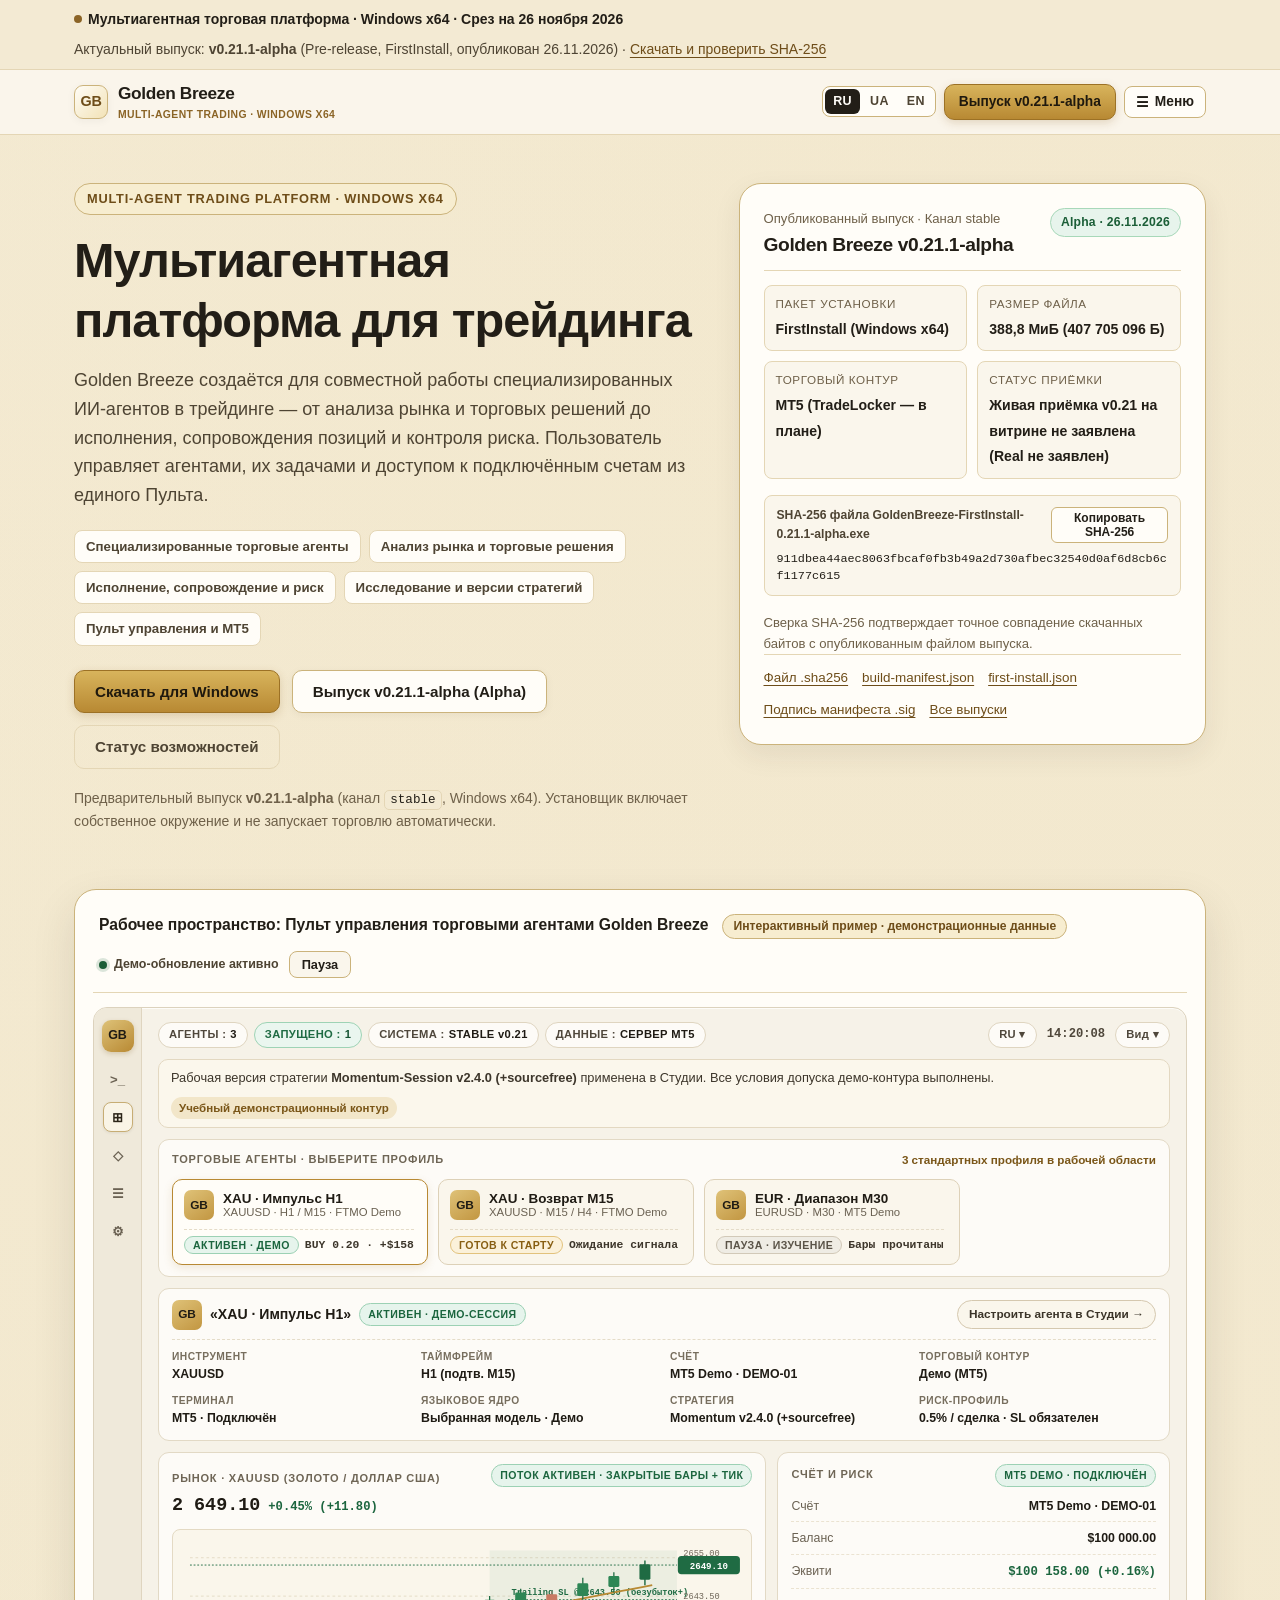
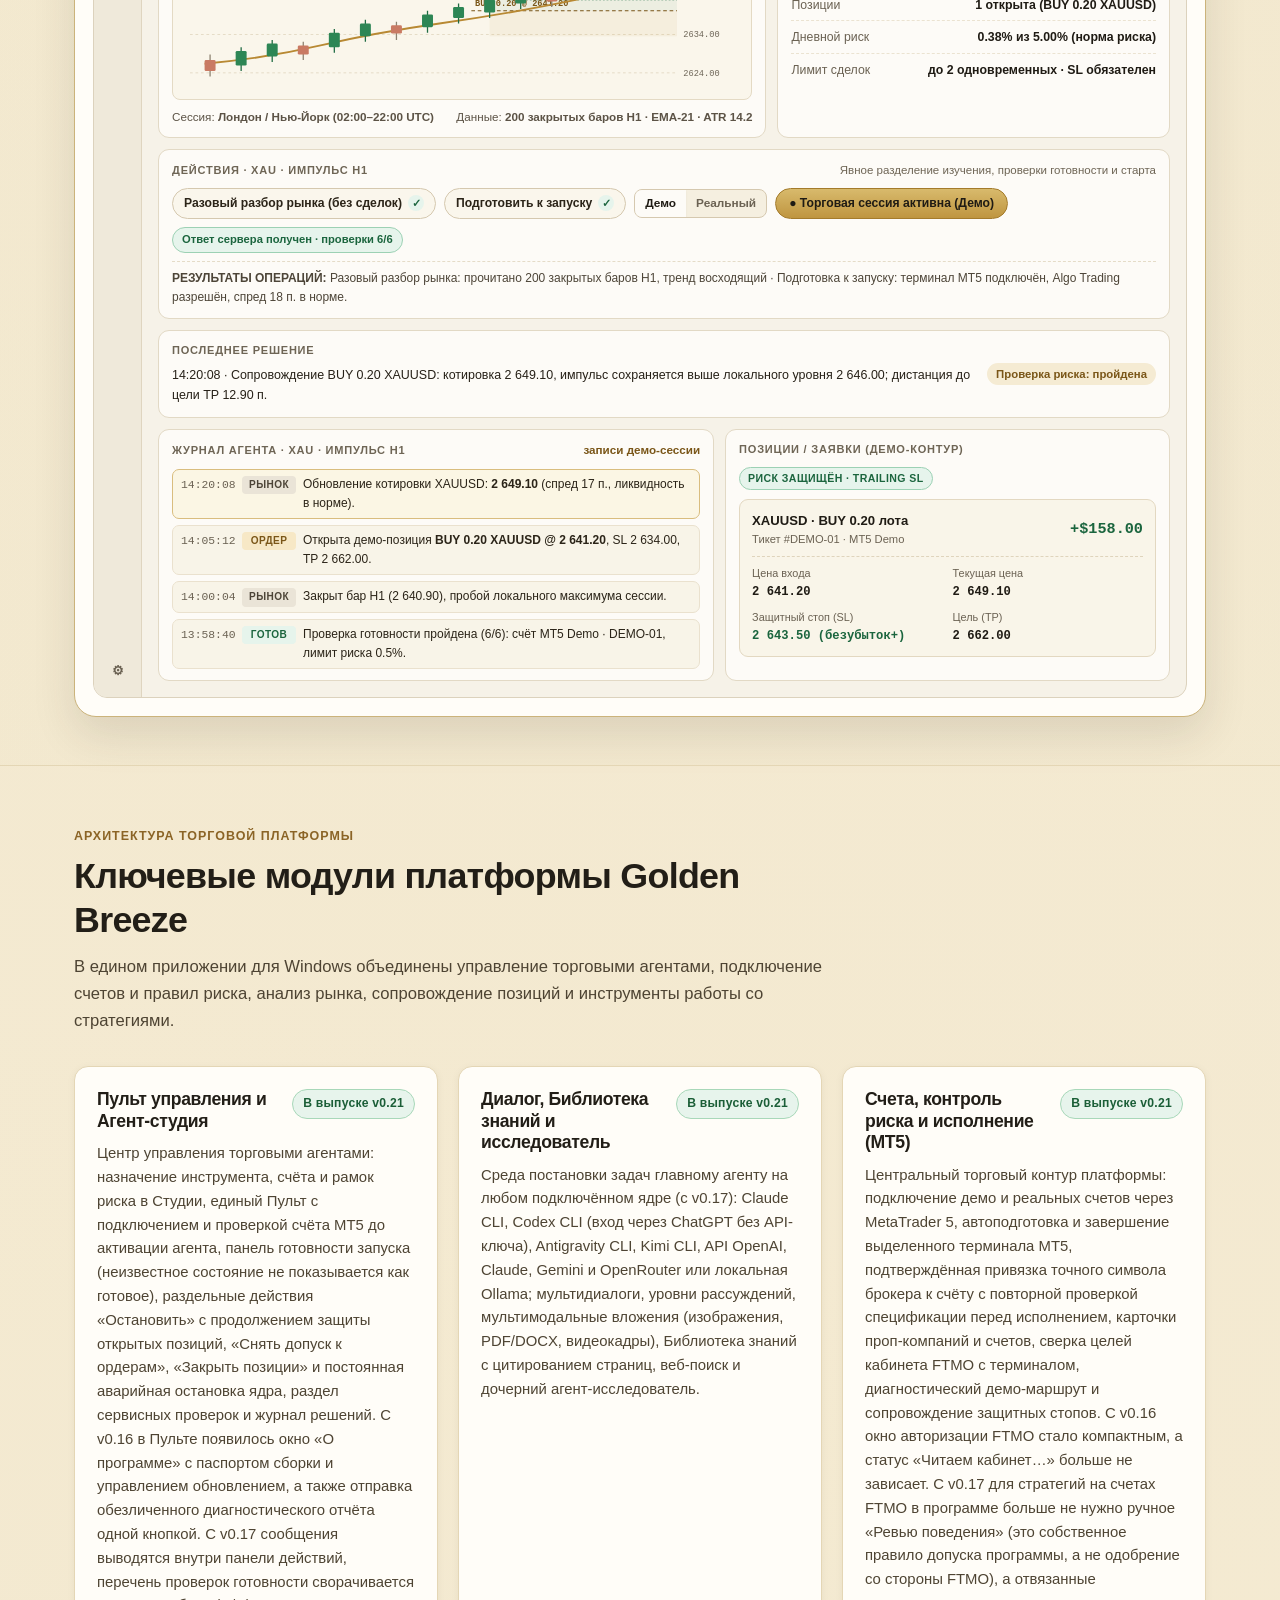
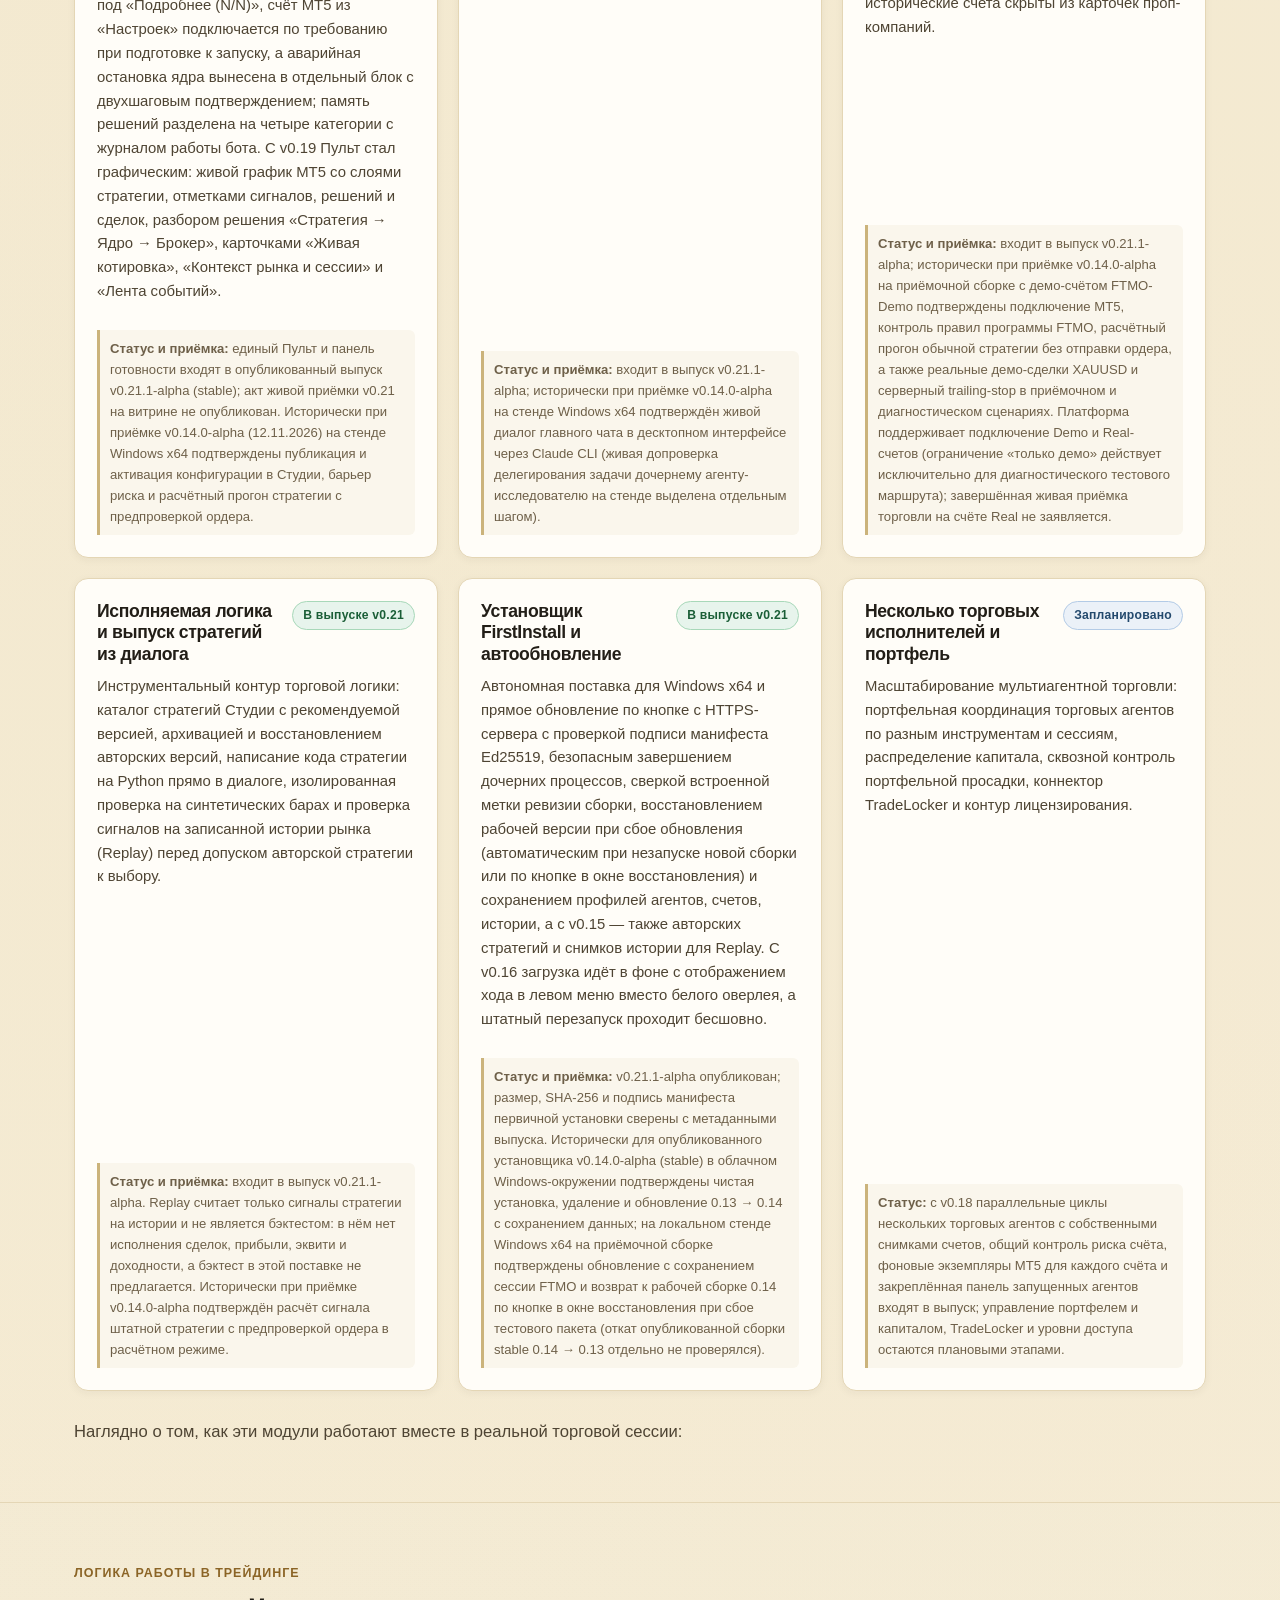
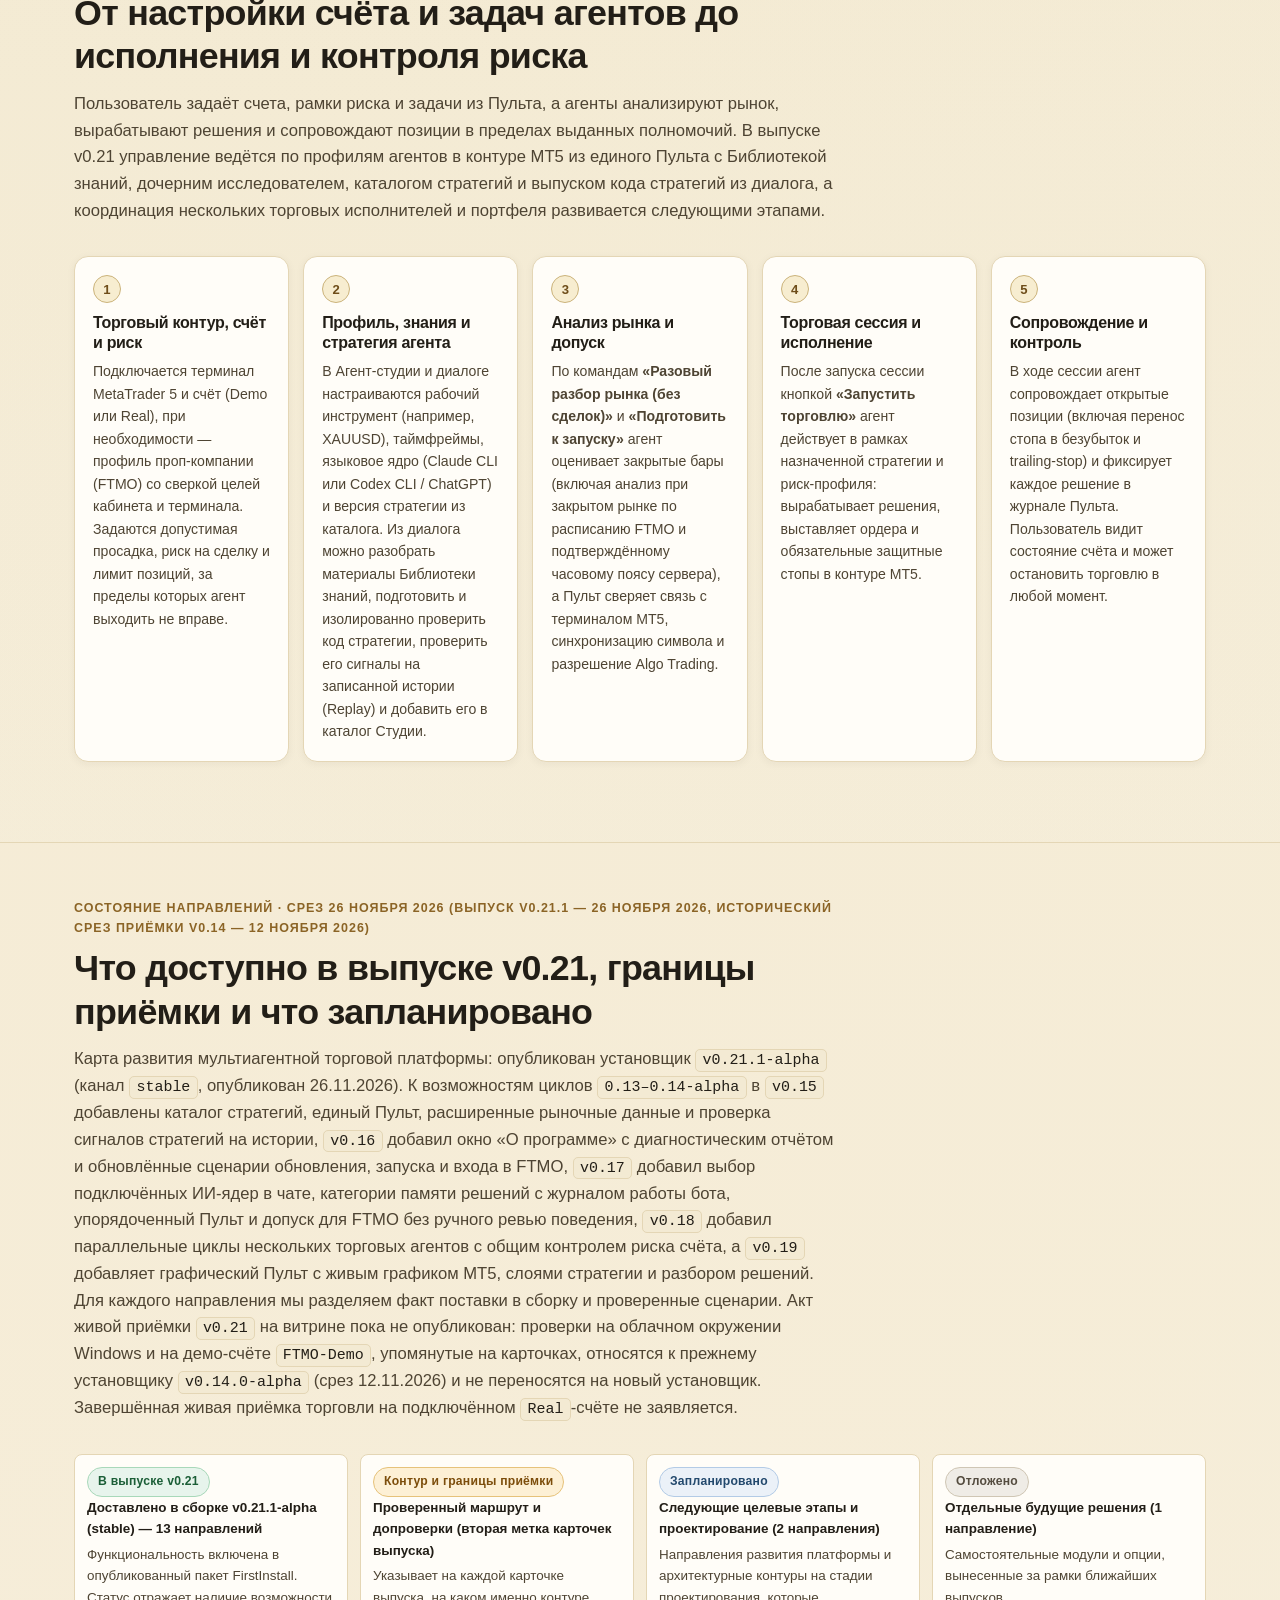
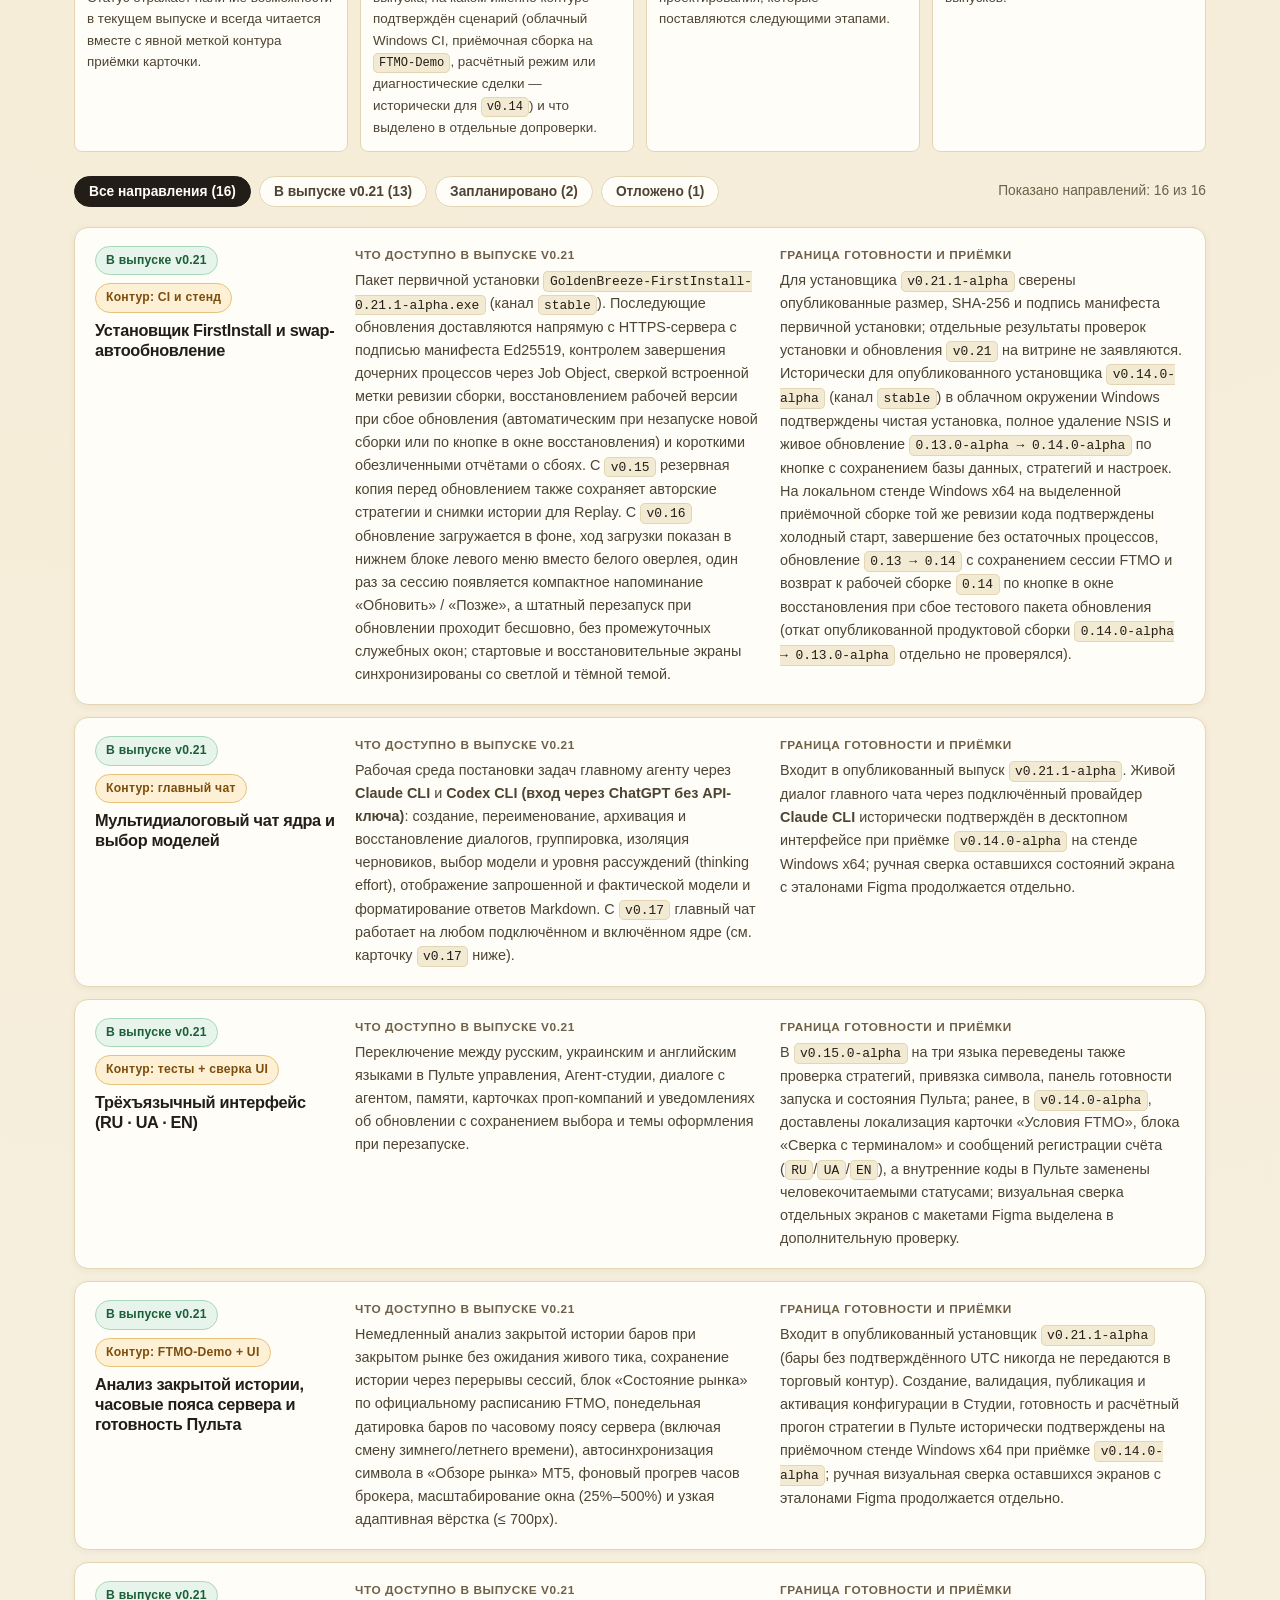
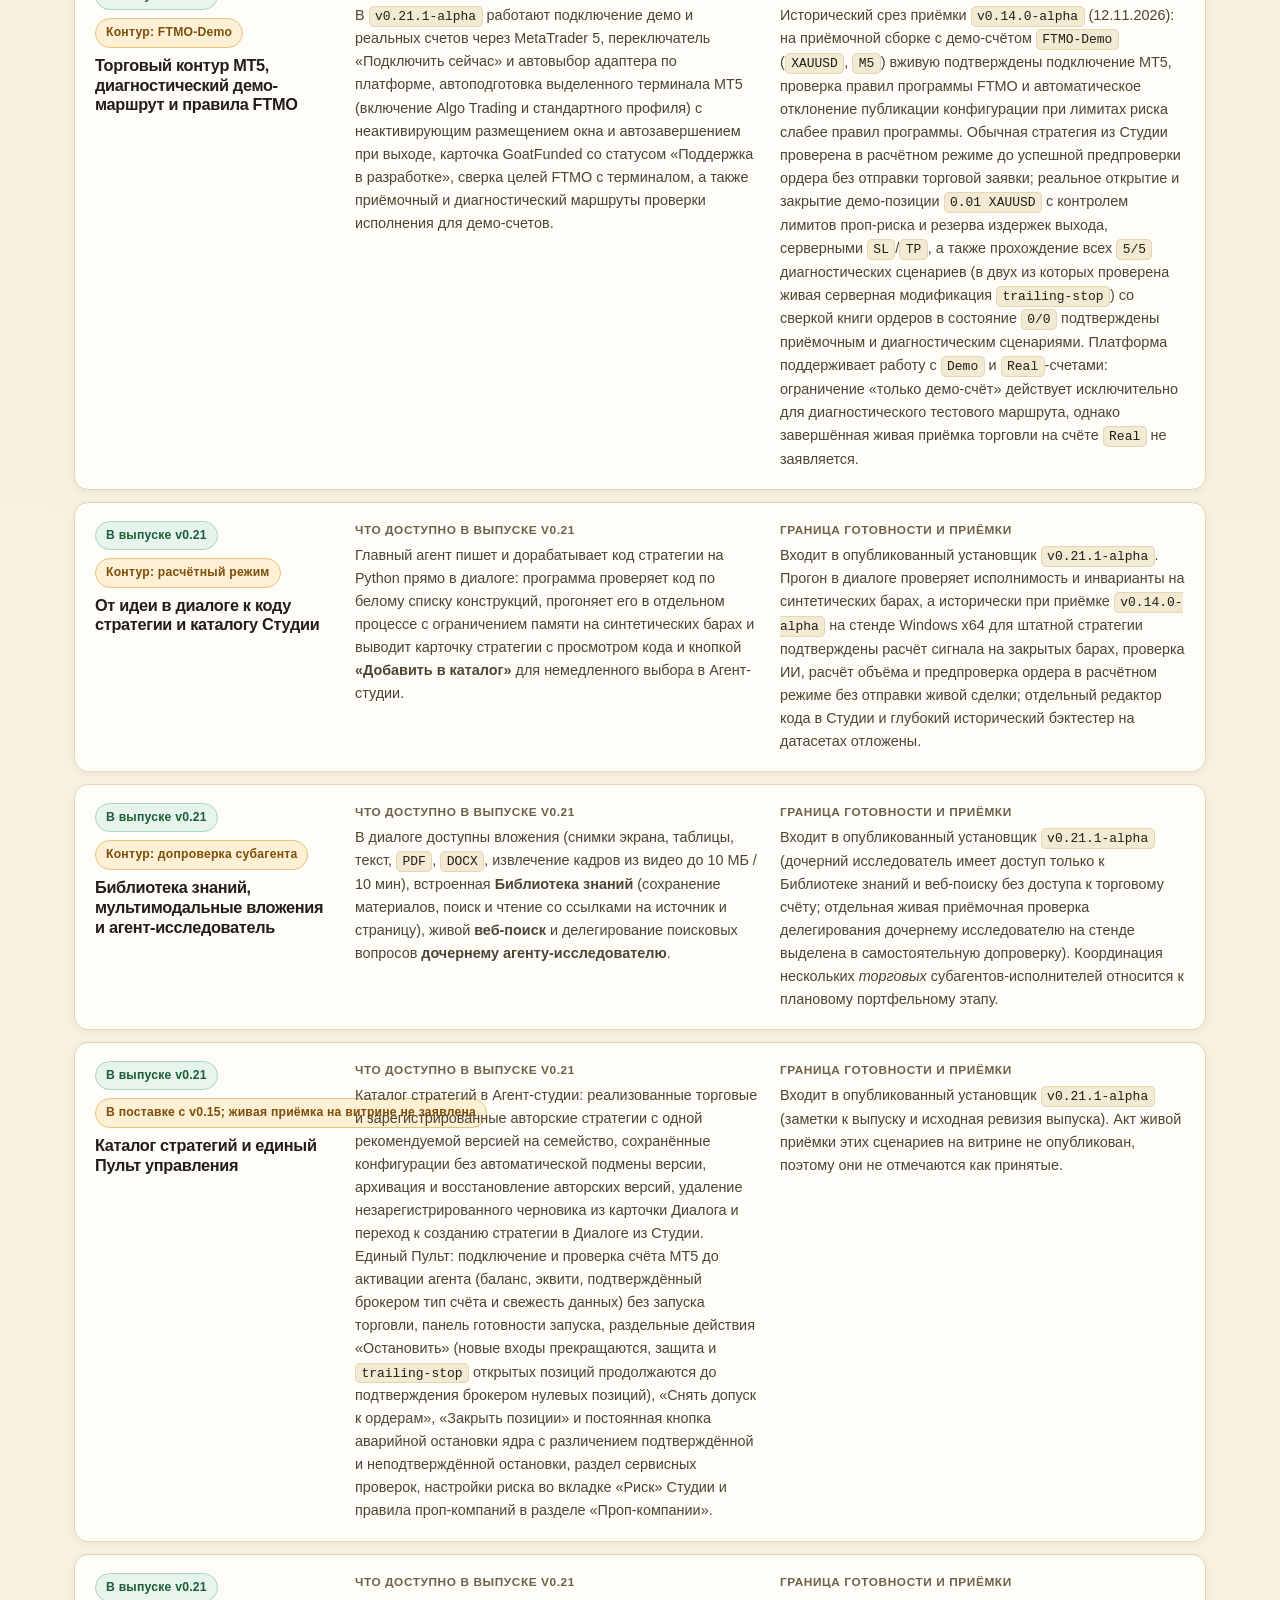
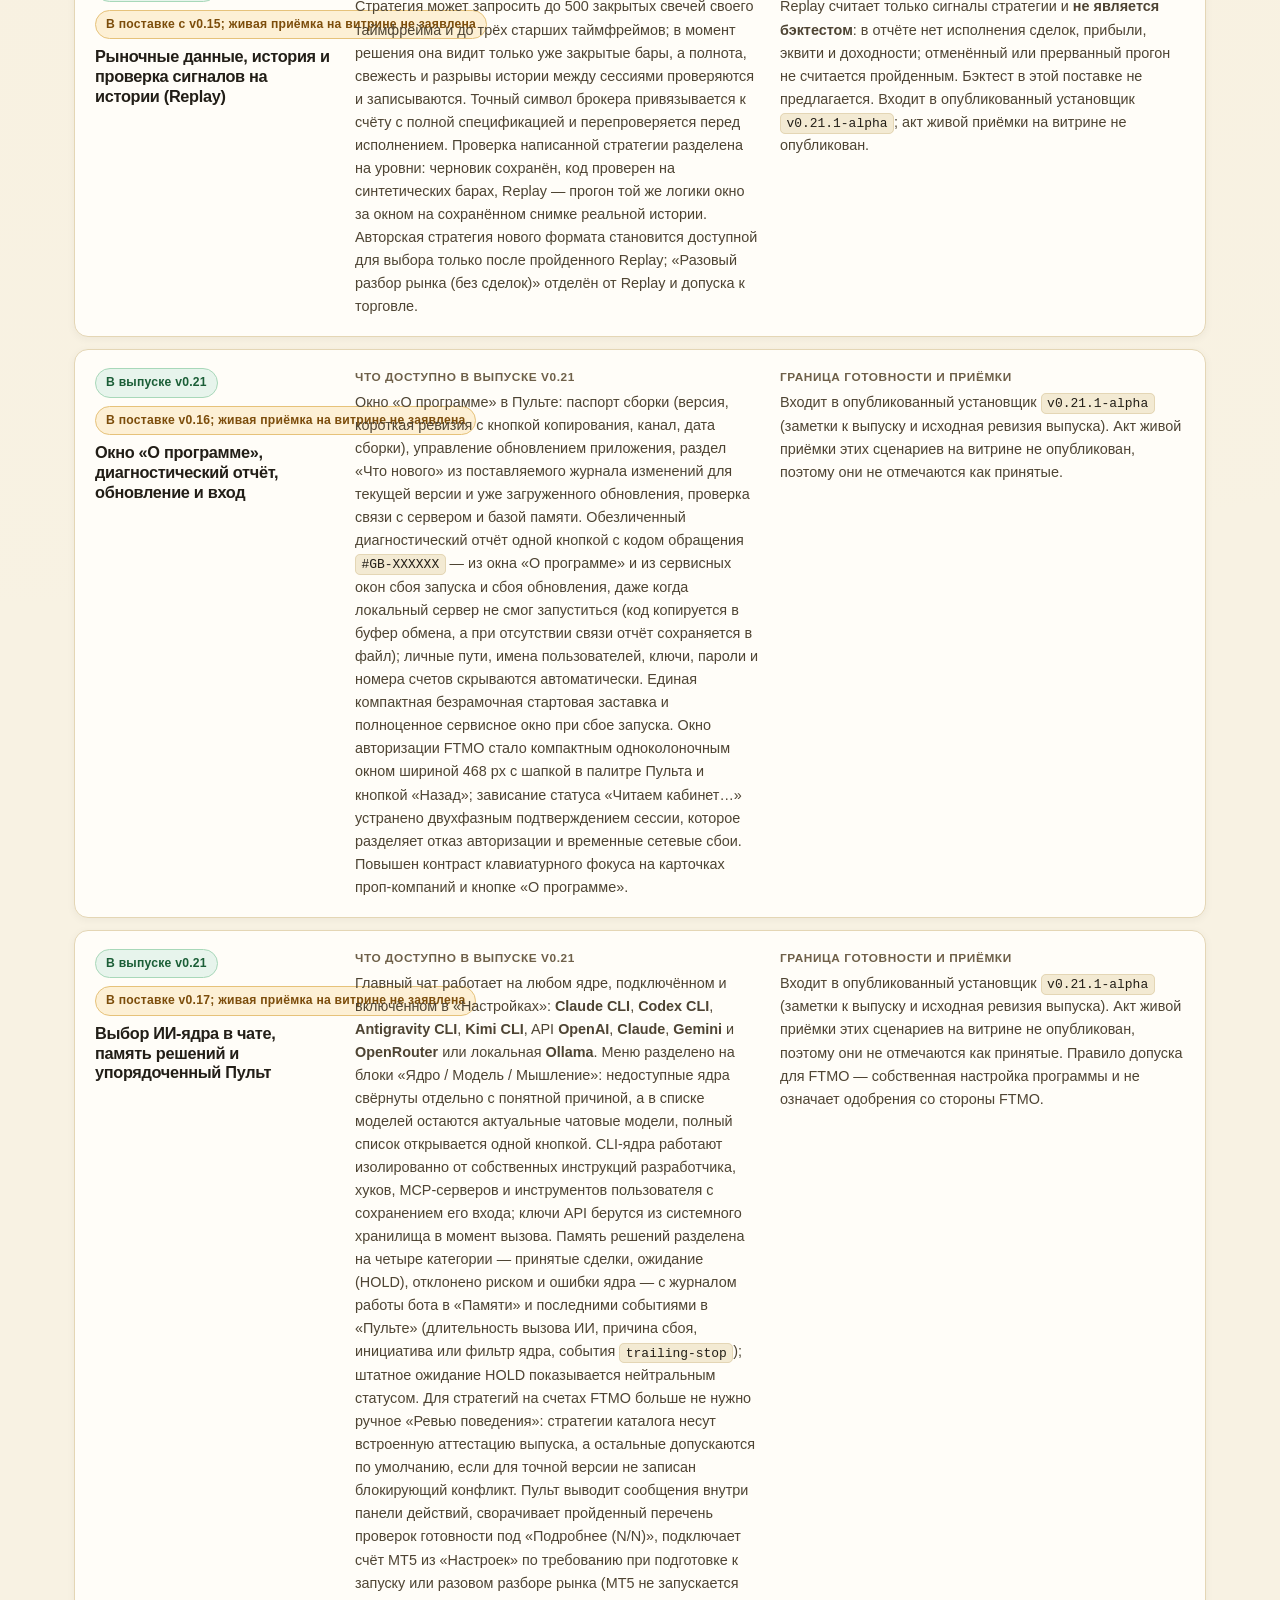
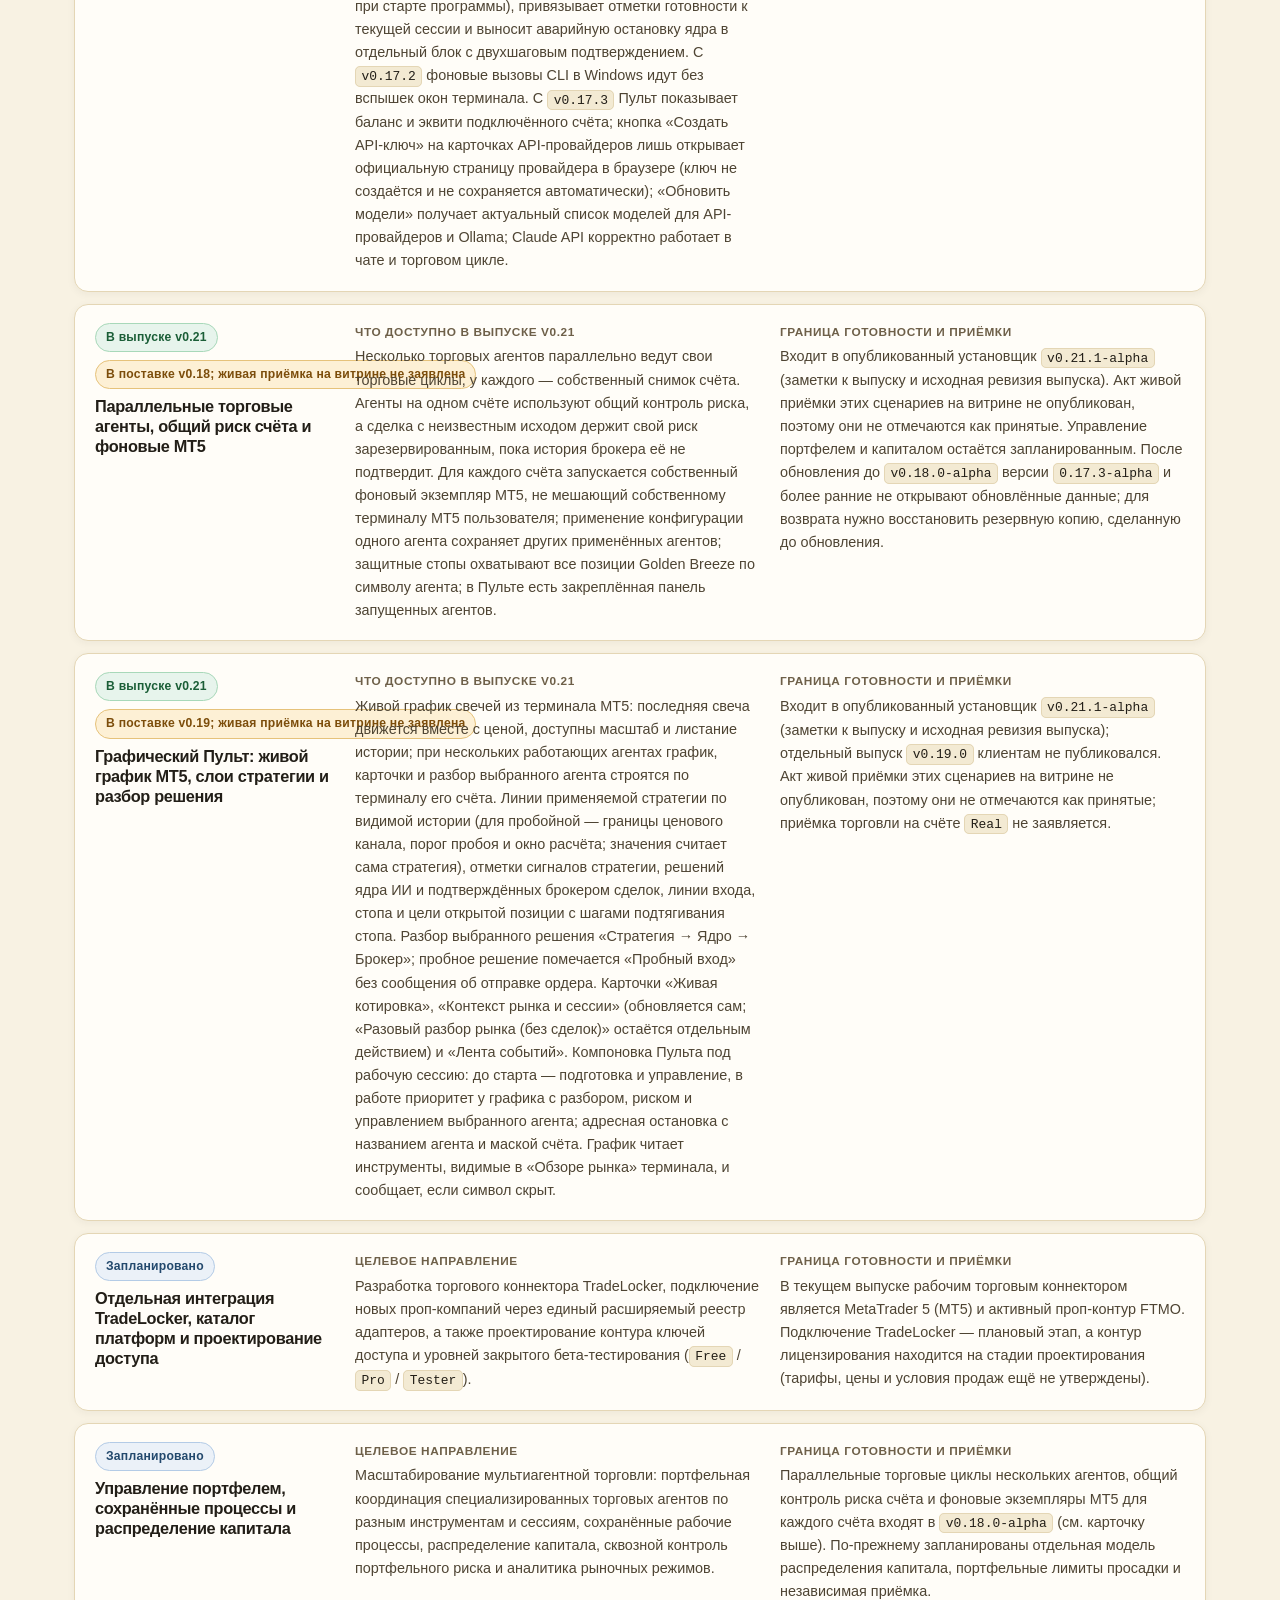
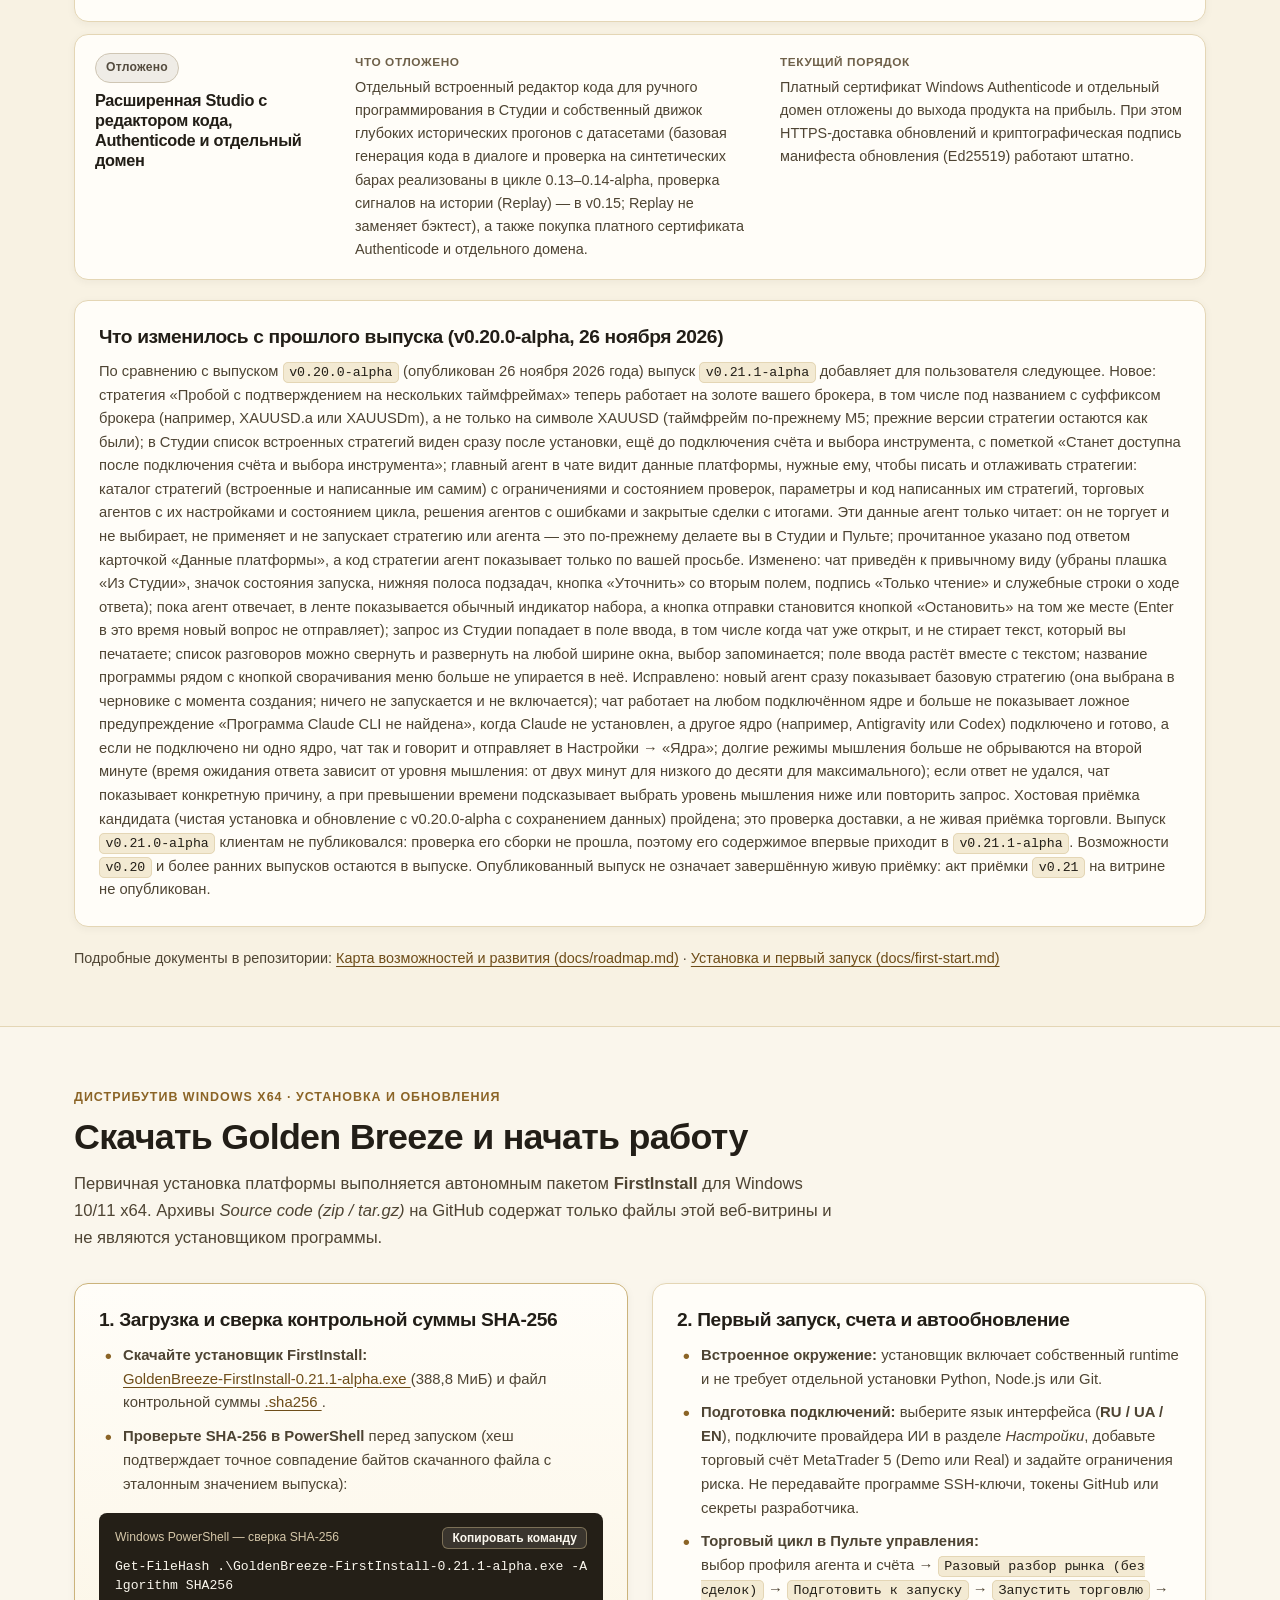
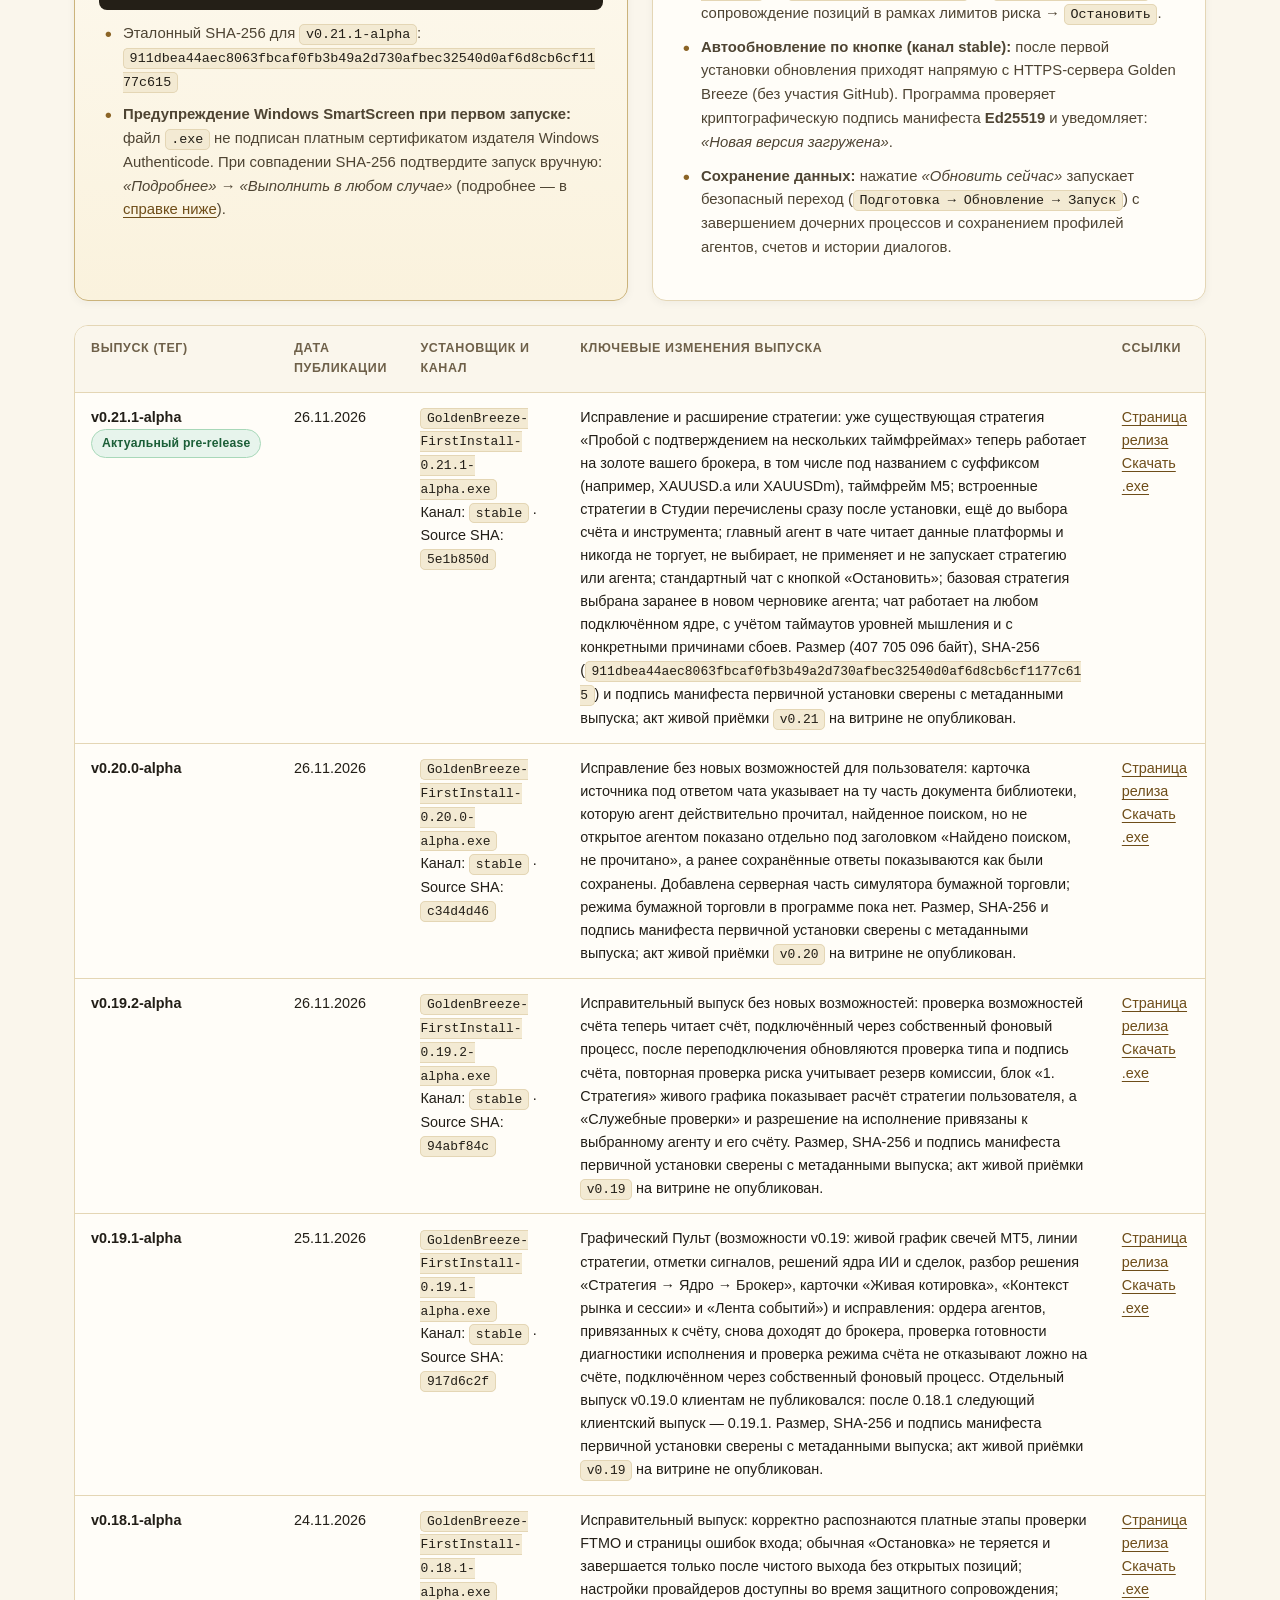
<file: docs/index.html>
<!DOCTYPE html>
<html lang="ru">
<head>
  <meta charset="utf-8">
  <meta name="viewport" content="width=device-width, initial-scale=1">
  <title>Golden Breeze — Мультиагентная платформа для трейдинга</title>
  <meta name="description" content="Golden Breeze — мультиагентная платформа для трейдинга на Windows x64: совместная работа специализированных ИИ-агентов от анализа рынка и торговых решений до исполнения, сопровождения позиций и контроля риска под управлением пользователя.">
  <meta name="theme-color" content="#FAF6EC">
  <link rel="canonical" href="https://nikolaykazakovvs-ux.github.io/golden-breeze-releases/">
  <link rel="alternate" hreflang="ru" href="https://nikolaykazakovvs-ux.github.io/golden-breeze-releases/">
  <link rel="alternate" hreflang="uk" href="https://nikolaykazakovvs-ux.github.io/golden-breeze-releases/uk/">
  <link rel="alternate" hreflang="en" href="https://nikolaykazakovvs-ux.github.io/golden-breeze-releases/en/">
  <link rel="alternate" hreflang="x-default" href="https://nikolaykazakovvs-ux.github.io/golden-breeze-releases/">
  <link rel="icon" type="image/svg+xml" href="./assets/brand/favicon.svg">
  <link rel="stylesheet" href="./styles.css">
</head>
<body>
  <a class="skip-link" href="#main-content">Перейти к основному содержанию</a>

  <!-- Плашка актуального выпуска -->
  <div class="access-banner" role="region" aria-label="Сведения о текущем выпуске">
    <div class="container access-banner__inner">
      <span class="access-banner__badge">
        <span class="access-banner__dot" aria-hidden="true"></span>
        Мультиагентная торговая платформа · Windows x64 · Срез на 26 ноября 2026
      </span>
      <span>
        Актуальный выпуск: <strong>v0.21.1-alpha</strong> (Pre-release, FirstInstall, опубликован 26.11.2026) · <a href="#download">Скачать и проверить SHA-256</a>
      </span>
    </div>
  </div>

  <!-- Шапка и навигация -->
  <header class="site-header">
    <div class="container site-header__inner">
      <a class="brand-logo" href="#top" aria-label="Golden Breeze — наверх страницы">
        <span class="brand-logo__mark" aria-hidden="true">GB</span>
        <span class="brand-logo__text">
          Golden Breeze
          <span class="brand-logo__meta">Multi-Agent Trading · Windows x64</span>
        </span>
      </a>

      <!-- Основная навигация по разделам -->
      <nav id="site-nav" class="site-nav" aria-label="Основная навигация">
        <ul class="site-nav__list">
          <li><a class="site-nav__link" href="#capabilities">Возможности</a></li>
          <li><a class="site-nav__link" href="#user-journey">Путь пользователя</a></li>
          <li><a class="site-nav__link" href="#roadmap">Статусы и план</a></li>
          <li><a class="site-nav__link" href="#download">Скачать и старт</a></li>
          <li><a class="site-nav__link" href="#partners">Партнёрам</a></li>
        </ul>
      </nav>

      <!-- Постоянные действия в шапке (всегда видны ВНЕ выпадающего списка разделов) -->
      <div class="site-header__actions">
        <div class="lang-switch" role="group" aria-label="Выбор языка страницы">
          <a
            class="lang-switch__link is-active"
            href="./"
            lang="ru"
            hreflang="ru"
            aria-current="page"
            aria-label="Русская версия (текущая)"
            data-lang-switch="ru"
          >RU</a>
          <a
            class="lang-switch__link"
            href="./uk/"
            lang="uk"
            hreflang="uk"
            aria-label="Перейти на українську версію"
            data-lang-switch="uk"
          >UA</a>
          <a
            class="lang-switch__link"
            href="./en/"
            lang="en"
            hreflang="en"
            aria-label="Switch to English version"
            data-lang-switch="en"
          >EN</a>
        </div>

        <a
          class="btn btn--primary btn--sm header-release-btn"
          href="https://github.com/nikolaykazakovvs-ux/golden-breeze-releases/releases/tag/v0.21.1-alpha"
          aria-label="Выпуск v0.21.1-alpha"
        >
          <span class="header-release-btn__full">Выпуск v0.21.1-alpha</span>
          <span class="header-release-btn__short" aria-hidden="true">v0.21-alpha</span>
        </a>

        <button
          id="nav-toggle"
          class="nav-toggle"
          type="button"
          aria-expanded="false"
          aria-controls="site-nav"
          aria-label="Открыть или закрыть меню разделов"
        >
          <span class="nav-toggle__icon" aria-hidden="true">☰</span>
          <span class="nav-toggle__text">Меню</span>
        </button>
      </div>
    </div>
  </header>

  <main id="main-content">
    <!-- HERO -->
    <section id="top" class="hero" aria-labelledby="hero-title">
      <div class="container hero__grid">
        <div>
          <div class="hero__eyebrow">Multi-Agent Trading Platform · Windows x64</div>
          <h1 id="hero-title" class="hero__title">
            Мультиагентная платформа для трейдинга
          </h1>
          <p class="hero__lead">
            Golden Breeze создаётся для совместной работы специализированных ИИ-агентов в трейдинге — от анализа рынка и торговых решений до исполнения, сопровождения позиций и контроля риска. Пользователь управляет агентами, их задачами и доступом к подключённым счетам из единого Пульта.
          </p>

          <div class="hero__Chips" aria-label="Ключевые характеристики платформы">
            <span class="chip">Специализированные торговые агенты</span>
            <span class="chip">Анализ рынка и торговые решения</span>
            <span class="chip">Исполнение, сопровождение и риск</span>
            <span class="chip">Исследование и версии стратегий</span>
            <span class="chip">Пульт управления и MT5</span>
          </div>

          <div class="hero__actions">
            <a
              class="btn btn--primary"
              href="https://github.com/nikolaykazakovvs-ux/golden-breeze-releases/releases/download/v0.21.1-alpha/GoldenBreeze-FirstInstall-0.21.1-alpha.exe"
            >
              Скачать для Windows
            </a>
            <a
              class="btn btn--secondary"
              href="https://github.com/nikolaykazakovvs-ux/golden-breeze-releases/releases/tag/v0.21.1-alpha"
            >
              Выпуск v0.21.1-alpha (Alpha)
            </a>
            <a class="btn btn--ghost" href="#roadmap">
              Статус возможностей
            </a>
          </div>

          <p class="hero__note">
            Предварительный выпуск <strong>v0.21.1-alpha</strong> (канал <code>stable</code>, Windows x64). Установщик включает собственное окружение и не запускает торговлю автоматически.
          </p>
        </div>

        <!-- Карточка актуального опубликованного релиза -->
        <aside class="release-card" aria-labelledby="release-card-heading">
          <div class="release-card__header">
            <div>
              <p class="release-card__meta">Опубликованный выпуск · Канал stable</p>
              <h2 id="release-card-heading" class="release-card__title">Golden Breeze v0.21.1-alpha</h2>
            </div>
            <span class="badge badge--released">Alpha · 26.11.2026</span>
          </div>

          <div class="release-card__specs">
            <div class="spec-box">
              <span class="spec-box__label">Пакет установки</span>
              <span class="spec-box__value">FirstInstall (Windows x64)</span>
            </div>
            <div class="spec-box">
              <span class="spec-box__label">Размер файла</span>
              <span class="spec-box__value">388,8 МиБ (407 705 096 Б)</span>
            </div>
            <div class="spec-box">
              <span class="spec-box__label">Торговый контур</span>
              <span class="spec-box__value">MT5 (TradeLocker — в плане)</span>
            </div>
            <div class="spec-box">
              <span class="spec-box__label">Статус приёмки</span>
              <span class="spec-box__value">Живая приёмка v0.21 на витрине не заявлена (Real не заявлен)</span>
            </div>
          </div>

          <div class="hash-box">
            <div class="hash-box__header">
              <span class="hash-box__label">SHA-256 файла GoldenBreeze-FirstInstall-0.21.1-alpha.exe</span>
              <button class="copy-btn" type="button" data-copy-target="hero-sha256">
                Копировать SHA-256
              </button>
            </div>
            <code id="hero-sha256" class="hash-box__code">911dbea44aec8063fbcaf0fb3b49a2d730afbec32540d0af6d8cb6cf1177c615</code>
          </div>

          <p class="release-card__meta">
            Сверка SHA-256 подтверждает точное совпадение скачанных байтов с опубликованным файлом выпуска.
          </p>

          <div class="release-card__links">
            <a href="https://github.com/nikolaykazakovvs-ux/golden-breeze-releases/releases/download/v0.21.1-alpha/GoldenBreeze-FirstInstall-0.21.1-alpha.exe.sha256">Файл .sha256</a>
            <a href="https://github.com/nikolaykazakovvs-ux/golden-breeze-releases/releases/download/v0.21.1-alpha/build-manifest.json">build-manifest.json</a>
            <a href="https://github.com/nikolaykazakovvs-ux/golden-breeze-releases/releases/download/v0.21.1-alpha/first-install.json">first-install.json</a>
            <a href="https://github.com/nikolaykazakovvs-ux/golden-breeze-releases/releases/download/v0.21.1-alpha/first-install.json.sig">Подпись манифеста .sig</a>
            <a href="https://github.com/nikolaykazakovvs-ux/golden-breeze-releases/releases">Все выпуски</a>
          </div>
        </aside>
      </div>
    </section>

    <!-- ВИТРИНА ИНТЕРФЕЙСА (ИНТЕРАКТИВНЫЙ ПРИМЕР ПУЛЬТА С ДЕМО-ДАННЫМИ) -->
    <section class="showcase" aria-labelledby="showcase-heading">
      <div class="container">
        <div class="showcase__frame">
          <div class="showcase__topbar">
            <div class="showcase__title-group">
              <div id="showcase-heading" class="showcase__title">
                <span>Рабочее пространство: Пульт управления торговыми агентами Golden Breeze</span>
              </div>
              <span class="showcase__caption-tag">
                Интерактивный пример · демонстрационные данные
              </span>
            </div>
            <div class="showcase__controls">
              <span id="pult-anim-status" class="pult-demo__live-indicator" aria-live="polite">
                <span class="pult-demo__live-dot" aria-hidden="true"></span>
                <span id="pult-anim-status-text">Демо-обновление активно</span>
              </span>
              <button
                id="pult-anim-toggle"
                class="pult-demo__ctrl-btn"
                type="button"
                aria-pressed="false"
                aria-label="Приостановить или запустить демонстрационную анимацию Пульта"
              >
                Пауза
              </button>
            </div>
          </div>

          <!-- Нативная композиция Пульта управления -->
          <div class="pult-demo" role="region" aria-label="Демонстрационный макет Пульта управления Golden Breeze">
            <!-- Левая узкая панель навигации приложения -->
            <aside class="pult-demo__rail" aria-hidden="true">
              <div class="pult-demo__rail-top">
                <div class="pult-demo__gb-logo">GB</div>
                <div class="pult-demo__rail-btn" title="Диалог с агентом">&gt;_</div>
                <div class="pult-demo__rail-btn pult-demo__rail-btn--active" title="Пульт управления">⊞</div>
                <div class="pult-demo__rail-btn" title="Агент-студия">◇</div>
                <div class="pult-demo__rail-btn" title="Каталог стратегий">☰</div>
                <div class="pult-demo__rail-btn" title="Правила и счета">⚙</div>
              </div>
              <div class="pult-demo__rail-bottom">
                <div class="pult-demo__rail-btn" title="Настройки">⚙</div>
              </div>
            </aside>

            <!-- Основная рабочая область Пульта -->
            <div class="pult-demo__canvas">
              <!-- Верхняя строка состояния системы -->
              <div class="pult-demo__sysbar">
                <div class="pult-demo__sys-pills">
                  <span class="pult-sys-pill">АГЕНТЫ : <strong>3</strong></span>
                  <span class="pult-sys-pill pult-sys-pill--ok">ЗАПУЩЕНО : <strong id="pult-sys-running">1</strong></span>
                  <span class="pult-sys-pill">СИСТЕМА : <strong>STABLE v0.21</strong></span>
                  <span class="pult-sys-pill">ДАННЫЕ : <strong>СЕРВЕР MT5</strong></span>
                </div>
                <div class="pult-demo__sys-right">
                  <span class="pult-sys-pill">RU ▾</span>
                  <span id="pult-demo-clock" class="pult-demo__clock">14:20:05</span>
                  <span class="pult-sys-pill">Вид ▾</span>
                </div>
              </div>

              <!-- Информационная полоса статуса рабочей версии -->
              <div class="pult-demo__notice-bar">
                <span id="pult-studio-banner">
                  Рабочая версия стратегии <strong>Momentum-Session v2.4.0 (+sourcefree)</strong> применена в Студии. Все условия допуска демо-контура выполнены.
                </span>
                <span class="pult-demo__notice-meta">Учебный демонстрационный контур</span>
              </div>

              <!-- Блок ТОРГОВЫЕ АГЕНТЫ (стандартные компактные карточки, а не одна растянутая полоса) -->
              <div class="pult-demo__section-box">
                <div class="pult-demo__section-head">
                  <span class="pult-demo__section-label">ТОРГОВЫЕ АГЕНТЫ · ВЫБЕРИТЕ ПРОФИЛЬ</span>
                  <span class="pult-demo__section-hint">3 стандартных профиля в рабочей области</span>
                </div>
                <div class="pult-demo__agents-grid" role="tablist" aria-label="Демонстрационные профили торговых агентов">
                  <!-- Карточка профиля 1 -->
                  <button
                    type="button"
                    role="tab"
                    id="pult-tab-xau-h1"
                    class="pult-agent-card is-selected"
                    data-agent-profile="xau-h1"
                    aria-selected="true"
                  >
                    <div class="pult-agent-card__top">
                      <span class="pult-agent-card__avatar">GB</span>
                      <div class="pult-agent-card__titles">
                        <span class="pult-agent-card__name">XAU · Импульс H1</span>
                        <span class="pult-agent-card__sub">XAUUSD · H1 / M15 · FTMO Demo</span>
                      </div>
                    </div>
                    <div class="pult-agent-card__bottom">
                      <span class="pult-status-tag pult-status-tag--active">АКТИВЕН · ДЕМО</span>
                      <span class="pult-agent-card__metric" id="pult-card-metric-xau-h1">BUY 0.20 · +$144</span>
                    </div>
                  </button>

                  <!-- Карточка профиля 2 -->
                  <button
                    type="button"
                    role="tab"
                    id="pult-tab-xau-m15"
                    class="pult-agent-card"
                    data-agent-profile="xau-m15"
                    aria-selected="false"
                  >
                    <div class="pult-agent-card__top">
                      <span class="pult-agent-card__avatar">GB</span>
                      <div class="pult-agent-card__titles">
                        <span class="pult-agent-card__name">XAU · Возврат M15</span>
                        <span class="pult-agent-card__sub">XAUUSD · M15 / H4 · FTMO Demo</span>
                      </div>
                    </div>
                    <div class="pult-agent-card__bottom">
                      <span class="pult-status-tag pult-status-tag--ready">ГОТОВ К СТАРТУ</span>
                      <span class="pult-agent-card__metric">Ожидание сигнала</span>
                    </div>
                  </button>

                  <!-- Карточка профиля 3 -->
                  <button
                    type="button"
                    role="tab"
                    id="pult-tab-eur-m30"
                    class="pult-agent-card"
                    data-agent-profile="eur-m30"
                    aria-selected="false"
                  >
                    <div class="pult-agent-card__top">
                      <span class="pult-agent-card__avatar">GB</span>
                      <div class="pult-agent-card__titles">
                        <span class="pult-agent-card__name">EUR · Диапазон M30</span>
                        <span class="pult-agent-card__sub">EURUSD · M30 · MT5 Demo</span>
                      </div>
                    </div>
                    <div class="pult-agent-card__bottom">
                      <span class="pult-status-tag pult-status-tag--paused">ПАУЗА · ИЗУЧЕНИЕ</span>
                      <span class="pult-agent-card__metric">Бары прочитаны</span>
                    </div>
                  </button>
                </div>
              </div>

              <!-- Паспорт выбранного агента -->
              <div class="pult-demo__section-box pult-demo__passport">
                <div class="pult-demo__passport-top">
                  <div class="pult-demo__passport-id">
                    <span class="pult-agent-card__avatar">GB</span>
                    <strong id="pult-active-name" class="pult-demo__passport-name">«XAU · Импульс H1»</strong>
                    <span id="pult-active-badge" class="pult-status-tag pult-status-tag--active">АКТИВЕН · ДЕМО-СЕССИЯ</span>
                  </div>
                  <span class="pult-demo__studio-pill">Настроить агента в Студии →</span>
                </div>

                <div class="pult-demo__specs-row">
                  <div class="pult-spec-cell">
                    <span class="pult-spec-cell__label">ИНСТРУМЕНТ</span>
                    <strong id="pult-spec-symbol" class="pult-spec-cell__val">XAUUSD</strong>
                  </div>
                  <div class="pult-spec-cell">
                    <span class="pult-spec-cell__label">ТАЙМФРЕЙМ</span>
                    <strong id="pult-spec-tf" class="pult-spec-cell__val">H1 (подтв. M15)</strong>
                  </div>
                  <div class="pult-spec-cell">
                    <span class="pult-spec-cell__label">СЧЁТ</span>
                    <strong id="pult-spec-account" class="pult-spec-cell__val">MT5 Demo · DEMO-01</strong>
                  </div>
                  <div class="pult-spec-cell">
                    <span class="pult-spec-cell__label">ТОРГОВЫЙ КОНТУР</span>
                    <strong id="pult-spec-contour" class="pult-spec-cell__val">Демо (MT5)</strong>
                  </div>
                  <div class="pult-spec-cell">
                    <span class="pult-spec-cell__label">ТЕРМИНАЛ</span>
                    <strong id="pult-spec-terminal" class="pult-spec-cell__val">MT5 · Подключён</strong>
                  </div>
                  <div class="pult-spec-cell">
                    <span class="pult-spec-cell__label">ЯЗЫКОВОЕ ЯДРО</span>
                    <strong id="pult-spec-llm" class="pult-spec-cell__val">Выбранная модель · Демо</strong>
                  </div>
                  <div class="pult-spec-cell">
                    <span class="pult-spec-cell__label">СТРАТЕГИЯ</span>
                    <strong id="pult-spec-strategy" class="pult-spec-cell__val">Momentum v2.4.0 (+sourcefree)</strong>
                  </div>
                  <div class="pult-spec-cell">
                    <span class="pult-spec-cell__label">РИСК-ПРОФИЛЬ</span>
                    <strong id="pult-spec-risk" class="pult-spec-cell__val">0.5% / сделка · SL обязателен</strong>
                  </div>
                </div>
              </div>

              <!-- Средний ряд: РЫНОК (график и котировка) + СЧЁТ И РИСК -->
              <div class="pult-demo__mid-grid">
                <!-- Панель РЫНОК -->
                <div class="pult-demo__section-box pult-demo__market-box">
                  <div class="pult-demo__market-head">
                    <div class="pult-demo__market-title">
                      <span class="pult-demo__section-label" id="pult-market-label">РЫНОК · XAUUSD (ЗОЛОТО / ДОЛЛАР США)</span>
                      <div class="pult-demo__quote-row">
                        <strong id="pult-market-price" class="pult-demo__price">2 648.40</strong>
                        <span id="pult-market-delta" class="pult-demo__delta pult-demo__delta--up">+0.42% (+11.10)</span>
                      </div>
                    </div>
                    <span id="pult-market-state" class="pult-status-tag pult-status-tag--active">ПОТОК АКТИВЕН · ЗАКРЫТЫЕ БАРЫ + ТИК</span>
                  </div>

                  <!-- Встроенный SVG-график с японскими свечами, EMA и уровнями позиции -->
                  <div class="pult-demo__chart-wrap">
                    <svg
                      id="pult-chart-svg"
                      class="pult-demo__chart-svg"
                      viewBox="0 0 620 176"
                      role="img"
                      aria-label="Демонстрационный график цены с закрытыми барами, линией EMA-21, уровнем входа и защитным стоп-лоссом"
                    >
                      <!-- Горизонтальная сетка -->
                      <line x1="12" y1="26" x2="545" y2="26" stroke="#E4DAC4" stroke-dasharray="3 3" />
                      <line x1="12" y1="68" x2="545" y2="68" stroke="#E4DAC4" stroke-dasharray="3 3" />
                      <line x1="12" y1="110" x2="545" y2="110" stroke="#E4DAC4" stroke-dasharray="3 3" />
                      <line x1="12" y1="152" x2="545" y2="152" stroke="#E4DAC4" stroke-dasharray="3 3" />

                      <!-- Зона тейк-профита и защитного стопа -->
                      <rect id="pult-chart-tp-band" x="340" y="18" width="205" height="66" fill="rgba(31, 107, 67, 0.06)" />
                      <rect id="pult-chart-sl-band" x="340" y="84" width="205" height="28" fill="rgba(184, 137, 51, 0.08)" />

                      <!-- Уровень входа BUY -->
                      <line id="pult-chart-entry-line" x1="320" y1="84" x2="545" y2="84" stroke="#7A5618" stroke-width="1.2" stroke-dasharray="4 3" />
                      <text id="pult-chart-entry-text" x="324" y="79" fill="#7A5618" font-size="9.5" font-family="Consolas, monospace" font-weight="600">BUY 0.20 @ 2641.20</text>

                      <!-- Уровень защитного стопа (Trailing SL) -->
                      <line id="pult-chart-sl-line" x1="360" y1="72" x2="545" y2="72" stroke="#1F6B43" stroke-width="1.2" stroke-dasharray="2 2" />
                      <text id="pult-chart-sl-text" x="364" y="67" fill="#1F6B43" font-size="9.5" font-family="Consolas, monospace" font-weight="600">Trailing SL @ 2643.50 (безубыток+)</text>

                      <!-- Плавная линия EMA-21 -->
                      <path
                        id="pult-chart-ema"
                        d="M 28 142 Q 95 136, 155 122 T 285 98 T 415 76 T 518 56"
                        fill="none"
                        stroke="#B88933"
                        stroke-width="2"
                      />

                      <!-- Группа свечей (генерируется и обновляется детерминированно) -->
                      <g id="pult-chart-candles">
                        <!-- Свеча 1 -->
                        <line x1="34" y1="132" x2="34" y2="156" stroke="#8C8270" stroke-width="1.4" />
                        <rect x="28" y="138" width="12" height="12" rx="1.5" fill="#C97A63" />
                        <!-- Свеча 2 -->
                        <line x1="68" y1="124" x2="68" y2="150" stroke="#1F6B43" stroke-width="1.4" />
                        <rect x="62" y="128" width="12" height="16" rx="1.5" fill="#2D8655" />
                        <!-- Свеча 3 -->
                        <line x1="102" y1="116" x2="102" y2="140" stroke="#1F6B43" stroke-width="1.4" />
                        <rect x="96" y="120" width="12" height="14" rx="1.5" fill="#2D8655" />
                        <!-- Свеча 4 -->
                        <line x1="136" y1="118" x2="136" y2="138" stroke="#8C8270" stroke-width="1.4" />
                        <rect x="130" y="122" width="12" height="10" rx="1.5" fill="#C97A63" />
                        <!-- Свеча 5 -->
                        <line x1="170" y1="104" x2="170" y2="130" stroke="#1F6B43" stroke-width="1.4" />
                        <rect x="164" y="108" width="12" height="16" rx="1.5" fill="#2D8655" />
                        <!-- Свеча 6 -->
                        <line x1="204" y1="94" x2="204" y2="118" stroke="#1F6B43" stroke-width="1.4" />
                        <rect x="198" y="98" width="12" height="14" rx="1.5" fill="#2D8655" />
                        <!-- Свеча 7 -->
                        <line x1="238" y1="96" x2="238" y2="116" stroke="#8C8270" stroke-width="1.4" />
                        <rect x="232" y="100" width="12" height="9" rx="1.5" fill="#C97A63" />
                        <!-- Свеча 8 -->
                        <line x1="272" y1="84" x2="272" y2="108" stroke="#1F6B43" stroke-width="1.4" />
                        <rect x="266" y="88" width="12" height="14" rx="1.5" fill="#2D8655" />
                        <!-- Свеча 9 -->
                        <line x1="306" y1="76" x2="306" y2="98" stroke="#1F6B43" stroke-width="1.4" />
                        <rect x="300" y="80" width="12" height="12" rx="1.5" fill="#2D8655" />
                        <!-- Свеча 10 (вход) -->
                        <line x1="340" y1="68" x2="340" y2="92" stroke="#1F6B43" stroke-width="1.4" />
                        <rect x="334" y="72" width="12" height="14" rx="1.5" fill="#2D8655" />
                        <!-- Свеча 11 -->
                        <line x1="374" y1="60" x2="374" y2="82" stroke="#1F6B43" stroke-width="1.4" />
                        <rect x="368" y="64" width="12" height="12" rx="1.5" fill="#2D8655" />
                        <!-- Свеча 12 -->
                        <line x1="408" y1="62" x2="408" y2="80" stroke="#8C8270" stroke-width="1.4" />
                        <rect x="402" y="66" width="12" height="8" rx="1.5" fill="#C97A63" />
                        <!-- Свеча 13 -->
                        <line x1="442" y1="48" x2="442" y2="72" stroke="#1F6B43" stroke-width="1.4" />
                        <rect x="436" y="54" width="12" height="14" rx="1.5" fill="#2D8655" />
                        <!-- Свеча 14 -->
                        <line x1="476" y1="42" x2="476" y2="64" stroke="#1F6B43" stroke-width="1.4" />
                        <rect x="470" y="46" width="12" height="12" rx="1.5" fill="#2D8655" />
                        <!-- Свеча 15 (живая демо-свеча) -->
                        <line id="pult-live-wick" x1="510" y1="32" x2="510" y2="56" stroke="#1F6B43" stroke-width="1.6" />
                        <rect id="pult-live-body" x="504" y="36" width="12" height="14" rx="1.5" fill="#1F6B43" />
                      </g>

                      <!-- Линия текущей демо-цены и плашка справа -->
                      <line id="pult-price-line" x1="12" y1="38" x2="545" y2="38" stroke="#1F6B43" stroke-width="1" stroke-dasharray="2 2" />
                      <rect id="pult-price-tag-bg" x="546" y="28" width="68" height="20" rx="4" fill="#1F6B43" />
                      <text id="pult-price-tag-txt" x="580" y="42" fill="#FFFFFF" font-size="10" font-family="Consolas, monospace" font-weight="700" text-anchor="middle">2648.40</text>

                      <!-- Шкала цен справа -->
                      <text x="552" y="24" fill="#6E6658" font-size="9.5" font-family="Consolas, monospace">2655.00</text>
                      <text x="552" y="71" fill="#6E6658" font-size="9.5" font-family="Consolas, monospace">2643.50</text>
                      <text x="552" y="113" fill="#6E6658" font-size="9.5" font-family="Consolas, monospace">2634.00</text>
                      <text x="552" y="155" fill="#6E6658" font-size="9.5" font-family="Consolas, monospace">2624.00</text>
                    </svg>
                  </div>

                  <div class="pult-demo__market-foot">
                    <span id="pult-market-session">Сессия: <strong>Лондон / Нью-Йорк (02:00–22:00 UTC)</strong></span>
                    <span id="pult-market-bars">Данные: <strong>200 закрытых баров H1 · EMA-21 · ATR 14.2</strong></span>
                  </div>
                </div>

                <!-- Панель СЧЁТ И РИСК -->
                <div class="pult-demo__section-box pult-demo__account-box">
                  <div class="pult-demo__account-head">
                    <span class="pult-demo__section-label">СЧЁТ И РИСК</span>
                    <span id="pult-acc-status" class="pult-status-tag pult-status-tag--active">MT5 DEMO · ПОДКЛЮЧЁН</span>
                  </div>

                  <dl class="pult-demo__acc-list">
                    <div class="pult-demo__acc-row">
                      <dt>Счёт</dt>
                      <dd id="pult-acc-id">MT5 Demo · DEMO-01</dd>
                    </div>
                    <div class="pult-demo__acc-row">
                      <dt>Баланс</dt>
                      <dd id="pult-acc-balance">$100 000.00</dd>
                    </div>
                    <div class="pult-demo__acc-row">
                      <dt>Эквити</dt>
                      <dd id="pult-acc-equity" class="pult-demo__acc-val--up">$100 144.00 (+0.14%)</dd>
                    </div>
                    <div class="pult-demo__acc-row">
                      <dt>Позиции</dt>
                      <dd id="pult-acc-pos">1 открыта (BUY 0.20 XAUUSD)</dd>
                    </div>
                    <div class="pult-demo__acc-row">
                      <dt>Дневной риск</dt>
                      <dd id="pult-acc-dd">0.38% из 5.00% (норма риска)</dd>
                    </div>
                    <div class="pult-demo__acc-row">
                      <dt>Лимит сделок</dt>
                      <dd id="pult-acc-limit">до 2 одновременных · SL обязателен</dd>
                    </div>
                  </dl>
                </div>
              </div>

              <!-- Панель ДЕЙСТВИЯ -->
              <div class="pult-demo__section-box pult-demo__actions-box">
                <div class="pult-demo__actions-head">
                  <span id="pult-actions-title" class="pult-demo__section-label">ДЕЙСТВИЯ · XAU · ИМПУЛЬС H1</span>
                  <span class="pult-demo__actions-hint">Явное разделение изучения, проверки готовности и старта</span>
                </div>

                <div class="pult-demo__actions-bar">
                  <div class="pult-action-pill pult-action-pill--done">
                    <span>Разовый разбор рынка (без сделок)</span>
                    <span class="pult-action-check" aria-hidden="true">✓</span>
                  </div>
                  <div class="pult-action-pill pult-action-pill--done">
                    <span>Подготовить к запуску</span>
                    <span class="pult-action-check" aria-hidden="true">✓</span>
                  </div>
                  <div class="pult-mode-switch" aria-label="Режим счёта: выбран Демо">
                    <span class="pult-mode-switch__item is-active">Демо</span>
                    <span class="pult-mode-switch__item">Реальный</span>
                  </div>
                  <div id="pult-run-state-pill" class="pult-run-pill pult-run-pill--running">
                    <span>● Торговая сессия активна (Демо)</span>
                  </div>
                  <span class="pult-server-ok">Ответ сервера получен · проверки 6/6</span>
                </div>

                <div class="pult-demo__ops-summary" id="pult-ops-summary">
                  <strong>РЕЗУЛЬТАТЫ ОПЕРАЦИЙ:</strong> Разовый разбор рынка: прочитано 200 закрытых баров H1, тренд восходящий · Подготовка к запуску: терминал MT5 подключён, Algo Trading разрешён, спред 18 п. в норме.
                </div>
              </div>

              <!-- Полоса ПОСЛЕДНЕЕ РЕШЕНИЕ -->
              <div class="pult-demo__section-box pult-demo__decision-bar">
                <div class="pult-demo__decision-content">
                  <span class="pult-demo__section-label">ПОСЛЕДНЕЕ РЕШЕНИЕ</span>
                  <p id="pult-decision-text" class="pult-demo__decision-text">
                    14:20:05 · Удержание позиции BUY 0.20 XAUUSD (вход 2 641.20): закрытие H1 выше EMA-21 (2 641.80), защитный стоп переведён в +2.30 п. (2 643.50, trailing-stop активен).
                  </p>
                </div>
                <span class="pult-demo__decision-tag">Проверка риска: пройдена</span>
              </div>

              <!-- Нижний ряд: ЖУРНАЛ АГЕНТА + ПОЗИЦИИ / ЗАЯВКИ -->
              <div class="pult-demo__bottom-grid">
                <!-- Журнал агента -->
                <div class="pult-demo__section-box">
                  <div class="pult-demo__subhead">
                    <span id="pult-log-title" class="pult-demo__section-label">ЖУРНАЛ АГЕНТА · XAU · ИМПУЛЬС H1</span>
                    <span class="pult-demo__sublink">записи демо-сессии</span>
                  </div>
                  <ul id="pult-log-list" class="pult-demo__log-list" aria-live="off">
                    <li class="pult-log-item is-fresh">
                      <span class="pult-log-item__time">14:20:05</span>
                      <span class="pult-log-item__badge pult-log-item__badge--sl">СТОП</span>
                      <span class="pult-log-item__msg">Trailing-stop подтянут на <strong>2 643.50</strong> (+2.30 п. выше цены входа).</span>
                    </li>
                    <li class="pult-log-item">
                      <span class="pult-log-item__time">14:05:12</span>
                      <span class="pult-log-item__badge pult-log-item__badge--exec">ОРДЕР</span>
                      <span class="pult-log-item__msg">Открыта демо-позиция <strong>BUY 0.20 XAUUSD @ 2 641.20</strong>, SL 2 634.00, TP 2 662.00.</span>
                    </li>
                    <li class="pult-log-item">
                      <span class="pult-log-item__time">14:00:04</span>
                      <span class="pult-log-item__badge pult-log-item__badge--mkt">РЫНОК</span>
                      <span class="pult-log-item__msg">Закрыт бар H1 (2 640.90), пробой локального максимума сессии.</span>
                    </li>
                    <li class="pult-log-item">
                      <span class="pult-log-item__time">13:58:40</span>
                      <span class="pult-log-item__badge pult-log-item__badge--ok">ГОТОВ</span>
                      <span class="pult-log-item__msg">Проверка готовности пройдена (6/6): счёт MT5 Demo · DEMO-01, лимит риска 0.5%.</span>
                    </li>
                  </ul>
                </div>

                <!-- Позиции / Заявки -->
                <div class="pult-demo__section-box">
                  <div class="pult-demo__subhead">
                    <span class="pult-demo__section-label">ПОЗИЦИИ / ЗАЯВКИ (ДЕМО-КОНТУР)</span>
                    <span id="pult-pos-badge" class="pult-status-tag pult-status-tag--active">Риск защищён · Trailing SL</span>
                  </div>

                  <div id="pult-pos-card" class="pult-demo__pos-card">
                    <div class="pult-demo__pos-top">
                      <div>
                        <strong id="pult-pos-instrument" class="pult-demo__pos-sym">XAUUSD · BUY 0.20 лота</strong>
                        <span id="pult-pos-ticket" class="pult-demo__pos-ticket">Тикет #DEMO-01 · MT5 Demo</span>
                      </div>
                      <strong id="pult-pos-pnl" class="pult-demo__pos-pnl pult-demo__pos-pnl--up">+$144.00</strong>
                    </div>

                    <div class="pult-demo__pos-grid">
                      <div class="pult-pos-cell">
                        <span>Цена входа</span>
                        <strong id="pult-pos-entry">2 641.20</strong>
                      </div>
                      <div class="pult-pos-cell">
                        <span>Текущая цена</span>
                        <strong id="pult-pos-current">2 648.40</strong>
                      </div>
                      <div class="pult-pos-cell">
                        <span>Защитный стоп (SL)</span>
                        <strong id="pult-pos-sl" class="pult-pos-cell--ok">2 643.50 (безубыток+)</strong>
                      </div>
                      <div class="pult-pos-cell">
                        <span>Цель (TP)</span>
                        <strong id="pult-pos-tp">2 662.00</strong>
                      </div>
                    </div>
                  </div>
                </div>
              </div>
            </div>
          </div>
        </div>
      </div>
    </section>

    <!-- БЛОК ВОЗМОЖНОСТЕЙ И АРХИТЕКТУРЫ ПЛАТФОРМЫ -->
    <section id="capabilities" class="section section--alt" aria-labelledby="capabilities-title">
      <div class="container">
        <div class="section__header">
          <span class="section__eyebrow">Архитектура торговой платформы</span>
          <h2 id="capabilities-title" class="section__title">
            Ключевые модули платформы Golden Breeze
          </h2>
          <p class="section__subtitle">
            В едином приложении для Windows объединены управление торговыми агентами, подключение счетов и правил риска, анализ рынка, сопровождение позиций и инструменты работы со стратегиями.
          </p>
        </div>

        <div class="cards-grid">
          <!-- Карточка 1 -->
          <article class="feature-card">
            <div class="feature-card__top">
              <div class="feature-card__header">
                <h3 class="feature-card__title">Пульт управления и Агент-студия</h3>
                <span class="badge badge--released">В выпуске v0.21</span>
              </div>
              <p class="feature-card__desc">
                Центр управления торговыми агентами: назначение инструмента, счёта и рамок риска в Студии, единый Пульт с подключением и проверкой счёта MT5 до активации агента, панель готовности запуска (неизвестное состояние не показывается как готовое), раздельные действия «Остановить» с продолжением защиты открытых позиций, «Снять допуск к ордерам», «Закрыть позиции» и постоянная аварийная остановка ядра, раздел сервисных проверок и журнал решений. С v0.16 в Пульте появилось окно «О программе» с паспортом сборки и управлением обновлением, а также отправка обезличенного диагностического отчёта одной кнопкой. С v0.17 сообщения выводятся внутри панели действий, перечень проверок готовности сворачивается под «Подробнее (N/N)», счёт MT5 из «Настроек» подключается по требованию при подготовке к запуску, а аварийная остановка ядра вынесена в отдельный блок с двухшаговым подтверждением; память решений разделена на четыре категории с журналом работы бота. С v0.19 Пульт стал графическим: живой график MT5 со слоями стратегии, отметками сигналов, решений и сделок, разбором решения «Стратегия → Ядро → Брокер», карточками «Живая котировка», «Контекст рынка и сессии» и «Лента событий».
              </p>
            </div>
            <p class="feature-card__boundary">
              <strong>Статус и приёмка:</strong> единый Пульт и панель готовности входят в опубликованный выпуск v0.21.1-alpha (stable); акт живой приёмки v0.21 на витрине не опубликован. Исторически при приёмке v0.14.0-alpha (12.11.2026) на стенде Windows x64 подтверждены публикация и активация конфигурации в Студии, барьер риска и расчётный прогон стратегии с предпроверкой ордера.
            </p>
          </article>

          <!-- Карточка 2 -->
          <article class="feature-card">
            <div class="feature-card__top">
              <div class="feature-card__header">
                <h3 class="feature-card__title">Диалог, Библиотека знаний и исследователь</h3>
                <span class="badge badge--released">В выпуске v0.21</span>
              </div>
              <p class="feature-card__desc">
                Среда постановки задач главному агенту на любом подключённом ядре (с v0.17): Claude CLI, Codex CLI (вход через ChatGPT без API-ключа), Antigravity CLI, Kimi CLI, API OpenAI, Claude, Gemini и OpenRouter или локальная Ollama; мультидиалоги, уровни рассуждений, мультимодальные вложения (изображения, PDF/DOCX, видеокадры), Библиотека знаний с цитированием страниц, веб-поиск и дочерний агент-исследователь.
              </p>
            </div>
            <p class="feature-card__boundary">
              <strong>Статус и приёмка:</strong> входит в выпуск v0.21.1-alpha; исторически при приёмке v0.14.0-alpha на стенде Windows x64 подтверждён живой диалог главного чата в десктопном интерфейсе через Claude CLI (живая допроверка делегирования задачи дочернему агенту-исследователю на стенде выделена отдельным шагом).
            </p>
          </article>

          <!-- Карточка 3 -->
          <article class="feature-card">
            <div class="feature-card__top">
              <div class="feature-card__header">
                <h3 class="feature-card__title">Счета, контроль риска и исполнение (MT5)</h3>
                <span class="badge badge--released">В выпуске v0.21</span>
              </div>
              <p class="feature-card__desc">
                Центральный торговый контур платформы: подключение демо и реальных счетов через MetaTrader 5, автоподготовка и завершение выделенного терминала MT5, подтверждённая привязка точного символа брокера к счёту с повторной проверкой спецификации перед исполнением, карточки проп-компаний и счетов, сверка целей кабинета FTMO с терминалом, диагностический демо-маршрут и сопровождение защитных стопов. С v0.16 окно авторизации FTMO стало компактным, а статус «Читаем кабинет…» больше не зависает. С v0.17 для стратегий на счетах FTMO в программе больше не нужно ручное «Ревью поведения» (это собственное правило допуска программы, а не одобрение со стороны FTMO), а отвязанные исторические счета скрыты из карточек проп-компаний.
              </p>
            </div>
            <p class="feature-card__boundary">
              <strong>Статус и приёмка:</strong> входит в выпуск v0.21.1-alpha; исторически при приёмке v0.14.0-alpha на приёмочной сборке с демо-счётом FTMO-Demo подтверждены подключение MT5, контроль правил программы FTMO, расчётный прогон обычной стратегии без отправки ордера, а также реальные демо-сделки XAUUSD и серверный trailing-stop в приёмочном и диагностическом сценариях. Платформа поддерживает подключение Demo и Real-счетов (ограничение «только демо» действует исключительно для диагностического тестового маршрута); завершённая живая приёмка торговли на счёте Real не заявляется.
            </p>
          </article>

          <!-- Карточка 4 -->
          <article class="feature-card">
            <div class="feature-card__top">
              <div class="feature-card__header">
                <h3 class="feature-card__title">Исполняемая логика и выпуск стратегий из диалога</h3>
                <span class="badge badge--released">В выпуске v0.21</span>
              </div>
              <p class="feature-card__desc">
                Инструментальный контур торговой логики: каталог стратегий Студии с рекомендуемой версией, архивацией и восстановлением авторских версий, написание кода стратегии на Python прямо в диалоге, изолированная проверка на синтетических барах и проверка сигналов на записанной истории рынка (Replay) перед допуском авторской стратегии к выбору.
              </p>
            </div>
            <p class="feature-card__boundary">
              <strong>Статус и приёмка:</strong> входит в выпуск v0.21.1-alpha. Replay считает только сигналы стратегии на истории и не является бэктестом: в нём нет исполнения сделок, прибыли, эквити и доходности, а бэктест в этой поставке не предлагается. Исторически при приёмке v0.14.0-alpha подтверждён расчёт сигнала штатной стратегии с предпроверкой ордера в расчётном режиме.
            </p>
          </article>

          <!-- Карточка 5 -->
          <article class="feature-card">
            <div class="feature-card__top">
              <div class="feature-card__header">
                <h3 class="feature-card__title">Установщик FirstInstall и автообновление</h3>
                <span class="badge badge--released">В выпуске v0.21</span>
              </div>
              <p class="feature-card__desc">
                Автономная поставка для Windows x64 и прямое обновление по кнопке с HTTPS-сервера с проверкой подписи манифеста Ed25519, безопасным завершением дочерних процессов, сверкой встроенной метки ревизии сборки, восстановлением рабочей версии при сбое обновления (автоматическим при незапуске новой сборки или по кнопке в окне восстановления) и сохранением профилей агентов, счетов, истории, а с v0.15 — также авторских стратегий и снимков истории для Replay. С v0.16 загрузка идёт в фоне с отображением хода в левом меню вместо белого оверлея, а штатный перезапуск проходит бесшовно.
              </p>
            </div>
            <p class="feature-card__boundary">
              <strong>Статус и приёмка:</strong> v0.21.1-alpha опубликован; размер, SHA-256 и подпись манифеста первичной установки сверены с метаданными выпуска. Исторически для опубликованного установщика v0.14.0-alpha (stable) в облачном Windows-окружении подтверждены чистая установка, удаление и обновление 0.13 → 0.14 с сохранением данных; на локальном стенде Windows x64 на приёмочной сборке подтверждены обновление с сохранением сессии FTMO и возврат к рабочей сборке 0.14 по кнопке в окне восстановления при сбое тестового пакета (откат опубликованной сборки stable 0.14 → 0.13 отдельно не проверялся).
            </p>
          </article>

          <!-- Карточка 6 -->
          <article class="feature-card">
            <div class="feature-card__top">
              <div class="feature-card__header">
                <h3 class="feature-card__title">Несколько торговых исполнителей и портфель</h3>
                <span class="badge badge--planned">Запланировано</span>
              </div>
              <p class="feature-card__desc">
                Масштабирование мультиагентной торговли: портфельная координация торговых агентов по разным инструментам и сессиям, распределение капитала, сквозной контроль портфельной просадки, коннектор TradeLocker и контур лицензирования.
              </p>
            </div>
            <p class="feature-card__boundary">
              <strong>Статус:</strong> с v0.18 параллельные циклы нескольких торговых агентов с собственными снимками счетов, общий контроль риска счёта, фоновые экземпляры MT5 для каждого счёта и закреплённая панель запущенных агентов входят в выпуск; управление портфелем и капиталом, TradeLocker и уровни доступа остаются плановыми этапами.
            </p>
          </article>
        </div>

        <p class="section__subtitle" style="margin-top: 28px; margin-bottom: 0;">
          Наглядно о том, как эти модули работают вместе в реальной торговой сессии:
        </p>
      </div>
    </section>

    <!-- НАГЛЯДНЫЙ ПУТЬ ПОЛЬЗОВАТЕЛЯ -->
    <section id="user-journey" class="section" aria-labelledby="journey-title">
      <div class="container">
        <div class="section__header">
          <span class="section__eyebrow">Логика работы в трейдинге</span>
          <h2 id="journey-title" class="section__title">
            От настройки счёта и задач агентов до исполнения и контроля риска
          </h2>
          <p class="section__subtitle">
            Пользователь задаёт счета, рамки риска и задачи из Пульта, а агенты анализируют рынок, вырабатывают решения и сопровождают позиции в пределах выданных полномочий. В выпуске v0.21 управление ведётся по профилям агентов в контуре MT5 из единого Пульта с Библиотекой знаний, дочерним исследователем, каталогом стратегий и выпуском кода стратегий из диалога, а координация нескольких торговых исполнителей и портфеля развивается следующими этапами.
          </p>
        </div>

        <div class="journey-steps" role="list">
          <div class="step-card" role="listitem">
            <span class="step-card__num">1</span>
            <h3 class="step-card__title">Торговый контур, счёт и риск</h3>
            <p class="step-card__text">
              Подключается терминал MetaTrader 5 и счёт (Demo или Real), при необходимости — профиль проп-компании (FTMO) со сверкой целей кабинета и терминала. Задаются допустимая просадка, риск на сделку и лимит позиций, за пределы которых агент выходить не вправе.
            </p>
          </div>

          <div class="step-card" role="listitem">
            <span class="step-card__num">2</span>
            <h3 class="step-card__title">Профиль, знания и стратегия агента</h3>
            <p class="step-card__text">
              В Агент-студии и диалоге настраиваются рабочий инструмент (например, XAUUSD), таймфреймы, языковое ядро (Claude CLI или Codex CLI / ChatGPT) и версия стратегии из каталога. Из диалога можно разобрать материалы Библиотеки знаний, подготовить и изолированно проверить код стратегии, проверить его сигналы на записанной истории (Replay) и добавить его в каталог Студии.
            </p>
          </div>

          <div class="step-card" role="listitem">
            <span class="step-card__num">3</span>
            <h3 class="step-card__title">Анализ рынка и допуск</h3>
            <p class="step-card__text">
              По командам <strong>«Разовый разбор рынка (без сделок)»</strong> и <strong>«Подготовить к запуску»</strong> агент оценивает закрытые бары (включая анализ при закрытом рынке по расписанию FTMO и подтверждённому часовому поясу сервера), а Пульт сверяет связь с терминалом MT5, синхронизацию символа и разрешение Algo Trading.
            </p>
          </div>

          <div class="step-card" role="listitem">
            <span class="step-card__num">4</span>
            <h3 class="step-card__title">Торговая сессия и исполнение</h3>
            <p class="step-card__text">
              После запуска сессии кнопкой <strong>«Запустить торговлю»</strong> агент действует в рамках назначенной стратегии и риск-профиля: вырабатывает решения, выставляет ордера и обязательные защитные стопы в контуре MT5.
            </p>
          </div>

          <div class="step-card" role="listitem">
            <span class="step-card__num">5</span>
            <h3 class="step-card__title">Сопровождение и контроль</h3>
            <p class="step-card__text">
              В ходе сессии агент сопровождает открытые позиции (включая перенос стопа в безубыток и trailing-stop) и фиксирует каждое решение в журнале Пульта. Пользователь видит состояние счёта и может остановить торговлю в любой момент.
            </p>
          </div>
        </div>
      </div>
    </section>

    <!-- КАРТА СОСТОЯНИЯ И РАЗВИТИЯ (ROADMAP MATRIX) -->
    <section id="roadmap" class="section section--alt" aria-labelledby="roadmap-title">
      <div class="container">
        <div class="section__header">
          <span class="section__eyebrow">Состояние направлений · срез 26 ноября 2026 (выпуск v0.21.1 — 26 ноября 2026, исторический срез приёмки v0.14 — 12 ноября 2026)</span>
          <h2 id="roadmap-title" class="section__title">
            Что доступно в выпуске v0.21, границы приёмки и что запланировано
          </h2>
          <p class="section__subtitle">
            Карта развития мультиагентной торговой платформы: опубликован установщик <code>v0.21.1-alpha</code> (канал <code>stable</code>, опубликован 26.11.2026). К возможностям циклов <code>0.13–0.14-alpha</code> в <code>v0.15</code> добавлены каталог стратегий, единый Пульт, расширенные рыночные данные и проверка сигналов стратегий на истории, <code>v0.16</code> добавил окно «О программе» с диагностическим отчётом и обновлённые сценарии обновления, запуска и входа в FTMO, <code>v0.17</code> добавил выбор подключённых ИИ-ядер в чате, категории памяти решений с журналом работы бота, упорядоченный Пульт и допуск для FTMO без ручного ревью поведения, <code>v0.18</code> добавил параллельные циклы нескольких торговых агентов с общим контролем риска счёта, а <code>v0.19</code> добавляет графический Пульт с живым графиком MT5, слоями стратегии и разбором решений. Для каждого направления мы разделяем факт поставки в сборку и проверенные сценарии. Акт живой приёмки <code>v0.21</code> на витрине пока не опубликован: проверки на облачном окружении Windows и на демо-счёте <code>FTMO-Demo</code>, упомянутые на карточках, относятся к прежнему установщику <code>v0.14.0-alpha</code> (срез 12.11.2026) и не переносятся на новый установщик. Завершённая живая приёмка торговли на подключённом <code>Real</code>-счёте не заявляется.
          </p>
        </div>

        <!-- Пояснение статусов -->
        <div class="status-legend" aria-label="Пояснение статусов готовности">
          <div class="legend-item">
            <span class="badge badge--released">В выпуске v0.21</span>
            <strong>Доставлено в сборке v0.21.1-alpha (stable) — 13 направлений</strong>
            Функциональность включена в опубликованный пакет FirstInstall. Статус отражает наличие возможности в текущем выпуске и всегда читается вместе с явной меткой контура приёмки карточки.
          </div>
          <div class="legend-item">
            <span class="badge badge--inprogress">Контур и границы приёмки</span>
            <strong>Проверенный маршрут и допроверки (вторая метка карточек выпуска)</strong>
            Указывает на каждой карточке выпуска, на каком именно контуре подтверждён сценарий (облачный Windows CI, приёмочная сборка на <code>FTMO-Demo</code>, расчётный режим или диагностические сделки — исторически для <code>v0.14</code>) и что выделено в отдельные допроверки.
          </div>
          <div class="legend-item">
            <span class="badge badge--planned">Запланировано</span>
            <strong>Следующие целевые этапы и проектирование (2 направления)</strong>
            Направления развития платформы и архитектурные контуры на стадии проектирования, которые поставляются следующими этапами.
          </div>
          <div class="legend-item">
            <span class="badge badge--deferred">Отложено</span>
            <strong>Отдельные будущие решения (1 направление)</strong>
            Самостоятельные модули и опции, вынесенные за рамки ближайших выпусков.
          </div>
        </div>

        <!-- Кнопки фильтрации -->
        <div class="filter-bar">
          <div class="filter-buttons" role="group" aria-label="Фильтр направлений по статусу">
            <button class="filter-btn" type="button" data-filter="all" aria-pressed="true">Все направления (16)</button>
            <button class="filter-btn" type="button" data-filter="released" aria-pressed="false">В выпуске v0.21 (13)</button>
            <button class="filter-btn" type="button" data-filter="planned" aria-pressed="false">Запланировано (2)</button>
            <button class="filter-btn" type="button" data-filter="deferred" aria-pressed="false">Отложено (1)</button>
          </div>
          <span id="filter-count" class="filter-count" aria-live="polite">Показано направлений: 16 из 16</span>
        </div>

        <!-- Список-матрица направлений -->
        <div class="matrix-list">
          <!-- 1 -->
          <article class="matrix-item" data-status="released">
            <div class="matrix-item__head">
              <span class="badge badge--released">В выпуске v0.21</span>
              <span class="badge badge--inprogress">Контур: CI и стенд</span>
              <h3 class="matrix-item__title">Установщик FirstInstall и swap-автообновление</h3>
            </div>
            <div>
              <span class="matrix-item__col-label">Что доступно в выпуске v0.21</span>
              <p class="matrix-item__text">
                Пакет первичной установки <code>GoldenBreeze-FirstInstall-0.21.1-alpha.exe</code> (канал <code>stable</code>). Последующие обновления доставляются напрямую с HTTPS-сервера с подписью манифеста Ed25519, контролем завершения дочерних процессов через Job Object, сверкой встроенной метки ревизии сборки, восстановлением рабочей версии при сбое обновления (автоматическим при незапуске новой сборки или по кнопке в окне восстановления) и короткими обезличенными отчётами о сбоях. С <code>v0.15</code> резервная копия перед обновлением также сохраняет авторские стратегии и снимки истории для Replay. С <code>v0.16</code> обновление загружается в фоне, ход загрузки показан в нижнем блоке левого меню вместо белого оверлея, один раз за сессию появляется компактное напоминание «Обновить» / «Позже», а штатный перезапуск при обновлении проходит бесшовно, без промежуточных служебных окон; стартовые и восстановительные экраны синхронизированы со светлой и тёмной темой.
              </p>
            </div>
            <div>
              <span class="matrix-item__col-label">Граница готовности и приёмки</span>
              <p class="matrix-item__text">
                Для установщика <code>v0.21.1-alpha</code> сверены опубликованные размер, SHA-256 и подпись манифеста первичной установки; отдельные результаты проверок установки и обновления <code>v0.21</code> на витрине не заявляются. Исторически для опубликованного установщика <code>v0.14.0-alpha</code> (канал <code>stable</code>) в облачном окружении Windows подтверждены чистая установка, полное удаление NSIS и живое обновление <code>0.13.0-alpha → 0.14.0-alpha</code> по кнопке с сохранением базы данных, стратегий и настроек. На локальном стенде Windows x64 на выделенной приёмочной сборке той же ревизии кода подтверждены холодный старт, завершение без остаточных процессов, обновление <code>0.13 → 0.14</code> с сохранением сессии FTMO и возврат к рабочей сборке <code>0.14</code> по кнопке в окне восстановления при сбое тестового пакета обновления (откат опубликованной продуктовой сборки <code>0.14.0-alpha → 0.13.0-alpha</code> отдельно не проверялся).
              </p>
            </div>
          </article>

          <!-- 2 -->
          <article class="matrix-item" data-status="released">
            <div class="matrix-item__head">
              <span class="badge badge--released">В выпуске v0.21</span>
              <span class="badge badge--inprogress">Контур: главный чат</span>
              <h3 class="matrix-item__title">Мультидиалоговый чат ядра и выбор моделей</h3>
            </div>
            <div>
              <span class="matrix-item__col-label">Что доступно в выпуске v0.21</span>
              <p class="matrix-item__text">
                Рабочая среда постановки задач главному агенту через <strong>Claude CLI</strong> и <strong>Codex CLI (вход через ChatGPT без API-ключа)</strong>: создание, переименование, архивация и восстановление диалогов, группировка, изоляция черновиков, выбор модели и уровня рассуждений (thinking effort), отображение запрошенной и фактической модели и форматирование ответов Markdown. С <code>v0.17</code> главный чат работает на любом подключённом и включённом ядре (см. карточку <code>v0.17</code> ниже).
              </p>
            </div>
            <div>
              <span class="matrix-item__col-label">Граница готовности и приёмки</span>
              <p class="matrix-item__text">
                Входит в опубликованный выпуск <code>v0.21.1-alpha</code>. Живой диалог главного чата через подключённый провайдер <strong>Claude CLI</strong> исторически подтверждён в десктопном интерфейсе при приёмке <code>v0.14.0-alpha</code> на стенде Windows x64; ручная сверка оставшихся состояний экрана с эталонами Figma продолжается отдельно.
              </p>
            </div>
          </article>

          <!-- 3 -->
          <article class="matrix-item" data-status="released">
            <div class="matrix-item__head">
              <span class="badge badge--released">В выпуске v0.21</span>
              <span class="badge badge--inprogress">Контур: тесты + сверка UI</span>
              <h3 class="matrix-item__title">Трёхъязычный интерфейс (RU · UA · EN)</h3>
            </div>
            <div>
              <span class="matrix-item__col-label">Что доступно в выпуске v0.21</span>
              <p class="matrix-item__text">
                Переключение между русским, украинским и английским языками в Пульте управления, Агент-студии, диалоге с агентом, памяти, карточках проп-компаний и уведомлениях об обновлении с сохранением выбора и темы оформления при перезапуске.
              </p>
            </div>
            <div>
              <span class="matrix-item__col-label">Граница готовности и приёмки</span>
              <p class="matrix-item__text">
                В <code>v0.15.0-alpha</code> на три языка переведены также проверка стратегий, привязка символа, панель готовности запуска и состояния Пульта; ранее, в <code>v0.14.0-alpha</code>, доставлены локализация карточки «Условия FTMO», блока «Сверка с терминалом» и сообщений регистрации счёта (<code>RU</code>/<code>UA</code>/<code>EN</code>), а внутренние коды в Пульте заменены человекочитаемыми статусами; визуальная сверка отдельных экранов с макетами Figma выделена в дополнительную проверку.
              </p>
            </div>
          </article>

          <!-- 4 -->
          <article class="matrix-item" data-status="released">
            <div class="matrix-item__head">
              <span class="badge badge--released">В выпуске v0.21</span>
              <span class="badge badge--inprogress">Контур: FTMO-Demo + UI</span>
              <h3 class="matrix-item__title">Анализ закрытой истории, часовые пояса сервера и готовность Пульта</h3>
            </div>
            <div>
              <span class="matrix-item__col-label">Что доступно в выпуске v0.21</span>
              <p class="matrix-item__text">
                Немедленный анализ закрытой истории баров при закрытом рынке без ожидания живого тика, сохранение истории через перерывы сессий, блок «Состояние рынка» по официальному расписанию FTMO, понедельная датировка баров по часовому поясу сервера (включая смену зимнего/летнего времени), автосинхронизация символа в «Обзоре рынка» MT5, фоновый прогрев часов брокера, масштабирование окна (25%–500%) и узкая адаптивная вёрстка (≤ 700px).
              </p>
            </div>
            <div>
              <span class="matrix-item__col-label">Граница готовности и приёмки</span>
              <p class="matrix-item__text">
                Входит в опубликованный установщик <code>v0.21.1-alpha</code> (бары без подтверждённого UTC никогда не передаются в торговый контур). Создание, валидация, публикация и активация конфигурации в Студии, готовность и расчётный прогон стратегии в Пульте исторически подтверждены на приёмочном стенде Windows x64 при приёмке <code>v0.14.0-alpha</code>; ручная визуальная сверка оставшихся экранов с эталонами Figma продолжается отдельно.
              </p>
            </div>
          </article>

          <!-- 5 -->
          <article class="matrix-item" data-status="released">
            <div class="matrix-item__head">
              <span class="badge badge--released">В выпуске v0.21</span>
              <span class="badge badge--inprogress">Контур: FTMO-Demo</span>
              <h3 class="matrix-item__title">Торговый контур MT5, диагностический демо-маршрут и правила FTMO</h3>
            </div>
            <div>
              <span class="matrix-item__col-label">Что доступно в выпуске v0.21</span>
              <p class="matrix-item__text">
                В <code>v0.21.1-alpha</code> работают подключение демо и реальных счетов через MetaTrader 5, переключатель «Подключить сейчас» и автовыбор адаптера по платформе, автоподготовка выделенного терминала MT5 (включение Algo Trading и стандартного профиля) с неактивирующим размещением окна и автозавершением при выходе, карточка GoatFunded со статусом «Поддержка в разработке», сверка целей FTMO с терминалом, а также приёмочный и диагностический маршруты проверки исполнения для демо-счетов.
              </p>
            </div>
            <div>
              <span class="matrix-item__col-label">Граница готовности и приёмки</span>
              <p class="matrix-item__text">
                Исторический срез приёмки <code>v0.14.0-alpha</code> (12.11.2026): на приёмочной сборке с демо-счётом <code>FTMO-Demo</code> (<code>XAUUSD</code>, <code>M5</code>) вживую подтверждены подключение MT5, проверка правил программы FTMO и автоматическое отклонение публикации конфигурации при лимитах риска слабее правил программы. Обычная стратегия из Студии проверена в расчётном режиме до успешной предпроверки ордера без отправки торговой заявки; реальное открытие и закрытие демо-позиции <code>0.01 XAUUSD</code> с контролем лимитов проп-риска и резерва издержек выхода, серверными <code>SL</code>/<code>TP</code>, а также прохождение всех <code>5/5</code> диагностических сценариев (в двух из которых проверена живая серверная модификация <code>trailing-stop</code>) со сверкой книги ордеров в состояние <code>0/0</code> подтверждены приёмочным и диагностическим сценариями. Платформа поддерживает работу с <code>Demo</code> и <code>Real</code>-счетами: ограничение «только демо-счёт» действует исключительно для диагностического тестового маршрута, однако завершённая живая приёмка торговли на счёте <code>Real</code> не заявляется.
              </p>
            </div>
          </article>

          <!-- 6 -->
          <article class="matrix-item" data-status="released">
            <div class="matrix-item__head">
              <span class="badge badge--released">В выпуске v0.21</span>
              <span class="badge badge--inprogress">Контур: расчётный режим</span>
              <h3 class="matrix-item__title">От идеи в диалоге к коду стратегии и каталогу Студии</h3>
            </div>
            <div>
              <span class="matrix-item__col-label">Что доступно в выпуске v0.21</span>
              <p class="matrix-item__text">
                Главный агент пишет и дорабатывает код стратегии на Python прямо в диалоге: программа проверяет код по белому списку конструкций, прогоняет его в отдельном процессе с ограничением памяти на синтетических барах и выводит карточку стратегии с просмотром кода и кнопкой <strong>«Добавить в каталог»</strong> для немедленного выбора в Агент-студии.
              </p>
            </div>
            <div>
              <span class="matrix-item__col-label">Граница готовности и приёмки</span>
              <p class="matrix-item__text">
                Входит в опубликованный установщик <code>v0.21.1-alpha</code>. Прогон в диалоге проверяет исполнимость и инварианты на синтетических барах, а исторически при приёмке <code>v0.14.0-alpha</code> на стенде Windows x64 для штатной стратегии подтверждены расчёт сигнала на закрытых барах, проверка ИИ, расчёт объёма и предпроверка ордера в расчётном режиме без отправки живой сделки; отдельный редактор кода в Студии и глубокий исторический бэктестер на датасетах отложены.
              </p>
            </div>
          </article>

          <!-- 7 -->
          <article class="matrix-item" data-status="released">
            <div class="matrix-item__head">
              <span class="badge badge--released">В выпуске v0.21</span>
              <span class="badge badge--inprogress">Контур: допроверка субагента</span>
              <h3 class="matrix-item__title">Библиотека знаний, мультимодальные вложения и агент-исследователь</h3>
            </div>
            <div>
              <span class="matrix-item__col-label">Что доступно в выпуске v0.21</span>
              <p class="matrix-item__text">
                В диалоге доступны вложения (снимки экрана, таблицы, текст, <code>PDF</code>, <code>DOCX</code>, извлечение кадров из видео до 10 МБ / 10 мин), встроенная <strong>Библиотека знаний</strong> (сохранение материалов, поиск и чтение со ссылками на источник и страницу), живой <strong>веб-поиск</strong> и делегирование поисковых вопросов <strong>дочернему агенту-исследователю</strong>.
              </p>
            </div>
            <div>
              <span class="matrix-item__col-label">Граница готовности и приёмки</span>
              <p class="matrix-item__text">
                Входит в опубликованный установщик <code>v0.21.1-alpha</code> (дочерний исследователь имеет доступ только к Библиотеке знаний и веб-поиску без доступа к торговому счёту; отдельная живая приёмочная проверка делегирования дочернему исследователю на стенде выделена в самостоятельную допроверку). Координация нескольких <em>торговых</em> субагентов-исполнителей относится к плановому портфельному этапу.
              </p>
            </div>
          </article>

          <!-- 7a -->
          <article class="matrix-item" data-status="released">
            <div class="matrix-item__head">
              <span class="badge badge--released">В выпуске v0.21</span>
              <span class="badge badge--inprogress">В поставке с v0.15; живая приёмка на витрине не заявлена</span>
              <h3 class="matrix-item__title">Каталог стратегий и единый Пульт управления</h3>
            </div>
            <div>
              <span class="matrix-item__col-label">Что доступно в выпуске v0.21</span>
              <p class="matrix-item__text">
                Каталог стратегий в Агент-студии: реализованные торговые и зарегистрированные авторские стратегии с одной рекомендуемой версией на семейство, сохранённые конфигурации без автоматической подмены версии, архивация и восстановление авторских версий, удаление незарегистрированного черновика из карточки Диалога и переход к созданию стратегии в Диалоге из Студии. Единый Пульт: подключение и проверка счёта MT5 до активации агента (баланс, эквити, подтверждённый брокером тип счёта и свежесть данных) без запуска торговли, панель готовности запуска, раздельные действия «Остановить» (новые входы прекращаются, защита и <code>trailing-stop</code> открытых позиций продолжаются до подтверждения брокером нулевых позиций), «Снять допуск к ордерам», «Закрыть позиции» и постоянная кнопка аварийной остановки ядра с различением подтверждённой и неподтверждённой остановки, раздел сервисных проверок, настройки риска во вкладке «Риск» Студии и правила проп-компаний в разделе «Проп-компании».
              </p>
            </div>
            <div>
              <span class="matrix-item__col-label">Граница готовности и приёмки</span>
              <p class="matrix-item__text">
                Входит в опубликованный установщик <code>v0.21.1-alpha</code> (заметки к выпуску и исходная ревизия выпуска). Акт живой приёмки этих сценариев на витрине не опубликован, поэтому они не отмечаются как принятые.
              </p>
            </div>
          </article>

          <!-- 7b -->
          <article class="matrix-item" data-status="released">
            <div class="matrix-item__head">
              <span class="badge badge--released">В выпуске v0.21</span>
              <span class="badge badge--inprogress">В поставке с v0.15; живая приёмка на витрине не заявлена</span>
              <h3 class="matrix-item__title">Рыночные данные, история и проверка сигналов на истории (Replay)</h3>
            </div>
            <div>
              <span class="matrix-item__col-label">Что доступно в выпуске v0.21</span>
              <p class="matrix-item__text">
                Стратегия может запросить до 500 закрытых свечей своего таймфрейма и до трёх старших таймфреймов; в момент решения она видит только уже закрытые бары, а полнота, свежесть и разрывы истории между сессиями проверяются и записываются. Точный символ брокера привязывается к счёту с полной спецификацией и перепроверяется перед исполнением. Проверка написанной стратегии разделена на уровни: черновик сохранён, код проверен на синтетических барах, Replay — прогон той же логики окно за окном на сохранённом снимке реальной истории. Авторская стратегия нового формата становится доступной для выбора только после пройденного Replay; «Разовый разбор рынка (без сделок)» отделён от Replay и допуска к торговле.
              </p>
            </div>
            <div>
              <span class="matrix-item__col-label">Граница готовности и приёмки</span>
              <p class="matrix-item__text">
                Replay считает только сигналы стратегии и <strong>не является бэктестом</strong>: в отчёте нет исполнения сделок, прибыли, эквити и доходности; отменённый или прерванный прогон не считается пройденным. Бэктест в этой поставке не предлагается. Входит в опубликованный установщик <code>v0.21.1-alpha</code>; акт живой приёмки на витрине не опубликован.
              </p>
            </div>
          </article>

          <!-- 7c -->
          <article class="matrix-item" data-status="released">
            <div class="matrix-item__head">
              <span class="badge badge--released">В выпуске v0.21</span>
              <span class="badge badge--inprogress">В поставке v0.16; живая приёмка на витрине не заявлена</span>
              <h3 class="matrix-item__title">Окно «О программе», диагностический отчёт, обновление и вход</h3>
            </div>
            <div>
              <span class="matrix-item__col-label">Что доступно в выпуске v0.21</span>
              <p class="matrix-item__text">
                Окно «О программе» в Пульте: паспорт сборки (версия, короткая ревизия с кнопкой копирования, канал, дата сборки), управление обновлением приложения, раздел «Что нового» из поставляемого журнала изменений для текущей версии и уже загруженного обновления, проверка связи с сервером и базой памяти. Обезличенный диагностический отчёт одной кнопкой с кодом обращения <code>#GB-XXXXXX</code> — из окна «О программе» и из сервисных окон сбоя запуска и сбоя обновления, даже когда локальный сервер не смог запуститься (код копируется в буфер обмена, а при отсутствии связи отчёт сохраняется в файл); личные пути, имена пользователей, ключи, пароли и номера счетов скрываются автоматически. Единая компактная безрамочная стартовая заставка и полноценное сервисное окно при сбое запуска. Окно авторизации FTMO стало компактным одноколоночным окном шириной 468 px с шапкой в палитре Пульта и кнопкой «Назад»; зависание статуса «Читаем кабинет…» устранено двухфазным подтверждением сессии, которое разделяет отказ авторизации и временные сетевые сбои. Повышен контраст клавиатурного фокуса на карточках проп-компаний и кнопке «О программе».
              </p>
            </div>
            <div>
              <span class="matrix-item__col-label">Граница готовности и приёмки</span>
              <p class="matrix-item__text">
                Входит в опубликованный установщик <code>v0.21.1-alpha</code> (заметки к выпуску и исходная ревизия выпуска). Акт живой приёмки этих сценариев на витрине не опубликован, поэтому они не отмечаются как принятые.
              </p>
            </div>
          </article>

          <!-- 7d -->
          <article class="matrix-item" data-status="released">
            <div class="matrix-item__head">
              <span class="badge badge--released">В выпуске v0.21</span>
              <span class="badge badge--inprogress">В поставке v0.17; живая приёмка на витрине не заявлена</span>
              <h3 class="matrix-item__title">Выбор ИИ-ядра в чате, память решений и упорядоченный Пульт</h3>
            </div>
            <div>
              <span class="matrix-item__col-label">Что доступно в выпуске v0.21</span>
              <p class="matrix-item__text">
                Главный чат работает на любом ядре, подключённом и включённом в «Настройках»: <strong>Claude CLI</strong>, <strong>Codex CLI</strong>, <strong>Antigravity CLI</strong>, <strong>Kimi CLI</strong>, API <strong>OpenAI</strong>, <strong>Claude</strong>, <strong>Gemini</strong> и <strong>OpenRouter</strong> или локальная <strong>Ollama</strong>. Меню разделено на блоки «Ядро / Модель / Мышление»: недоступные ядра свёрнуты отдельно с понятной причиной, а в списке моделей остаются актуальные чатовые модели, полный список открывается одной кнопкой. CLI-ядра работают изолированно от собственных инструкций разработчика, хуков, MCP-серверов и инструментов пользователя с сохранением его входа; ключи API берутся из системного хранилища в момент вызова. Память решений разделена на четыре категории — принятые сделки, ожидание (HOLD), отклонено риском и ошибки ядра — с журналом работы бота в «Памяти» и последними событиями в «Пульте» (длительность вызова ИИ, причина сбоя, инициатива или фильтр ядра, события <code>trailing-stop</code>); штатное ожидание HOLD показывается нейтральным статусом. Для стратегий на счетах FTMO больше не нужно ручное «Ревью поведения»: стратегии каталога несут встроенную аттестацию выпуска, а остальные допускаются по умолчанию, если для точной версии не записан блокирующий конфликт. Пульт выводит сообщения внутри панели действий, сворачивает пройденный перечень проверок готовности под «Подробнее (N/N)», подключает счёт MT5 из «Настроек» по требованию при подготовке к запуску или разовом разборе рынка (MT5 не запускается при старте программы), привязывает отметки готовности к текущей сессии и выносит аварийную остановку ядра в отдельный блок с двухшаговым подтверждением. С <code>v0.17.2</code> фоновые вызовы CLI в Windows идут без вспышек окон терминала. С <code>v0.17.3</code> Пульт показывает баланс и эквити подключённого счёта; кнопка «Создать API-ключ» на карточках API-провайдеров лишь открывает официальную страницу провайдера в браузере (ключ не создаётся и не сохраняется автоматически); «Обновить модели» получает актуальный список моделей для API-провайдеров и Ollama; Claude API корректно работает в чате и торговом цикле.
              </p>
            </div>
            <div>
              <span class="matrix-item__col-label">Граница готовности и приёмки</span>
              <p class="matrix-item__text">
                Входит в опубликованный установщик <code>v0.21.1-alpha</code> (заметки к выпуску и исходная ревизия выпуска). Акт живой приёмки этих сценариев на витрине не опубликован, поэтому они не отмечаются как принятые. Правило допуска для FTMO — собственная настройка программы и не означает одобрения со стороны FTMO.
              </p>
            </div>
          </article>

          <!-- 7e -->
          <article class="matrix-item" data-status="released">
            <div class="matrix-item__head">
              <span class="badge badge--released">В выпуске v0.21</span>
              <span class="badge badge--inprogress">В поставке v0.18; живая приёмка на витрине не заявлена</span>
              <h3 class="matrix-item__title">Параллельные торговые агенты, общий риск счёта и фоновые MT5</h3>
            </div>
            <div>
              <span class="matrix-item__col-label">Что доступно в выпуске v0.21</span>
              <p class="matrix-item__text">
                Несколько торговых агентов параллельно ведут свои торговые циклы, у каждого — собственный снимок счёта. Агенты на одном счёте используют общий контроль риска, а сделка с неизвестным исходом держит свой риск зарезервированным, пока история брокера её не подтвердит. Для каждого счёта запускается собственный фоновый экземпляр MT5, не мешающий собственному терминалу MT5 пользователя; применение конфигурации одного агента сохраняет других применённых агентов; защитные стопы охватывают все позиции Golden Breeze по символу агента; в Пульте есть закреплённая панель запущенных агентов.
              </p>
            </div>
            <div>
              <span class="matrix-item__col-label">Граница готовности и приёмки</span>
              <p class="matrix-item__text">
                Входит в опубликованный установщик <code>v0.21.1-alpha</code> (заметки к выпуску и исходная ревизия выпуска). Акт живой приёмки этих сценариев на витрине не опубликован, поэтому они не отмечаются как принятые. Управление портфелем и капиталом остаётся запланированным. После обновления до <code>v0.18.0-alpha</code> версии <code>0.17.3-alpha</code> и более ранние не открывают обновлённые данные; для возврата нужно восстановить резервную копию, сделанную до обновления.
              </p>
            </div>
          </article>

          <!-- 7f -->
          <article class="matrix-item" data-status="released">
            <div class="matrix-item__head">
              <span class="badge badge--released">В выпуске v0.21</span>
              <span class="badge badge--inprogress">В поставке v0.19; живая приёмка на витрине не заявлена</span>
              <h3 class="matrix-item__title">Графический Пульт: живой график MT5, слои стратегии и разбор решения</h3>
            </div>
            <div>
              <span class="matrix-item__col-label">Что доступно в выпуске v0.21</span>
              <p class="matrix-item__text">
                Живой график свечей из терминала MT5: последняя свеча движется вместе с ценой, доступны масштаб и листание истории; при нескольких работающих агентах график, карточки и разбор выбранного агента строятся по терминалу его счёта. Линии применяемой стратегии по видимой истории (для пробойной — границы ценового канала, порог пробоя и окно расчёта; значения считает сама стратегия), отметки сигналов стратегии, решений ядра ИИ и подтверждённых брокером сделок, линии входа, стопа и цели открытой позиции с шагами подтягивания стопа. Разбор выбранного решения «Стратегия → Ядро → Брокер»; пробное решение помечается «Пробный вход» без сообщения об отправке ордера. Карточки «Живая котировка», «Контекст рынка и сессии» (обновляется сам; «Разовый разбор рынка (без сделок)» остаётся отдельным действием) и «Лента событий». Компоновка Пульта под рабочую сессию: до старта — подготовка и управление, в работе приоритет у графика с разбором, риском и управлением выбранного агента; адресная остановка с названием агента и маской счёта. График читает инструменты, видимые в «Обзоре рынка» терминала, и сообщает, если символ скрыт.
              </p>
            </div>
            <div>
              <span class="matrix-item__col-label">Граница готовности и приёмки</span>
              <p class="matrix-item__text">
                Входит в опубликованный установщик <code>v0.21.1-alpha</code> (заметки к выпуску и исходная ревизия выпуска); отдельный выпуск <code>v0.19.0</code> клиентам не публиковался. Акт живой приёмки этих сценариев на витрине не опубликован, поэтому они не отмечаются как принятые; приёмка торговли на счёте <code>Real</code> не заявляется.
              </p>
            </div>
          </article>

          <!-- 8 -->
          <article class="matrix-item" data-status="planned">
            <div class="matrix-item__head">
              <span class="badge badge--planned">Запланировано</span>
              <h3 class="matrix-item__title">Отдельная интеграция TradeLocker, каталог платформ и проектирование доступа</h3>
            </div>
            <div>
              <span class="matrix-item__col-label">Целевое направление</span>
              <p class="matrix-item__text">
                Разработка торгового коннектора TradeLocker, подключение новых проп-компаний через единый расширяемый реестр адаптеров, а также проектирование контура ключей доступа и уровней закрытого бета-тестирования (<code>Free</code> / <code>Pro</code> / <code>Tester</code>).
              </p>
            </div>
            <div>
              <span class="matrix-item__col-label">Граница готовности и приёмки</span>
              <p class="matrix-item__text">
                В текущем выпуске рабочим торговым коннектором является MetaTrader 5 (MT5) и активный проп-контур FTMO. Подключение TradeLocker — плановый этап, а контур лицензирования находится на стадии проектирования (тарифы, цены и условия продаж ещё не утверждены).
              </p>
            </div>
          </article>

          <!-- 9 -->
          <article class="matrix-item" data-status="planned">
            <div class="matrix-item__head">
              <span class="badge badge--planned">Запланировано</span>
              <h3 class="matrix-item__title">Управление портфелем, сохранённые процессы и распределение капитала</h3>
            </div>
            <div>
              <span class="matrix-item__col-label">Целевое направление</span>
              <p class="matrix-item__text">
                Масштабирование мультиагентной торговли: портфельная координация специализированных торговых агентов по разным инструментам и сессиям, сохранённые рабочие процессы, распределение капитала, сквозной контроль портфельного риска и аналитика рыночных режимов.
              </p>
            </div>
            <div>
              <span class="matrix-item__col-label">Граница готовности и приёмки</span>
              <p class="matrix-item__text">
                Параллельные торговые циклы нескольких агентов, общий контроль риска счёта и фоновые экземпляры MT5 для каждого счёта входят в <code>v0.18.0-alpha</code> (см. карточку выше). По-прежнему запланированы отдельная модель распределения капитала, портфельные лимиты просадки и независимая приёмка.
              </p>
            </div>
          </article>

          <!-- 10 -->
          <article class="matrix-item" data-status="deferred">
            <div class="matrix-item__head">
              <span class="badge badge--deferred">Отложено</span>
              <h3 class="matrix-item__title">Расширенная Studio с редактором кода, Authenticode и отдельный домен</h3>
            </div>
            <div>
              <span class="matrix-item__col-label">Что отложено</span>
              <p class="matrix-item__text">
                Отдельный встроенный редактор кода для ручного программирования в Студии и собственный движок глубоких исторических прогонов с датасетами (базовая генерация кода в диалоге и проверка на синтетических барах реализованы в цикле 0.13–0.14-alpha, проверка сигналов на истории (Replay) — в v0.15; Replay не заменяет бэктест), а также покупка платного сертификата Authenticode и отдельного домена.
              </p>
            </div>
            <div>
              <span class="matrix-item__col-label">Текущий порядок</span>
              <p class="matrix-item__text">
                Платный сертификат Windows Authenticode и отдельный домен отложены до выхода продукта на прибыль. При этом HTTPS-доставка обновлений и криптографическая подпись манифеста обновления (Ed25519) работают штатно.
              </p>
            </div>
          </article>
        </div>

        <div class="panel-card" style="margin-top: 20px;">
          <h3 class="panel-card__title">Что изменилось с прошлого выпуска (v0.20.0-alpha, 26 ноября 2026)</h3>
          <p style="margin-top: 0; margin-bottom: 0; font-size: 0.92rem; color: var(--text-secondary);">
            По сравнению с выпуском <code>v0.20.0-alpha</code> (опубликован 26 ноября 2026 года) выпуск <code>v0.21.1-alpha</code> добавляет для пользователя следующее. Новое: стратегия «Пробой с подтверждением на нескольких таймфреймах» теперь работает на золоте вашего брокера, в том числе под названием с суффиксом брокера (например, XAUUSD.a или XAUUSDm), а не только на символе XAUUSD (таймфрейм по-прежнему M5; прежние версии стратегии остаются как были); в Студии список встроенных стратегий виден сразу после установки, ещё до подключения счёта и выбора инструмента, с пометкой «Станет доступна после подключения счёта и выбора инструмента»; главный агент в чате видит данные платформы, нужные ему, чтобы писать и отлаживать стратегии: каталог стратегий (встроенные и написанные им самим) с ограничениями и состоянием проверок, параметры и код написанных им стратегий, торговых агентов с их настройками и состоянием цикла, решения агентов с ошибками и закрытые сделки с итогами. Эти данные агент только читает: он не торгует и не выбирает, не применяет и не запускает стратегию или агента — это по-прежнему делаете вы в Студии и Пульте; прочитанное указано под ответом карточкой «Данные платформы», а код стратегии агент показывает только по вашей просьбе. Изменено: чат приведён к привычному виду (убраны плашка «Из Студии», значок состояния запуска, нижняя полоса подзадач, кнопка «Уточнить» со вторым полем, подпись «Только чтение» и служебные строки о ходе ответа); пока агент отвечает, в ленте показывается обычный индикатор набора, а кнопка отправки становится кнопкой «Остановить» на том же месте (Enter в это время новый вопрос не отправляет); запрос из Студии попадает в поле ввода, в том числе когда чат уже открыт, и не стирает текст, который вы печатаете; список разговоров можно свернуть и развернуть на любой ширине окна, выбор запоминается; поле ввода растёт вместе с текстом; название программы рядом с кнопкой сворачивания меню больше не упирается в неё. Исправлено: новый агент сразу показывает базовую стратегию (она выбрана в черновике с момента создания; ничего не запускается и не включается); чат работает на любом подключённом ядре и больше не показывает ложное предупреждение «Программа Claude CLI не найдена», когда Claude не установлен, а другое ядро (например, Antigravity или Codex) подключено и готово, а если не подключено ни одно ядро, чат так и говорит и отправляет в Настройки → «Ядра»; долгие режимы мышления больше не обрываются на второй минуте (время ожидания ответа зависит от уровня мышления: от двух минут для низкого до десяти для максимального); если ответ не удался, чат показывает конкретную причину, а при превышении времени подсказывает выбрать уровень мышления ниже или повторить запрос. Хостовая приёмка кандидата (чистая установка и обновление с v0.20.0-alpha с сохранением данных) пройдена; это проверка доставки, а не живая приёмка торговли. Выпуск <code>v0.21.0-alpha</code> клиентам не публиковался: проверка его сборки не прошла, поэтому его содержимое впервые приходит в <code>v0.21.1-alpha</code>. Возможности <code>v0.20</code> и более ранних выпусков остаются в выпуске. Опубликованный выпуск не означает завершённую живую приёмку: акт приёмки <code>v0.21</code> на витрине не опубликован.
          </p>
        </div>

        <p style="margin-top: 20px; margin-bottom: 0; font-size: 0.9rem; color: var(--text-secondary);">
          Подробные документы в репозитории:
          <a href="https://github.com/nikolaykazakovvs-ux/golden-breeze-releases/blob/main/docs/roadmap.md">Карта возможностей и развития (docs/roadmap.md)</a> ·
          <a href="https://github.com/nikolaykazakovvs-ux/golden-breeze-releases/blob/main/docs/first-start.md">Установка и первый запуск (docs/first-start.md)</a>
        </p>
      </div>
    </section>

    <!-- СКАЧАТЬ, БЫСТРЫЙ СТАРТ И ПРОВЕРКА ЦЕЛОСТНОСТИ -->
    <section id="download" class="section" aria-labelledby="download-title">
      <div class="container">
        <div class="section__header">
          <span class="section__eyebrow">Дистрибутив Windows x64 · Установка и обновления</span>
          <h2 id="download-title" class="section__title">
            Скачать Golden Breeze и начать работу
          </h2>
          <p class="section__subtitle">
            Первичная установка платформы выполняется автономным пакетом <strong>FirstInstall</strong> для Windows 10/11 x64. Архивы <em>Source code (zip / tar.gz)</em> на GitHub содержат только файлы этой веб-витрины и не являются установщиком программы.
          </p>
        </div>

        <div class="two-col-grid">
          <!-- Левая колонка: Загрузка и проверка -->
          <div class="panel-card panel-card--highlight">
            <h3 class="panel-card__title">1. Загрузка и сверка контрольной суммы SHA-256</h3>
            <ul class="checklist">
              <li>
                <strong>Скачайте установщик FirstInstall:</strong><br>
                <a href="https://github.com/nikolaykazakovvs-ux/golden-breeze-releases/releases/download/v0.21.1-alpha/GoldenBreeze-FirstInstall-0.21.1-alpha.exe">
                  GoldenBreeze-FirstInstall-0.21.1-alpha.exe
                </a> (388,8 МиБ) и файл контрольной суммы
                <a href="https://github.com/nikolaykazakovvs-ux/golden-breeze-releases/releases/download/v0.21.1-alpha/GoldenBreeze-FirstInstall-0.21.1-alpha.exe.sha256">
                  .sha256
                </a>.
              </li>
              <li>
                <strong>Проверьте SHA-256 в PowerShell</strong> перед запуском (хеш подтверждает точное совпадение байтов скачанного файла с эталонным значением выпуска):
              </li>
            </ul>

            <div class="cmd-block">
              <div class="cmd-block__top">
                <span>Windows PowerShell — сверка SHA-256</span>
                <button class="copy-btn" type="button" data-copy-target="ps-verify-cmd">
                  Копировать команду
                </button>
              </div>
              <pre id="ps-verify-cmd">Get-FileHash .\GoldenBreeze-FirstInstall-0.21.1-alpha.exe -Algorithm SHA256</pre>
            </div>

            <ul class="checklist" style="margin-bottom: 0;">
              <li>
                Эталонный SHA-256 для <code>v0.21.1-alpha</code>:<br>
                <code>911dbea44aec8063fbcaf0fb3b49a2d730afbec32540d0af6d8cb6cf1177c615</code>
              </li>
              <li>
                <strong>Предупреждение Windows SmartScreen при первом запуске:</strong> файл <code>.exe</code> не подписан платным сертификатом издателя Windows Authenticode. При совпадении SHA-256 подтвердите запуск вручную: <em>«Подробнее» → «Выполнить в любом случае»</em> (подробнее — в <a href="#faq">справке ниже</a>).
              </li>
            </ul>
          </div>

          <!-- Правая колонка: Первый запуск и автообновления -->
          <div class="panel-card">
            <h3 class="panel-card__title">2. Первый запуск, счета и автообновление</h3>
            <ul class="checklist">
              <li>
                <strong>Встроенное окружение:</strong> установщик включает собственный runtime и не требует отдельной установки Python, Node.js или Git.
              </li>
              <li>
                <strong>Подготовка подключений:</strong> выберите язык интерфейса (<strong>RU / UA / EN</strong>), подключите провайдера ИИ в разделе <em>Настройки</em>, добавьте торговый счёт MetaTrader 5 (Demo или Real) и задайте ограничения риска. Не передавайте программе SSH-ключи, токены GitHub или секреты разработчика.
              </li>
              <li>
                <strong>Торговый цикл в Пульте управления:</strong><br>
                выбор профиля агента и счёта → <code>Разовый разбор рынка (без сделок)</code> → <code>Подготовить к запуску</code> → <code>Запустить торговлю</code> → сопровождение позиций в рамках лимитов риска → <code>Остановить</code>.
              </li>
              <li>
                <strong>Автообновление по кнопке (канал stable):</strong> после первой установки обновления приходят напрямую с HTTPS-сервера Golden Breeze (без участия GitHub). Программа проверяет криптографическую подпись манифеста <strong>Ed25519</strong> и уведомляет: <em>«Новая версия загружена»</em>.
              </li>
              <li>
                <strong>Сохранение данных:</strong> нажатие <em>«Обновить сейчас»</em> запускает безопасный переход (<code>Подготовка → Обновление → Запуск</code>) с завершением дочерних процессов и сохранением профилей агентов, счетов и истории диалогов.
              </li>
            </ul>
          </div>
        </div>

        <!-- Таблица опубликованных релизов -->
        <div class="table-wrap" role="region" aria-label="История опубликованных выпусков в репозитории" tabindex="0">
          <table class="releases-table">
            <thead>
              <tr>
                <th scope="col">Выпуск (тег)</th>
                <th scope="col">Дата публикации</th>
                <th scope="col">Установщик и канал</th>
                <th scope="col">Ключевые изменения выпуска</th>
                <th scope="col">Ссылки</th>
              </tr>
            </thead>
            <tbody>
              <tr>
                <td>
                  <strong>v0.21.1-alpha</strong><br>
                  <span class="badge badge--released">Актуальный pre-release</span>
                </td>
                <td>26.11.2026</td>
                <td>
                  <code>GoldenBreeze-FirstInstall-0.21.1-alpha.exe</code><br>
                  Канал: <code>stable</code> · Source SHA: <code>5e1b850d</code>
                </td>
                <td>
                  Исправление и расширение стратегии: уже существующая стратегия «Пробой с подтверждением на нескольких таймфреймах» теперь работает на золоте вашего брокера, в том числе под названием с суффиксом (например, XAUUSD.a или XAUUSDm), таймфрейм M5; встроенные стратегии в Студии перечислены сразу после установки, ещё до выбора счёта и инструмента; главный агент в чате читает данные платформы и никогда не торгует, не выбирает, не применяет и не запускает стратегию или агента; стандартный чат с кнопкой «Остановить»; базовая стратегия выбрана заранее в новом черновике агента; чат работает на любом подключённом ядре, с учётом таймаутов уровней мышления и с конкретными причинами сбоев. Размер (407 705 096 байт), SHA-256 (<code>911dbea44aec8063fbcaf0fb3b49a2d730afbec32540d0af6d8cb6cf1177c615</code>) и подпись манифеста первичной установки сверены с метаданными выпуска; акт живой приёмки <code>v0.21</code> на витрине не опубликован.
                </td>
                <td>
                  <a href="https://github.com/nikolaykazakovvs-ux/golden-breeze-releases/releases/tag/v0.21.1-alpha">Страница релиза</a><br>
                  <a href="https://github.com/nikolaykazakovvs-ux/golden-breeze-releases/releases/download/v0.21.1-alpha/GoldenBreeze-FirstInstall-0.21.1-alpha.exe">Скачать .exe</a>
                </td>
              </tr>
              <tr>
                <td>
                  <strong>v0.20.0-alpha</strong>
                </td>
                <td>26.11.2026</td>
                <td>
                  <code>GoldenBreeze-FirstInstall-0.20.0-alpha.exe</code><br>
                  Канал: <code>stable</code> · Source SHA: <code>c34d4d46</code>
                </td>
                <td>
                  Исправление без новых возможностей для пользователя: карточка источника под ответом чата указывает на ту часть документа библиотеки, которую агент действительно прочитал, найденное поиском, но не открытое агентом показано отдельно под заголовком «Найдено поиском, не прочитано», а ранее сохранённые ответы показываются как были сохранены. Добавлена серверная часть симулятора бумажной торговли; режима бумажной торговли в программе пока нет. Размер, SHA-256 и подпись манифеста первичной установки сверены с метаданными выпуска; акт живой приёмки <code>v0.20</code> на витрине не опубликован.
                </td>
                <td>
                  <a href="https://github.com/nikolaykazakovvs-ux/golden-breeze-releases/releases/tag/v0.20.0-alpha">Страница релиза</a><br>
                  <a href="https://github.com/nikolaykazakovvs-ux/golden-breeze-releases/releases/download/v0.20.0-alpha/GoldenBreeze-FirstInstall-0.20.0-alpha.exe">Скачать .exe</a>
                </td>
              </tr>
              <tr>
                <td>
                  <strong>v0.19.2-alpha</strong>
                </td>
                <td>26.11.2026</td>
                <td>
                  <code>GoldenBreeze-FirstInstall-0.19.2-alpha.exe</code><br>
                  Канал: <code>stable</code> · Source SHA: <code>94abf84c</code>
                </td>
                <td>
                  Исправительный выпуск без новых возможностей: проверка возможностей счёта теперь читает счёт, подключённый через собственный фоновый процесс, после переподключения обновляются проверка типа и подпись счёта, повторная проверка риска учитывает резерв комиссии, блок «1. Стратегия» живого графика показывает расчёт стратегии пользователя, а «Служебные проверки» и разрешение на исполнение привязаны к выбранному агенту и его счёту. Размер, SHA-256 и подпись манифеста первичной установки сверены с метаданными выпуска; акт живой приёмки <code>v0.19</code> на витрине не опубликован.
                </td>
                <td>
                  <a href="https://github.com/nikolaykazakovvs-ux/golden-breeze-releases/releases/tag/v0.19.2-alpha">Страница релиза</a><br>
                  <a href="https://github.com/nikolaykazakovvs-ux/golden-breeze-releases/releases/download/v0.19.2-alpha/GoldenBreeze-FirstInstall-0.19.2-alpha.exe">Скачать .exe</a>
                </td>
              </tr>
              <tr>
                <td>
                  <strong>v0.19.1-alpha</strong>
                </td>
                <td>25.11.2026</td>
                <td>
                  <code>GoldenBreeze-FirstInstall-0.19.1-alpha.exe</code><br>
                  Канал: <code>stable</code> · Source SHA: <code>917d6c2f</code>
                </td>
                <td>
                  Графический Пульт (возможности v0.19: живой график свечей MT5, линии стратегии, отметки сигналов, решений ядра ИИ и сделок, разбор решения «Стратегия → Ядро → Брокер», карточки «Живая котировка», «Контекст рынка и сессии» и «Лента событий») и исправления: ордера агентов, привязанных к счёту, снова доходят до брокера, проверка готовности диагностики исполнения и проверка режима счёта не отказывают ложно на счёте, подключённом через собственный фоновый процесс. Отдельный выпуск v0.19.0 клиентам не публиковался: после 0.18.1 следующий клиентский выпуск — 0.19.1. Размер, SHA-256 и подпись манифеста первичной установки сверены с метаданными выпуска; акт живой приёмки <code>v0.19</code> на витрине не опубликован.
                </td>
                <td>
                  <a href="https://github.com/nikolaykazakovvs-ux/golden-breeze-releases/releases/tag/v0.19.1-alpha">Страница релиза</a><br>
                  <a href="https://github.com/nikolaykazakovvs-ux/golden-breeze-releases/releases/download/v0.19.1-alpha/GoldenBreeze-FirstInstall-0.19.1-alpha.exe">Скачать .exe</a>
                </td>
              </tr>
              <tr>
                <td>
                  <strong>v0.18.1-alpha</strong>
                </td>
                <td>24.11.2026</td>
                <td>
                  <code>GoldenBreeze-FirstInstall-0.18.1-alpha.exe</code><br>
                  Канал: <code>stable</code> · Source SHA: <code>a43076c0</code>
                </td>
                <td>
                  Исправительный выпуск: корректно распознаются платные этапы проверки FTMO и страницы ошибок входа; обычная «Остановка» не теряется и завершается только после чистого выхода без открытых позиций; настройки провайдеров доступны во время защитного сопровождения; карточки стратегий показывают фактическое число проверок и точное имя версии. Размер, SHA-256 и подпись манифеста первичной установки сверены с метаданными выпуска; акт живой приёмки <code>v0.18.1</code> на витрине не опубликован.
                </td>
                <td>
                  <a href="https://github.com/nikolaykazakovvs-ux/golden-breeze-releases/releases/tag/v0.18.1-alpha">Страница релиза</a><br>
                  <a href="https://github.com/nikolaykazakovvs-ux/golden-breeze-releases/releases/download/v0.18.1-alpha/GoldenBreeze-FirstInstall-0.18.1-alpha.exe">Скачать .exe</a>
                </td>
              </tr>
              <tr>
                <td>
                  <strong>v0.18.0-alpha</strong>
                </td>
                <td>23.11.2026</td>
                <td>
                  <code>GoldenBreeze-FirstInstall-0.18.0-alpha.exe</code><br>
                  Канал: <code>stable</code> · Source SHA: <code>aa1646e9</code>
                </td>
                <td>
                  Несколько торговых агентов параллельно ведут свои циклы с собственными снимками счетов; общий контроль риска счёта; отдельные фоновые экземпляры MT5 для каждого счёта; закреплённая панель запущенных агентов. После этого обновления возврат к 0.17.3 и более ранним версиям требует восстановления резервной копии, сделанной до обновления. Размер, SHA-256 и подпись манифеста первичной установки сверены с метаданными выпуска; акт живой приёмки <code>v0.18</code> на витрине не опубликован.
                </td>
                <td>
                  <a href="https://github.com/nikolaykazakovvs-ux/golden-breeze-releases/releases/tag/v0.18.0-alpha">Страница релиза</a><br>
                  <a href="https://github.com/nikolaykazakovvs-ux/golden-breeze-releases/releases/download/v0.18.0-alpha/GoldenBreeze-FirstInstall-0.18.0-alpha.exe">Скачать .exe</a>
                </td>
              </tr>
              <tr>
                <td>
                  <strong>v0.17.3-alpha</strong>
                </td>
                <td>22.11.2026</td>
                <td>
                  <code>GoldenBreeze-FirstInstall-0.17.3-alpha.exe</code><br>
                  Канал: <code>stable</code> · Source SHA: <code>b6140fe0</code>
                </td>
                <td>
                  Пульт показывает баланс и эквити подключённого счёта; кнопка «Создать API-ключ» открывает официальную страницу провайдера (ключ не создаётся и не сохраняется автоматически); «Обновить модели» получает актуальные модели API-провайдеров и Ollama; исправлена работа Claude API в чате и торговом цикле. Размер, SHA-256 и подпись манифеста первичной установки сверены с метаданными выпуска; акт живой приёмки <code>v0.17.3</code> на витрине не опубликован.
                </td>
                <td>
                  <a href="https://github.com/nikolaykazakovvs-ux/golden-breeze-releases/releases/tag/v0.17.3-alpha">Страница релиза</a><br>
                  <a href="https://github.com/nikolaykazakovvs-ux/golden-breeze-releases/releases/download/v0.17.3-alpha/GoldenBreeze-FirstInstall-0.17.3-alpha.exe">Скачать .exe</a>
                </td>
              </tr>
              <tr>
                <td>
                  <strong>v0.17.2-alpha</strong>
                </td>
                <td>20.11.2026</td>
                <td>
                  <code>GoldenBreeze-FirstInstall-0.17.2-alpha.exe</code><br>
                  Канал: <code>stable</code> · Source SHA: <code>dbe73b6e</code>
                </td>
                <td>
                  Фоновые вызовы подключённых CLI-ядер в Windows больше не вызывают вспышек окон терминала; включает изменения <code>v0.17.0</code>–<code>v0.17.1</code>. Размер, SHA-256 и подпись манифеста первичной установки сверены с метаданными выпуска; акт живой приёмки <code>v0.17</code> на витрине не опубликован.
                </td>
                <td>
                  <a href="https://github.com/nikolaykazakovvs-ux/golden-breeze-releases/releases/tag/v0.17.2-alpha">Страница релиза</a><br>
                  <a href="https://github.com/nikolaykazakovvs-ux/golden-breeze-releases/releases/download/v0.17.2-alpha/GoldenBreeze-FirstInstall-0.17.2-alpha.exe">Скачать .exe</a>
                </td>
              </tr>
              <tr>
                <td>
                  <strong>v0.17.1-alpha</strong>
                </td>
                <td>20.11.2026</td>
                <td>
                  <code>GoldenBreeze-FirstInstall-0.17.1-alpha.exe</code><br>
                  Канал: <code>stable</code> · Source SHA: <code>2a0fe592</code>
                </td>
                <td>
                  Упорядоченный Пульт: сообщения внутри панели действий, перечень проверок готовности сворачивается под «Подробнее (N/N)», подключение счёта MT5 по требованию, отметки готовности привязаны к текущей сессии, отдельный блок аварийной остановки ядра с двухшаговым подтверждением.
                </td>
                <td>
                  <a href="https://github.com/nikolaykazakovvs-ux/golden-breeze-releases/releases/tag/v0.17.1-alpha">Страница релиза</a>
                </td>
              </tr>
              <tr>
                <td>
                  <strong>v0.17.0-alpha</strong>
                </td>
                <td>19.11.2026</td>
                <td>
                  <code>GoldenBreeze-FirstInstall-0.17.0-alpha.exe</code><br>
                  Канал: <code>stable</code> · Source SHA: <code>25abf106</code>
                </td>
                <td>
                  Главный чат на любом подключённом CLI-, API-ядре или локальной Ollama с меню «Ядро / Модель / Мышление»; четыре категории памяти решений и журнал работы бота; для стратегий на счетах FTMO больше нет ручного шага «Ревью поведения».
                </td>
                <td>
                  <a href="https://github.com/nikolaykazakovvs-ux/golden-breeze-releases/releases/tag/v0.17.0-alpha">Страница релиза</a>
                </td>
              </tr>
              <tr>
                <td>
                  <strong>v0.16.0-alpha</strong>
                </td>
                <td>18.11.2026</td>
                <td>
                  <code>GoldenBreeze-FirstInstall-0.16.0-alpha.exe</code><br>
                  Канал: <code>stable</code> · Source SHA: <code>fdc0dc81</code>
                </td>
                <td>
                  Окно «О программе» с паспортом сборки, управлением обновлением, разделом «Что нового» и проверкой связи с сервером и базой памяти; обезличенный диагностический отчёт одной кнопкой с кодом обращения <code>#GB-XXXXXX</code>, в том числе из сервисных окон сбоя запуска и обновления; обновление без белого оверлея с фоновой загрузкой в левом меню и бесшовным перезапуском; единая компактная стартовая заставка; компактное окно авторизации FTMO (468 px) и исправление зависания статуса «Читаем кабинет…». Размер, SHA-256 и подпись манифеста первичной установки сверены с метаданными выпуска; акт живой приёмки <code>v0.16</code> на витрине не опубликован.
                </td>
                <td>
                  <a href="https://github.com/nikolaykazakovvs-ux/golden-breeze-releases/releases/tag/v0.16.0-alpha">Страница релиза</a><br>
                  <a href="https://github.com/nikolaykazakovvs-ux/golden-breeze-releases/releases/download/v0.16.0-alpha/GoldenBreeze-FirstInstall-0.16.0-alpha.exe">Скачать .exe</a>
                </td>
              </tr>
              <tr>
                <td>
                  <strong>v0.15.0-alpha</strong>
                </td>
                <td>16.11.2026</td>
                <td>
                  <code>GoldenBreeze-FirstInstall-0.15.0-alpha.exe</code><br>
                  Канал: <code>stable</code> · Source SHA: <code>4651832f</code>
                </td>
                <td>
                  Каталог стратегий Студии с рекомендуемыми версиями, архивацией и восстановлением авторских версий; единый Пульт с проверкой счёта MT5 до активации агента, панелью готовности запуска, раздельными действиями безопасности, постоянной аварийной остановкой ядра и разделом сервисных проверок; до 500 закрытых свечей и до трёх старших таймфреймов для стратегий, подтверждённая привязка символа брокера; проверка сигналов авторских стратегий на сохранённой истории (Replay — без исполнения, прибыли и доходности, не бэктест); резервная копия авторских стратегий и снимков истории перед обновлением. Размер, SHA-256 и подпись манифеста первичной установки сверены с метаданными выпуска; акт живой приёмки <code>v0.15</code> на витрине не опубликован.
                </td>
                <td>
                  <a href="https://github.com/nikolaykazakovvs-ux/golden-breeze-releases/releases/tag/v0.15.0-alpha">Страница релиза</a><br>
                  <a href="https://github.com/nikolaykazakovvs-ux/golden-breeze-releases/releases/download/v0.15.0-alpha/GoldenBreeze-FirstInstall-0.15.0-alpha.exe">Скачать .exe</a>
                </td>
              </tr>
              <tr>
                <td>
                  <strong>v0.14.0-alpha</strong>
                </td>
                <td>11.11.2026</td>
                <td>
                  <code>GoldenBreeze-FirstInstall-0.14.0-alpha.exe</code><br>
                  Канал: <code>stable</code> · Source SHA: <code>bb20fb6a</code>
                </td>
                <td>
                  Доставка возможностей цикла 0.13–0.14-alpha (включая промежуточную сборку 0.13.0-alpha от 10.11.2026, Source SHA: <code>f4556857</code>). Для опубликованного установщика <code>stable</code> в облачном окружении Windows подтверждены чистая установка, удаление и обновление 0.13 → 0.14 с сохранением данных. На локальном приёмочном стенде Windows x64 (приёмочная сборка той же ревизии кода, контур <code>FTMO-Demo</code>) подтверждены: обновление 0.13 → 0.14 с сохранением сессии FTMO и возврат к рабочей сборке 0.14 через окно восстановления при сбое тестового пакета, правила программы FTMO и барьер риска при попытке ослабить лимиты, активация конфигурации в Студии и расчётный прогон обычной стратегии с предпроверкой ордера, реальные демо-сделки <code>0.01 XAUUSD</code> и прохождение <code>5/5</code> диагностических сценариев (в двух из которых проверен живой серверный <code>trailing-stop</code>) в приёмочном и диагностическом маршрутах, живой диалог главного чата через Claude CLI. В сборку также вошли автоподготовка и завершение выделенного терминала MT5, масштабирование окна Пульта (25%–500%) и узкая вёрстка (≤ 700px), локализация условий FTMO и сверки с терминалом (RU/UA/EN), статус «Поддержка в разработке» для GoatFunded, Библиотека знаний, мультимодальные вложения, веб-поиск, дочерний исследователь и выпуск кода стратегий из диалога (живая допроверка исследователя на стенде и сверка части макетов Figma проводятся отдельно; приёмка торговли на счетах <code>Real</code> не заявляется).
                </td>
                <td>
                  <a href="https://github.com/nikolaykazakovvs-ux/golden-breeze-releases/releases/tag/v0.14.0-alpha">Страница релиза</a><br>
                  <a href="https://github.com/nikolaykazakovvs-ux/golden-breeze-releases/releases/download/v0.14.0-alpha/GoldenBreeze-FirstInstall-0.14.0-alpha.exe">Скачать .exe</a>
                </td>
              </tr>
              <tr>
                <td>
                  <strong>v0.12.0-alpha</strong>
                </td>
                <td>17.10.2026</td>
                <td>
                  <code>GoldenBreeze-FirstInstall-0.12.0-alpha.exe</code><br>
                  Канал: <code>stable</code> · Source SHA: <code>6f503017</code>
                </td>
                <td>
                  Профили торговых агентов в Пульте и Студии, нейтральные карточки проп-компаний и счетов MT5, управление мультидиалогами в чате (группы, архив, черновики), динамический выбор модели и thinking effort, трёхъязычный интерфейс (RU/UA/EN), расширенный каталог платформ.
                </td>
                <td>
                  <a href="https://github.com/nikolaykazakovvs-ux/golden-breeze-releases/releases/tag/v0.12.0-alpha">Страница релиза</a><br>
                  <a href="https://github.com/nikolaykazakovvs-ux/golden-breeze-releases/releases/download/v0.12.0-alpha/GoldenBreeze-FirstInstall-0.12.0-alpha.exe">Скачать .exe</a>
                </td>
              </tr>
              <tr>
                <td>
                  <strong>v0.11.2-alpha</strong>
                </td>
                <td>16.10.2026</td>
                <td>
                  <code>GoldenBreeze-FirstInstall-0.11.2-alpha.exe</code><br>
                  Канал: <code>stable</code> · Source SHA: <code>373c17f1</code>
                </td>
                <td>
                  Повышена надёжность ожидания при загрузке и проверке крупных пакетов обновления на медленном соединении и диске с сохранением диагностики состояния клиента.
                </td>
                <td>
                  <a href="https://github.com/nikolaykazakovvs-ux/golden-breeze-releases/releases/tag/v0.11.2-alpha">Страница релиза</a>
                </td>
              </tr>
              <tr>
                <td>
                  <strong>v0.11.0-alpha</strong>
                </td>
                <td>15.10.2026</td>
                <td>
                  <code>GoldenBreeze-FirstInstall-0.11.0-alpha.exe</code><br>
                  Канал: <code>stable</code> · Source SHA: <code>09738a1b</code>
                </td>
                <td>
                  Переход на единый пакет FirstInstall и прямое swap-обновление без промежуточного bridge; управление деревом внешних процессов через Job Object; обезличенные короткие отчёты о сбоях обновления; обновлённый раздел «Диалог с агентом».
                </td>
                <td>
                  <a href="https://github.com/nikolaykazakovvs-ux/golden-breeze-releases/releases/tag/v0.11.0-alpha">Страница релиза</a>
                </td>
              </tr>
              <tr>
                <td>
                  <strong>v0.10.0-alpha</strong> · <strong>v0.9.0-alpha</strong>
                </td>
                <td>10–14.10.2026</td>
                <td>
                  Ранние предварительные сборки
                </td>
                <td>
                  Архивация завершённых счетов FTMO, запись «Ревью поведения» для версий стратегий <code>+sourcefree</code>, первичная сборка канала раздачи.
                </td>
                <td>
                  <a href="https://github.com/nikolaykazakovvs-ux/golden-breeze-releases/releases">Архив Releases</a>
                </td>
              </tr>
            </tbody>
          </table>
        </div>
      </div>
    </section>

    <!-- ПАРТНЁРАМ И СПОНСОРАМ -->
    <section id="partners" class="section section--alt" aria-labelledby="partners-title">
      <div class="container">
        <div class="section__header">
          <span class="section__eyebrow">Сотрудничество и развитие</span>
          <h2 id="partners-title" class="section__title">
            Партнёрам, интеграторам и спонсорам направлений
          </h2>
          <p class="section__subtitle">
            Мы развиваем торговые коннекторы, контуры мультиагентного управления и риска, проверочные стенды и профильные модули платформы совместно с партнёрами. Участие и поддержка привязываются к конкретной поставке из дорожной карты и проверяемому результату в продукте.
          </p>
        </div>

        <div class="partner-grid">
          <article class="partner-card">
            <h3 class="partner-card__title">Торговые платформы и поставщики данных</h3>
            <p class="partner-card__text">
              Совместная проработка и тестирование коннекторов к торговым терминалам и API (включая плановую интеграцию TradeLocker, брокеров и проп-компаний), проверка спецификаций торговых сессий, исполнения и котировок.
            </p>
          </article>

          <article class="partner-card">
            <h3 class="partner-card__title">Независимая приёмка и пилотные сценарии</h3>
            <p class="partner-card__text">
              Участие в пилотной проверке работы торговых агентов на системах Windows x64, верификация правил риска проп-компаний на демо-счетах, оценка удобства Пульта управления, Агент-студии и многоязычного интерфейса.
            </p>
          </article>

          <article class="partner-card">
            <h3 class="partner-card__title">Целевое спонсорство модулей дорожной карты</h3>
            <p class="partner-card__text">
              Поддержка конкретной инженерной поставки: координации нескольких торговых агентов и портфельного риска, новых торговых адаптеров, библиотеки знаний с профильными субагентами или контура разработки стратегий из диалога.
            </p>
          </article>

          <article class="partner-card">
            <h3 class="partner-card__title">Обучающие материалы и документация</h3>
            <p class="partner-card__text">
              Подготовка проверенных методических материалов по настройке торговых агентов, контролю риска на счетах проп-компаний, разбору рыночных режимов и проверке стратегий для встроенной библиотеки знаний.
            </p>
          </article>
        </div>

        <div class="cta-banner">
          <div class="cta-banner__content">
            <h3 class="cta-banner__title">Обсудить партнёрство, пилотное участие или обратную связь</h3>
            <p class="cta-banner__text">
              Связь и приём обращений ведутся через раздел <strong>Issues</strong> этого репозитория. Опишите область сотрудничества и ожидаемый совместный результат. При отправке сообщений об ошибках указывайте версию приложения и прикладывайте снимки экрана без паролей, API-ключей и номеров счетов.
            </p>
          </div>
          <div style="display: flex; flex-wrap: wrap; gap: 12px;">
            <a
              class="btn btn--primary"
              href="https://github.com/nikolaykazakovvs-ux/golden-breeze-releases/issues"
            >
              Перейти в GitHub Issues →
            </a>
            <a
              class="btn btn--secondary"
              href="https://github.com/nikolaykazakovvs-ux/golden-breeze-releases/releases"
            >
              Открыть Releases
            </a>
          </div>
        </div>
      </div>
    </section>

    <!-- СПРАВКА О РАБОТЕ ПЛАТФОРМЫ, ПРОВЕРКЕ ФАЙЛОВ И ПОДПИСЯХ -->
    <section id="faq" class="section" aria-labelledby="faq-title">
      <div class="container">
        <div class="section__header">
          <span class="section__eyebrow">Вопросы и техническая справка</span>
          <h2 id="faq-title" class="section__title">
            Ответы на вопросы о работе платформы, проверке файлов и обновлениях
          </h2>
        </div>

        <div class="details-list">
          <details class="details-item">
            <summary>Как распределяются роли между пользователем и ИИ-агентами в торговом процессе?</summary>
            <div class="details-item__body">
              Golden Breeze — мультиагентная платформа для трейдинга, где пользователь задаёт рамки работы и управляет допусками из <strong>Пульта управления</strong>: выбирает подключённый торговый счёт (<code>Demo</code> или <code>Real</code>), назначает профиль агента, проверенную версию стратегии и лимиты риска. Специализированные агенты выполняют анализ рынка по закрытым барам, проверяют техническую готовность контура, а после явного запуска торговой сессии ведут исполнение и сопровождение позиций (включая контроль защитных стопов и <code>trailing-stop</code>) в пределах выданных полномочий. Каждое решение фиксируется в журнале Пульта, а остановить сессию можно в любой момент. Сама установка или открытие программы никогда не запускает торговлю автоматически.
            </div>
          </details>

          <details class="details-item">
            <summary>Чем отличаются сверка SHA-256, подпись манифеста Ed25519 и сертификат Windows Authenticode?</summary>
            <div class="details-item__body">
              Эти три механизма решают разные задачи:<br>
              1) <strong>SHA-256 установщика</strong> позволяет проверить, что скачанный файл <code>GoldenBreeze-FirstInstall-0.21.1-alpha.exe</code> побайтово совпадает с доверенным файлом, опубликованным в официальном выпуске.<br>
              2) <strong>Криптографическая подпись Ed25519</strong> (<code>first-install.json.sig</code>) и <strong>HTTPS (TLS)</strong> используются самой программой для проверки подлинности манифеста и пакетов при автоматическом обновлении с сервера обновлений.<br>
              3) <strong>Сертификат Windows Authenticode</strong> — платный сертификат издателя для исполняемых файлов <code>.exe</code>, который проверяет защитник Windows SmartScreen. Сам <code>.exe</code> сейчас не подписан сертификатом Authenticode (покупка отложена до выхода проекта на прибыль), поэтому при первой установке Windows запрашивает ручное подтверждение запуска.
            </div>
          </details>

          <details class="details-item">
            <summary>Почему ссылки ведут на конкретный тег v0.21.1-alpha, а не на /releases/latest?</summary>
            <div class="details-item__body">
              Текущие выпуски Golden Breeze публикуются в статусе предварительных (<code>alpha</code>, pre-release). В GitHub стандартный адрес <code>/releases/latest</code> не включает предварительные выпуски. Поэтому на витрине используются прямые проверенные ссылки на тег <a href="https://github.com/nikolaykazakovvs-ux/golden-breeze-releases/releases/tag/v0.21.1-alpha">v0.21.1-alpha</a> и общий список <a href="https://github.com/nikolaykazakovvs-ux/golden-breeze-releases/releases">Releases</a>.
            </div>
          </details>

          <details class="details-item">
            <summary>Что находится в этом репозитории и где читать подробную документацию?</summary>
            <div class="details-item__body">
              Репозиторий <code>golden-breeze-releases</code> является официальной витриной раздачи установщика <code>FirstInstall</code>, заметок к выпускам и пользовательских инструкций (исходный код ядра платформы разрабатывается отдельно). Подробные материалы доступны прямо в репозитории:
              <a href="https://github.com/nikolaykazakovvs-ux/golden-breeze-releases/blob/main/docs/first-start.md">Установка и первый запуск</a>,
              <a href="https://github.com/nikolaykazakovvs-ux/golden-breeze-releases/blob/main/docs/roadmap.md">Карта возможностей и развития</a>,
              <a href="https://github.com/nikolaykazakovvs-ux/golden-breeze-releases/blob/main/docs/CONTENT-MAINTENANCE.md">Регламент актуализации витрины</a> и
              <a href="https://github.com/nikolaykazakovvs-ux/golden-breeze-releases/blob/main/docs/github-pages.md">Памятка по публикации витрины</a>.
            </div>
          </details>
        </div>
      </div>
    </section>
  </main>

  <!-- ПОДВАЛ -->
  <footer class="site-footer">
    <div class="container">
      <div class="site-footer__grid">
        <div>
          <div class="site-footer__title">Golden Breeze · Мультиагентная платформа для трейдинга</div>
          <p style="margin-bottom: 12px;">
            Самостоятельное приложение для Windows x64: совместная работа специализированных ИИ-агентов в торговом процессе, анализ рынка, исполнение и сопровождение позиций, управление счетами и контроль риска, а также исследование и версионирование стратегий.
          </p>
          <p style="margin: 0; font-size: 0.82rem; color: var(--text-muted);">
            Опубликованный выпуск: <code>v0.21.1-alpha</code> (26.11.2026; размер, SHA-256 и подпись манифеста сверены 26.11.2026) · Срез витрины: 26.11.2026
          </p>
        </div>

        <div>
          <div class="site-footer__title">Документация</div>
          <ul class="site-footer__links">
            <li><a href="https://github.com/nikolaykazakovvs-ux/golden-breeze-releases/blob/main/docs/roadmap.md">Карта возможностей и развития</a></li>
            <li><a href="https://github.com/nikolaykazakovvs-ux/golden-breeze-releases/blob/main/docs/first-start.md">Установка и первый запуск</a></li>
            <li><a href="https://github.com/nikolaykazakovvs-ux/golden-breeze-releases/blob/main/docs/CONTENT-MAINTENANCE.md">Регламент актуализации витрины</a></li>
            <li><a href="https://github.com/nikolaykazakovvs-ux/golden-breeze-releases/blob/main/docs/github-pages.md">Памятка по GitHub Pages</a></li>
            <li><a href="./uk/" lang="uk" hreflang="uk" data-lang-switch="uk">Українська версія вітрини (/uk/)</a></li>
            <li><a href="./en/" lang="en" hreflang="en" data-lang-switch="en">English Web Showcase (/en/)</a></li>
            <li><a href="https://github.com/nikolaykazakovvs-ux/golden-breeze-releases">Репозиторий витрины и релизов</a></li>
          </ul>
        </div>

        <div>
          <div class="site-footer__title">Выпуски и обратная связь</div>
          <ul class="site-footer__links">
            <li><a href="https://github.com/nikolaykazakovvs-ux/golden-breeze-releases/releases/tag/v0.21.1-alpha">Выпуск v0.21.1-alpha (FirstInstall)</a></li>
            <li><a href="https://github.com/nikolaykazakovvs-ux/golden-breeze-releases/releases">Все выпуски (Releases)</a></li>
            <li><a href="https://github.com/nikolaykazakovvs-ux/golden-breeze-releases/issues">Вопросы, баг-репорты и партнёрство (Issues)</a></li>
          </ul>
        </div>
      </div>

      <div class="disclaimer-box">
        <strong>Предупреждение о рисках:</strong> Golden Breeze является программной платформой для трейдинга и не гарантирует получение прибыли или доходности. Результаты анализа закрытой истории, проверок стратегий или работы торговых агентов на демо-счёте (Demo) не обещают аналогичных результатов при торговле на реальном счёте (Real). Решения о подключении счетов, допуске агентов и параметрах риска принимаются пользователем самостоятельно.
      </div>
    </div>
  </footer>

  <script src="./app.js" defer></script>
</body>
</html>
</file>
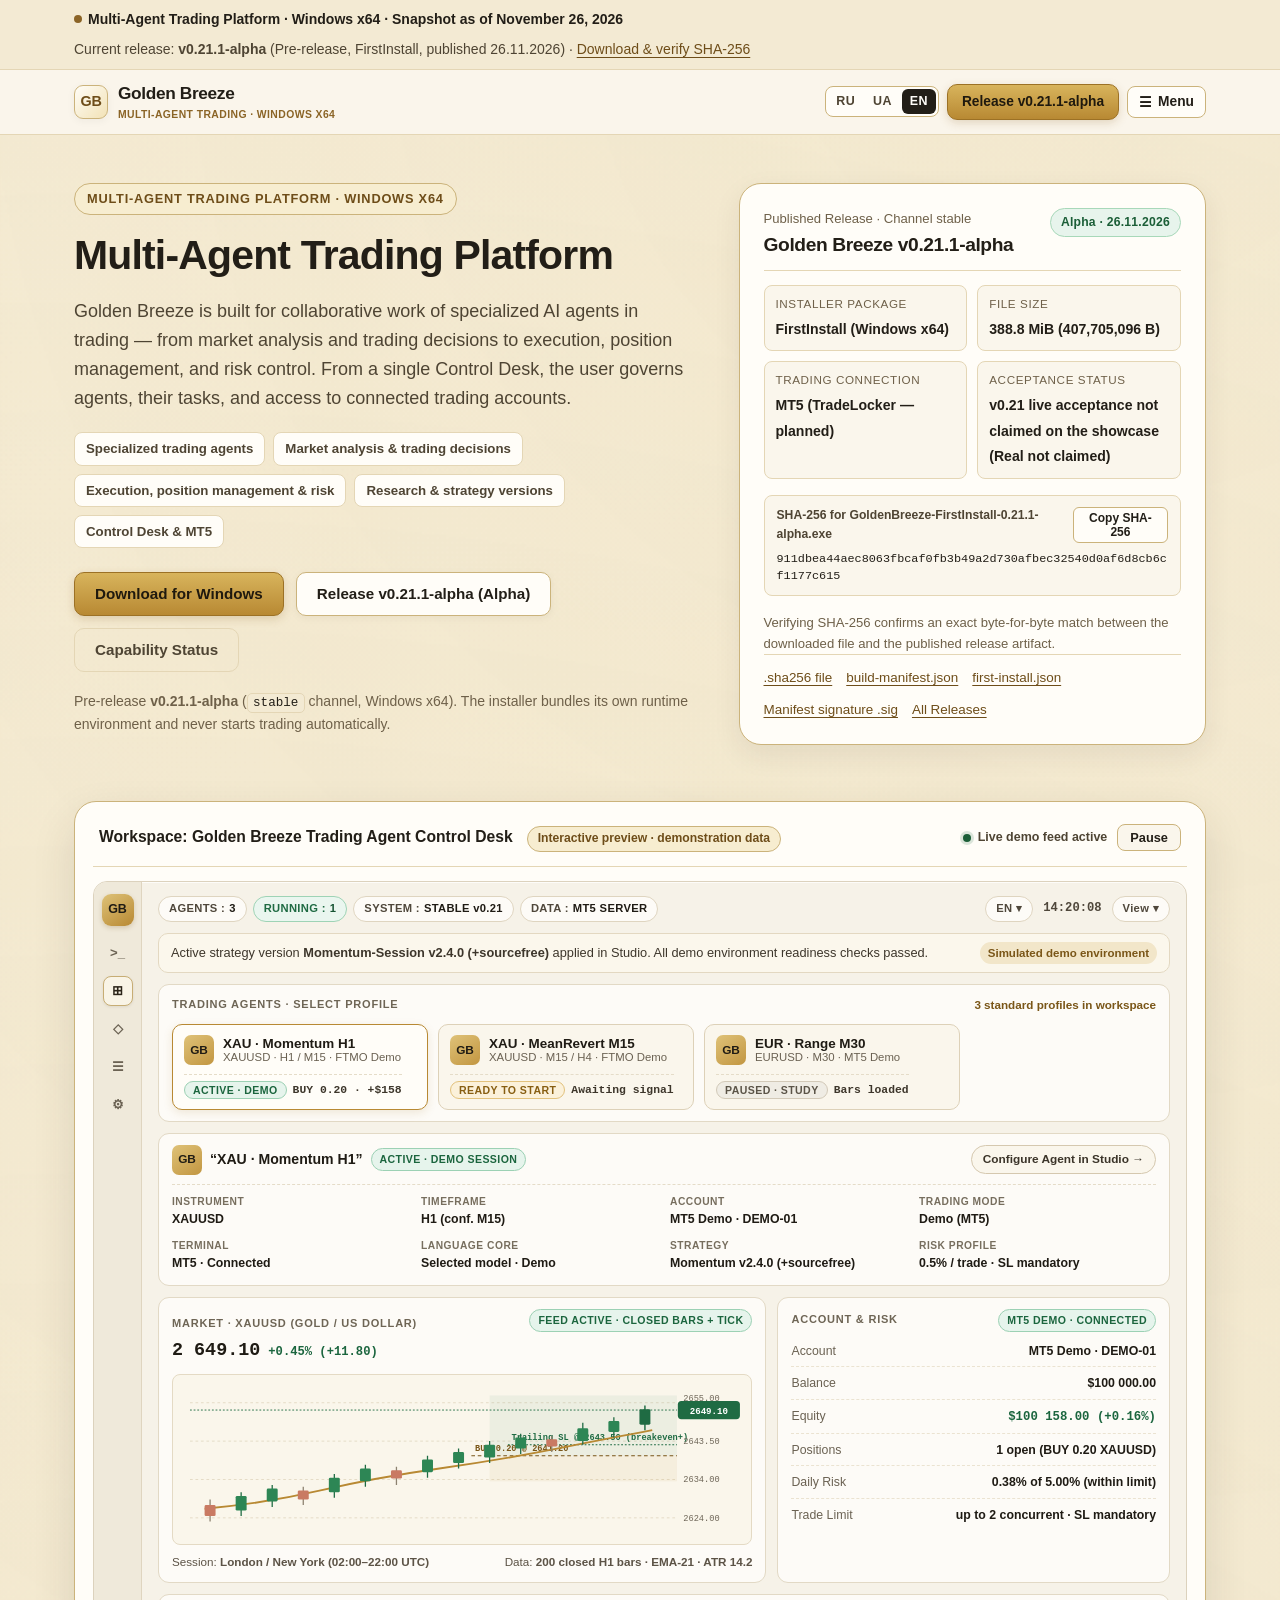
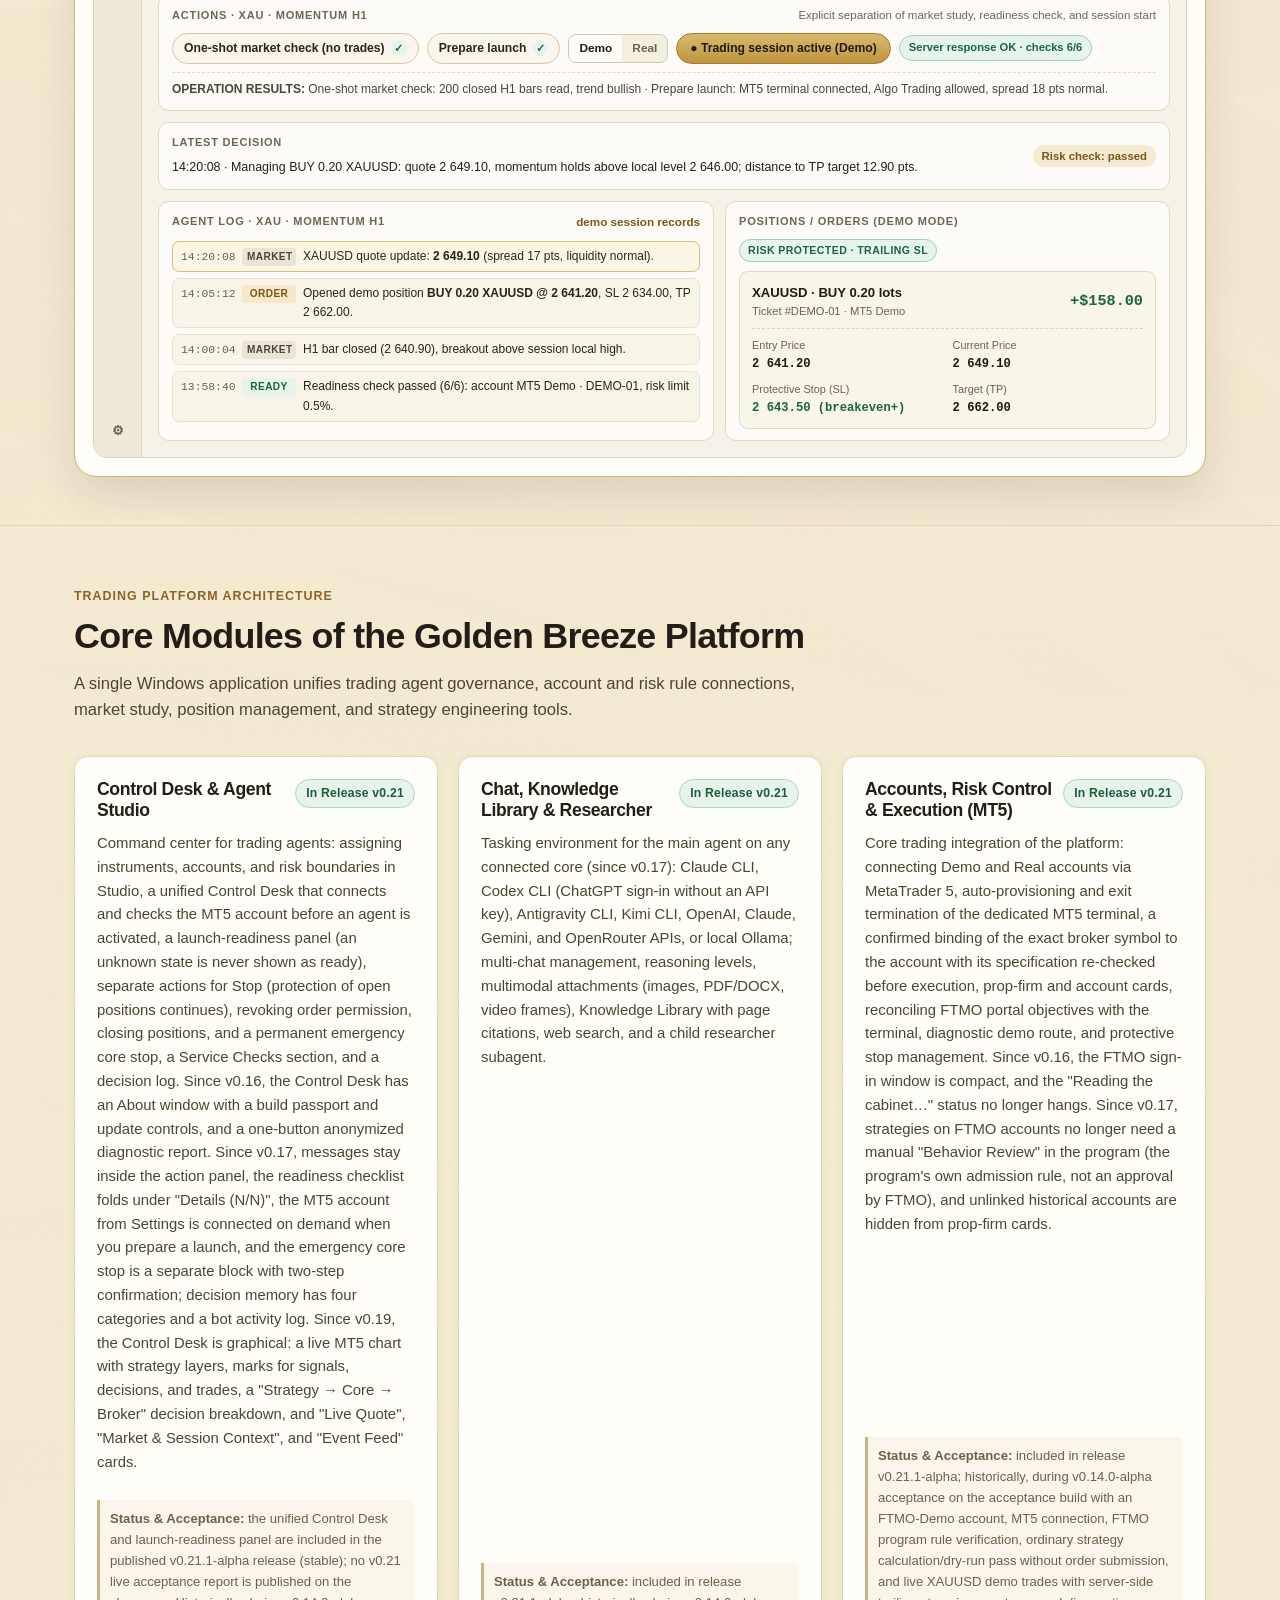
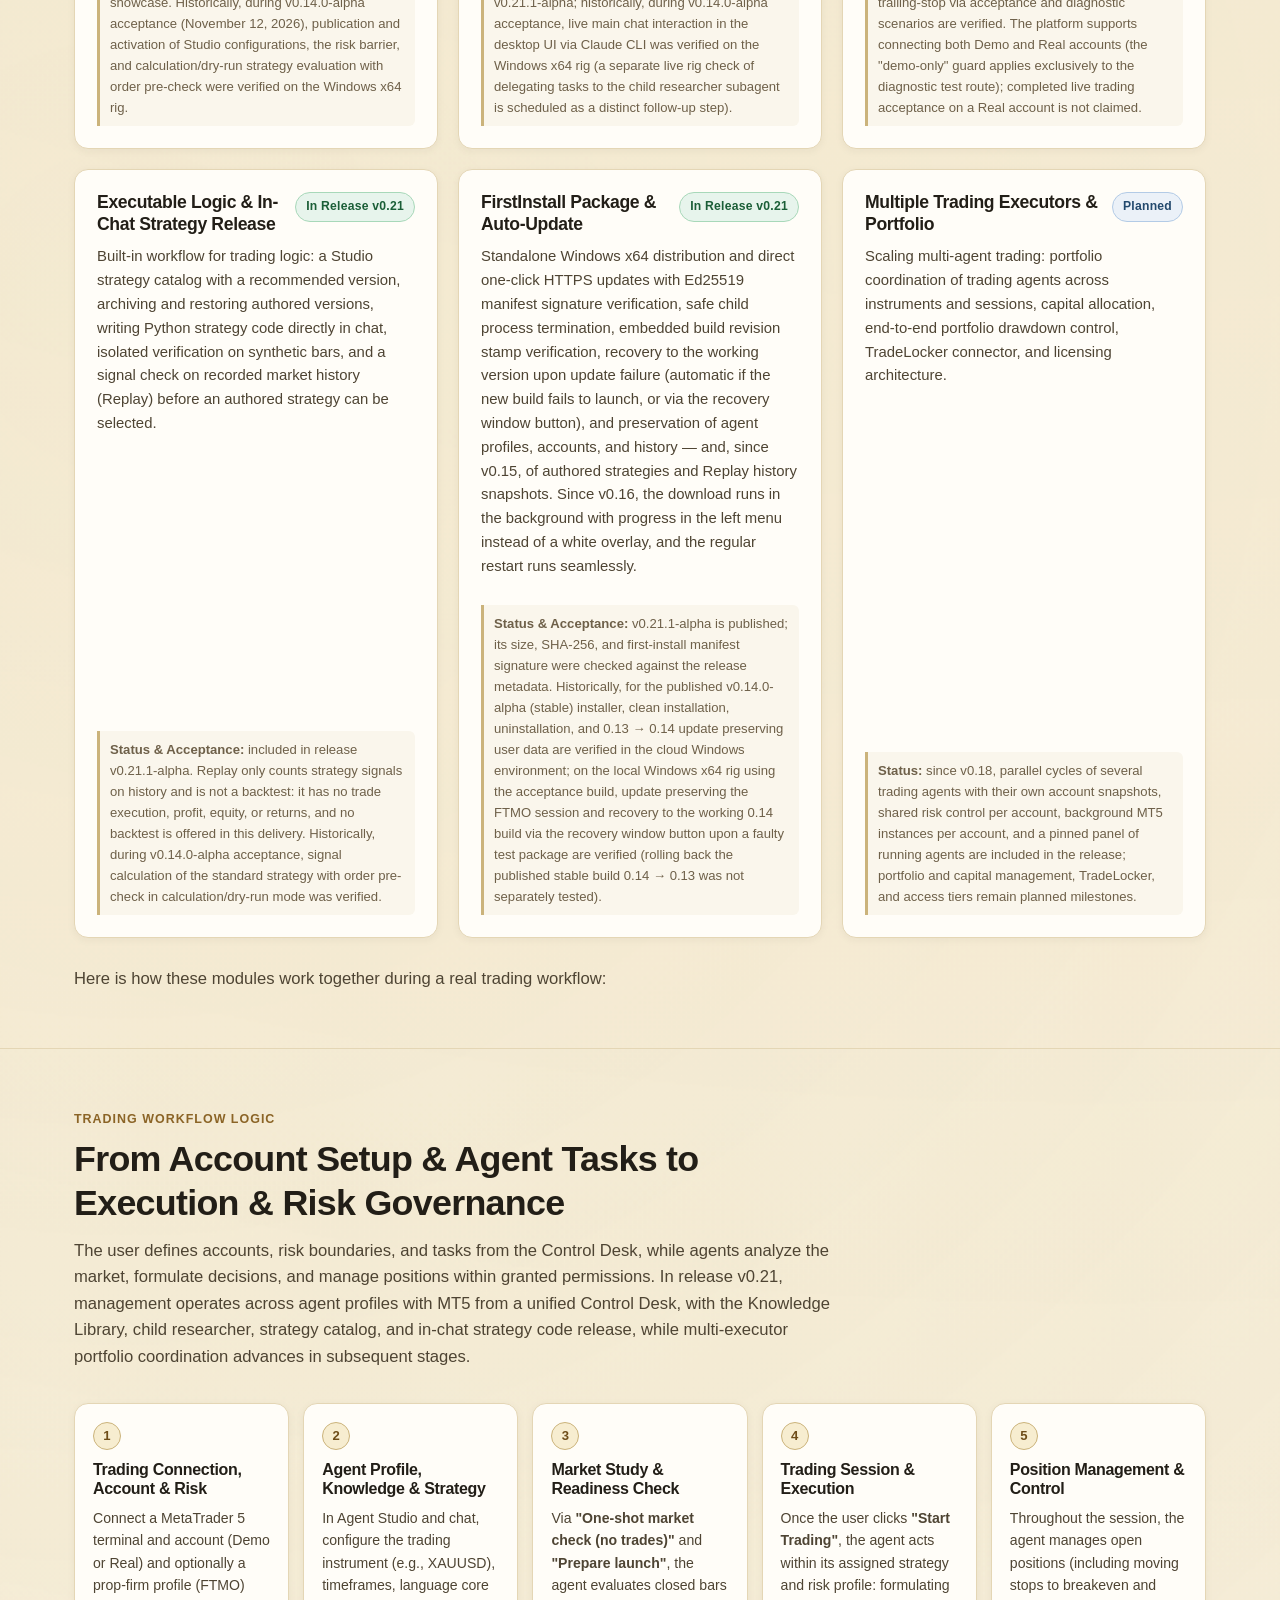
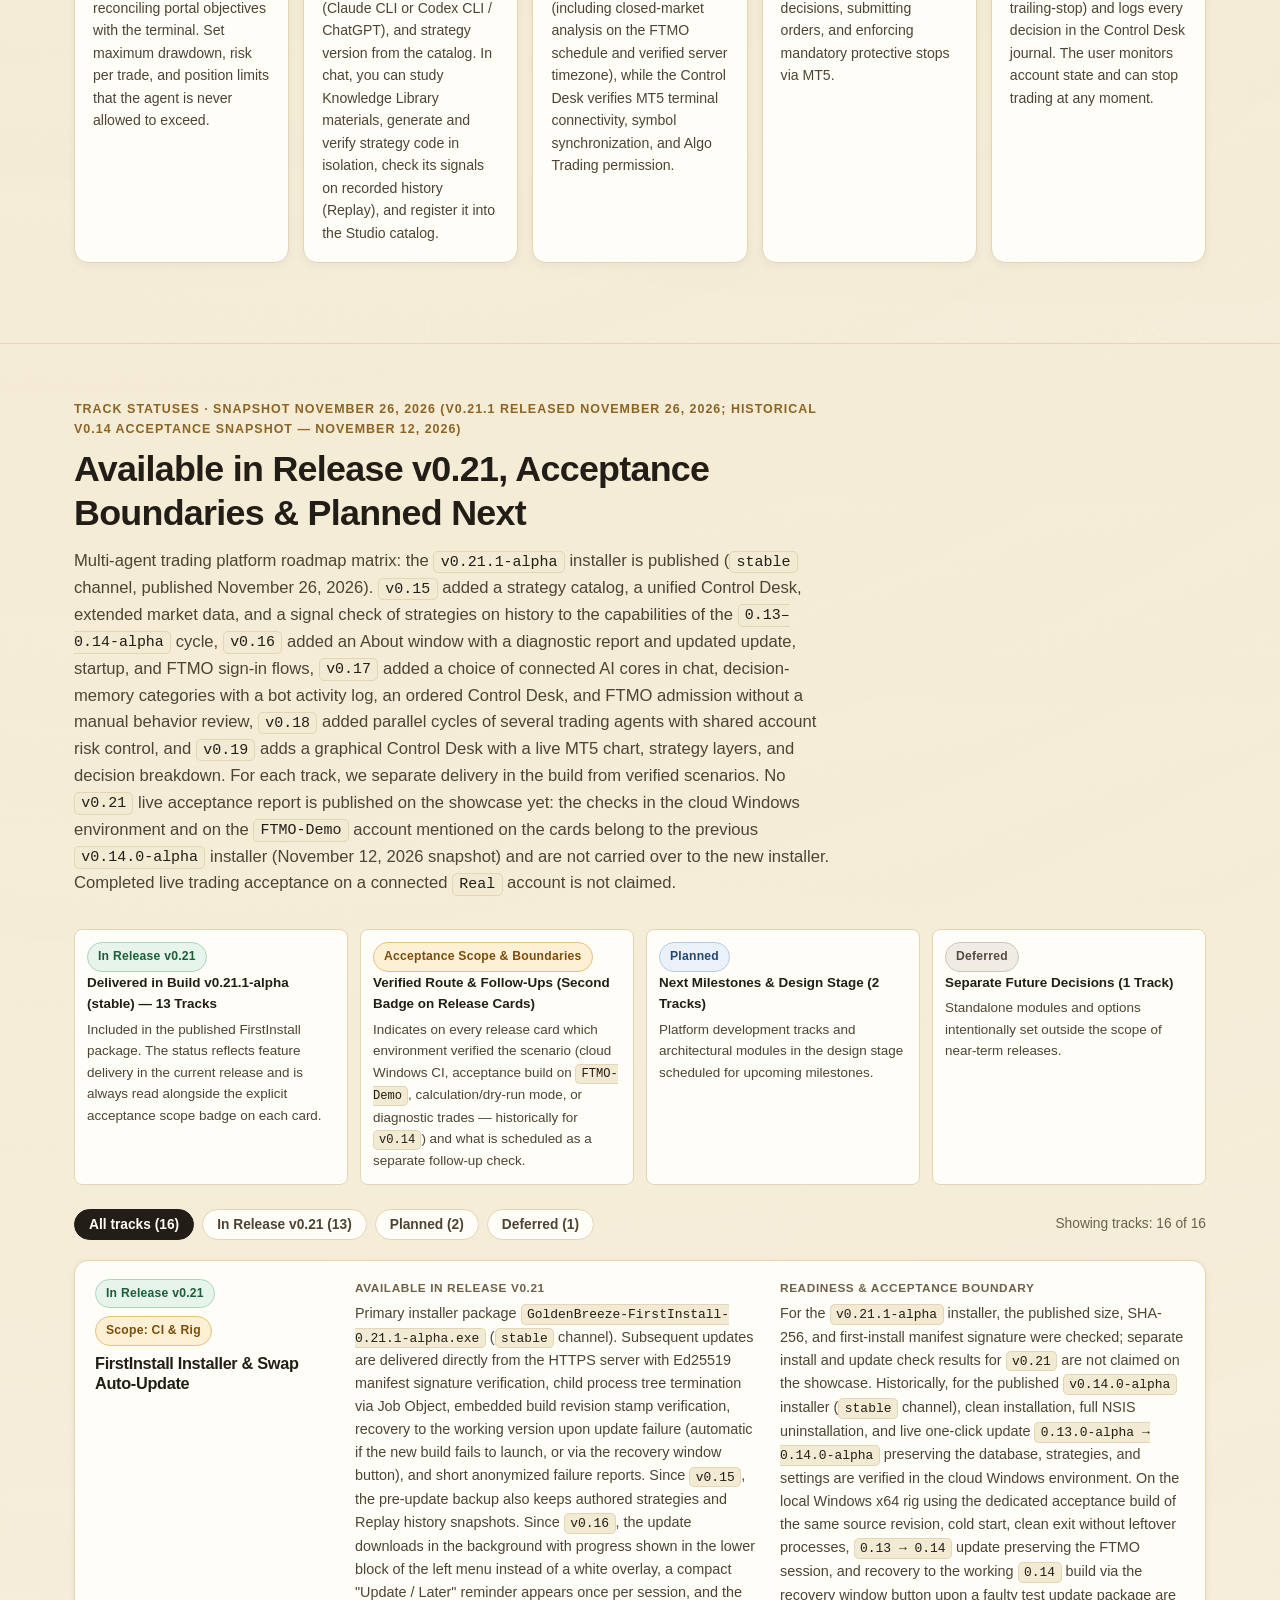
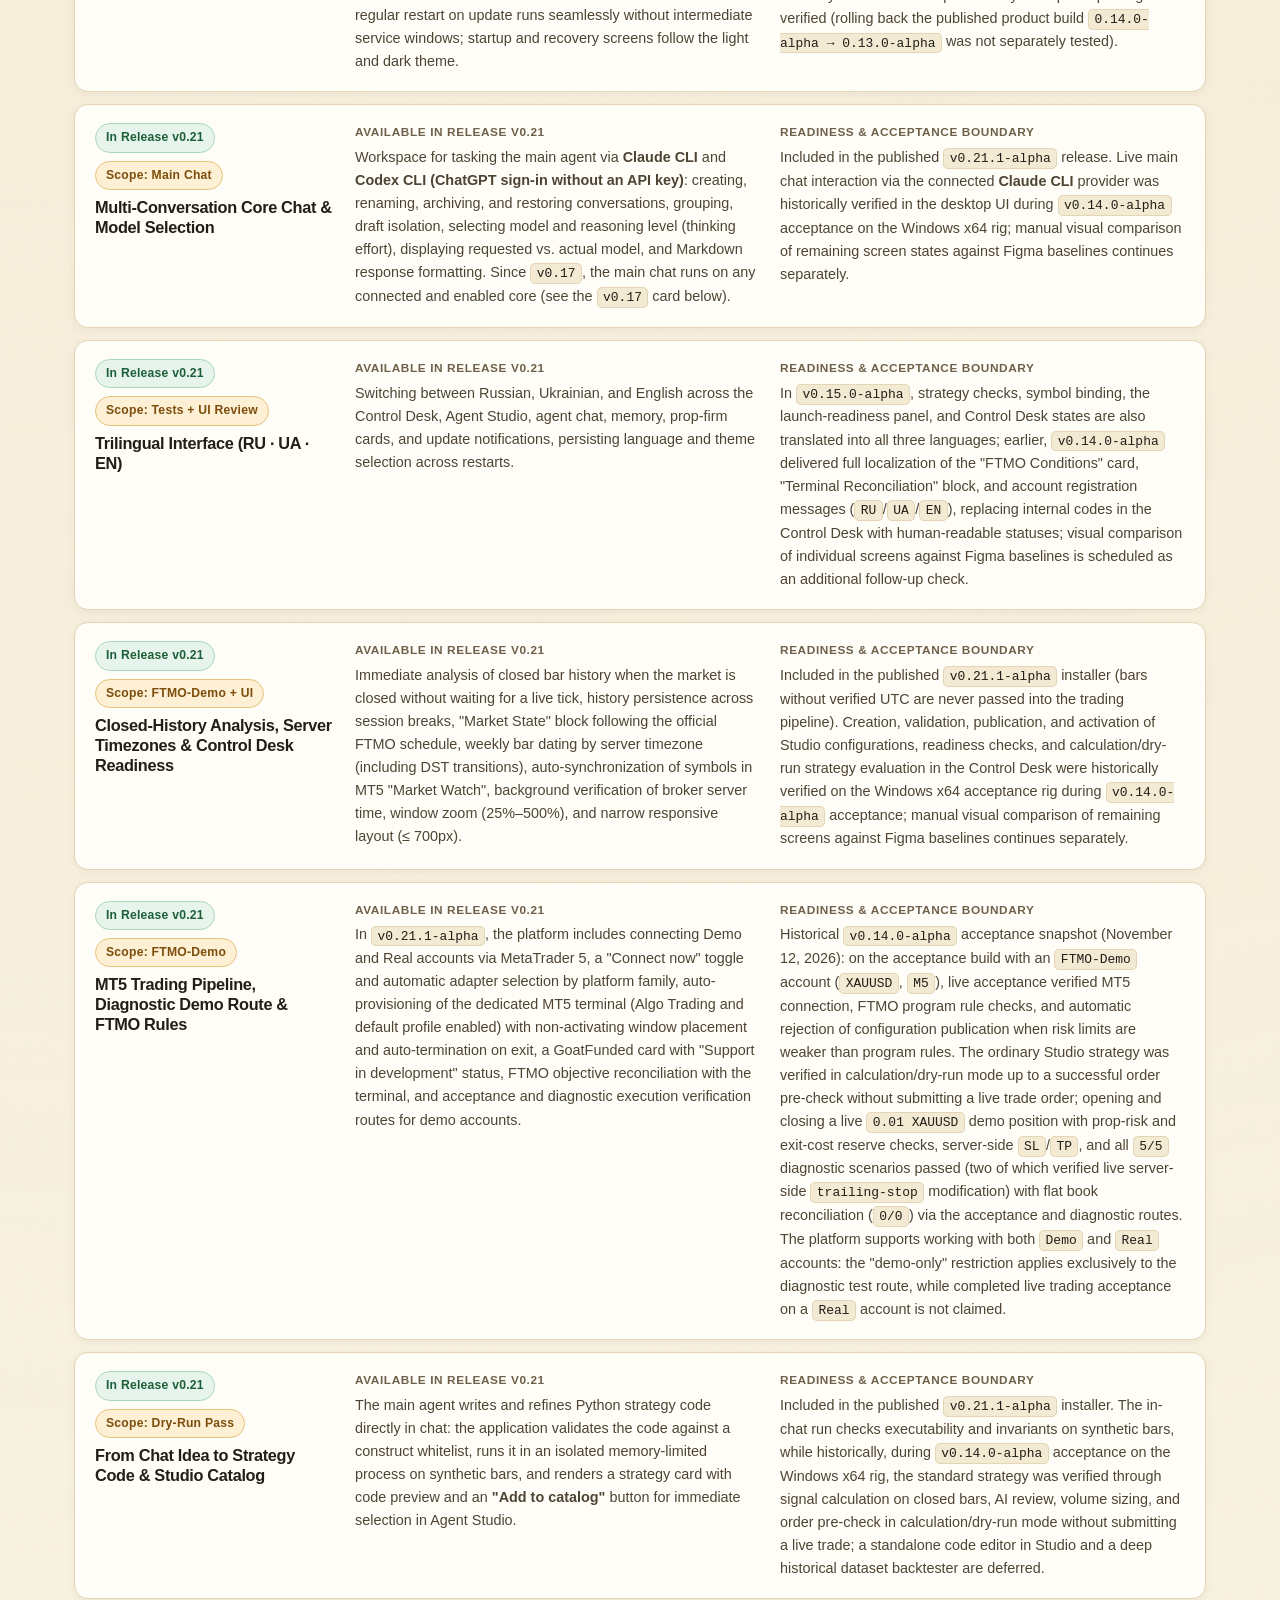
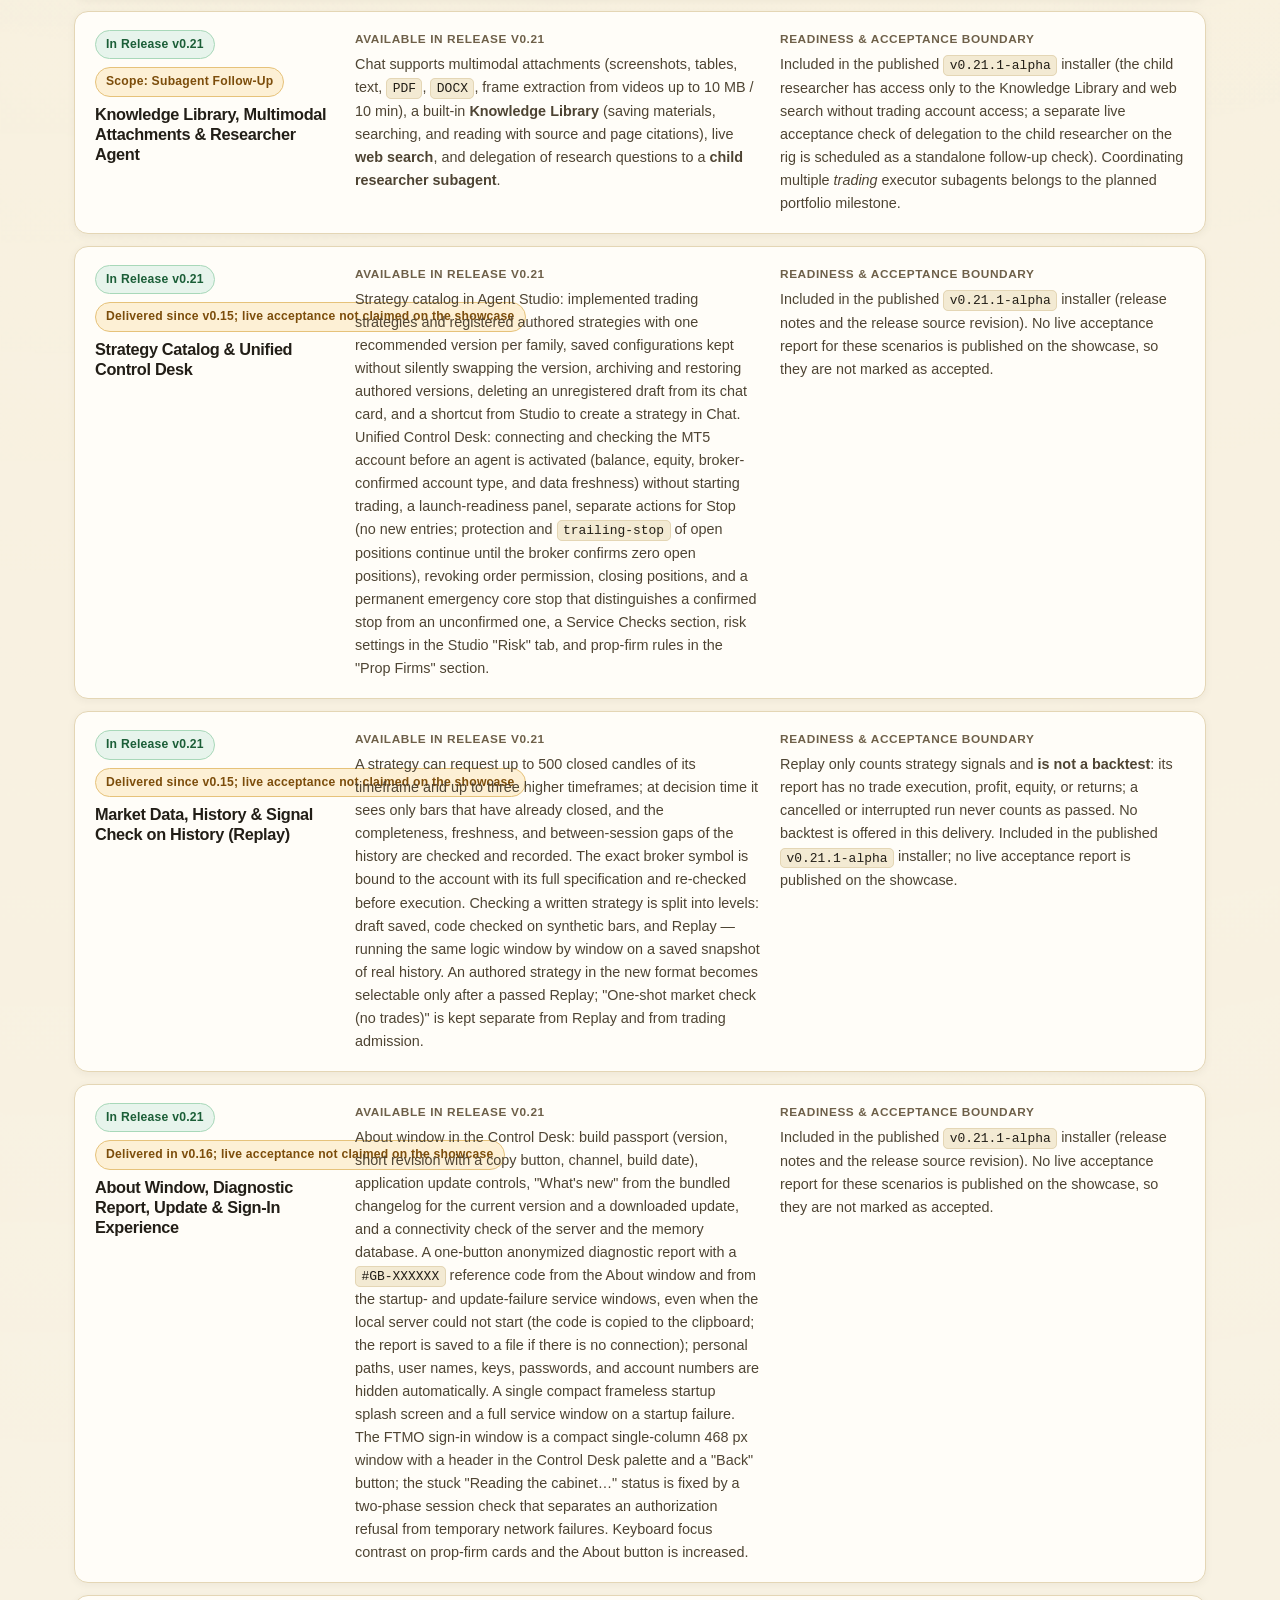
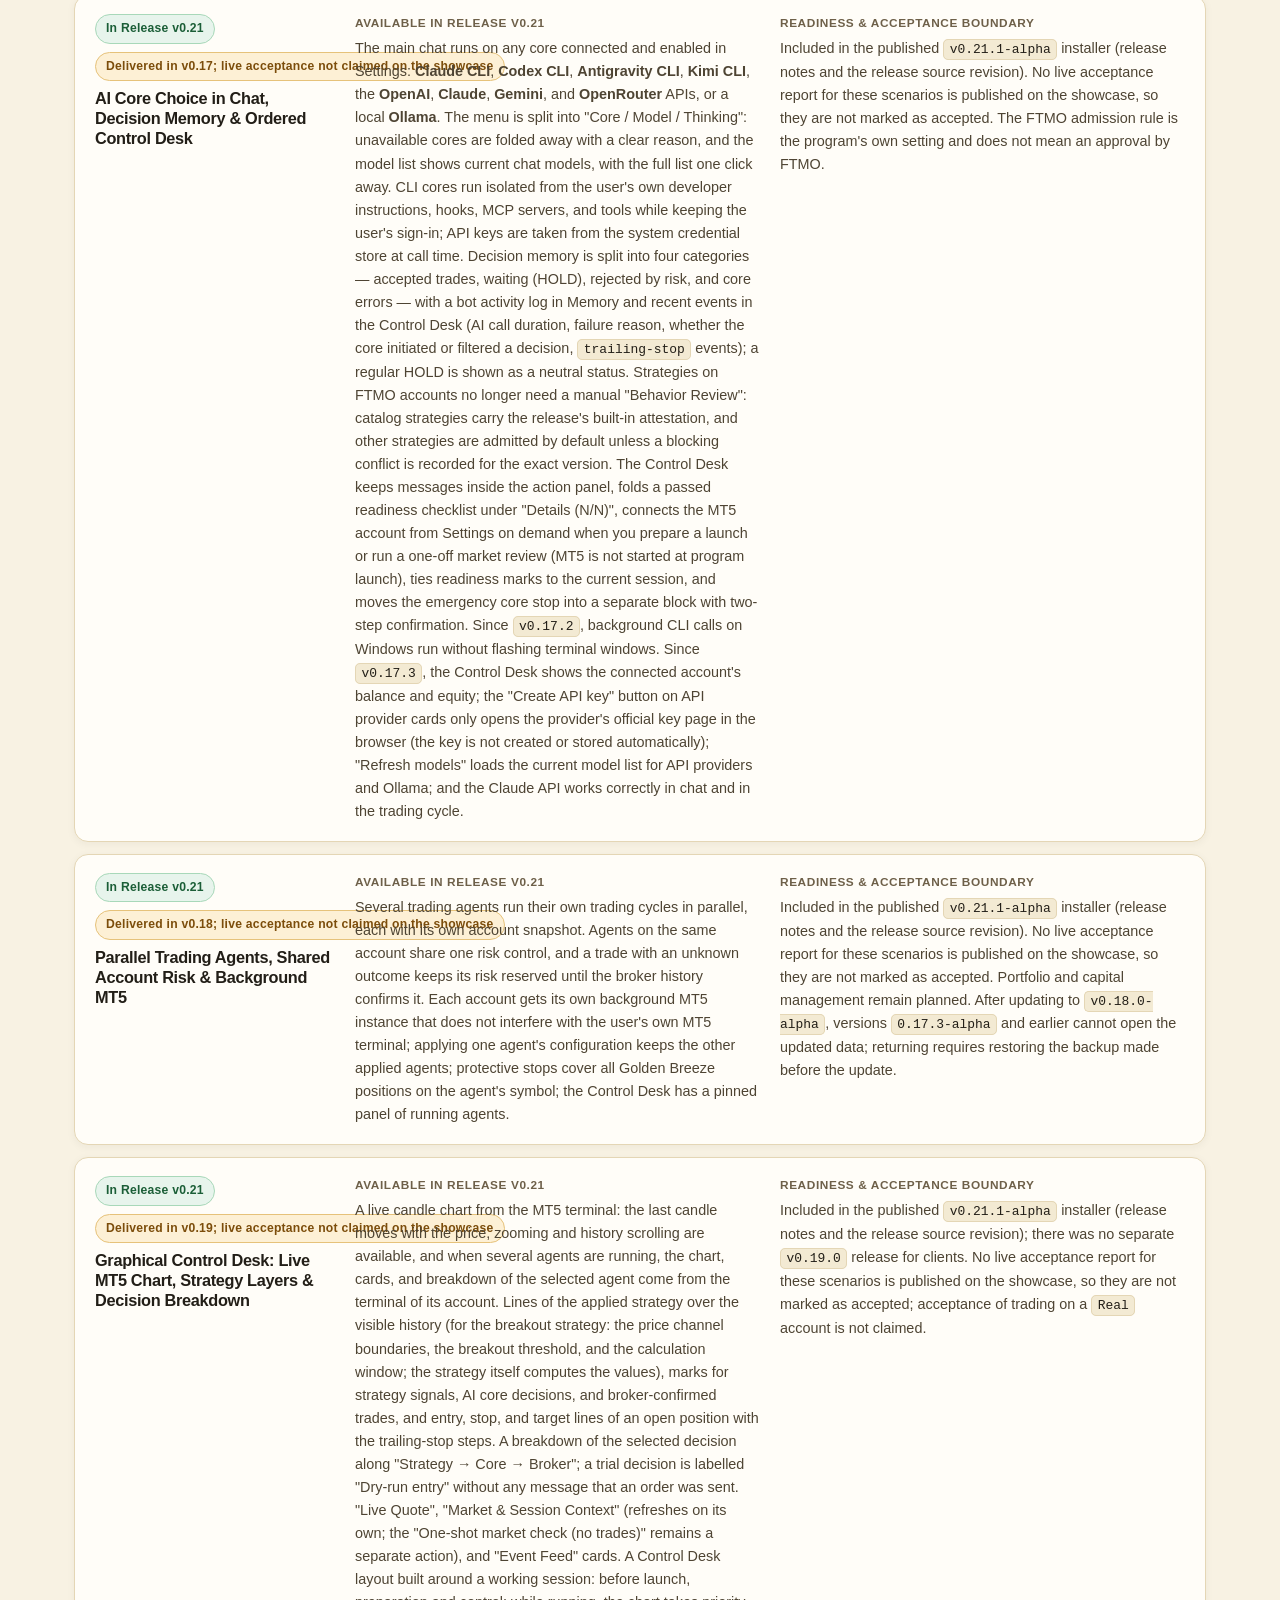
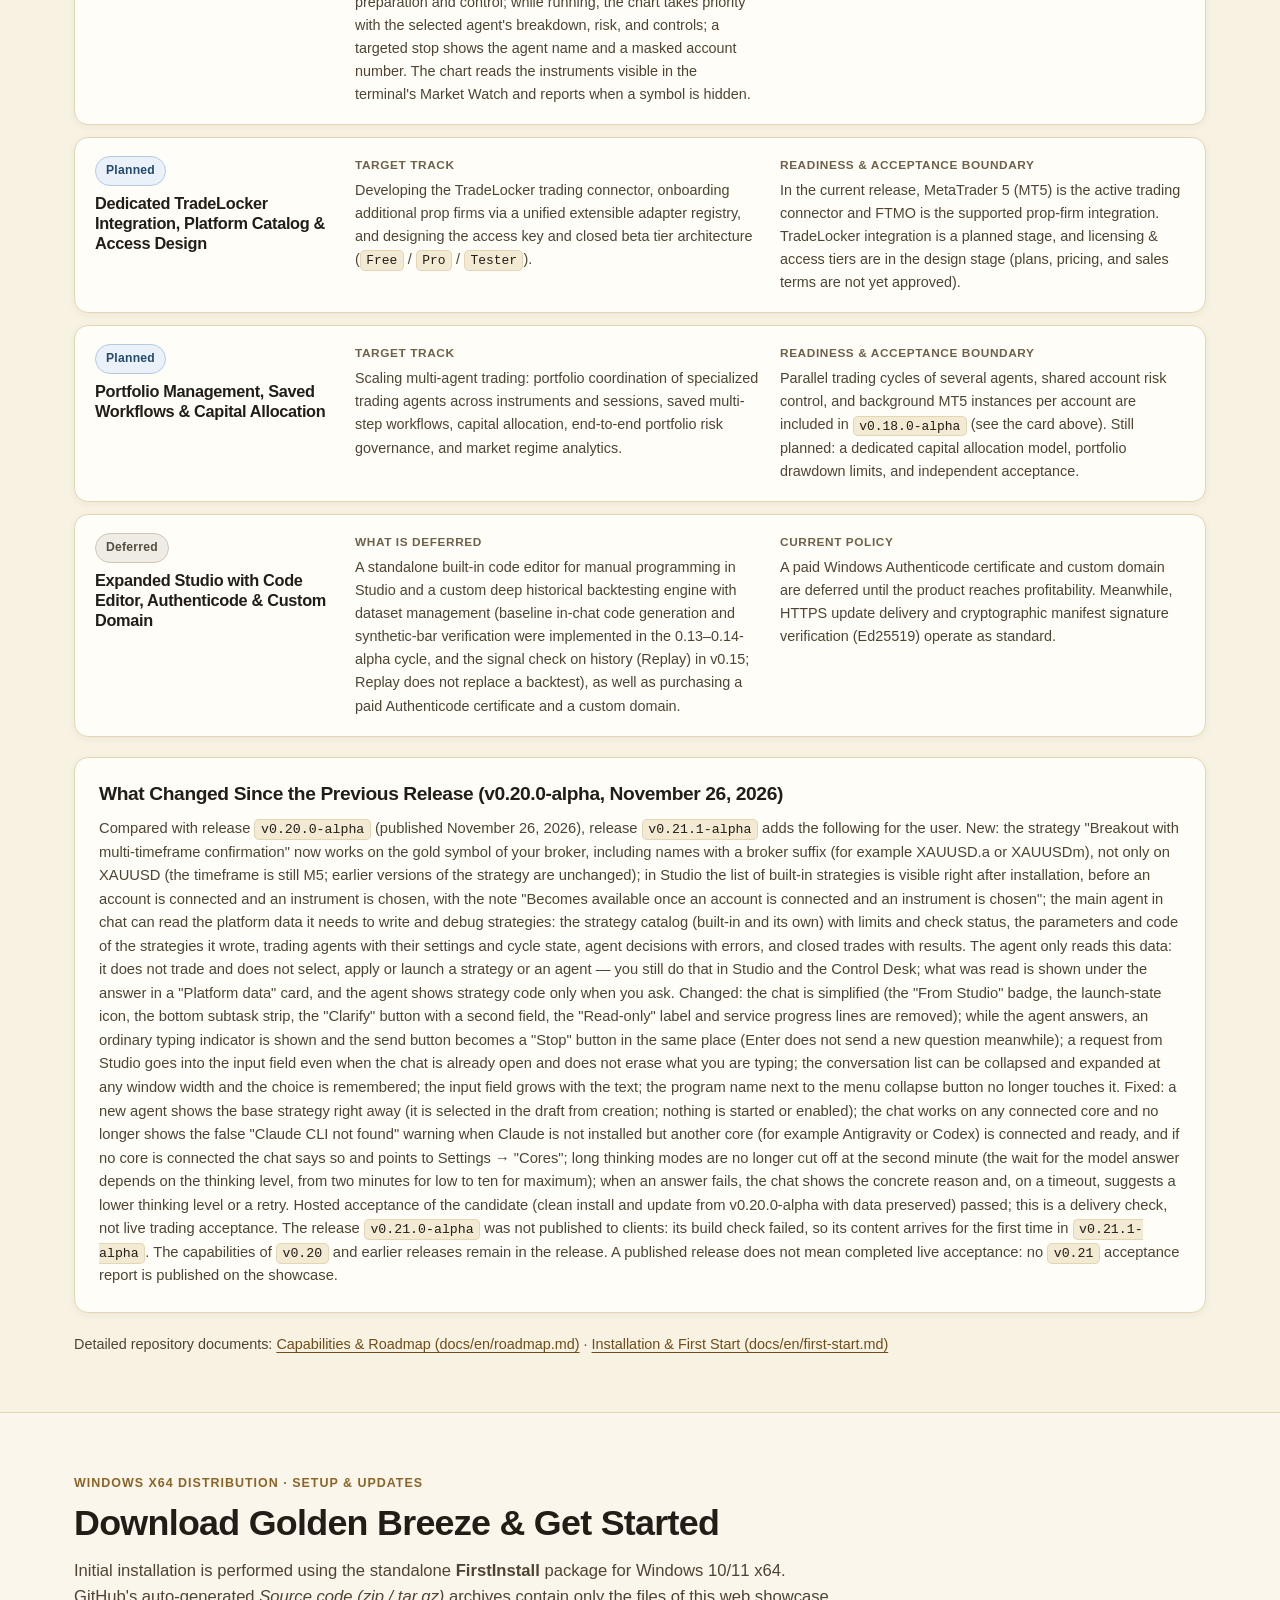
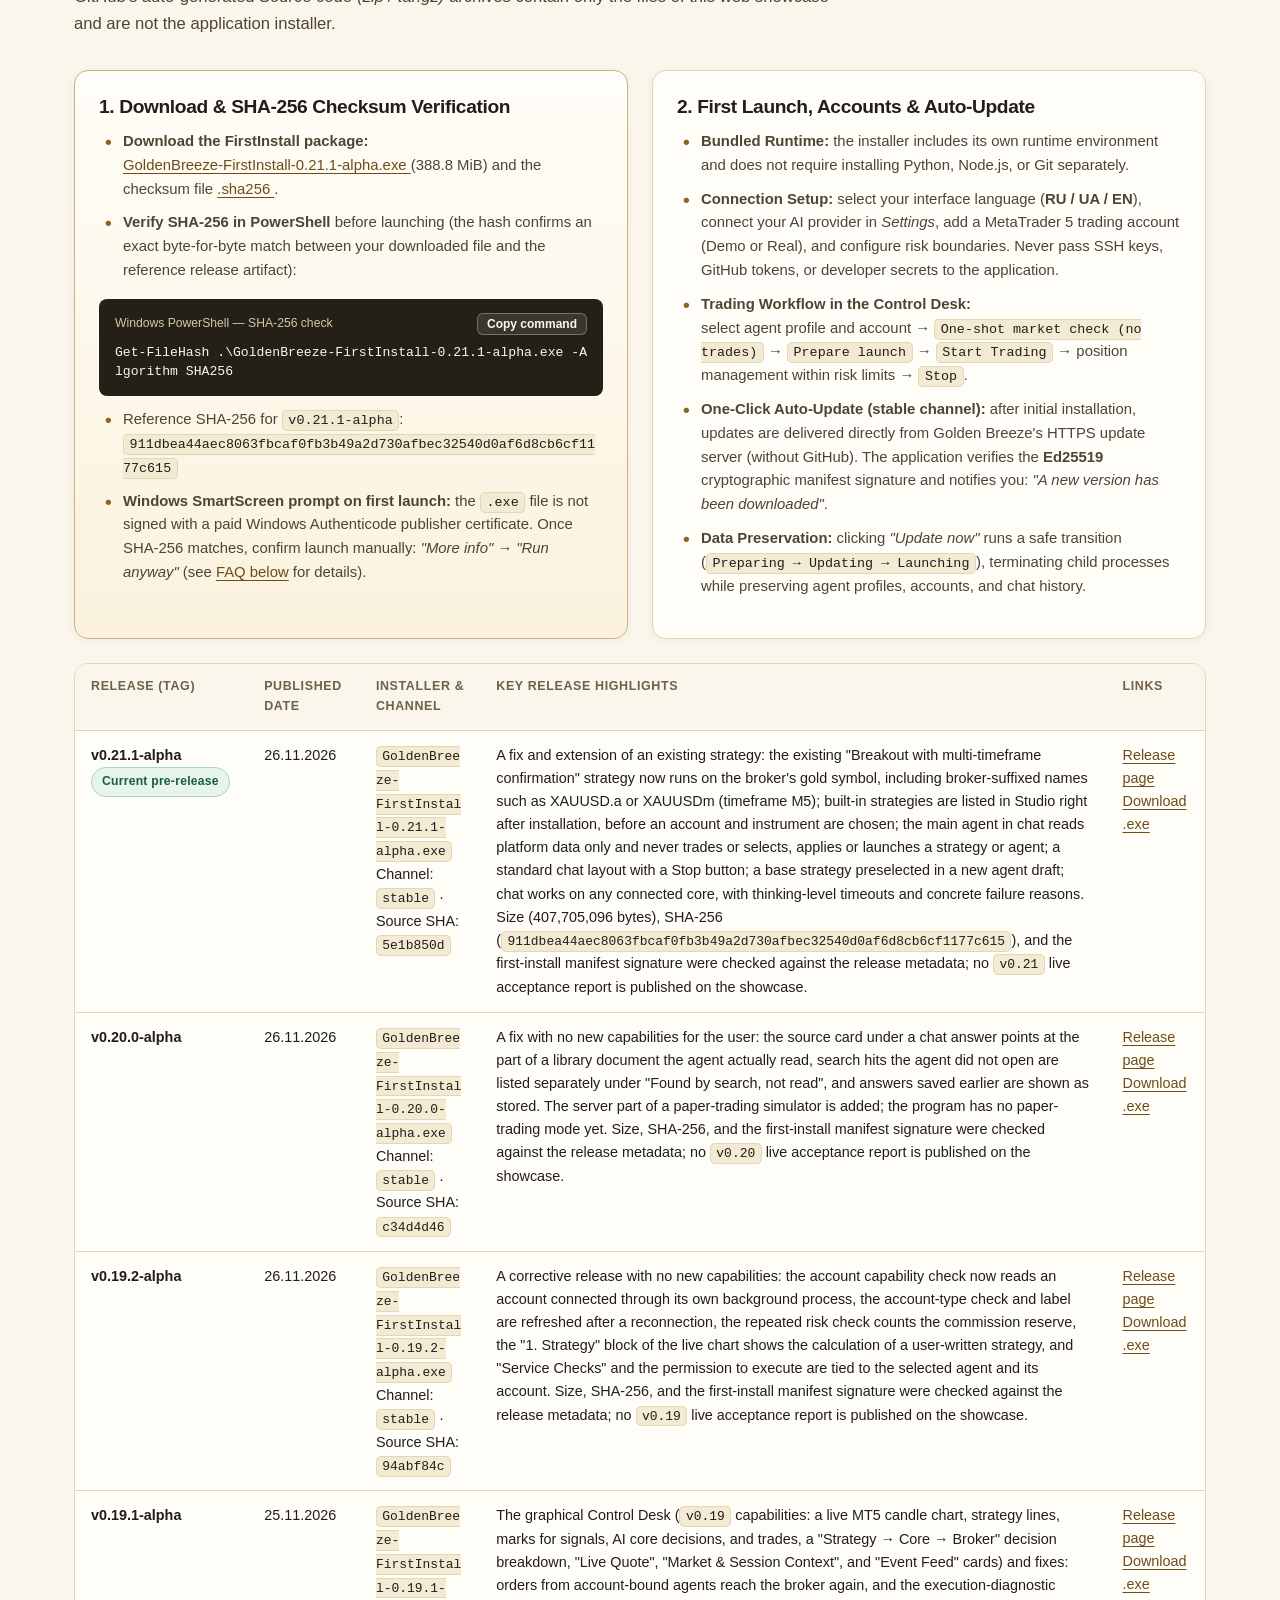
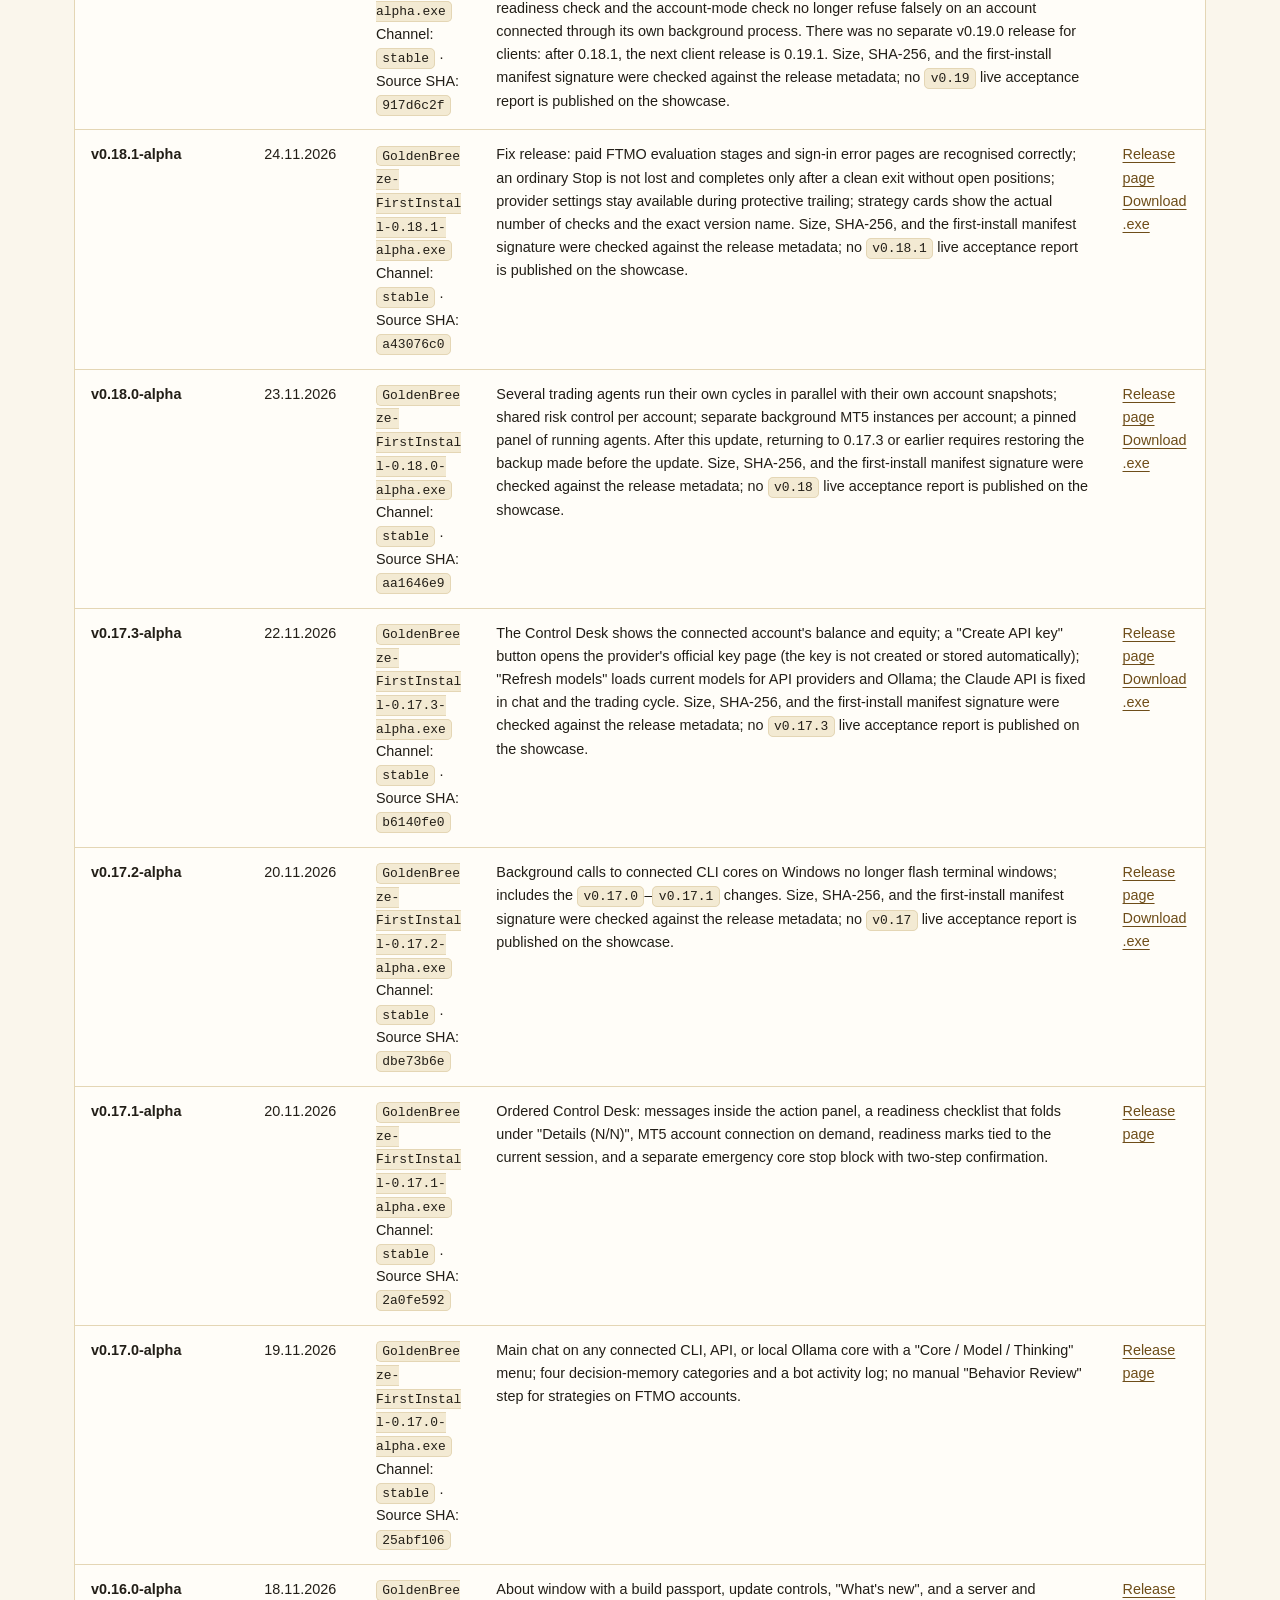
<file: docs/en/index.html>
<!DOCTYPE html>
<html lang="en">
<head>
  <meta charset="utf-8">
  <meta name="viewport" content="width=device-width, initial-scale=1">
  <title>Golden Breeze — Multi-Agent Trading Platform</title>
  <meta name="description" content="Golden Breeze is a multi-agent trading platform for Windows x64: collaborative work of specialized AI agents from market analysis and trading decisions to execution, position management, and risk control under user governance.">
  <meta name="theme-color" content="#FAF6EC">
  <link rel="canonical" href="https://nikolaykazakovvs-ux.github.io/golden-breeze-releases/en/">
  <link rel="alternate" hreflang="ru" href="https://nikolaykazakovvs-ux.github.io/golden-breeze-releases/">
  <link rel="alternate" hreflang="uk" href="https://nikolaykazakovvs-ux.github.io/golden-breeze-releases/uk/">
  <link rel="alternate" hreflang="en" href="https://nikolaykazakovvs-ux.github.io/golden-breeze-releases/en/">
  <link rel="alternate" hreflang="x-default" href="https://nikolaykazakovvs-ux.github.io/golden-breeze-releases/">
  <link rel="icon" type="image/svg+xml" href="../assets/brand/favicon.svg">
  <link rel="stylesheet" href="../styles.css">
</head>
<body>
  <a class="skip-link" href="#main-content">Skip to main content</a>

  <!-- Current release banner -->
  <div class="access-banner" role="region" aria-label="Current release information">
    <div class="container access-banner__inner">
      <span class="access-banner__badge">
        <span class="access-banner__dot" aria-hidden="true"></span>
        Multi-Agent Trading Platform · Windows x64 · Snapshot as of November 26, 2026
      </span>
      <span>
        Current release: <strong>v0.21.1-alpha</strong> (Pre-release, FirstInstall, published 26.11.2026) · <a href="#download">Download &amp; verify SHA-256</a>
      </span>
    </div>
  </div>

  <!-- Header & Navigation -->
  <header class="site-header">
    <div class="container site-header__inner">
      <a class="brand-logo" href="#top" aria-label="Golden Breeze — back to top">
        <span class="brand-logo__mark" aria-hidden="true">GB</span>
        <span class="brand-logo__text">
          Golden Breeze
          <span class="brand-logo__meta">Multi-Agent Trading · Windows x64</span>
        </span>
      </a>

      <!-- Main section navigation -->
      <nav id="site-nav" class="site-nav" aria-label="Primary navigation">
        <ul class="site-nav__list">
          <li><a class="site-nav__link" href="#capabilities">Capabilities</a></li>
          <li><a class="site-nav__link" href="#user-journey">User Journey</a></li>
          <li><a class="site-nav__link" href="#roadmap">Status &amp; Roadmap</a></li>
          <li><a class="site-nav__link" href="#download">Download &amp; Start</a></li>
          <li><a class="site-nav__link" href="#partners">Partners</a></li>
        </ul>
      </nav>

      <!-- Persistent header actions (always visible outside the collapsible section menu) -->
      <div class="site-header__actions">
        <div class="lang-switch" role="group" aria-label="Page language switcher">
          <a
            class="lang-switch__link"
            href="../"
            lang="ru"
            hreflang="ru"
            aria-label="Switch to Russian version"
            data-lang-switch="ru"
          >RU</a>
          <a
            class="lang-switch__link"
            href="../uk/"
            lang="uk"
            hreflang="uk"
            aria-label="Switch to Ukrainian version"
            data-lang-switch="uk"
          >UA</a>
          <a
            class="lang-switch__link is-active"
            href="./"
            lang="en"
            hreflang="en"
            aria-current="page"
            aria-label="English version (current)"
            data-lang-switch="en"
          >EN</a>
        </div>

        <a
          class="btn btn--primary btn--sm header-release-btn"
          href="https://github.com/nikolaykazakovvs-ux/golden-breeze-releases/releases/tag/v0.21.1-alpha"
          aria-label="Release v0.21.1-alpha"
        >
          <span class="header-release-btn__full">Release v0.21.1-alpha</span>
          <span class="header-release-btn__short" aria-hidden="true">v0.21-alpha</span>
        </a>

        <button
          id="nav-toggle"
          class="nav-toggle"
          type="button"
          aria-expanded="false"
          aria-controls="site-nav"
          aria-label="Toggle section navigation menu"
        >
          <span class="nav-toggle__icon" aria-hidden="true">☰</span>
          <span class="nav-toggle__text">Menu</span>
        </button>
      </div>
    </div>
  </header>

  <main id="main-content">
    <!-- HERO -->
    <section id="top" class="hero" aria-labelledby="hero-title">
      <div class="container hero__grid">
        <div>
          <div class="hero__eyebrow">Multi-Agent Trading Platform · Windows x64</div>
          <h1 id="hero-title" class="hero__title">
            Multi-Agent Trading Platform
          </h1>
          <p class="hero__lead">
            Golden Breeze is built for collaborative work of specialized AI agents in trading — from market analysis and trading decisions to execution, position management, and risk control. From a single Control Desk, the user governs agents, their tasks, and access to connected trading accounts.
          </p>

          <div class="hero__Chips" aria-label="Key platform characteristics">
            <span class="chip">Specialized trading agents</span>
            <span class="chip">Market analysis &amp; trading decisions</span>
            <span class="chip">Execution, position management &amp; risk</span>
            <span class="chip">Research &amp; strategy versions</span>
            <span class="chip">Control Desk &amp; MT5</span>
          </div>

          <div class="hero__actions">
            <a
              class="btn btn--primary"
              href="https://github.com/nikolaykazakovvs-ux/golden-breeze-releases/releases/download/v0.21.1-alpha/GoldenBreeze-FirstInstall-0.21.1-alpha.exe"
            >
              Download for Windows
            </a>
            <a
              class="btn btn--secondary"
              href="https://github.com/nikolaykazakovvs-ux/golden-breeze-releases/releases/tag/v0.21.1-alpha"
            >
              Release v0.21.1-alpha (Alpha)
            </a>
            <a class="btn btn--ghost" href="#roadmap">
              Capability Status
            </a>
          </div>

          <p class="hero__note">
            Pre-release <strong>v0.21.1-alpha</strong> (<code>stable</code> channel, Windows x64). The installer bundles its own runtime environment and never starts trading automatically.
          </p>
        </div>

        <!-- Published release card -->
        <aside class="release-card" aria-labelledby="release-card-heading">
          <div class="release-card__header">
            <div>
              <p class="release-card__meta">Published Release · Channel stable</p>
              <h2 id="release-card-heading" class="release-card__title">Golden Breeze v0.21.1-alpha</h2>
            </div>
            <span class="badge badge--released">Alpha · 26.11.2026</span>
          </div>

          <div class="release-card__specs">
            <div class="spec-box">
              <span class="spec-box__label">Installer Package</span>
              <span class="spec-box__value">FirstInstall (Windows x64)</span>
            </div>
            <div class="spec-box">
              <span class="spec-box__label">File Size</span>
              <span class="spec-box__value">388.8 MiB (407,705,096 B)</span>
            </div>
            <div class="spec-box">
              <span class="spec-box__label">Trading Connection</span>
              <span class="spec-box__value">MT5 (TradeLocker — planned)</span>
            </div>
            <div class="spec-box">
              <span class="spec-box__label">Acceptance Status</span>
              <span class="spec-box__value">v0.21 live acceptance not claimed on the showcase (Real not claimed)</span>
            </div>
          </div>

          <div class="hash-box">
            <div class="hash-box__header">
              <span class="hash-box__label">SHA-256 for GoldenBreeze-FirstInstall-0.21.1-alpha.exe</span>
              <button class="copy-btn" type="button" data-copy-target="hero-sha256">
                Copy SHA-256
              </button>
            </div>
            <code id="hero-sha256" class="hash-box__code">911dbea44aec8063fbcaf0fb3b49a2d730afbec32540d0af6d8cb6cf1177c615</code>
          </div>

          <p class="release-card__meta">
            Verifying SHA-256 confirms an exact byte-for-byte match between the downloaded file and the published release artifact.
          </p>

          <div class="release-card__links">
            <a href="https://github.com/nikolaykazakovvs-ux/golden-breeze-releases/releases/download/v0.21.1-alpha/GoldenBreeze-FirstInstall-0.21.1-alpha.exe.sha256">.sha256 file</a>
            <a href="https://github.com/nikolaykazakovvs-ux/golden-breeze-releases/releases/download/v0.21.1-alpha/build-manifest.json">build-manifest.json</a>
            <a href="https://github.com/nikolaykazakovvs-ux/golden-breeze-releases/releases/download/v0.21.1-alpha/first-install.json">first-install.json</a>
            <a href="https://github.com/nikolaykazakovvs-ux/golden-breeze-releases/releases/download/v0.21.1-alpha/first-install.json.sig">Manifest signature .sig</a>
            <a href="https://github.com/nikolaykazakovvs-ux/golden-breeze-releases/releases">All Releases</a>
          </div>
        </aside>
      </div>
    </section>

    <!-- UI SHOWCASE (INTERACTIVE CONTROL DESK PREVIEW WITH DEMO DATA) -->
    <section class="showcase" aria-labelledby="showcase-heading">
      <div class="container">
        <div class="showcase__frame">
          <div class="showcase__topbar">
            <div class="showcase__title-group">
              <div id="showcase-heading" class="showcase__title">
                <span>Workspace: Golden Breeze Trading Agent Control Desk</span>
              </div>
              <span class="showcase__caption-tag">
                Interactive preview · demonstration data
              </span>
            </div>
            <div class="showcase__controls">
              <span id="pult-anim-status" class="pult-demo__live-indicator" aria-live="polite">
                <span class="pult-demo__live-dot" aria-hidden="true"></span>
                <span id="pult-anim-status-text">Live demo feed active</span>
              </span>
              <button
                id="pult-anim-toggle"
                class="pult-demo__ctrl-btn"
                type="button"
                aria-pressed="false"
                aria-label="Pause or play the Control Desk demonstration animation"
              >
                Pause
              </button>
            </div>
          </div>

          <!-- Native Control Desk composition -->
          <div class="pult-demo" role="region" aria-label="Golden Breeze Control Desk demonstration layout">
            <!-- Left narrow navigation rail -->
            <aside class="pult-demo__rail" aria-hidden="true">
              <div class="pult-demo__rail-top">
                <div class="pult-demo__gb-logo">GB</div>
                <div class="pult-demo__rail-btn" title="Agent Chat">&gt;_</div>
                <div class="pult-demo__rail-btn pult-demo__rail-btn--active" title="Control Desk">⊞</div>
                <div class="pult-demo__rail-btn" title="Agent Studio">◇</div>
                <div class="pult-demo__rail-btn" title="Strategy Catalog">☰</div>
                <div class="pult-demo__rail-btn" title="Rules &amp; Accounts">⚙</div>
              </div>
              <div class="pult-demo__rail-bottom">
                <div class="pult-demo__rail-btn" title="Settings">⚙</div>
              </div>
            </aside>

            <!-- Main Control Desk canvas -->
            <div class="pult-demo__canvas">
              <!-- Top system status bar -->
              <div class="pult-demo__sysbar">
                <div class="pult-demo__sys-pills">
                  <span class="pult-sys-pill">AGENTS : <strong>3</strong></span>
                  <span class="pult-sys-pill pult-sys-pill--ok">RUNNING : <strong id="pult-sys-running">1</strong></span>
                  <span class="pult-sys-pill">SYSTEM : <strong>STABLE v0.21</strong></span>
                  <span class="pult-sys-pill">DATA : <strong>MT5 SERVER</strong></span>
                </div>
                <div class="pult-demo__sys-right">
                  <span class="pult-sys-pill">EN ▾</span>
                  <span id="pult-demo-clock" class="pult-demo__clock">14:20:05</span>
                  <span class="pult-sys-pill">View ▾</span>
                </div>
              </div>

              <!-- Active strategy notice bar -->
              <div class="pult-demo__notice-bar">
                <span id="pult-studio-banner">
                  Active strategy version <strong>Momentum-Session v2.4.0 (+sourcefree)</strong> applied in Studio. All demo environment readiness checks passed.
                </span>
                <span class="pult-demo__notice-meta">Simulated demo environment</span>
              </div>

              <!-- TRADING AGENTS block -->
              <div class="pult-demo__section-box">
                <div class="pult-demo__section-head">
                  <span class="pult-demo__section-label">TRADING AGENTS · SELECT PROFILE</span>
                  <span class="pult-demo__section-hint">3 standard profiles in workspace</span>
                </div>
                <div class="pult-demo__agents-grid" role="tablist" aria-label="Demonstration trading agent profiles">
                  <!-- Profile Card 1 -->
                  <button
                    type="button"
                    role="tab"
                    id="pult-tab-xau-h1"
                    class="pult-agent-card is-selected"
                    data-agent-profile="xau-h1"
                    aria-selected="true"
                  >
                    <div class="pult-agent-card__top">
                      <span class="pult-agent-card__avatar">GB</span>
                      <div class="pult-agent-card__titles">
                        <span class="pult-agent-card__name">XAU · Momentum H1</span>
                        <span class="pult-agent-card__sub">XAUUSD · H1 / M15 · FTMO Demo</span>
                      </div>
                    </div>
                    <div class="pult-agent-card__bottom">
                      <span class="pult-status-tag pult-status-tag--active">ACTIVE · DEMO</span>
                      <span class="pult-agent-card__metric" id="pult-card-metric-xau-h1">BUY 0.20 · +$144</span>
                    </div>
                  </button>

                  <!-- Profile Card 2 -->
                  <button
                    type="button"
                    role="tab"
                    id="pult-tab-xau-m15"
                    class="pult-agent-card"
                    data-agent-profile="xau-m15"
                    aria-selected="false"
                  >
                    <div class="pult-agent-card__top">
                      <span class="pult-agent-card__avatar">GB</span>
                      <div class="pult-agent-card__titles">
                        <span class="pult-agent-card__name">XAU · MeanRevert M15</span>
                        <span class="pult-agent-card__sub">XAUUSD · M15 / H4 · FTMO Demo</span>
                      </div>
                    </div>
                    <div class="pult-agent-card__bottom">
                      <span class="pult-status-tag pult-status-tag--ready">READY TO START</span>
                      <span class="pult-agent-card__metric">Awaiting signal</span>
                    </div>
                  </button>

                  <!-- Profile Card 3 -->
                  <button
                    type="button"
                    role="tab"
                    id="pult-tab-eur-m30"
                    class="pult-agent-card"
                    data-agent-profile="eur-m30"
                    aria-selected="false"
                  >
                    <div class="pult-agent-card__top">
                      <span class="pult-agent-card__avatar">GB</span>
                      <div class="pult-agent-card__titles">
                        <span class="pult-agent-card__name">EUR · Range M30</span>
                        <span class="pult-agent-card__sub">EURUSD · M30 · MT5 Demo</span>
                      </div>
                    </div>
                    <div class="pult-agent-card__bottom">
                      <span class="pult-status-tag pult-status-tag--paused">PAUSED · STUDY</span>
                      <span class="pult-agent-card__metric">Bars loaded</span>
                    </div>
                  </button>
                </div>
              </div>

              <!-- Selected agent passport -->
              <div class="pult-demo__section-box pult-demo__passport">
                <div class="pult-demo__passport-top">
                  <div class="pult-demo__passport-id">
                    <span class="pult-agent-card__avatar">GB</span>
                    <strong id="pult-active-name" class="pult-demo__passport-name">“XAU · Momentum H1”</strong>
                    <span id="pult-active-badge" class="pult-status-tag pult-status-tag--active">ACTIVE · DEMO SESSION</span>
                  </div>
                  <span class="pult-demo__studio-pill">Configure Agent in Studio →</span>
                </div>

                <div class="pult-demo__specs-row">
                  <div class="pult-spec-cell">
                    <span class="pult-spec-cell__label">INSTRUMENT</span>
                    <strong id="pult-spec-symbol" class="pult-spec-cell__val">XAUUSD</strong>
                  </div>
                  <div class="pult-spec-cell">
                    <span class="pult-spec-cell__label">TIMEFRAME</span>
                    <strong id="pult-spec-tf" class="pult-spec-cell__val">H1 (conf. M15)</strong>
                  </div>
                  <div class="pult-spec-cell">
                    <span class="pult-spec-cell__label">ACCOUNT</span>
                    <strong id="pult-spec-account" class="pult-spec-cell__val">MT5 Demo · DEMO-01</strong>
                  </div>
                  <div class="pult-spec-cell">
                    <span class="pult-spec-cell__label">TRADING MODE</span>
                    <strong id="pult-spec-contour" class="pult-spec-cell__val">Demo (MT5)</strong>
                  </div>
                  <div class="pult-spec-cell">
                    <span class="pult-spec-cell__label">TERMINAL</span>
                    <strong id="pult-spec-terminal" class="pult-spec-cell__val">MT5 · Connected</strong>
                  </div>
                  <div class="pult-spec-cell">
                    <span class="pult-spec-cell__label">LANGUAGE CORE</span>
                    <strong id="pult-spec-llm" class="pult-spec-cell__val">Selected model · Demo</strong>
                  </div>
                  <div class="pult-spec-cell">
                    <span class="pult-spec-cell__label">STRATEGY</span>
                    <strong id="pult-spec-strategy" class="pult-spec-cell__val">Momentum v2.4.0 (+sourcefree)</strong>
                  </div>
                  <div class="pult-spec-cell">
                    <span class="pult-spec-cell__label">RISK PROFILE</span>
                    <strong id="pult-spec-risk" class="pult-spec-cell__val">0.5% / trade · SL mandatory</strong>
                  </div>
                </div>
              </div>

              <!-- Middle row: MARKET + ACCOUNT & RISK -->
              <div class="pult-demo__mid-grid">
                <!-- MARKET panel -->
                <div class="pult-demo__section-box pult-demo__market-box">
                  <div class="pult-demo__market-head">
                    <div class="pult-demo__market-title">
                      <span class="pult-demo__section-label" id="pult-market-label">MARKET · XAUUSD (GOLD / US DOLLAR)</span>
                      <div class="pult-demo__quote-row">
                        <strong id="pult-market-price" class="pult-demo__price">2 648.40</strong>
                        <span id="pult-market-delta" class="pult-demo__delta pult-demo__delta--up">+0.42% (+11.10)</span>
                      </div>
                    </div>
                    <span id="pult-market-state" class="pult-status-tag pult-status-tag--active">FEED ACTIVE · CLOSED BARS + TICK</span>
                  </div>

                  <!-- Inline SVG price chart with candlesticks, EMA, entry, and protective stop -->
                  <div class="pult-demo__chart-wrap">
                    <svg
                      id="pult-chart-svg"
                      class="pult-demo__chart-svg"
                      viewBox="0 0 620 176"
                      role="img"
                      aria-label="Demonstration price chart showing closed bars, EMA-21 line, entry level, and protective stop-loss"
                    >
                      <!-- Horizontal grid -->
                      <line x1="12" y1="26" x2="545" y2="26" stroke="#E4DAC4" stroke-dasharray="3 3" />
                      <line x1="12" y1="68" x2="545" y2="68" stroke="#E4DAC4" stroke-dasharray="3 3" />
                      <line x1="12" y1="110" x2="545" y2="110" stroke="#E4DAC4" stroke-dasharray="3 3" />
                      <line x1="12" y1="152" x2="545" y2="152" stroke="#E4DAC4" stroke-dasharray="3 3" />

                      <!-- Take-profit and protective stop bands -->
                      <rect id="pult-chart-tp-band" x="340" y="18" width="205" height="66" fill="rgba(31, 107, 67, 0.06)" />
                      <rect id="pult-chart-sl-band" x="340" y="84" width="205" height="28" fill="rgba(184, 137, 51, 0.08)" />

                      <!-- BUY entry level -->
                      <line id="pult-chart-entry-line" x1="320" y1="84" x2="545" y2="84" stroke="#7A5618" stroke-width="1.2" stroke-dasharray="4 3" />
                      <text id="pult-chart-entry-text" x="324" y="79" fill="#7A5618" font-size="9.5" font-family="Consolas, monospace" font-weight="600">BUY 0.20 @ 2641.20</text>

                      <!-- Protective stop level (Trailing SL) -->
                      <line id="pult-chart-sl-line" x1="360" y1="72" x2="545" y2="72" stroke="#1F6B43" stroke-width="1.2" stroke-dasharray="2 2" />
                      <text id="pult-chart-sl-text" x="364" y="67" fill="#1F6B43" font-size="9.5" font-family="Consolas, monospace" font-weight="600">Trailing SL @ 2643.50 (breakeven+)</text>

                      <!-- Smooth EMA-21 curve -->
                      <path
                        id="pult-chart-ema"
                        d="M 28 142 Q 95 136, 155 122 T 285 98 T 415 76 T 518 56"
                        fill="none"
                        stroke="#B88933"
                        stroke-width="2"
                      />

                      <!-- Candlesticks -->
                      <g id="pult-chart-candles">
                        <line x1="34" y1="132" x2="34" y2="156" stroke="#8C8270" stroke-width="1.4" />
                        <rect x="28" y="138" width="12" height="12" rx="1.5" fill="#C97A63" />
                        <line x1="68" y1="124" x2="68" y2="150" stroke="#1F6B43" stroke-width="1.4" />
                        <rect x="62" y="128" width="12" height="16" rx="1.5" fill="#2D8655" />
                        <line x1="102" y1="116" x2="102" y2="140" stroke="#1F6B43" stroke-width="1.4" />
                        <rect x="96" y="120" width="12" height="14" rx="1.5" fill="#2D8655" />
                        <line x1="136" y1="118" x2="136" y2="138" stroke="#8C8270" stroke-width="1.4" />
                        <rect x="130" y="122" width="12" height="10" rx="1.5" fill="#C97A63" />
                        <line x1="170" y1="104" x2="170" y2="130" stroke="#1F6B43" stroke-width="1.4" />
                        <rect x="164" y="108" width="12" height="16" rx="1.5" fill="#2D8655" />
                        <line x1="204" y1="94" x2="204" y2="118" stroke="#1F6B43" stroke-width="1.4" />
                        <rect x="198" y="98" width="12" height="14" rx="1.5" fill="#2D8655" />
                        <line x1="238" y1="96" x2="238" y2="116" stroke="#8C8270" stroke-width="1.4" />
                        <rect x="232" y="100" width="12" height="9" rx="1.5" fill="#C97A63" />
                        <line x1="272" y1="84" x2="272" y2="108" stroke="#1F6B43" stroke-width="1.4" />
                        <rect x="266" y="88" width="12" height="14" rx="1.5" fill="#2D8655" />
                        <line x1="306" y1="76" x2="306" y2="98" stroke="#1F6B43" stroke-width="1.4" />
                        <rect x="300" y="80" width="12" height="12" rx="1.5" fill="#2D8655" />
                        <line x1="340" y1="68" x2="340" y2="92" stroke="#1F6B43" stroke-width="1.4" />
                        <rect x="334" y="72" width="12" height="14" rx="1.5" fill="#2D8655" />
                        <line x1="374" y1="60" x2="374" y2="82" stroke="#1F6B43" stroke-width="1.4" />
                        <rect x="368" y="64" width="12" height="12" rx="1.5" fill="#2D8655" />
                        <line x1="408" y1="62" x2="408" y2="80" stroke="#8C8270" stroke-width="1.4" />
                        <rect x="402" y="66" width="12" height="8" rx="1.5" fill="#C97A63" />
                        <line x1="442" y1="48" x2="442" y2="72" stroke="#1F6B43" stroke-width="1.4" />
                        <rect x="436" y="54" width="12" height="14" rx="1.5" fill="#2D8655" />
                        <line x1="476" y1="42" x2="476" y2="64" stroke="#1F6B43" stroke-width="1.4" />
                        <rect x="470" y="46" width="12" height="12" rx="1.5" fill="#2D8655" />
                        <line id="pult-live-wick" x1="510" y1="32" x2="510" y2="56" stroke="#1F6B43" stroke-width="1.6" />
                        <rect id="pult-live-body" x="504" y="36" width="12" height="14" rx="1.5" fill="#1F6B43" />
                      </g>

                      <!-- Current demo price line and right tag -->
                      <line id="pult-price-line" x1="12" y1="38" x2="545" y2="38" stroke="#1F6B43" stroke-width="1" stroke-dasharray="2 2" />
                      <rect id="pult-price-tag-bg" x="546" y="28" width="68" height="20" rx="4" fill="#1F6B43" />
                      <text id="pult-price-tag-txt" x="580" y="42" fill="#FFFFFF" font-size="10" font-family="Consolas, monospace" font-weight="700" text-anchor="middle">2648.40</text>

                      <!-- Price scale on the right -->
                      <text x="552" y="24" fill="#6E6658" font-size="9.5" font-family="Consolas, monospace">2655.00</text>
                      <text x="552" y="71" fill="#6E6658" font-size="9.5" font-family="Consolas, monospace">2643.50</text>
                      <text x="552" y="113" fill="#6E6658" font-size="9.5" font-family="Consolas, monospace">2634.00</text>
                      <text x="552" y="155" fill="#6E6658" font-size="9.5" font-family="Consolas, monospace">2624.00</text>
                    </svg>
                  </div>

                  <div class="pult-demo__market-foot">
                    <span id="pult-market-session">Session: <strong>London / New York (02:00–22:00 UTC)</strong></span>
                    <span id="pult-market-bars">Data: <strong>200 closed H1 bars · EMA-21 · ATR 14.2</strong></span>
                  </div>
                </div>

                <!-- ACCOUNT & RISK panel -->
                <div class="pult-demo__section-box pult-demo__account-box">
                  <div class="pult-demo__account-head">
                    <span class="pult-demo__section-label">ACCOUNT &amp; RISK</span>
                    <span id="pult-acc-status" class="pult-status-tag pult-status-tag--active">MT5 DEMO · CONNECTED</span>
                  </div>

                  <dl class="pult-demo__acc-list">
                    <div class="pult-demo__acc-row">
                      <dt>Account</dt>
                      <dd id="pult-acc-id">MT5 Demo · DEMO-01</dd>
                    </div>
                    <div class="pult-demo__acc-row">
                      <dt>Balance</dt>
                      <dd id="pult-acc-balance">$100 000.00</dd>
                    </div>
                    <div class="pult-demo__acc-row">
                      <dt>Equity</dt>
                      <dd id="pult-acc-equity" class="pult-demo__acc-val--up">$100 144.00 (+0.14%)</dd>
                    </div>
                    <div class="pult-demo__acc-row">
                      <dt>Positions</dt>
                      <dd id="pult-acc-pos">1 open (BUY 0.20 XAUUSD)</dd>
                    </div>
                    <div class="pult-demo__acc-row">
                      <dt>Daily Risk</dt>
                      <dd id="pult-acc-dd">0.38% of 5.00% (within limit)</dd>
                    </div>
                    <div class="pult-demo__acc-row">
                      <dt>Trade Limit</dt>
                      <dd id="pult-acc-limit">up to 2 concurrent · SL mandatory</dd>
                    </div>
                  </dl>
                </div>
              </div>

              <!-- ACTIONS panel -->
              <div class="pult-demo__section-box pult-demo__actions-box">
                <div class="pult-demo__actions-head">
                  <span id="pult-actions-title" class="pult-demo__section-label">ACTIONS · XAU · MOMENTUM H1</span>
                  <span class="pult-demo__actions-hint">Explicit separation of market study, readiness check, and session start</span>
                </div>

                <div class="pult-demo__actions-bar">
                  <div class="pult-action-pill pult-action-pill--done">
                    <span>One-shot market check (no trades)</span>
                    <span class="pult-action-check" aria-hidden="true">✓</span>
                  </div>
                  <div class="pult-action-pill pult-action-pill--done">
                    <span>Prepare launch</span>
                    <span class="pult-action-check" aria-hidden="true">✓</span>
                  </div>
                  <div class="pult-mode-switch" aria-label="Account mode: Demo selected">
                    <span class="pult-mode-switch__item is-active">Demo</span>
                    <span class="pult-mode-switch__item">Real</span>
                  </div>
                  <div id="pult-run-state-pill" class="pult-run-pill pult-run-pill--running">
                    <span>● Trading session active (Demo)</span>
                  </div>
                  <span class="pult-server-ok">Server response OK · checks 6/6</span>
                </div>

                <div class="pult-demo__ops-summary" id="pult-ops-summary">
                  <strong>OPERATION RESULTS:</strong> One-shot market check: 200 closed H1 bars read, trend bullish · Prepare launch: MT5 terminal connected, Algo Trading allowed, spread 18 pts normal.
                </div>
              </div>

              <!-- LATEST DECISION bar -->
              <div class="pult-demo__section-box pult-demo__decision-bar">
                <div class="pult-demo__decision-content">
                  <span class="pult-demo__section-label">LATEST DECISION</span>
                  <p id="pult-decision-text" class="pult-demo__decision-text">
                    14:20:05 · Holding BUY 0.20 XAUUSD (entry 2 641.20): H1 closed above EMA-21 (2 641.80), protective stop moved to +2.30 pts (2 643.50, trailing-stop active).
                  </p>
                </div>
                <span class="pult-demo__decision-tag">Risk check: passed</span>
              </div>

              <!-- Bottom row: AGENT LOG + POSITIONS / ORDERS -->
              <div class="pult-demo__bottom-grid">
                <!-- Agent Log -->
                <div class="pult-demo__section-box">
                  <div class="pult-demo__subhead">
                    <span id="pult-log-title" class="pult-demo__section-label">AGENT LOG · XAU · MOMENTUM H1</span>
                    <span class="pult-demo__sublink">demo session records</span>
                  </div>
                  <ul id="pult-log-list" class="pult-demo__log-list" aria-live="off">
                    <li class="pult-log-item is-fresh">
                      <span class="pult-log-item__time">14:20:05</span>
                      <span class="pult-log-item__badge pult-log-item__badge--sl">STOP</span>
                      <span class="pult-log-item__msg">Trailing-stop moved to <strong>2 643.50</strong> (+2.30 pts above entry price).</span>
                    </li>
                    <li class="pult-log-item">
                      <span class="pult-log-item__time">14:05:12</span>
                      <span class="pult-log-item__badge pult-log-item__badge--exec">ORDER</span>
                      <span class="pult-log-item__msg">Opened demo position <strong>BUY 0.20 XAUUSD @ 2 641.20</strong>, SL 2 634.00, TP 2 662.00.</span>
                    </li>
                    <li class="pult-log-item">
                      <span class="pult-log-item__time">14:00:04</span>
                      <span class="pult-log-item__badge pult-log-item__badge--mkt">MARKET</span>
                      <span class="pult-log-item__msg">H1 bar closed (2 640.90), breakout above session local high.</span>
                    </li>
                    <li class="pult-log-item">
                      <span class="pult-log-item__time">13:58:40</span>
                      <span class="pult-log-item__badge pult-log-item__badge--ok">READY</span>
                      <span class="pult-log-item__msg">Readiness check passed (6/6): account MT5 Demo · DEMO-01, risk limit 0.5%.</span>
                    </li>
                  </ul>
                </div>

                <!-- Positions / Orders -->
                <div class="pult-demo__section-box">
                  <div class="pult-demo__subhead">
                    <span class="pult-demo__section-label">POSITIONS / ORDERS (DEMO MODE)</span>
                    <span id="pult-pos-badge" class="pult-status-tag pult-status-tag--active">Risk protected · Trailing SL</span>
                  </div>

                  <div id="pult-pos-card" class="pult-demo__pos-card">
                    <div class="pult-demo__pos-top">
                      <div>
                        <strong id="pult-pos-instrument" class="pult-demo__pos-sym">XAUUSD · BUY 0.20 lots</strong>
                        <span id="pult-pos-ticket" class="pult-demo__pos-ticket">Ticket #DEMO-01 · MT5 Demo</span>
                      </div>
                      <strong id="pult-pos-pnl" class="pult-demo__pos-pnl pult-demo__pos-pnl--up">+$144.00</strong>
                    </div>

                    <div class="pult-demo__pos-grid">
                      <div class="pult-pos-cell">
                        <span>Entry Price</span>
                        <strong id="pult-pos-entry">2 641.20</strong>
                      </div>
                      <div class="pult-pos-cell">
                        <span>Current Price</span>
                        <strong id="pult-pos-current">2 648.40</strong>
                      </div>
                      <div class="pult-pos-cell">
                        <span>Protective Stop (SL)</span>
                        <strong id="pult-pos-sl" class="pult-pos-cell--ok">2 643.50 (breakeven+)</strong>
                      </div>
                      <div class="pult-pos-cell">
                        <span>Target (TP)</span>
                        <strong id="pult-pos-tp">2 662.00</strong>
                      </div>
                    </div>
                  </div>
                </div>
              </div>
            </div>
          </div>
        </div>
      </div>
    </section>

    <!-- PLATFORM CAPABILITIES & ARCHITECTURE -->
    <section id="capabilities" class="section section--alt" aria-labelledby="capabilities-title">
      <div class="container">
        <div class="section__header">
          <span class="section__eyebrow">Trading Platform Architecture</span>
          <h2 id="capabilities-title" class="section__title">
            Core Modules of the Golden Breeze Platform
          </h2>
          <p class="section__subtitle">
            A single Windows application unifies trading agent governance, account and risk rule connections, market study, position management, and strategy engineering tools.
          </p>
        </div>

        <div class="cards-grid">
          <!-- Card 1 -->
          <article class="feature-card">
            <div class="feature-card__top">
              <div class="feature-card__header">
                <h3 class="feature-card__title">Control Desk &amp; Agent Studio</h3>
                <span class="badge badge--released">In Release v0.21</span>
              </div>
              <p class="feature-card__desc">
                Command center for trading agents: assigning instruments, accounts, and risk boundaries in Studio, a unified Control Desk that connects and checks the MT5 account before an agent is activated, a launch-readiness panel (an unknown state is never shown as ready), separate actions for Stop (protection of open positions continues), revoking order permission, closing positions, and a permanent emergency core stop, a Service Checks section, and a decision log. Since v0.16, the Control Desk has an About window with a build passport and update controls, and a one-button anonymized diagnostic report. Since v0.17, messages stay inside the action panel, the readiness checklist folds under "Details (N/N)", the MT5 account from Settings is connected on demand when you prepare a launch, and the emergency core stop is a separate block with two-step confirmation; decision memory has four categories and a bot activity log. Since v0.19, the Control Desk is graphical: a live MT5 chart with strategy layers, marks for signals, decisions, and trades, a "Strategy → Core → Broker" decision breakdown, and "Live Quote", "Market &amp; Session Context", and "Event Feed" cards.
              </p>
            </div>
            <p class="feature-card__boundary">
              <strong>Status &amp; Acceptance:</strong> the unified Control Desk and launch-readiness panel are included in the published v0.21.1-alpha release (stable); no v0.21 live acceptance report is published on the showcase. Historically, during v0.14.0-alpha acceptance (November 12, 2026), publication and activation of Studio configurations, the risk barrier, and calculation/dry-run strategy evaluation with order pre-check were verified on the Windows x64 rig.
            </p>
          </article>

          <!-- Card 2 -->
          <article class="feature-card">
            <div class="feature-card__top">
              <div class="feature-card__header">
                <h3 class="feature-card__title">Chat, Knowledge Library &amp; Researcher</h3>
                <span class="badge badge--released">In Release v0.21</span>
              </div>
              <p class="feature-card__desc">
                Tasking environment for the main agent on any connected core (since v0.17): Claude CLI, Codex CLI (ChatGPT sign-in without an API key), Antigravity CLI, Kimi CLI, OpenAI, Claude, Gemini, and OpenRouter APIs, or local Ollama; multi-chat management, reasoning levels, multimodal attachments (images, PDF/DOCX, video frames), Knowledge Library with page citations, web search, and a child researcher subagent.
              </p>
            </div>
            <p class="feature-card__boundary">
              <strong>Status &amp; Acceptance:</strong> included in release v0.21.1-alpha; historically, during v0.14.0-alpha acceptance, live main chat interaction in the desktop UI via Claude CLI was verified on the Windows x64 rig (a separate live rig check of delegating tasks to the child researcher subagent is scheduled as a distinct follow-up step).
            </p>
          </article>

          <!-- Card 3 -->
          <article class="feature-card">
            <div class="feature-card__top">
              <div class="feature-card__header">
                <h3 class="feature-card__title">Accounts, Risk Control &amp; Execution (MT5)</h3>
                <span class="badge badge--released">In Release v0.21</span>
              </div>
              <p class="feature-card__desc">
                Core trading integration of the platform: connecting Demo and Real accounts via MetaTrader 5, auto-provisioning and exit termination of the dedicated MT5 terminal, a confirmed binding of the exact broker symbol to the account with its specification re-checked before execution, prop-firm and account cards, reconciling FTMO portal objectives with the terminal, diagnostic demo route, and protective stop management. Since v0.16, the FTMO sign-in window is compact, and the "Reading the cabinet…" status no longer hangs. Since v0.17, strategies on FTMO accounts no longer need a manual "Behavior Review" in the program (the program's own admission rule, not an approval by FTMO), and unlinked historical accounts are hidden from prop-firm cards.
              </p>
            </div>
            <p class="feature-card__boundary">
              <strong>Status &amp; Acceptance:</strong> included in release v0.21.1-alpha; historically, during v0.14.0-alpha acceptance on the acceptance build with an FTMO-Demo account, MT5 connection, FTMO program rule verification, ordinary strategy calculation/dry-run pass without order submission, and live XAUUSD demo trades with server-side trailing-stop via acceptance and diagnostic scenarios are verified. The platform supports connecting both Demo and Real accounts (the "demo-only" guard applies exclusively to the diagnostic test route); completed live trading acceptance on a Real account is not claimed.
            </p>
          </article>

          <!-- Card 4 -->
          <article class="feature-card">
            <div class="feature-card__top">
              <div class="feature-card__header">
                <h3 class="feature-card__title">Executable Logic &amp; In-Chat Strategy Release</h3>
                <span class="badge badge--released">In Release v0.21</span>
              </div>
              <p class="feature-card__desc">
                Built-in workflow for trading logic: a Studio strategy catalog with a recommended version, archiving and restoring authored versions, writing Python strategy code directly in chat, isolated verification on synthetic bars, and a signal check on recorded market history (Replay) before an authored strategy can be selected.
              </p>
            </div>
            <p class="feature-card__boundary">
              <strong>Status &amp; Acceptance:</strong> included in release v0.21.1-alpha. Replay only counts strategy signals on history and is not a backtest: it has no trade execution, profit, equity, or returns, and no backtest is offered in this delivery. Historically, during v0.14.0-alpha acceptance, signal calculation of the standard strategy with order pre-check in calculation/dry-run mode was verified.
            </p>
          </article>

          <!-- Card 5 -->
          <article class="feature-card">
            <div class="feature-card__top">
              <div class="feature-card__header">
                <h3 class="feature-card__title">FirstInstall Package &amp; Auto-Update</h3>
                <span class="badge badge--released">In Release v0.21</span>
              </div>
              <p class="feature-card__desc">
                Standalone Windows x64 distribution and direct one-click HTTPS updates with Ed25519 manifest signature verification, safe child process termination, embedded build revision stamp verification, recovery to the working version upon update failure (automatic if the new build fails to launch, or via the recovery window button), and preservation of agent profiles, accounts, and history — and, since v0.15, of authored strategies and Replay history snapshots. Since v0.16, the download runs in the background with progress in the left menu instead of a white overlay, and the regular restart runs seamlessly.
              </p>
            </div>
            <p class="feature-card__boundary">
              <strong>Status &amp; Acceptance:</strong> v0.21.1-alpha is published; its size, SHA-256, and first-install manifest signature were checked against the release metadata. Historically, for the published v0.14.0-alpha (stable) installer, clean installation, uninstallation, and 0.13 → 0.14 update preserving user data are verified in the cloud Windows environment; on the local Windows x64 rig using the acceptance build, update preserving the FTMO session and recovery to the working 0.14 build via the recovery window button upon a faulty test package are verified (rolling back the published stable build 0.14 → 0.13 was not separately tested).
            </p>
          </article>

          <!-- Card 6 -->
          <article class="feature-card">
            <div class="feature-card__top">
              <div class="feature-card__header">
                <h3 class="feature-card__title">Multiple Trading Executors &amp; Portfolio</h3>
                <span class="badge badge--planned">Planned</span>
              </div>
              <p class="feature-card__desc">
                Scaling multi-agent trading: portfolio coordination of trading agents across instruments and sessions, capital allocation, end-to-end portfolio drawdown control, TradeLocker connector, and licensing architecture.
              </p>
            </div>
            <p class="feature-card__boundary">
              <strong>Status:</strong> since v0.18, parallel cycles of several trading agents with their own account snapshots, shared risk control per account, background MT5 instances per account, and a pinned panel of running agents are included in the release; portfolio and capital management, TradeLocker, and access tiers remain planned milestones.
            </p>
          </article>
        </div>

        <p class="section__subtitle" style="margin-top: 28px; margin-bottom: 0;">
          Here is how these modules work together during a real trading workflow:
        </p>
      </div>
    </section>

    <!-- USER JOURNEY -->
    <section id="user-journey" class="section" aria-labelledby="journey-title">
      <div class="container">
        <div class="section__header">
          <span class="section__eyebrow">Trading Workflow Logic</span>
          <h2 id="journey-title" class="section__title">
            From Account Setup &amp; Agent Tasks to Execution &amp; Risk Governance
          </h2>
          <p class="section__subtitle">
            The user defines accounts, risk boundaries, and tasks from the Control Desk, while agents analyze the market, formulate decisions, and manage positions within granted permissions. In release v0.21, management operates across agent profiles with MT5 from a unified Control Desk, with the Knowledge Library, child researcher, strategy catalog, and in-chat strategy code release, while multi-executor portfolio coordination advances in subsequent stages.
          </p>
        </div>

        <div class="journey-steps" role="list">
          <div class="step-card" role="listitem">
            <span class="step-card__num">1</span>
            <h3 class="step-card__title">Trading Connection, Account &amp; Risk</h3>
            <p class="step-card__text">
              Connect a MetaTrader 5 terminal and account (Demo or Real) and optionally a prop-firm profile (FTMO) reconciling portal objectives with the terminal. Set maximum drawdown, risk per trade, and position limits that the agent is never allowed to exceed.
            </p>
          </div>

          <div class="step-card" role="listitem">
            <span class="step-card__num">2</span>
            <h3 class="step-card__title">Agent Profile, Knowledge &amp; Strategy</h3>
            <p class="step-card__text">
              In Agent Studio and chat, configure the trading instrument (e.g., XAUUSD), timeframes, language core (Claude CLI or Codex CLI / ChatGPT), and strategy version from the catalog. In chat, you can study Knowledge Library materials, generate and verify strategy code in isolation, check its signals on recorded history (Replay), and register it into the Studio catalog.
            </p>
          </div>

          <div class="step-card" role="listitem">
            <span class="step-card__num">3</span>
            <h3 class="step-card__title">Market Study &amp; Readiness Check</h3>
            <p class="step-card__text">
              Via <strong>"One-shot market check (no trades)"</strong> and <strong>"Prepare launch"</strong>, the agent evaluates closed bars (including closed-market analysis on the FTMO schedule and verified server timezone), while the Control Desk verifies MT5 terminal connectivity, symbol synchronization, and Algo Trading permission.
            </p>
          </div>

          <div class="step-card" role="listitem">
            <span class="step-card__num">4</span>
            <h3 class="step-card__title">Trading Session &amp; Execution</h3>
            <p class="step-card__text">
              Once the user clicks <strong>"Start Trading"</strong>, the agent acts within its assigned strategy and risk profile: formulating decisions, submitting orders, and enforcing mandatory protective stops via MT5.
            </p>
          </div>

          <div class="step-card" role="listitem">
            <span class="step-card__num">5</span>
            <h3 class="step-card__title">Position Management &amp; Control</h3>
            <p class="step-card__text">
              Throughout the session, the agent manages open positions (including moving stops to breakeven and trailing-stop) and logs every decision in the Control Desk journal. The user monitors account state and can stop trading at any moment.
            </p>
          </div>
        </div>
      </div>
    </section>

    <!-- CAPABILITY STATUS & ROADMAP MATRIX -->
    <section id="roadmap" class="section section--alt" aria-labelledby="roadmap-title">
      <div class="container">
        <div class="section__header">
          <span class="section__eyebrow">Track Statuses · Snapshot November 26, 2026 (v0.21.1 released November 26, 2026; historical v0.14 acceptance snapshot — November 12, 2026)</span>
          <h2 id="roadmap-title" class="section__title">
            Available in Release v0.21, Acceptance Boundaries &amp; Planned Next
          </h2>
          <p class="section__subtitle">
            Multi-agent trading platform roadmap matrix: the <code>v0.21.1-alpha</code> installer is published (<code>stable</code> channel, published November 26, 2026). <code>v0.15</code> added a strategy catalog, a unified Control Desk, extended market data, and a signal check of strategies on history to the capabilities of the <code>0.13–0.14-alpha</code> cycle, <code>v0.16</code> added an About window with a diagnostic report and updated update, startup, and FTMO sign-in flows, <code>v0.17</code> added a choice of connected AI cores in chat, decision-memory categories with a bot activity log, an ordered Control Desk, and FTMO admission without a manual behavior review, <code>v0.18</code> added parallel cycles of several trading agents with shared account risk control, and <code>v0.19</code> adds a graphical Control Desk with a live MT5 chart, strategy layers, and decision breakdown. For each track, we separate delivery in the build from verified scenarios. No <code>v0.21</code> live acceptance report is published on the showcase yet: the checks in the cloud Windows environment and on the <code>FTMO-Demo</code> account mentioned on the cards belong to the previous <code>v0.14.0-alpha</code> installer (November 12, 2026 snapshot) and are not carried over to the new installer. Completed live trading acceptance on a connected <code>Real</code> account is not claimed.
          </p>
        </div>

        <!-- Status legend -->
        <div class="status-legend" aria-label="Readiness status legend">
          <div class="legend-item">
            <span class="badge badge--released">In Release v0.21</span>
            <strong>Delivered in Build v0.21.1-alpha (stable) — 13 Tracks</strong>
            Included in the published FirstInstall package. The status reflects feature delivery in the current release and is always read alongside the explicit acceptance scope badge on each card.
          </div>
          <div class="legend-item">
            <span class="badge badge--inprogress">Acceptance Scope &amp; Boundaries</span>
            <strong>Verified Route &amp; Follow-Ups (Second Badge on Release Cards)</strong>
            Indicates on every release card which environment verified the scenario (cloud Windows CI, acceptance build on <code>FTMO-Demo</code>, calculation/dry-run mode, or diagnostic trades — historically for <code>v0.14</code>) and what is scheduled as a separate follow-up check.
          </div>
          <div class="legend-item">
            <span class="badge badge--planned">Planned</span>
            <strong>Next Milestones &amp; Design Stage (2 Tracks)</strong>
            Platform development tracks and architectural modules in the design stage scheduled for upcoming milestones.
          </div>
          <div class="legend-item">
            <span class="badge badge--deferred">Deferred</span>
            <strong>Separate Future Decisions (1 Track)</strong>
            Standalone modules and options intentionally set outside the scope of near-term releases.
          </div>
        </div>

        <!-- Filter buttons -->
        <div class="filter-bar">
          <div class="filter-buttons" role="group" aria-label="Filter tracks by readiness status">
            <button class="filter-btn" type="button" data-filter="all" aria-pressed="true">All tracks (16)</button>
            <button class="filter-btn" type="button" data-filter="released" aria-pressed="false">In Release v0.21 (13)</button>
            <button class="filter-btn" type="button" data-filter="planned" aria-pressed="false">Planned (2)</button>
            <button class="filter-btn" type="button" data-filter="deferred" aria-pressed="false">Deferred (1)</button>
          </div>
          <span id="filter-count" class="filter-count" aria-live="polite">Showing tracks: 16 of 16</span>
        </div>

        <!-- Matrix list -->
        <div class="matrix-list">
          <!-- 1 -->
          <article class="matrix-item" data-status="released">
            <div class="matrix-item__head">
              <span class="badge badge--released">In Release v0.21</span>
              <span class="badge badge--inprogress">Scope: CI &amp; Rig</span>
              <h3 class="matrix-item__title">FirstInstall Installer &amp; Swap Auto-Update</h3>
            </div>
            <div>
              <span class="matrix-item__col-label">Available in Release v0.21</span>
              <p class="matrix-item__text">
                Primary installer package <code>GoldenBreeze-FirstInstall-0.21.1-alpha.exe</code> (<code>stable</code> channel). Subsequent updates are delivered directly from the HTTPS server with Ed25519 manifest signature verification, child process tree termination via Job Object, embedded build revision stamp verification, recovery to the working version upon update failure (automatic if the new build fails to launch, or via the recovery window button), and short anonymized failure reports. Since <code>v0.15</code>, the pre-update backup also keeps authored strategies and Replay history snapshots. Since <code>v0.16</code>, the update downloads in the background with progress shown in the lower block of the left menu instead of a white overlay, a compact "Update / Later" reminder appears once per session, and the regular restart on update runs seamlessly without intermediate service windows; startup and recovery screens follow the light and dark theme.
              </p>
            </div>
            <div>
              <span class="matrix-item__col-label">Readiness &amp; Acceptance Boundary</span>
              <p class="matrix-item__text">
                For the <code>v0.21.1-alpha</code> installer, the published size, SHA-256, and first-install manifest signature were checked; separate install and update check results for <code>v0.21</code> are not claimed on the showcase. Historically, for the published <code>v0.14.0-alpha</code> installer (<code>stable</code> channel), clean installation, full NSIS uninstallation, and live one-click update <code>0.13.0-alpha → 0.14.0-alpha</code> preserving the database, strategies, and settings are verified in the cloud Windows environment. On the local Windows x64 rig using the dedicated acceptance build of the same source revision, cold start, clean exit without leftover processes, <code>0.13 → 0.14</code> update preserving the FTMO session, and recovery to the working <code>0.14</code> build via the recovery window button upon a faulty test update package are verified (rolling back the published product build <code>0.14.0-alpha → 0.13.0-alpha</code> was not separately tested).
              </p>
            </div>
          </article>

          <!-- 2 -->
          <article class="matrix-item" data-status="released">
            <div class="matrix-item__head">
              <span class="badge badge--released">In Release v0.21</span>
              <span class="badge badge--inprogress">Scope: Main Chat</span>
              <h3 class="matrix-item__title">Multi-Conversation Core Chat &amp; Model Selection</h3>
            </div>
            <div>
              <span class="matrix-item__col-label">Available in Release v0.21</span>
              <p class="matrix-item__text">
                Workspace for tasking the main agent via <strong>Claude CLI</strong> and <strong>Codex CLI (ChatGPT sign-in without an API key)</strong>: creating, renaming, archiving, and restoring conversations, grouping, draft isolation, selecting model and reasoning level (thinking effort), displaying requested vs. actual model, and Markdown response formatting. Since <code>v0.17</code>, the main chat runs on any connected and enabled core (see the <code>v0.17</code> card below).
              </p>
            </div>
            <div>
              <span class="matrix-item__col-label">Readiness &amp; Acceptance Boundary</span>
              <p class="matrix-item__text">
                Included in the published <code>v0.21.1-alpha</code> release. Live main chat interaction via the connected <strong>Claude CLI</strong> provider was historically verified in the desktop UI during <code>v0.14.0-alpha</code> acceptance on the Windows x64 rig; manual visual comparison of remaining screen states against Figma baselines continues separately.
              </p>
            </div>
          </article>

          <!-- 3 -->
          <article class="matrix-item" data-status="released">
            <div class="matrix-item__head">
              <span class="badge badge--released">In Release v0.21</span>
              <span class="badge badge--inprogress">Scope: Tests + UI Review</span>
              <h3 class="matrix-item__title">Trilingual Interface (RU · UA · EN)</h3>
            </div>
            <div>
              <span class="matrix-item__col-label">Available in Release v0.21</span>
              <p class="matrix-item__text">
                Switching between Russian, Ukrainian, and English across the Control Desk, Agent Studio, agent chat, memory, prop-firm cards, and update notifications, persisting language and theme selection across restarts.
              </p>
            </div>
            <div>
              <span class="matrix-item__col-label">Readiness &amp; Acceptance Boundary</span>
              <p class="matrix-item__text">
                In <code>v0.15.0-alpha</code>, strategy checks, symbol binding, the launch-readiness panel, and Control Desk states are also translated into all three languages; earlier, <code>v0.14.0-alpha</code> delivered full localization of the "FTMO Conditions" card, "Terminal Reconciliation" block, and account registration messages (<code>RU</code>/<code>UA</code>/<code>EN</code>), replacing internal codes in the Control Desk with human-readable statuses; visual comparison of individual screens against Figma baselines is scheduled as an additional follow-up check.
              </p>
            </div>
          </article>

          <!-- 4 -->
          <article class="matrix-item" data-status="released">
            <div class="matrix-item__head">
              <span class="badge badge--released">In Release v0.21</span>
              <span class="badge badge--inprogress">Scope: FTMO-Demo + UI</span>
              <h3 class="matrix-item__title">Closed-History Analysis, Server Timezones &amp; Control Desk Readiness</h3>
            </div>
            <div>
              <span class="matrix-item__col-label">Available in Release v0.21</span>
              <p class="matrix-item__text">
                Immediate analysis of closed bar history when the market is closed without waiting for a live tick, history persistence across session breaks, "Market State" block following the official FTMO schedule, weekly bar dating by server timezone (including DST transitions), auto-synchronization of symbols in MT5 "Market Watch", background verification of broker server time, window zoom (25%–500%), and narrow responsive layout (≤ 700px).
              </p>
            </div>
            <div>
              <span class="matrix-item__col-label">Readiness &amp; Acceptance Boundary</span>
              <p class="matrix-item__text">
                Included in the published <code>v0.21.1-alpha</code> installer (bars without verified UTC are never passed into the trading pipeline). Creation, validation, publication, and activation of Studio configurations, readiness checks, and calculation/dry-run strategy evaluation in the Control Desk were historically verified on the Windows x64 acceptance rig during <code>v0.14.0-alpha</code> acceptance; manual visual comparison of remaining screens against Figma baselines continues separately.
              </p>
            </div>
          </article>

          <!-- 5 -->
          <article class="matrix-item" data-status="released">
            <div class="matrix-item__head">
              <span class="badge badge--released">In Release v0.21</span>
              <span class="badge badge--inprogress">Scope: FTMO-Demo</span>
              <h3 class="matrix-item__title">MT5 Trading Pipeline, Diagnostic Demo Route &amp; FTMO Rules</h3>
            </div>
            <div>
              <span class="matrix-item__col-label">Available in Release v0.21</span>
              <p class="matrix-item__text">
                In <code>v0.21.1-alpha</code>, the platform includes connecting Demo and Real accounts via MetaTrader 5, a "Connect now" toggle and automatic adapter selection by platform family, auto-provisioning of the dedicated MT5 terminal (Algo Trading and default profile enabled) with non-activating window placement and auto-termination on exit, a GoatFunded card with "Support in development" status, FTMO objective reconciliation with the terminal, and acceptance and diagnostic execution verification routes for demo accounts.
              </p>
            </div>
            <div>
              <span class="matrix-item__col-label">Readiness &amp; Acceptance Boundary</span>
              <p class="matrix-item__text">
                Historical <code>v0.14.0-alpha</code> acceptance snapshot (November 12, 2026): on the acceptance build with an <code>FTMO-Demo</code> account (<code>XAUUSD</code>, <code>M5</code>), live acceptance verified MT5 connection, FTMO program rule checks, and automatic rejection of configuration publication when risk limits are weaker than program rules. The ordinary Studio strategy was verified in calculation/dry-run mode up to a successful order pre-check without submitting a live trade order; opening and closing a live <code>0.01 XAUUSD</code> demo position with prop-risk and exit-cost reserve checks, server-side <code>SL</code>/<code>TP</code>, and all <code>5/5</code> diagnostic scenarios passed (two of which verified live server-side <code>trailing-stop</code> modification) with flat book reconciliation (<code>0/0</code>) via the acceptance and diagnostic routes. The platform supports working with both <code>Demo</code> and <code>Real</code> accounts: the "demo-only" restriction applies exclusively to the diagnostic test route, while completed live trading acceptance on a <code>Real</code> account is not claimed.
              </p>
            </div>
          </article>

          <!-- 6 -->
          <article class="matrix-item" data-status="released">
            <div class="matrix-item__head">
              <span class="badge badge--released">In Release v0.21</span>
              <span class="badge badge--inprogress">Scope: Dry-Run Pass</span>
              <h3 class="matrix-item__title">From Chat Idea to Strategy Code &amp; Studio Catalog</h3>
            </div>
            <div>
              <span class="matrix-item__col-label">Available in Release v0.21</span>
              <p class="matrix-item__text">
                The main agent writes and refines Python strategy code directly in chat: the application validates the code against a construct whitelist, runs it in an isolated memory-limited process on synthetic bars, and renders a strategy card with code preview and an <strong>"Add to catalog"</strong> button for immediate selection in Agent Studio.
              </p>
            </div>
            <div>
              <span class="matrix-item__col-label">Readiness &amp; Acceptance Boundary</span>
              <p class="matrix-item__text">
                Included in the published <code>v0.21.1-alpha</code> installer. The in-chat run checks executability and invariants on synthetic bars, while historically, during <code>v0.14.0-alpha</code> acceptance on the Windows x64 rig, the standard strategy was verified through signal calculation on closed bars, AI review, volume sizing, and order pre-check in calculation/dry-run mode without submitting a live trade; a standalone code editor in Studio and a deep historical dataset backtester are deferred.
              </p>
            </div>
          </article>

          <!-- 7 -->
          <article class="matrix-item" data-status="released">
            <div class="matrix-item__head">
              <span class="badge badge--released">In Release v0.21</span>
              <span class="badge badge--inprogress">Scope: Subagent Follow-Up</span>
              <h3 class="matrix-item__title">Knowledge Library, Multimodal Attachments &amp; Researcher Agent</h3>
            </div>
            <div>
              <span class="matrix-item__col-label">Available in Release v0.21</span>
              <p class="matrix-item__text">
                Chat supports multimodal attachments (screenshots, tables, text, <code>PDF</code>, <code>DOCX</code>, frame extraction from videos up to 10 MB / 10 min), a built-in <strong>Knowledge Library</strong> (saving materials, searching, and reading with source and page citations), live <strong>web search</strong>, and delegation of research questions to a <strong>child researcher subagent</strong>.
              </p>
            </div>
            <div>
              <span class="matrix-item__col-label">Readiness &amp; Acceptance Boundary</span>
              <p class="matrix-item__text">
                Included in the published <code>v0.21.1-alpha</code> installer (the child researcher has access only to the Knowledge Library and web search without trading account access; a separate live acceptance check of delegation to the child researcher on the rig is scheduled as a standalone follow-up check). Coordinating multiple <em>trading</em> executor subagents belongs to the planned portfolio milestone.
              </p>
            </div>
          </article>

          <!-- 7a -->
          <article class="matrix-item" data-status="released">
            <div class="matrix-item__head">
              <span class="badge badge--released">In Release v0.21</span>
              <span class="badge badge--inprogress">Delivered since v0.15; live acceptance not claimed on the showcase</span>
              <h3 class="matrix-item__title">Strategy Catalog &amp; Unified Control Desk</h3>
            </div>
            <div>
              <span class="matrix-item__col-label">Available in Release v0.21</span>
              <p class="matrix-item__text">
                Strategy catalog in Agent Studio: implemented trading strategies and registered authored strategies with one recommended version per family, saved configurations kept without silently swapping the version, archiving and restoring authored versions, deleting an unregistered draft from its chat card, and a shortcut from Studio to create a strategy in Chat. Unified Control Desk: connecting and checking the MT5 account before an agent is activated (balance, equity, broker-confirmed account type, and data freshness) without starting trading, a launch-readiness panel, separate actions for Stop (no new entries; protection and <code>trailing-stop</code> of open positions continue until the broker confirms zero open positions), revoking order permission, closing positions, and a permanent emergency core stop that distinguishes a confirmed stop from an unconfirmed one, a Service Checks section, risk settings in the Studio "Risk" tab, and prop-firm rules in the "Prop Firms" section.
              </p>
            </div>
            <div>
              <span class="matrix-item__col-label">Readiness &amp; Acceptance Boundary</span>
              <p class="matrix-item__text">
                Included in the published <code>v0.21.1-alpha</code> installer (release notes and the release source revision). No live acceptance report for these scenarios is published on the showcase, so they are not marked as accepted.
              </p>
            </div>
          </article>

          <!-- 7b -->
          <article class="matrix-item" data-status="released">
            <div class="matrix-item__head">
              <span class="badge badge--released">In Release v0.21</span>
              <span class="badge badge--inprogress">Delivered since v0.15; live acceptance not claimed on the showcase</span>
              <h3 class="matrix-item__title">Market Data, History &amp; Signal Check on History (Replay)</h3>
            </div>
            <div>
              <span class="matrix-item__col-label">Available in Release v0.21</span>
              <p class="matrix-item__text">
                A strategy can request up to 500 closed candles of its timeframe and up to three higher timeframes; at decision time it sees only bars that have already closed, and the completeness, freshness, and between-session gaps of the history are checked and recorded. The exact broker symbol is bound to the account with its full specification and re-checked before execution. Checking a written strategy is split into levels: draft saved, code checked on synthetic bars, and Replay — running the same logic window by window on a saved snapshot of real history. An authored strategy in the new format becomes selectable only after a passed Replay; "One-shot market check (no trades)" is kept separate from Replay and from trading admission.
              </p>
            </div>
            <div>
              <span class="matrix-item__col-label">Readiness &amp; Acceptance Boundary</span>
              <p class="matrix-item__text">
                Replay only counts strategy signals and <strong>is not a backtest</strong>: its report has no trade execution, profit, equity, or returns; a cancelled or interrupted run never counts as passed. No backtest is offered in this delivery. Included in the published <code>v0.21.1-alpha</code> installer; no live acceptance report is published on the showcase.
              </p>
            </div>
          </article>

          <!-- 7c -->
          <article class="matrix-item" data-status="released">
            <div class="matrix-item__head">
              <span class="badge badge--released">In Release v0.21</span>
              <span class="badge badge--inprogress">Delivered in v0.16; live acceptance not claimed on the showcase</span>
              <h3 class="matrix-item__title">About Window, Diagnostic Report, Update &amp; Sign-In Experience</h3>
            </div>
            <div>
              <span class="matrix-item__col-label">Available in Release v0.21</span>
              <p class="matrix-item__text">
                About window in the Control Desk: build passport (version, short revision with a copy button, channel, build date), application update controls, "What's new" from the bundled changelog for the current version and a downloaded update, and a connectivity check of the server and the memory database. A one-button anonymized diagnostic report with a <code>#GB-XXXXXX</code> reference code from the About window and from the startup- and update-failure service windows, even when the local server could not start (the code is copied to the clipboard; the report is saved to a file if there is no connection); personal paths, user names, keys, passwords, and account numbers are hidden automatically. A single compact frameless startup splash screen and a full service window on a startup failure. The FTMO sign-in window is a compact single-column 468 px window with a header in the Control Desk palette and a "Back" button; the stuck "Reading the cabinet…" status is fixed by a two-phase session check that separates an authorization refusal from temporary network failures. Keyboard focus contrast on prop-firm cards and the About button is increased.
              </p>
            </div>
            <div>
              <span class="matrix-item__col-label">Readiness &amp; Acceptance Boundary</span>
              <p class="matrix-item__text">
                Included in the published <code>v0.21.1-alpha</code> installer (release notes and the release source revision). No live acceptance report for these scenarios is published on the showcase, so they are not marked as accepted.
              </p>
            </div>
          </article>

          <!-- 7d -->
          <article class="matrix-item" data-status="released">
            <div class="matrix-item__head">
              <span class="badge badge--released">In Release v0.21</span>
              <span class="badge badge--inprogress">Delivered in v0.17; live acceptance not claimed on the showcase</span>
              <h3 class="matrix-item__title">AI Core Choice in Chat, Decision Memory &amp; Ordered Control Desk</h3>
            </div>
            <div>
              <span class="matrix-item__col-label">Available in Release v0.21</span>
              <p class="matrix-item__text">
                The main chat runs on any core connected and enabled in Settings: <strong>Claude CLI</strong>, <strong>Codex CLI</strong>, <strong>Antigravity CLI</strong>, <strong>Kimi CLI</strong>, the <strong>OpenAI</strong>, <strong>Claude</strong>, <strong>Gemini</strong>, and <strong>OpenRouter</strong> APIs, or a local <strong>Ollama</strong>. The menu is split into "Core / Model / Thinking": unavailable cores are folded away with a clear reason, and the model list shows current chat models, with the full list one click away. CLI cores run isolated from the user's own developer instructions, hooks, MCP servers, and tools while keeping the user's sign-in; API keys are taken from the system credential store at call time. Decision memory is split into four categories — accepted trades, waiting (HOLD), rejected by risk, and core errors — with a bot activity log in Memory and recent events in the Control Desk (AI call duration, failure reason, whether the core initiated or filtered a decision, <code>trailing-stop</code> events); a regular HOLD is shown as a neutral status. Strategies on FTMO accounts no longer need a manual "Behavior Review": catalog strategies carry the release's built-in attestation, and other strategies are admitted by default unless a blocking conflict is recorded for the exact version. The Control Desk keeps messages inside the action panel, folds a passed readiness checklist under "Details (N/N)", connects the MT5 account from Settings on demand when you prepare a launch or run a one-off market review (MT5 is not started at program launch), ties readiness marks to the current session, and moves the emergency core stop into a separate block with two-step confirmation. Since <code>v0.17.2</code>, background CLI calls on Windows run without flashing terminal windows. Since <code>v0.17.3</code>, the Control Desk shows the connected account's balance and equity; the "Create API key" button on API provider cards only opens the provider's official key page in the browser (the key is not created or stored automatically); "Refresh models" loads the current model list for API providers and Ollama; and the Claude API works correctly in chat and in the trading cycle.
              </p>
            </div>
            <div>
              <span class="matrix-item__col-label">Readiness &amp; Acceptance Boundary</span>
              <p class="matrix-item__text">
                Included in the published <code>v0.21.1-alpha</code> installer (release notes and the release source revision). No live acceptance report for these scenarios is published on the showcase, so they are not marked as accepted. The FTMO admission rule is the program's own setting and does not mean an approval by FTMO.
              </p>
            </div>
          </article>

          <!-- 7e -->
          <article class="matrix-item" data-status="released">
            <div class="matrix-item__head">
              <span class="badge badge--released">In Release v0.21</span>
              <span class="badge badge--inprogress">Delivered in v0.18; live acceptance not claimed on the showcase</span>
              <h3 class="matrix-item__title">Parallel Trading Agents, Shared Account Risk &amp; Background MT5</h3>
            </div>
            <div>
              <span class="matrix-item__col-label">Available in Release v0.21</span>
              <p class="matrix-item__text">
                Several trading agents run their own trading cycles in parallel, each with its own account snapshot. Agents on the same account share one risk control, and a trade with an unknown outcome keeps its risk reserved until the broker history confirms it. Each account gets its own background MT5 instance that does not interfere with the user's own MT5 terminal; applying one agent's configuration keeps the other applied agents; protective stops cover all Golden Breeze positions on the agent's symbol; the Control Desk has a pinned panel of running agents.
              </p>
            </div>
            <div>
              <span class="matrix-item__col-label">Readiness &amp; Acceptance Boundary</span>
              <p class="matrix-item__text">
                Included in the published <code>v0.21.1-alpha</code> installer (release notes and the release source revision). No live acceptance report for these scenarios is published on the showcase, so they are not marked as accepted. Portfolio and capital management remain planned. After updating to <code>v0.18.0-alpha</code>, versions <code>0.17.3-alpha</code> and earlier cannot open the updated data; returning requires restoring the backup made before the update.
              </p>
            </div>
          </article>

          <!-- 7f -->
          <article class="matrix-item" data-status="released">
            <div class="matrix-item__head">
              <span class="badge badge--released">In Release v0.21</span>
              <span class="badge badge--inprogress">Delivered in v0.19; live acceptance not claimed on the showcase</span>
              <h3 class="matrix-item__title">Graphical Control Desk: Live MT5 Chart, Strategy Layers &amp; Decision Breakdown</h3>
            </div>
            <div>
              <span class="matrix-item__col-label">Available in Release v0.21</span>
              <p class="matrix-item__text">
                A live candle chart from the MT5 terminal: the last candle moves with the price, zooming and history scrolling are available, and when several agents are running, the chart, cards, and breakdown of the selected agent come from the terminal of its account. Lines of the applied strategy over the visible history (for the breakout strategy: the price channel boundaries, the breakout threshold, and the calculation window; the strategy itself computes the values), marks for strategy signals, AI core decisions, and broker-confirmed trades, and entry, stop, and target lines of an open position with the trailing-stop steps. A breakdown of the selected decision along "Strategy → Core → Broker"; a trial decision is labelled "Dry-run entry" without any message that an order was sent. "Live Quote", "Market &amp; Session Context" (refreshes on its own; the "One-shot market check (no trades)" remains a separate action), and "Event Feed" cards. A Control Desk layout built around a working session: before launch, preparation and control; while running, the chart takes priority with the selected agent's breakdown, risk, and controls; a targeted stop shows the agent name and a masked account number. The chart reads the instruments visible in the terminal's Market Watch and reports when a symbol is hidden.
              </p>
            </div>
            <div>
              <span class="matrix-item__col-label">Readiness &amp; Acceptance Boundary</span>
              <p class="matrix-item__text">
                Included in the published <code>v0.21.1-alpha</code> installer (release notes and the release source revision); there was no separate <code>v0.19.0</code> release for clients. No live acceptance report for these scenarios is published on the showcase, so they are not marked as accepted; acceptance of trading on a <code>Real</code> account is not claimed.
              </p>
            </div>
          </article>

          <!-- 8 -->
          <article class="matrix-item" data-status="planned">
            <div class="matrix-item__head">
              <span class="badge badge--planned">Planned</span>
              <h3 class="matrix-item__title">Dedicated TradeLocker Integration, Platform Catalog &amp; Access Design</h3>
            </div>
            <div>
              <span class="matrix-item__col-label">Target Track</span>
              <p class="matrix-item__text">
                Developing the TradeLocker trading connector, onboarding additional prop firms via a unified extensible adapter registry, and designing the access key and closed beta tier architecture (<code>Free</code> / <code>Pro</code> / <code>Tester</code>).
              </p>
            </div>
            <div>
              <span class="matrix-item__col-label">Readiness &amp; Acceptance Boundary</span>
              <p class="matrix-item__text">
                In the current release, MetaTrader 5 (MT5) is the active trading connector and FTMO is the supported prop-firm integration. TradeLocker integration is a planned stage, and licensing &amp; access tiers are in the design stage (plans, pricing, and sales terms are not yet approved).
              </p>
            </div>
          </article>

          <!-- 9 -->
          <article class="matrix-item" data-status="planned">
            <div class="matrix-item__head">
              <span class="badge badge--planned">Planned</span>
              <h3 class="matrix-item__title">Portfolio Management, Saved Workflows &amp; Capital Allocation</h3>
            </div>
            <div>
              <span class="matrix-item__col-label">Target Track</span>
              <p class="matrix-item__text">
                Scaling multi-agent trading: portfolio coordination of specialized trading agents across instruments and sessions, saved multi-step workflows, capital allocation, end-to-end portfolio risk governance, and market regime analytics.
              </p>
            </div>
            <div>
              <span class="matrix-item__col-label">Readiness &amp; Acceptance Boundary</span>
              <p class="matrix-item__text">
                Parallel trading cycles of several agents, shared account risk control, and background MT5 instances per account are included in <code>v0.18.0-alpha</code> (see the card above). Still planned: a dedicated capital allocation model, portfolio drawdown limits, and independent acceptance.
              </p>
            </div>
          </article>

          <!-- 10 -->
          <article class="matrix-item" data-status="deferred">
            <div class="matrix-item__head">
              <span class="badge badge--deferred">Deferred</span>
              <h3 class="matrix-item__title">Expanded Studio with Code Editor, Authenticode &amp; Custom Domain</h3>
            </div>
            <div>
              <span class="matrix-item__col-label">What Is Deferred</span>
              <p class="matrix-item__text">
                A standalone built-in code editor for manual programming in Studio and a custom deep historical backtesting engine with dataset management (baseline in-chat code generation and synthetic-bar verification were implemented in the 0.13–0.14-alpha cycle, and the signal check on history (Replay) in v0.15; Replay does not replace a backtest), as well as purchasing a paid Authenticode certificate and a custom domain.
              </p>
            </div>
            <div>
              <span class="matrix-item__col-label">Current Policy</span>
              <p class="matrix-item__text">
                A paid Windows Authenticode certificate and custom domain are deferred until the product reaches profitability. Meanwhile, HTTPS update delivery and cryptographic manifest signature verification (Ed25519) operate as standard.
              </p>
            </div>
          </article>
        </div>

        <div class="panel-card" style="margin-top: 20px;">
          <h3 class="panel-card__title">What Changed Since the Previous Release (v0.20.0-alpha, November 26, 2026)</h3>
          <p style="margin-top: 0; margin-bottom: 0; font-size: 0.92rem; color: var(--text-secondary);">
            Compared with release <code>v0.20.0-alpha</code> (published November 26, 2026), release <code>v0.21.1-alpha</code> adds the following for the user. New: the strategy "Breakout with multi-timeframe confirmation" now works on the gold symbol of your broker, including names with a broker suffix (for example XAUUSD.a or XAUUSDm), not only on XAUUSD (the timeframe is still M5; earlier versions of the strategy are unchanged); in Studio the list of built-in strategies is visible right after installation, before an account is connected and an instrument is chosen, with the note "Becomes available once an account is connected and an instrument is chosen"; the main agent in chat can read the platform data it needs to write and debug strategies: the strategy catalog (built-in and its own) with limits and check status, the parameters and code of the strategies it wrote, trading agents with their settings and cycle state, agent decisions with errors, and closed trades with results. The agent only reads this data: it does not trade and does not select, apply or launch a strategy or an agent — you still do that in Studio and the Control Desk; what was read is shown under the answer in a "Platform data" card, and the agent shows strategy code only when you ask. Changed: the chat is simplified (the "From Studio" badge, the launch-state icon, the bottom subtask strip, the "Clarify" button with a second field, the "Read-only" label and service progress lines are removed); while the agent answers, an ordinary typing indicator is shown and the send button becomes a "Stop" button in the same place (Enter does not send a new question meanwhile); a request from Studio goes into the input field even when the chat is already open and does not erase what you are typing; the conversation list can be collapsed and expanded at any window width and the choice is remembered; the input field grows with the text; the program name next to the menu collapse button no longer touches it. Fixed: a new agent shows the base strategy right away (it is selected in the draft from creation; nothing is started or enabled); the chat works on any connected core and no longer shows the false "Claude CLI not found" warning when Claude is not installed but another core (for example Antigravity or Codex) is connected and ready, and if no core is connected the chat says so and points to Settings → "Cores"; long thinking modes are no longer cut off at the second minute (the wait for the model answer depends on the thinking level, from two minutes for low to ten for maximum); when an answer fails, the chat shows the concrete reason and, on a timeout, suggests a lower thinking level or a retry. Hosted acceptance of the candidate (clean install and update from v0.20.0-alpha with data preserved) passed; this is a delivery check, not live trading acceptance. The release <code>v0.21.0-alpha</code> was not published to clients: its build check failed, so its content arrives for the first time in <code>v0.21.1-alpha</code>. The capabilities of <code>v0.20</code> and earlier releases remain in the release. A published release does not mean completed live acceptance: no <code>v0.21</code> acceptance report is published on the showcase.
          </p>
        </div>

        <p style="margin-top: 20px; margin-bottom: 0; font-size: 0.9rem; color: var(--text-secondary);">
          Detailed repository documents:
          <a href="https://github.com/nikolaykazakovvs-ux/golden-breeze-releases/blob/main/docs/en/roadmap.md">Capabilities &amp; Roadmap (docs/en/roadmap.md)</a> ·
          <a href="https://github.com/nikolaykazakovvs-ux/golden-breeze-releases/blob/main/docs/en/first-start.md">Installation &amp; First Start (docs/en/first-start.md)</a>
        </p>
      </div>
    </section>

    <!-- DOWNLOAD, QUICK START & INTEGRITY VERIFICATION -->
    <section id="download" class="section" aria-labelledby="download-title">
      <div class="container">
        <div class="section__header">
          <span class="section__eyebrow">Windows x64 Distribution · Setup &amp; Updates</span>
          <h2 id="download-title" class="section__title">
            Download Golden Breeze &amp; Get Started
          </h2>
          <p class="section__subtitle">
            Initial installation is performed using the standalone <strong>FirstInstall</strong> package for Windows 10/11 x64. GitHub's auto-generated <em>Source code (zip / tar.gz)</em> archives contain only the files of this web showcase and are not the application installer.
          </p>
        </div>

        <div class="two-col-grid">
          <!-- Left column: Download & verification -->
          <div class="panel-card panel-card--highlight">
            <h3 class="panel-card__title">1. Download &amp; SHA-256 Checksum Verification</h3>
            <ul class="checklist">
              <li>
                <strong>Download the FirstInstall package:</strong><br>
                <a href="https://github.com/nikolaykazakovvs-ux/golden-breeze-releases/releases/download/v0.21.1-alpha/GoldenBreeze-FirstInstall-0.21.1-alpha.exe">
                  GoldenBreeze-FirstInstall-0.21.1-alpha.exe
                </a> (388.8 MiB) and the checksum file
                <a href="https://github.com/nikolaykazakovvs-ux/golden-breeze-releases/releases/download/v0.21.1-alpha/GoldenBreeze-FirstInstall-0.21.1-alpha.exe.sha256">
                  .sha256
                </a>.
              </li>
              <li>
                <strong>Verify SHA-256 in PowerShell</strong> before launching (the hash confirms an exact byte-for-byte match between your downloaded file and the reference release artifact):
              </li>
            </ul>

            <div class="cmd-block">
              <div class="cmd-block__top">
                <span>Windows PowerShell — SHA-256 check</span>
                <button class="copy-btn" type="button" data-copy-target="ps-verify-cmd">
                  Copy command
                </button>
              </div>
              <pre id="ps-verify-cmd">Get-FileHash .\GoldenBreeze-FirstInstall-0.21.1-alpha.exe -Algorithm SHA256</pre>
            </div>

            <ul class="checklist" style="margin-bottom: 0;">
              <li>
                Reference SHA-256 for <code>v0.21.1-alpha</code>:<br>
                <code>911dbea44aec8063fbcaf0fb3b49a2d730afbec32540d0af6d8cb6cf1177c615</code>
              </li>
              <li>
                <strong>Windows SmartScreen prompt on first launch:</strong> the <code>.exe</code> file is not signed with a paid Windows Authenticode publisher certificate. Once SHA-256 matches, confirm launch manually: <em>"More info" → "Run anyway"</em> (see <a href="#faq">FAQ below</a> for details).
              </li>
            </ul>
          </div>

          <!-- Right column: First start & auto-updates -->
          <div class="panel-card">
            <h3 class="panel-card__title">2. First Launch, Accounts &amp; Auto-Update</h3>
            <ul class="checklist">
              <li>
                <strong>Bundled Runtime:</strong> the installer includes its own runtime environment and does not require installing Python, Node.js, or Git separately.
              </li>
              <li>
                <strong>Connection Setup:</strong> select your interface language (<strong>RU / UA / EN</strong>), connect your AI provider in <em>Settings</em>, add a MetaTrader 5 trading account (Demo or Real), and configure risk boundaries. Never pass SSH keys, GitHub tokens, or developer secrets to the application.
              </li>
              <li>
                <strong>Trading Workflow in the Control Desk:</strong><br>
                select agent profile and account → <code>One-shot market check (no trades)</code> → <code>Prepare launch</code> → <code>Start Trading</code> → position management within risk limits → <code>Stop</code>.
              </li>
              <li>
                <strong>One-Click Auto-Update (stable channel):</strong> after initial installation, updates are delivered directly from Golden Breeze's HTTPS update server (without GitHub). The application verifies the <strong>Ed25519</strong> cryptographic manifest signature and notifies you: <em>"A new version has been downloaded"</em>.
              </li>
              <li>
                <strong>Data Preservation:</strong> clicking <em>"Update now"</em> runs a safe transition (<code>Preparing → Updating → Launching</code>), terminating child processes while preserving agent profiles, accounts, and chat history.
              </li>
            </ul>
          </div>
        </div>

        <!-- Published releases history table -->
        <div class="table-wrap" role="region" aria-label="History of published releases in the repository" tabindex="0">
          <table class="releases-table">
            <thead>
              <tr>
                <th scope="col">Release (Tag)</th>
                <th scope="col">Published Date</th>
                <th scope="col">Installer &amp; Channel</th>
                <th scope="col">Key Release Highlights</th>
                <th scope="col">Links</th>
              </tr>
            </thead>
            <tbody>
              <tr>
                <td>
                  <strong>v0.21.1-alpha</strong><br>
                  <span class="badge badge--released">Current pre-release</span>
                </td>
                <td>26.11.2026</td>
                <td>
                  <code>GoldenBreeze-FirstInstall-0.21.1-alpha.exe</code><br>
                  Channel: <code>stable</code> · Source SHA: <code>5e1b850d</code>
                </td>
                <td>
                  A fix and extension of an existing strategy: the existing "Breakout with multi-timeframe confirmation" strategy now runs on the broker's gold symbol, including broker-suffixed names such as XAUUSD.a or XAUUSDm (timeframe M5); built-in strategies are listed in Studio right after installation, before an account and instrument are chosen; the main agent in chat reads platform data only and never trades or selects, applies or launches a strategy or agent; a standard chat layout with a Stop button; a base strategy preselected in a new agent draft; chat works on any connected core, with thinking-level timeouts and concrete failure reasons. Size (407,705,096 bytes), SHA-256 (<code>911dbea44aec8063fbcaf0fb3b49a2d730afbec32540d0af6d8cb6cf1177c615</code>), and the first-install manifest signature were checked against the release metadata; no <code>v0.21</code> live acceptance report is published on the showcase.
                </td>
                <td>
                  <a href="https://github.com/nikolaykazakovvs-ux/golden-breeze-releases/releases/tag/v0.21.1-alpha">Release page</a><br>
                  <a href="https://github.com/nikolaykazakovvs-ux/golden-breeze-releases/releases/download/v0.21.1-alpha/GoldenBreeze-FirstInstall-0.21.1-alpha.exe">Download .exe</a>
                </td>
              </tr>
              <tr>
                <td>
                  <strong>v0.20.0-alpha</strong>
                </td>
                <td>26.11.2026</td>
                <td>
                  <code>GoldenBreeze-FirstInstall-0.20.0-alpha.exe</code><br>
                  Channel: <code>stable</code> · Source SHA: <code>c34d4d46</code>
                </td>
                <td>
                  A fix with no new capabilities for the user: the source card under a chat answer points at the part of a library document the agent actually read, search hits the agent did not open are listed separately under "Found by search, not read", and answers saved earlier are shown as stored. The server part of a paper-trading simulator is added; the program has no paper-trading mode yet. Size, SHA-256, and the first-install manifest signature were checked against the release metadata; no <code>v0.20</code> live acceptance report is published on the showcase.
                </td>
                <td>
                  <a href="https://github.com/nikolaykazakovvs-ux/golden-breeze-releases/releases/tag/v0.20.0-alpha">Release page</a><br>
                  <a href="https://github.com/nikolaykazakovvs-ux/golden-breeze-releases/releases/download/v0.20.0-alpha/GoldenBreeze-FirstInstall-0.20.0-alpha.exe">Download .exe</a>
                </td>
              </tr>
              <tr>
                <td>
                  <strong>v0.19.2-alpha</strong>
                </td>
                <td>26.11.2026</td>
                <td>
                  <code>GoldenBreeze-FirstInstall-0.19.2-alpha.exe</code><br>
                  Channel: <code>stable</code> · Source SHA: <code>94abf84c</code>
                </td>
                <td>
                  A corrective release with no new capabilities: the account capability check now reads an account connected through its own background process, the account-type check and label are refreshed after a reconnection, the repeated risk check counts the commission reserve, the "1. Strategy" block of the live chart shows the calculation of a user-written strategy, and "Service Checks" and the permission to execute are tied to the selected agent and its account. Size, SHA-256, and the first-install manifest signature were checked against the release metadata; no <code>v0.19</code> live acceptance report is published on the showcase.
                </td>
                <td>
                  <a href="https://github.com/nikolaykazakovvs-ux/golden-breeze-releases/releases/tag/v0.19.2-alpha">Release page</a><br>
                  <a href="https://github.com/nikolaykazakovvs-ux/golden-breeze-releases/releases/download/v0.19.2-alpha/GoldenBreeze-FirstInstall-0.19.2-alpha.exe">Download .exe</a>
                </td>
              </tr>
              <tr>
                <td>
                  <strong>v0.19.1-alpha</strong>
                </td>
                <td>25.11.2026</td>
                <td>
                  <code>GoldenBreeze-FirstInstall-0.19.1-alpha.exe</code><br>
                  Channel: <code>stable</code> · Source SHA: <code>917d6c2f</code>
                </td>
                <td>
                  The graphical Control Desk (<code>v0.19</code> capabilities: a live MT5 candle chart, strategy lines, marks for signals, AI core decisions, and trades, a "Strategy → Core → Broker" decision breakdown, "Live Quote", "Market &amp; Session Context", and "Event Feed" cards) and fixes: orders from account-bound agents reach the broker again, and the execution-diagnostic readiness check and the account-mode check no longer refuse falsely on an account connected through its own background process. There was no separate v0.19.0 release for clients: after 0.18.1, the next client release is 0.19.1. Size, SHA-256, and the first-install manifest signature were checked against the release metadata; no <code>v0.19</code> live acceptance report is published on the showcase.
                </td>
                <td>
                  <a href="https://github.com/nikolaykazakovvs-ux/golden-breeze-releases/releases/tag/v0.19.1-alpha">Release page</a><br>
                  <a href="https://github.com/nikolaykazakovvs-ux/golden-breeze-releases/releases/download/v0.19.1-alpha/GoldenBreeze-FirstInstall-0.19.1-alpha.exe">Download .exe</a>
                </td>
              </tr>
              <tr>
                <td>
                  <strong>v0.18.1-alpha</strong>
                </td>
                <td>24.11.2026</td>
                <td>
                  <code>GoldenBreeze-FirstInstall-0.18.1-alpha.exe</code><br>
                  Channel: <code>stable</code> · Source SHA: <code>a43076c0</code>
                </td>
                <td>
                  Fix release: paid FTMO evaluation stages and sign-in error pages are recognised correctly; an ordinary Stop is not lost and completes only after a clean exit without open positions; provider settings stay available during protective trailing; strategy cards show the actual number of checks and the exact version name. Size, SHA-256, and the first-install manifest signature were checked against the release metadata; no <code>v0.18.1</code> live acceptance report is published on the showcase.
                </td>
                <td>
                  <a href="https://github.com/nikolaykazakovvs-ux/golden-breeze-releases/releases/tag/v0.18.1-alpha">Release page</a><br>
                  <a href="https://github.com/nikolaykazakovvs-ux/golden-breeze-releases/releases/download/v0.18.1-alpha/GoldenBreeze-FirstInstall-0.18.1-alpha.exe">Download .exe</a>
                </td>
              </tr>
              <tr>
                <td>
                  <strong>v0.18.0-alpha</strong>
                </td>
                <td>23.11.2026</td>
                <td>
                  <code>GoldenBreeze-FirstInstall-0.18.0-alpha.exe</code><br>
                  Channel: <code>stable</code> · Source SHA: <code>aa1646e9</code>
                </td>
                <td>
                  Several trading agents run their own cycles in parallel with their own account snapshots; shared risk control per account; separate background MT5 instances per account; a pinned panel of running agents. After this update, returning to 0.17.3 or earlier requires restoring the backup made before the update. Size, SHA-256, and the first-install manifest signature were checked against the release metadata; no <code>v0.18</code> live acceptance report is published on the showcase.
                </td>
                <td>
                  <a href="https://github.com/nikolaykazakovvs-ux/golden-breeze-releases/releases/tag/v0.18.0-alpha">Release page</a><br>
                  <a href="https://github.com/nikolaykazakovvs-ux/golden-breeze-releases/releases/download/v0.18.0-alpha/GoldenBreeze-FirstInstall-0.18.0-alpha.exe">Download .exe</a>
                </td>
              </tr>
              <tr>
                <td>
                  <strong>v0.17.3-alpha</strong>
                </td>
                <td>22.11.2026</td>
                <td>
                  <code>GoldenBreeze-FirstInstall-0.17.3-alpha.exe</code><br>
                  Channel: <code>stable</code> · Source SHA: <code>b6140fe0</code>
                </td>
                <td>
                  The Control Desk shows the connected account's balance and equity; a "Create API key" button opens the provider's official key page (the key is not created or stored automatically); "Refresh models" loads current models for API providers and Ollama; the Claude API is fixed in chat and the trading cycle. Size, SHA-256, and the first-install manifest signature were checked against the release metadata; no <code>v0.17.3</code> live acceptance report is published on the showcase.
                </td>
                <td>
                  <a href="https://github.com/nikolaykazakovvs-ux/golden-breeze-releases/releases/tag/v0.17.3-alpha">Release page</a><br>
                  <a href="https://github.com/nikolaykazakovvs-ux/golden-breeze-releases/releases/download/v0.17.3-alpha/GoldenBreeze-FirstInstall-0.17.3-alpha.exe">Download .exe</a>
                </td>
              </tr>
              <tr>
                <td>
                  <strong>v0.17.2-alpha</strong>
                </td>
                <td>20.11.2026</td>
                <td>
                  <code>GoldenBreeze-FirstInstall-0.17.2-alpha.exe</code><br>
                  Channel: <code>stable</code> · Source SHA: <code>dbe73b6e</code>
                </td>
                <td>
                  Background calls to connected CLI cores on Windows no longer flash terminal windows; includes the <code>v0.17.0</code>–<code>v0.17.1</code> changes. Size, SHA-256, and the first-install manifest signature were checked against the release metadata; no <code>v0.17</code> live acceptance report is published on the showcase.
                </td>
                <td>
                  <a href="https://github.com/nikolaykazakovvs-ux/golden-breeze-releases/releases/tag/v0.17.2-alpha">Release page</a><br>
                  <a href="https://github.com/nikolaykazakovvs-ux/golden-breeze-releases/releases/download/v0.17.2-alpha/GoldenBreeze-FirstInstall-0.17.2-alpha.exe">Download .exe</a>
                </td>
              </tr>
              <tr>
                <td>
                  <strong>v0.17.1-alpha</strong>
                </td>
                <td>20.11.2026</td>
                <td>
                  <code>GoldenBreeze-FirstInstall-0.17.1-alpha.exe</code><br>
                  Channel: <code>stable</code> · Source SHA: <code>2a0fe592</code>
                </td>
                <td>
                  Ordered Control Desk: messages inside the action panel, a readiness checklist that folds under "Details (N/N)", MT5 account connection on demand, readiness marks tied to the current session, and a separate emergency core stop block with two-step confirmation.
                </td>
                <td>
                  <a href="https://github.com/nikolaykazakovvs-ux/golden-breeze-releases/releases/tag/v0.17.1-alpha">Release page</a>
                </td>
              </tr>
              <tr>
                <td>
                  <strong>v0.17.0-alpha</strong>
                </td>
                <td>19.11.2026</td>
                <td>
                  <code>GoldenBreeze-FirstInstall-0.17.0-alpha.exe</code><br>
                  Channel: <code>stable</code> · Source SHA: <code>25abf106</code>
                </td>
                <td>
                  Main chat on any connected CLI, API, or local Ollama core with a "Core / Model / Thinking" menu; four decision-memory categories and a bot activity log; no manual "Behavior Review" step for strategies on FTMO accounts.
                </td>
                <td>
                  <a href="https://github.com/nikolaykazakovvs-ux/golden-breeze-releases/releases/tag/v0.17.0-alpha">Release page</a>
                </td>
              </tr>
              <tr>
                <td>
                  <strong>v0.16.0-alpha</strong>
                </td>
                <td>18.11.2026</td>
                <td>
                  <code>GoldenBreeze-FirstInstall-0.16.0-alpha.exe</code><br>
                  Channel: <code>stable</code> · Source SHA: <code>fdc0dc81</code>
                </td>
                <td>
                  About window with a build passport, update controls, "What's new", and a server and memory database check; one-button anonymized diagnostic report with a <code>#GB-XXXXXX</code> reference code, including from the startup- and update-failure service windows; updating without a white overlay, with background download progress in the left menu and a seamless restart; a unified compact startup splash screen; a compact FTMO sign-in window (468 px) and a fix for the hanging "Reading the cabinet…" status. Size, SHA-256, and first-install manifest signature were checked against the release metadata; no <code>v0.16</code> live acceptance report is published on the showcase.
                </td>
                <td>
                  <a href="https://github.com/nikolaykazakovvs-ux/golden-breeze-releases/releases/tag/v0.16.0-alpha">Release page</a><br>
                  <a href="https://github.com/nikolaykazakovvs-ux/golden-breeze-releases/releases/download/v0.16.0-alpha/GoldenBreeze-FirstInstall-0.16.0-alpha.exe">Download .exe</a>
                </td>
              </tr>
              <tr>
                <td>
                  <strong>v0.15.0-alpha</strong>
                </td>
                <td>16.11.2026</td>
                <td>
                  <code>GoldenBreeze-FirstInstall-0.15.0-alpha.exe</code><br>
                  Channel: <code>stable</code> · Source SHA: <code>4651832f</code>
                </td>
                <td>
                  Studio strategy catalog with recommended versions, archiving and restoring authored versions; unified Control Desk with an MT5 account check before agent activation, a launch-readiness panel, separate safety actions, a permanent emergency core stop, and a Service Checks section; up to 500 closed candles and up to three higher timeframes for strategies, confirmed broker symbol binding; signal check of authored strategies on saved history (Replay — no execution, profit, or returns; not a backtest); backup of authored strategies and history snapshots before an update. Size, SHA-256, and the first-install manifest signature were checked against the release metadata; no <code>v0.15</code> live acceptance report is published on the showcase.
                </td>
                <td>
                  <a href="https://github.com/nikolaykazakovvs-ux/golden-breeze-releases/releases/tag/v0.15.0-alpha">Release page</a><br>
                  <a href="https://github.com/nikolaykazakovvs-ux/golden-breeze-releases/releases/download/v0.15.0-alpha/GoldenBreeze-FirstInstall-0.15.0-alpha.exe">Download .exe</a>
                </td>
              </tr>
              <tr>
                <td>
                  <strong>v0.14.0-alpha</strong>
                </td>
                <td>11.11.2026</td>
                <td>
                  <code>GoldenBreeze-FirstInstall-0.14.0-alpha.exe</code><br>
                  Channel: <code>stable</code> · Source SHA: <code>bb20fb6a</code>
                </td>
                <td>
                  Delivery of the 0.13–0.14-alpha cycle capabilities (including intermediate build 0.13.0-alpha from 10.11.2026, Source SHA: <code>f4556857</code>). For the published <code>stable</code> installer, clean installation, uninstallation, and 0.13 → 0.14 update preserving user data are verified in the cloud Windows environment. On the local Windows x64 acceptance rig (acceptance build of the same source revision, <code>FTMO-Demo</code> account), live checks verified: 0.13 → 0.14 update preserving the FTMO session and recovery to the working 0.14 build via the recovery window upon a faulty test package, FTMO program rules and risk barrier rejecting weaker limits, Studio configuration activation and ordinary strategy calculation/dry-run pass with order pre-check, live <code>0.01 XAUUSD</code> demo trades and <code>5/5</code> diagnostic scenarios passed (two of which verified live server-side <code>trailing-stop</code>) in the acceptance and diagnostic routes, and live main chat interaction via Claude CLI. The build also includes auto-provisioning and exit termination of the dedicated MT5 terminal, Control Desk window zoom (25%–500%) and narrow layout (≤ 700px), localization of FTMO conditions and terminal reconciliation (RU/UA/EN), "Support in development" status for GoatFunded, Knowledge Library, multimodal attachments, web search, child researcher, and in-chat strategy code release (live rig follow-up for the researcher subagent and comparison of remaining Figma screens continue separately; live trading acceptance on <code>Real</code> accounts is not claimed).
                </td>
                <td>
                  <a href="https://github.com/nikolaykazakovvs-ux/golden-breeze-releases/releases/tag/v0.14.0-alpha">Release page</a><br>
                  <a href="https://github.com/nikolaykazakovvs-ux/golden-breeze-releases/releases/download/v0.14.0-alpha/GoldenBreeze-FirstInstall-0.14.0-alpha.exe">Download .exe</a>
                </td>
              </tr>
              <tr>
                <td>
                  <strong>v0.12.0-alpha</strong>
                </td>
                <td>17.10.2026</td>
                <td>
                  <code>GoldenBreeze-FirstInstall-0.12.0-alpha.exe</code><br>
                  Channel: <code>stable</code> · Source SHA: <code>6f503017</code>
                </td>
                <td>
                  Trading agent profiles in Control Desk and Studio, neutral prop-firm and MT5 account cards, multi-chat management (groups, archive, drafts), dynamic model and thinking effort selection, trilingual interface (RU/UA/EN), expanded platform catalog.
                </td>
                <td>
                  <a href="https://github.com/nikolaykazakovvs-ux/golden-breeze-releases/releases/tag/v0.12.0-alpha">Release page</a><br>
                  <a href="https://github.com/nikolaykazakovvs-ux/golden-breeze-releases/releases/download/v0.12.0-alpha/GoldenBreeze-FirstInstall-0.12.0-alpha.exe">Download .exe</a>
                </td>
              </tr>
              <tr>
                <td>
                  <strong>v0.11.2-alpha</strong>
                </td>
                <td>16.10.2026</td>
                <td>
                  <code>GoldenBreeze-FirstInstall-0.11.2-alpha.exe</code><br>
                  Channel: <code>stable</code> · Source SHA: <code>373c17f1</code>
                </td>
                <td>
                  Improved timeout reliability when downloading and verifying large update packages over slow connections and disks while preserving client state diagnostics.
                </td>
                <td>
                  <a href="https://github.com/nikolaykazakovvs-ux/golden-breeze-releases/releases/tag/v0.11.2-alpha">Release page</a>
                </td>
              </tr>
              <tr>
                <td>
                  <strong>v0.11.0-alpha</strong>
                </td>
                <td>15.10.2026</td>
                <td>
                  <code>GoldenBreeze-FirstInstall-0.11.0-alpha.exe</code><br>
                  Channel: <code>stable</code> · Source SHA: <code>09738a1b</code>
                </td>
                <td>
                  Transition to unified FirstInstall package and direct swap-update without an intermediate bridge; external process tree management via Job Object; short anonymized update failure reports; redesigned "Agent Chat" workspace.
                </td>
                <td>
                  <a href="https://github.com/nikolaykazakovvs-ux/golden-breeze-releases/releases/tag/v0.11.0-alpha">Release page</a>
                </td>
              </tr>
              <tr>
                <td>
                  <strong>v0.10.0-alpha</strong> · <strong>v0.9.0-alpha</strong>
                </td>
                <td>10–14.10.2026</td>
                <td>
                  Early pre-release builds
                </td>
                <td>
                  Archiving of completed FTMO accounts, recording "Behavior Review" for <code>+sourcefree</code> strategy versions, initial distribution channel packaging.
                </td>
                <td>
                  <a href="https://github.com/nikolaykazakovvs-ux/golden-breeze-releases/releases">Releases Archive</a>
                </td>
              </tr>
            </tbody>
          </table>
        </div>
      </div>
    </section>

    <!-- PARTNERS & SPONSORS -->
    <section id="partners" class="section section--alt" aria-labelledby="partners-title">
      <div class="container">
        <div class="section__header">
          <span class="section__eyebrow">Collaboration &amp; Ecosystem</span>
          <h2 id="partners-title" class="section__title">
            For Partners, Integrators &amp; Track Sponsors
          </h2>
          <p class="section__subtitle">
            We develop trading connectors, multi-agent governance and risk modules, verification rigs, and domain workflows together with partners. Participation and sponsorship are tied to concrete roadmap deliverables and verifiable product outcomes.
          </p>
        </div>

        <div class="partner-grid">
          <article class="partner-card">
            <h3 class="partner-card__title">Trading Platforms &amp; Data Providers</h3>
            <p class="partner-card__text">
              Joint engineering and testing of trading terminal and API connectors (including the planned TradeLocker integration, brokers, and prop firms), validating trading session schedules, execution rules, and market feeds.
            </p>
          </article>

          <article class="partner-card">
            <h3 class="partner-card__title">Independent Acceptance &amp; Pilot Scenarios</h3>
            <p class="partner-card__text">
              Participating in pilot verification of trading agents on Windows x64 systems, validating prop-firm risk rules on demo accounts, and evaluating the usability of the Control Desk, Agent Studio, and multilingual UI.
            </p>
          </article>

          <article class="partner-card">
            <h3 class="partner-card__title">Targeted Sponsorship of Roadmap Modules</h3>
            <p class="partner-card__text">
              Supporting specific engineering deliverables: multi-agent portfolio coordination and risk control, new trading adapters, the Knowledge Library with specialized subagents, or in-chat strategy engineering.
            </p>
          </article>

          <article class="partner-card">
            <h3 class="partner-card__title">Educational Materials &amp; Documentation</h3>
            <p class="partner-card__text">
              Producing verified methodological guides on configuring trading agents, managing risk on prop-firm accounts, analyzing market regimes, and validating strategies for the built-in Knowledge Library.
            </p>
          </article>
        </div>

        <div class="cta-banner">
          <div class="cta-banner__content">
            <h3 class="cta-banner__title">Discuss Partnership, Pilot Participation, or Feedback</h3>
            <p class="cta-banner__text">
              Inquiries and feedback are handled via <strong>Issues</strong> in this repository. Describe your collaboration focus and expected joint outcome. When reporting bugs, please include the application version and attach screenshots without passwords, API keys, or account numbers.
            </p>
          </div>
          <div style="display: flex; flex-wrap: wrap; gap: 12px;">
            <a
              class="btn btn--primary"
              href="https://github.com/nikolaykazakovvs-ux/golden-breeze-releases/issues"
            >
              Open GitHub Issues →
            </a>
            <a
              class="btn btn--secondary"
              href="https://github.com/nikolaykazakovvs-ux/golden-breeze-releases/releases"
            >
              View Releases
            </a>
          </div>
        </div>
      </div>
    </section>

    <!-- FAQ & TECHNICAL REFERENCE -->
    <section id="faq" class="section" aria-labelledby="faq-title">
      <div class="container">
        <div class="section__header">
          <span class="section__eyebrow">FAQ &amp; Technical Reference</span>
          <h2 id="faq-title" class="section__title">
            Answers on Platform Governance, File Verification &amp; Updates
          </h2>
        </div>

        <div class="details-list">
          <details class="details-item">
            <summary>How are responsibilities divided between the user and AI agents in the trading workflow?</summary>
            <div class="details-item__body">
              Golden Breeze is a multi-agent trading platform where the user sets operational boundaries and governs permissions from the <strong>Control Desk</strong>: selecting a connected trading account (<code>Demo</code> or <code>Real</code>), assigning an agent profile, a verified strategy version, and risk limits. Specialized agents analyze the market over closed bars, verify technical readiness of the trading setup, and—only after explicit session start—execute and manage positions (including protective stops and <code>trailing-stop</code>) within granted permissions. Every decision is recorded in the Control Desk log, and the user can stop the session at any moment. Installing or opening the application never starts trading automatically.
            </div>
          </details>

          <details class="details-item">
            <summary>How do SHA-256 verification, Ed25519 manifest signatures, and Windows Authenticode certificates differ?</summary>
            <div class="details-item__body">
              These three mechanisms serve distinct purposes:<br>
              1) <strong>Installer SHA-256</strong> lets you verify that your downloaded <code>GoldenBreeze-FirstInstall-0.21.1-alpha.exe</code> binary matches the trusted release file byte for byte.<br>
              2) <strong>Ed25519 cryptographic signature</strong> (<code>first-install.json.sig</code>) and <strong>HTTPS (TLS)</strong> are used by the application itself to verify the authenticity of the update manifest and packages during automatic updates from the update server.<br>
              3) <strong>Windows Authenticode certificate</strong> is a paid publisher certificate for <code>.exe</code> binaries checked by Windows SmartScreen. The <code>.exe</code> binary is not currently signed with an Authenticode certificate (purchasing it is deferred until the project reaches profitability), so Windows requests manual confirmation on initial setup.
            </div>
          </details>

          <details class="details-item">
            <summary>Why do download links point to the specific tag v0.21.1-alpha rather than /releases/latest?</summary>
            <div class="details-item__body">
              Current Golden Breeze builds are published as pre-releases (<code>alpha</code>). On GitHub, the standard <code>/releases/latest</code> endpoint excludes pre-releases. Therefore, the showcase uses verified direct links to the <a href="https://github.com/nikolaykazakovvs-ux/golden-breeze-releases/releases/tag/v0.21.1-alpha">v0.21.1-alpha</a> tag and the full <a href="https://github.com/nikolaykazakovvs-ux/golden-breeze-releases/releases">Releases</a> list.
            </div>
          </details>

          <details class="details-item">
            <summary>What is stored in this repository and where can I read detailed documentation?</summary>
            <div class="details-item__body">
              The <code>golden-breeze-releases</code> repository is the official distribution showcase for the <code>FirstInstall</code> installer, release notes, and user guides (the core platform source code is developed in a separate private repository). Detailed materials are available directly in the repository:
              <a href="https://github.com/nikolaykazakovvs-ux/golden-breeze-releases/blob/main/docs/en/first-start.md">Installation &amp; First Start (EN)</a>,
              <a href="https://github.com/nikolaykazakovvs-ux/golden-breeze-releases/blob/main/docs/en/roadmap.md">Capabilities &amp; Roadmap (EN)</a>,
              <a href="https://github.com/nikolaykazakovvs-ux/golden-breeze-releases/blob/main/docs/CONTENT-MAINTENANCE.md">Showcase Maintenance Policy (RU)</a>, and
              <a href="https://github.com/nikolaykazakovvs-ux/golden-breeze-releases/blob/main/docs/github-pages.md">GitHub Pages Publication Note (RU)</a>.
            </div>
          </details>
        </div>
      </div>
    </section>
  </main>

  <!-- FOOTER -->
  <footer class="site-footer">
    <div class="container">
      <div class="site-footer__grid">
        <div>
          <div class="site-footer__title">Golden Breeze · Multi-Agent Trading Platform</div>
          <p style="margin-bottom: 12px;">
            Standalone Windows x64 application: collaborative work of specialized AI agents across the trading workflow, market analysis, execution and position management, account governance and risk control, plus strategy research and versioning.
          </p>
          <p style="margin: 0; font-size: 0.82rem; color: var(--text-muted);">
            Published release: <code>v0.21.1-alpha</code> (26.11.2026; size, SHA-256, and manifest signature checked 26.11.2026) · Showcase snapshot: 26.11.2026
          </p>
        </div>

        <div>
          <div class="site-footer__title">Documentation</div>
          <ul class="site-footer__links">
            <li><a href="https://github.com/nikolaykazakovvs-ux/golden-breeze-releases/blob/main/docs/en/roadmap.md">Capabilities &amp; Roadmap (EN)</a></li>
            <li><a href="https://github.com/nikolaykazakovvs-ux/golden-breeze-releases/blob/main/docs/en/first-start.md">Installation &amp; First Start (EN)</a></li>
            <li><a href="https://github.com/nikolaykazakovvs-ux/golden-breeze-releases/blob/main/docs/CONTENT-MAINTENANCE.md">Showcase Maintenance Policy (RU)</a></li>
            <li><a href="https://github.com/nikolaykazakovvs-ux/golden-breeze-releases/blob/main/docs/github-pages.md">GitHub Pages Note (RU)</a></li>
            <li><a href="../" lang="ru" hreflang="ru" data-lang-switch="ru">Русская версия витрины (/)</a></li>
            <li><a href="../uk/" lang="uk" hreflang="uk" data-lang-switch="uk">Українська версія вітрини (/uk/)</a></li>
            <li><a href="https://github.com/nikolaykazakovvs-ux/golden-breeze-releases">Releases &amp; Showcase Repository</a></li>
          </ul>
        </div>

        <div>
          <div class="site-footer__title">Releases &amp; Feedback</div>
          <ul class="site-footer__links">
            <li><a href="https://github.com/nikolaykazakovvs-ux/golden-breeze-releases/releases/tag/v0.21.1-alpha">Release v0.21.1-alpha (FirstInstall)</a></li>
            <li><a href="https://github.com/nikolaykazakovvs-ux/golden-breeze-releases/releases">All Releases</a></li>
            <li><a href="https://github.com/nikolaykazakovvs-ux/golden-breeze-releases/issues">Questions, Bug Reports &amp; Partnerships (Issues)</a></li>
          </ul>
        </div>
      </div>

      <div class="disclaimer-box">
        <strong>Risk Disclaimer:</strong> Golden Breeze is a software platform for trading and does not guarantee profits or financial returns. Results of closed-history analysis, strategy checks, or trading agent operation on a demo account (Demo) do not promise similar outcomes when trading on a live account (Real). All decisions regarding connecting accounts, authorizing agents, and configuring risk parameters are made solely by the user.
      </div>
    </div>
  </footer>

  <script src="../app.js" defer></script>
</body>
</html>
</file>
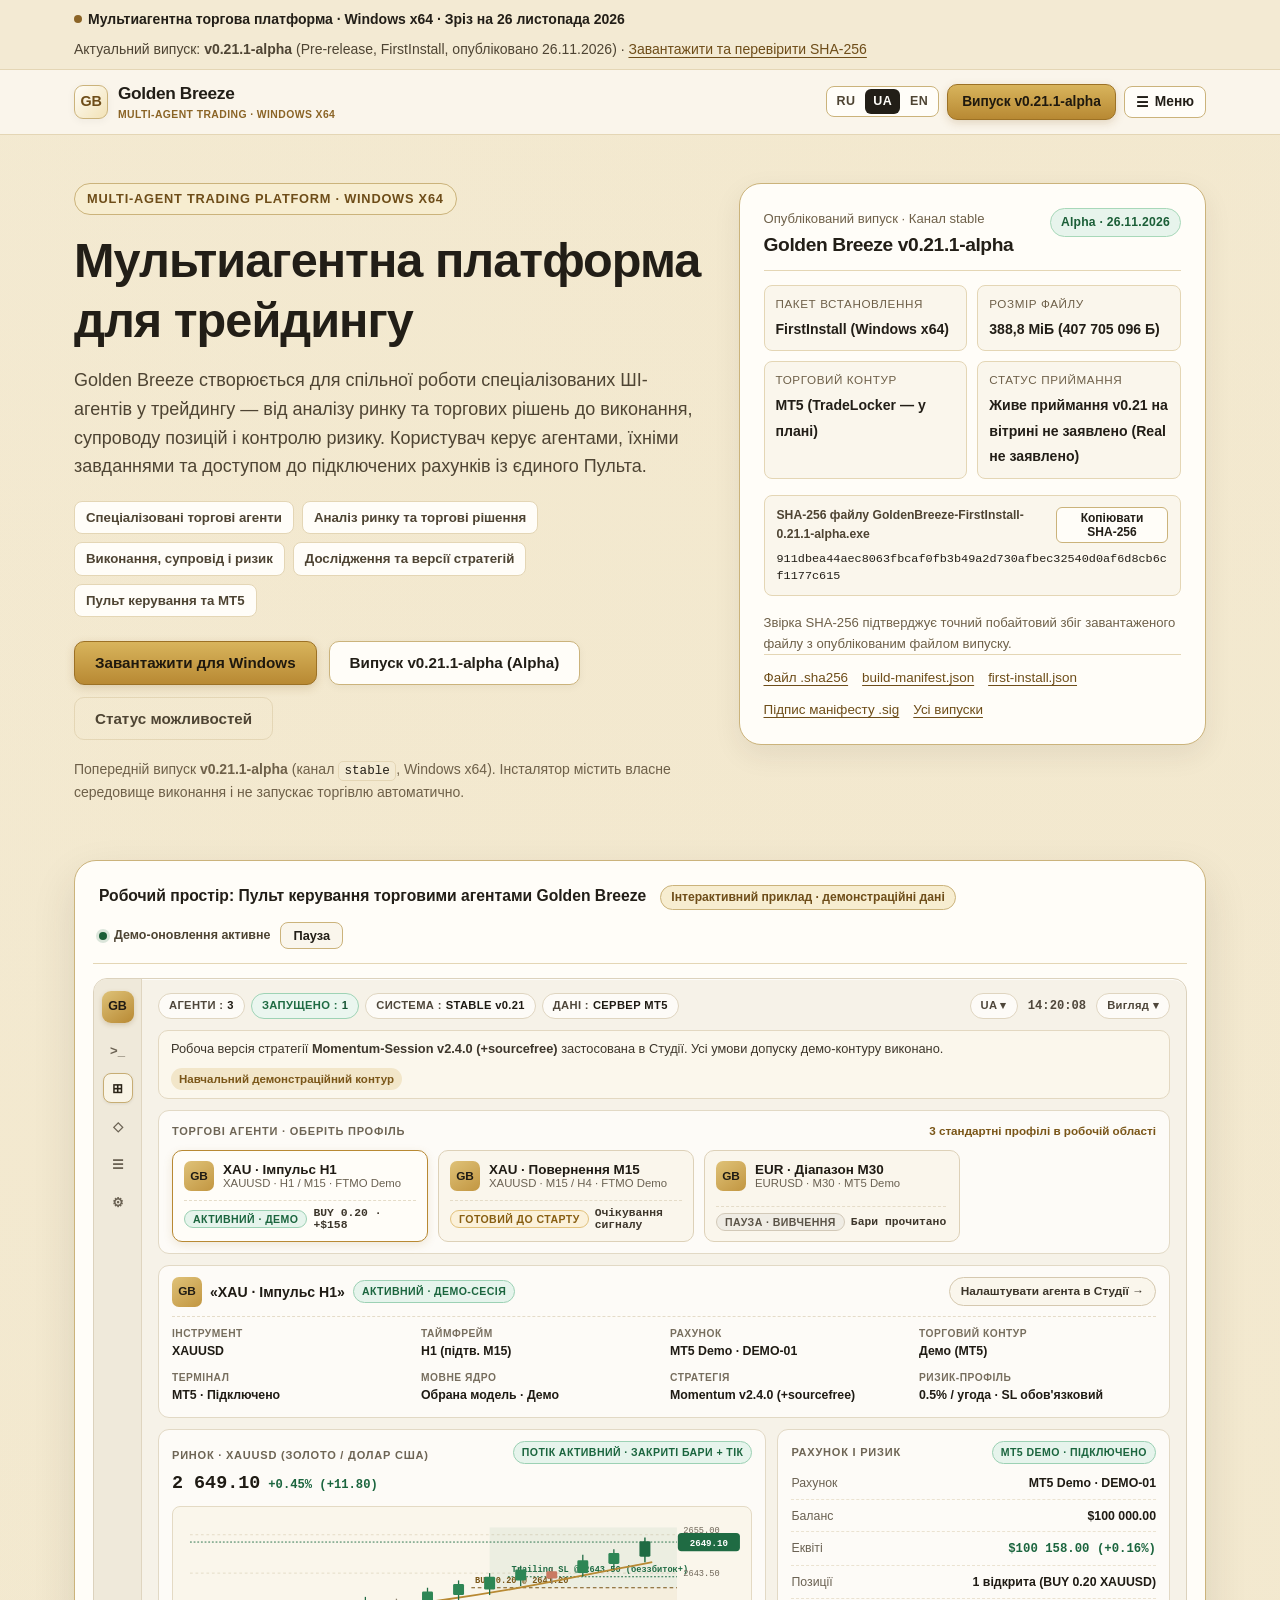
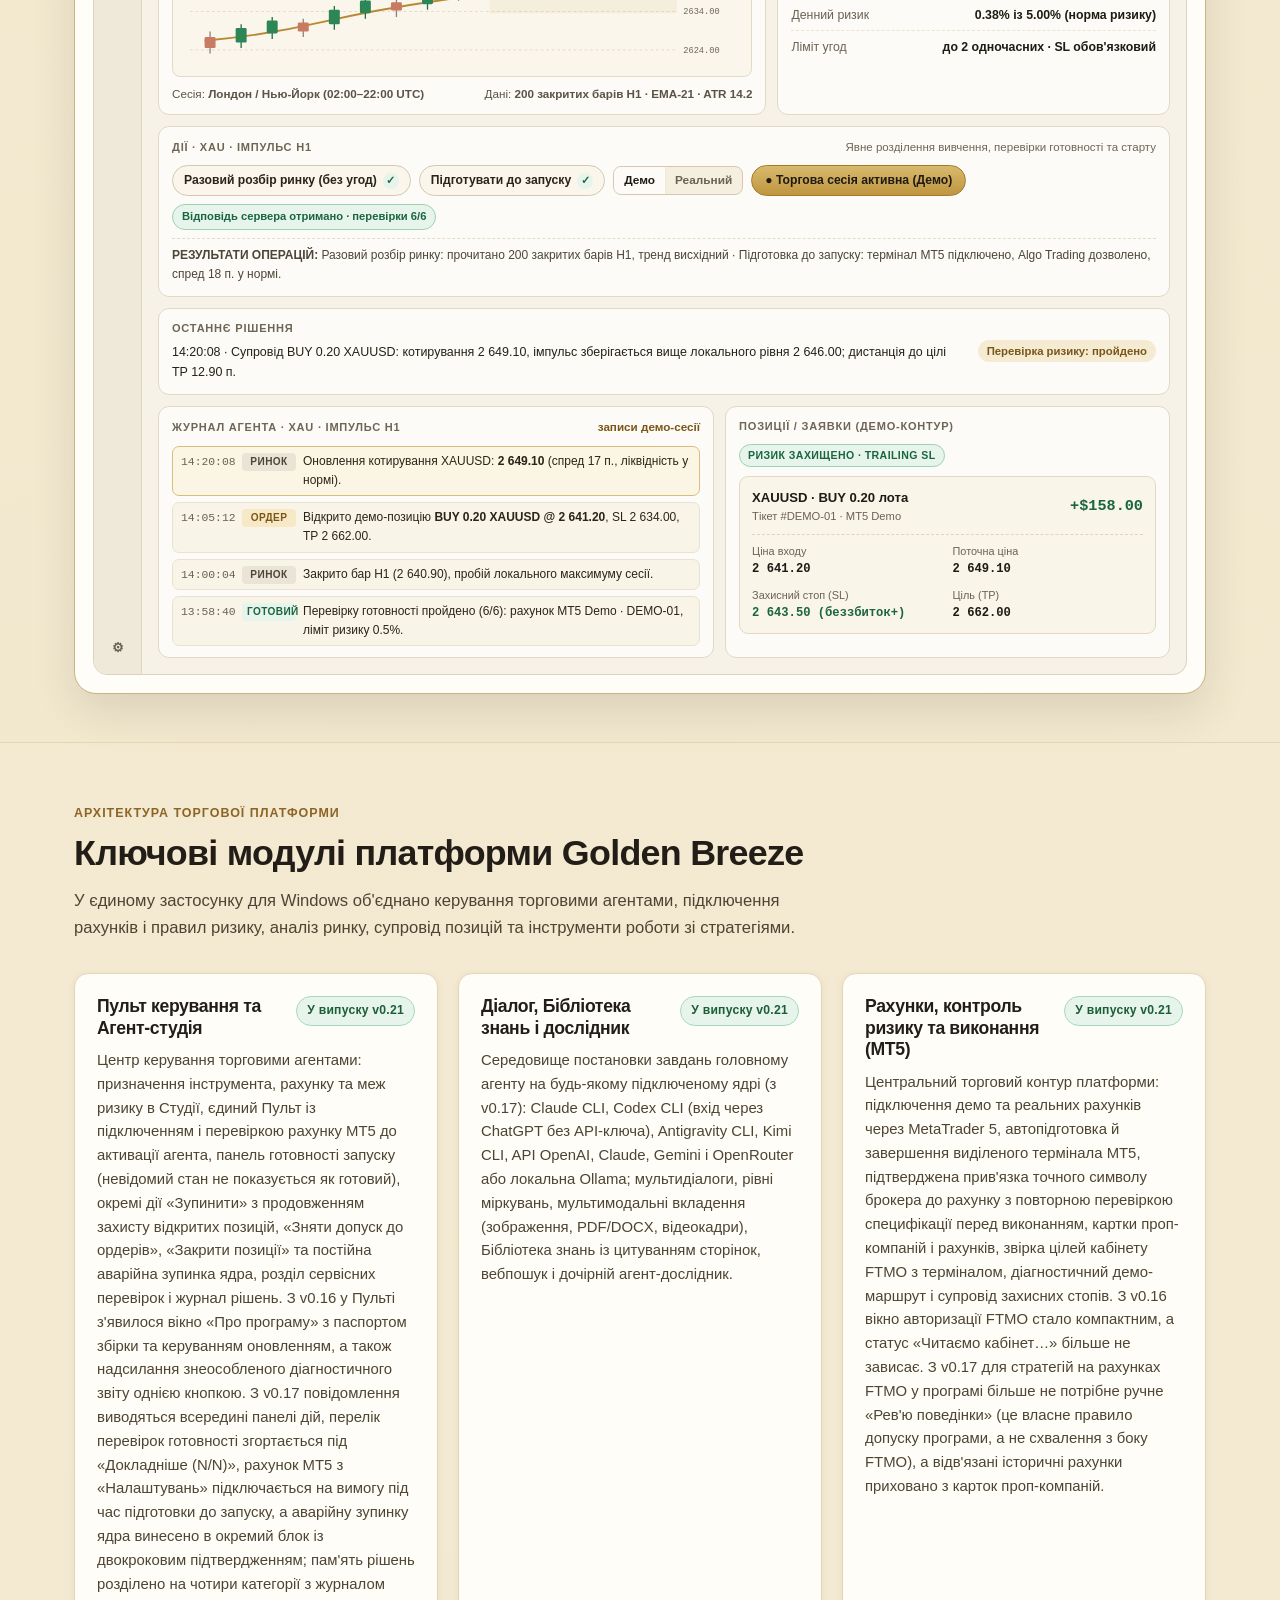
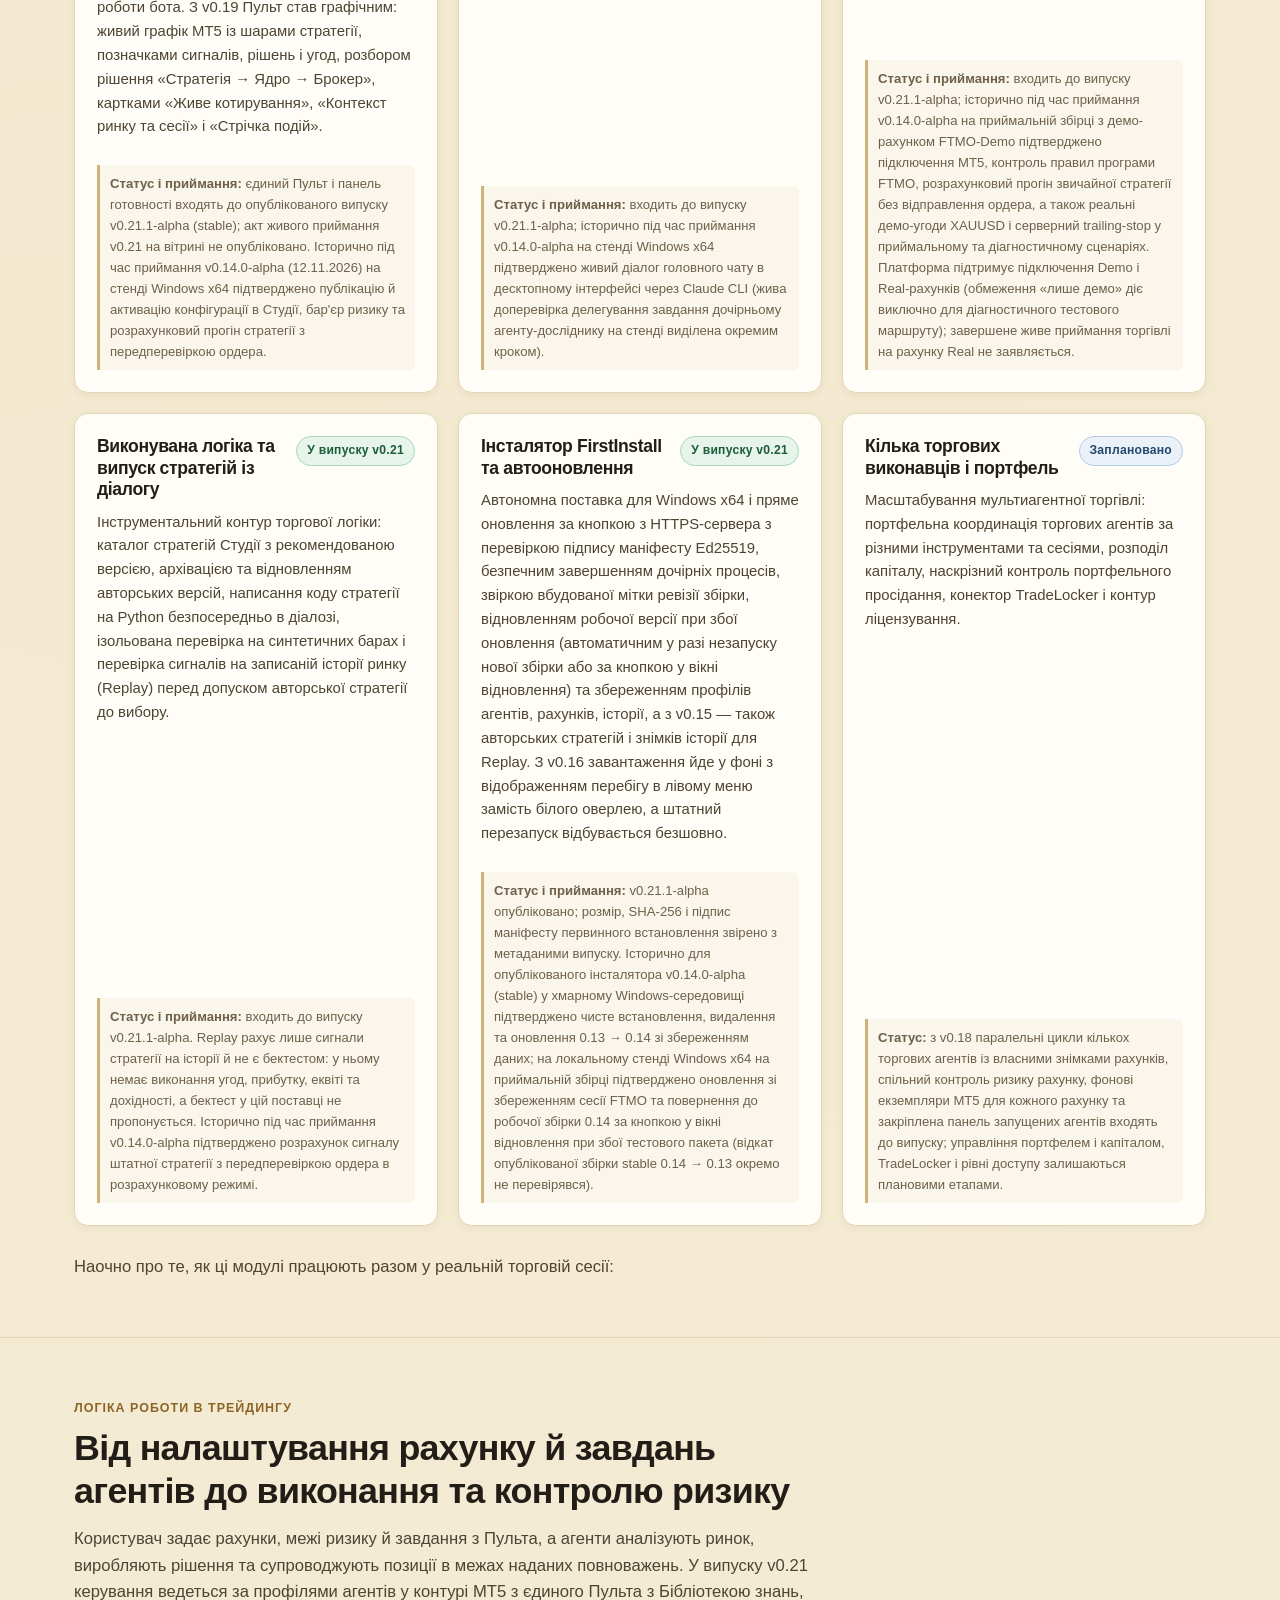
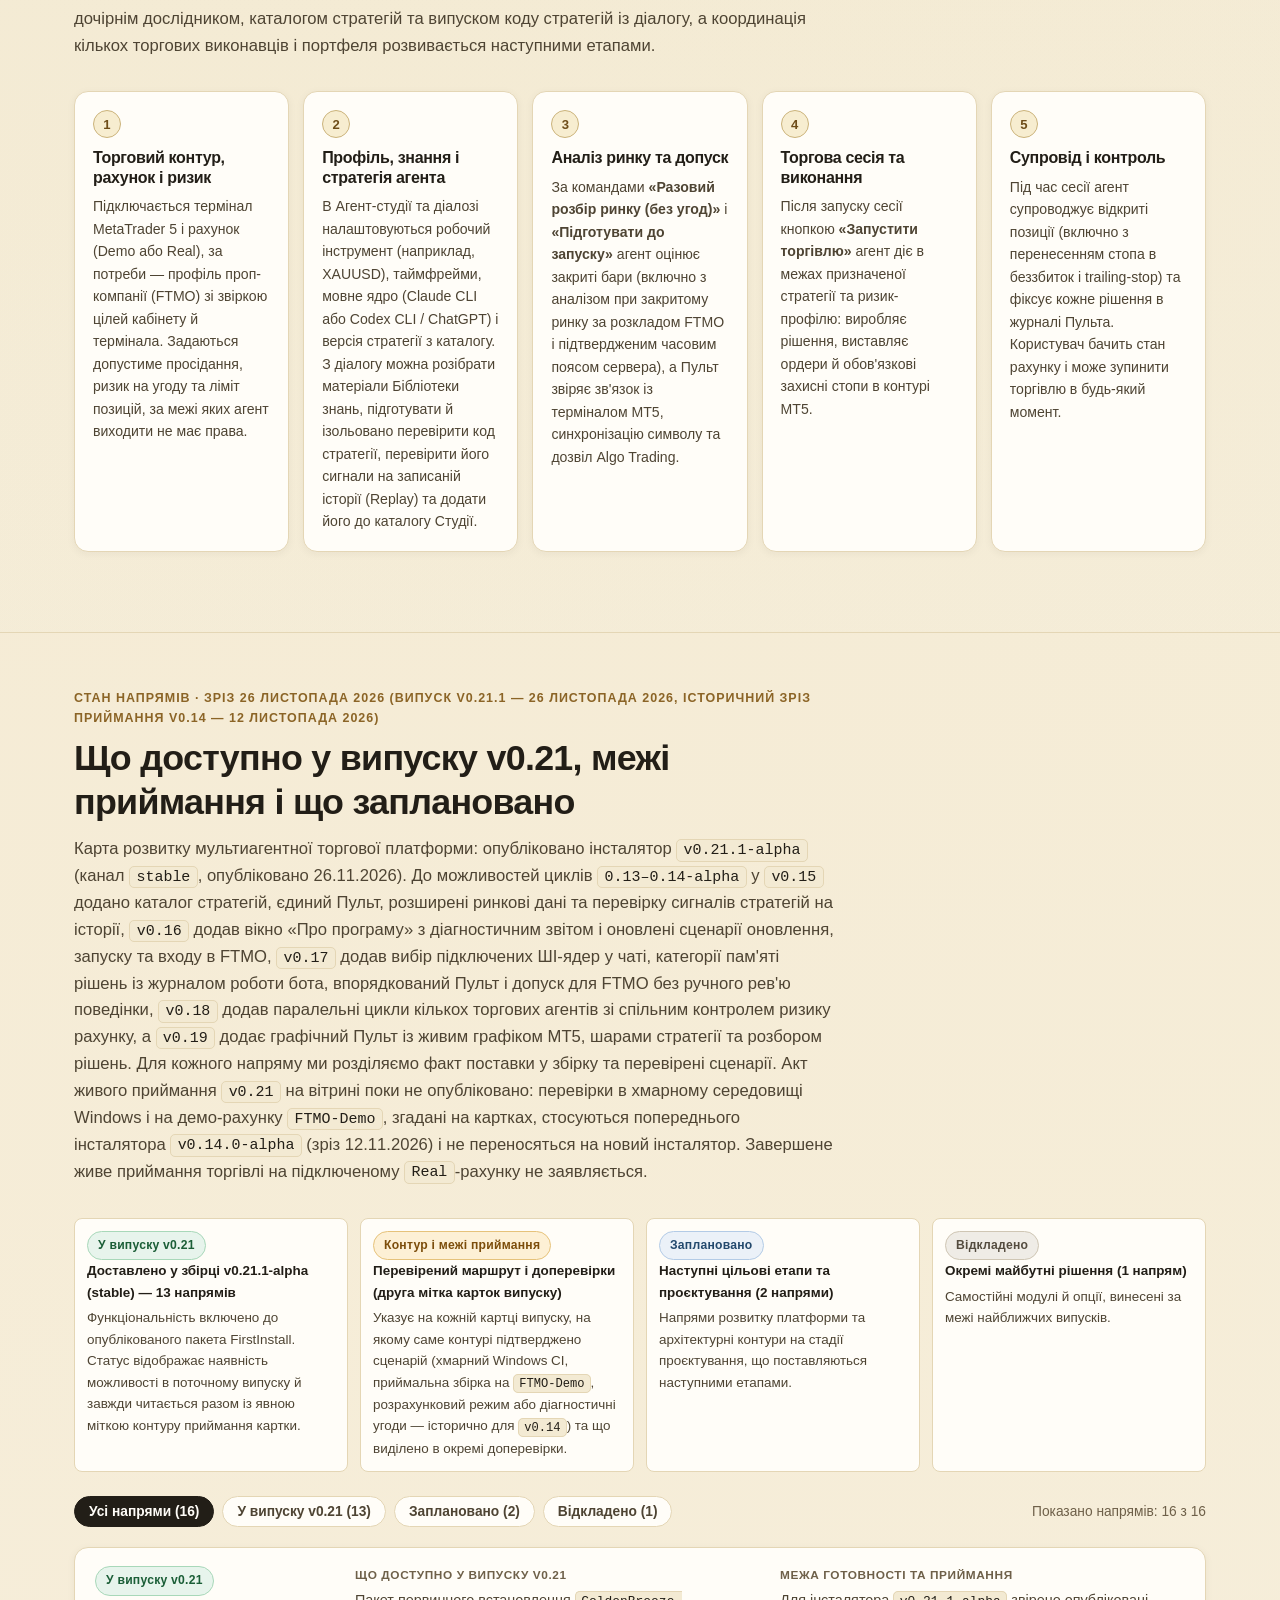
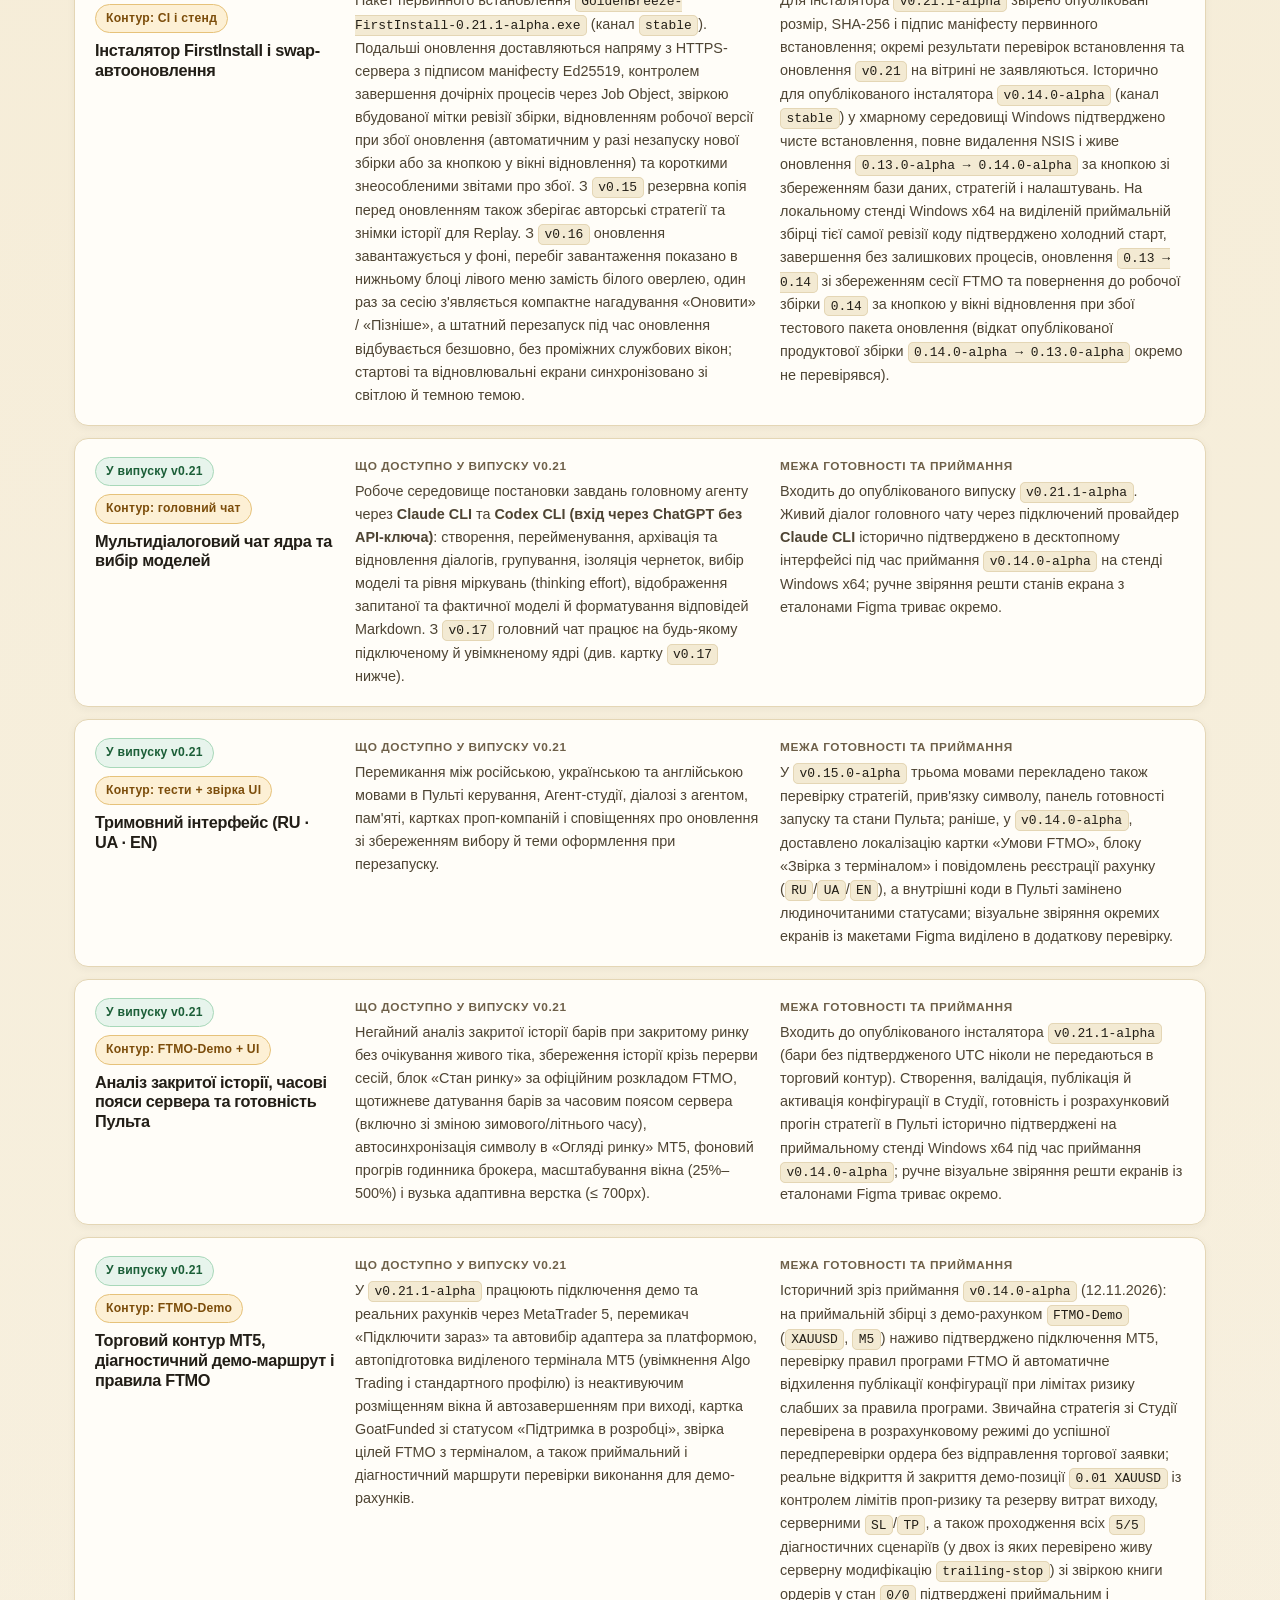
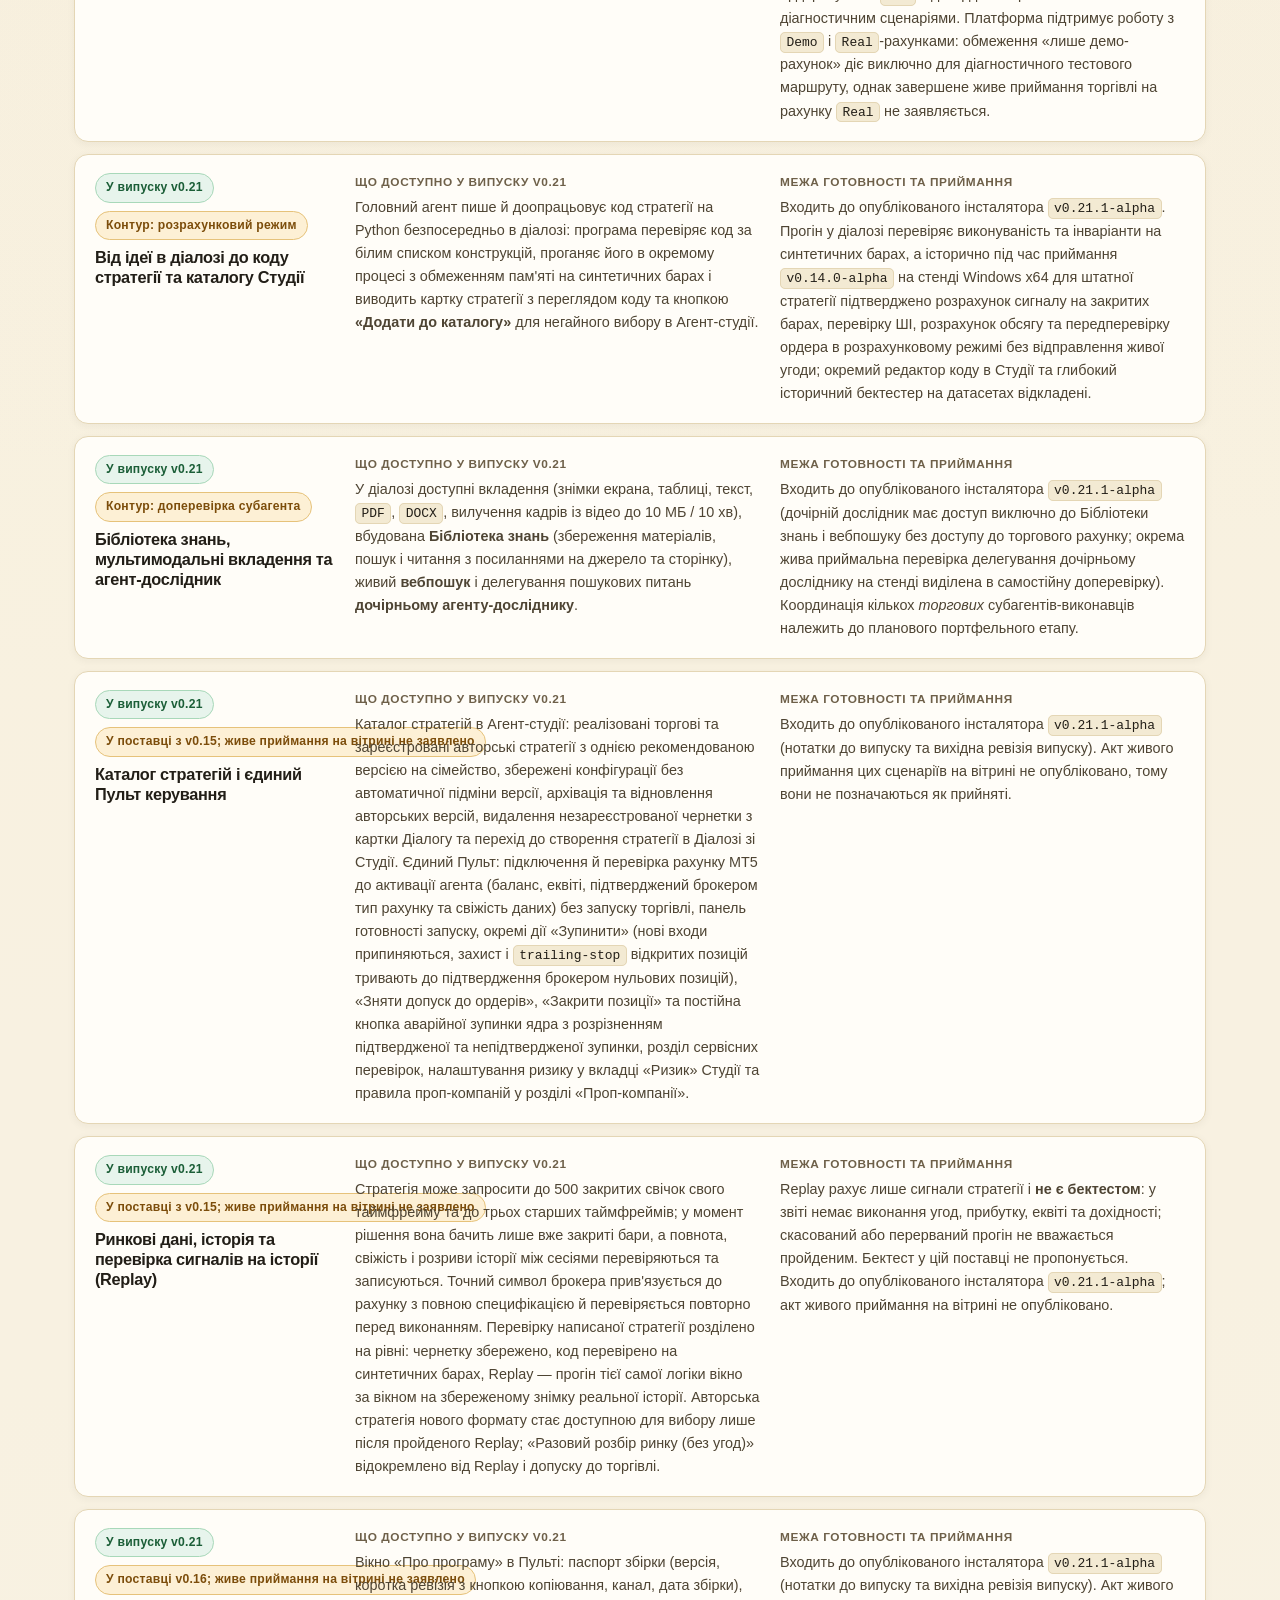
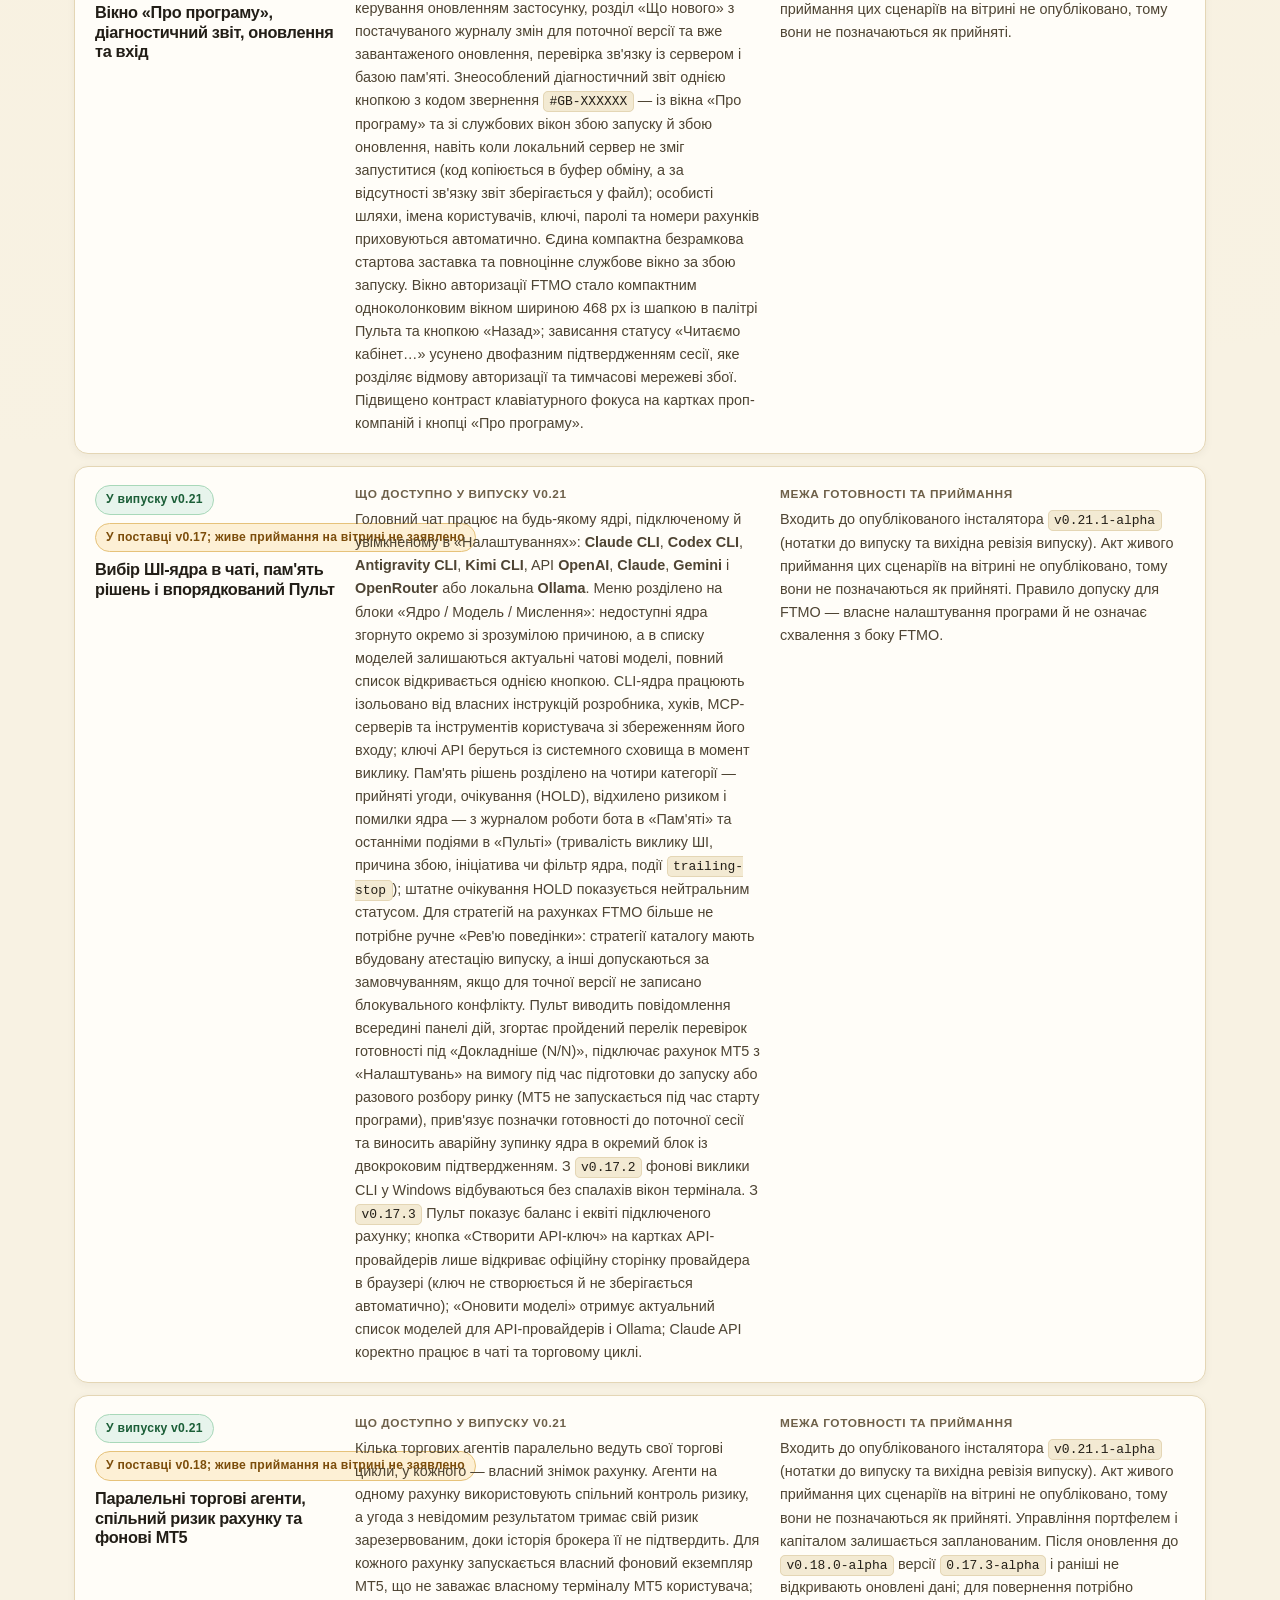
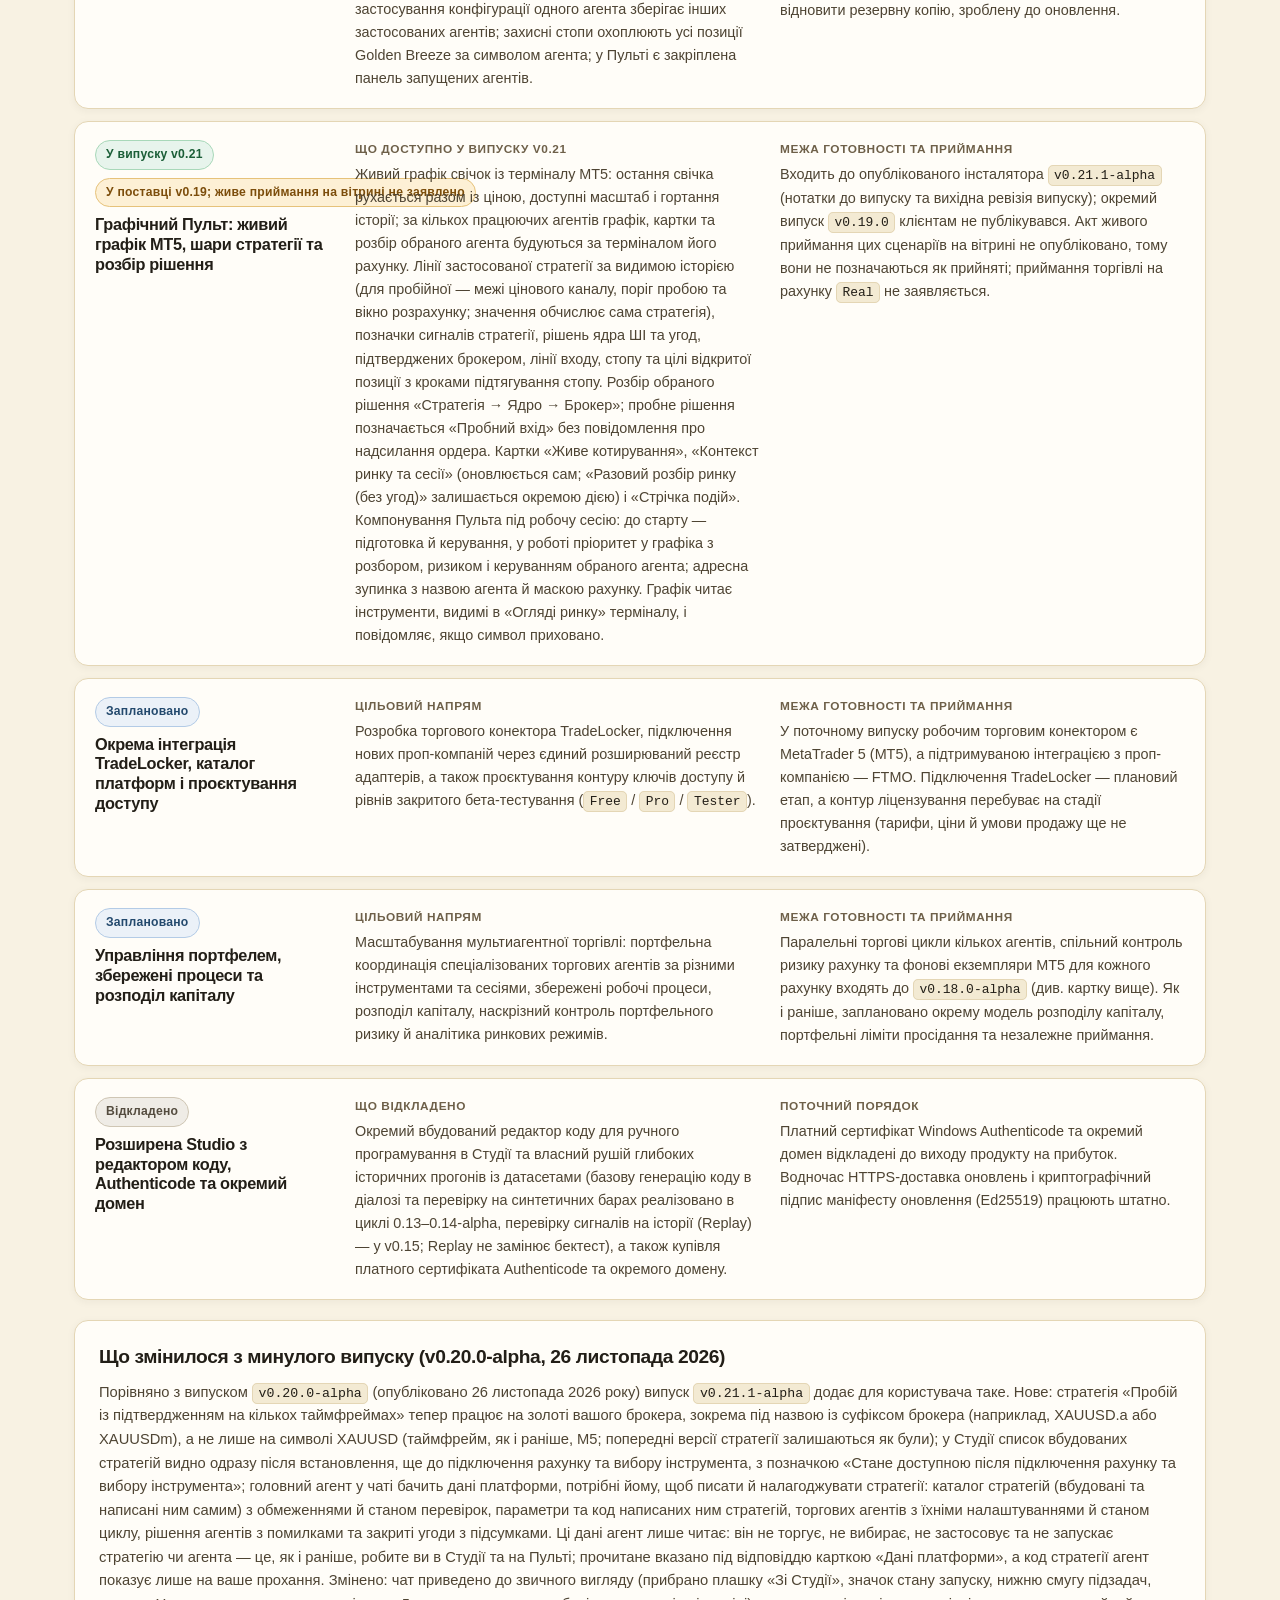
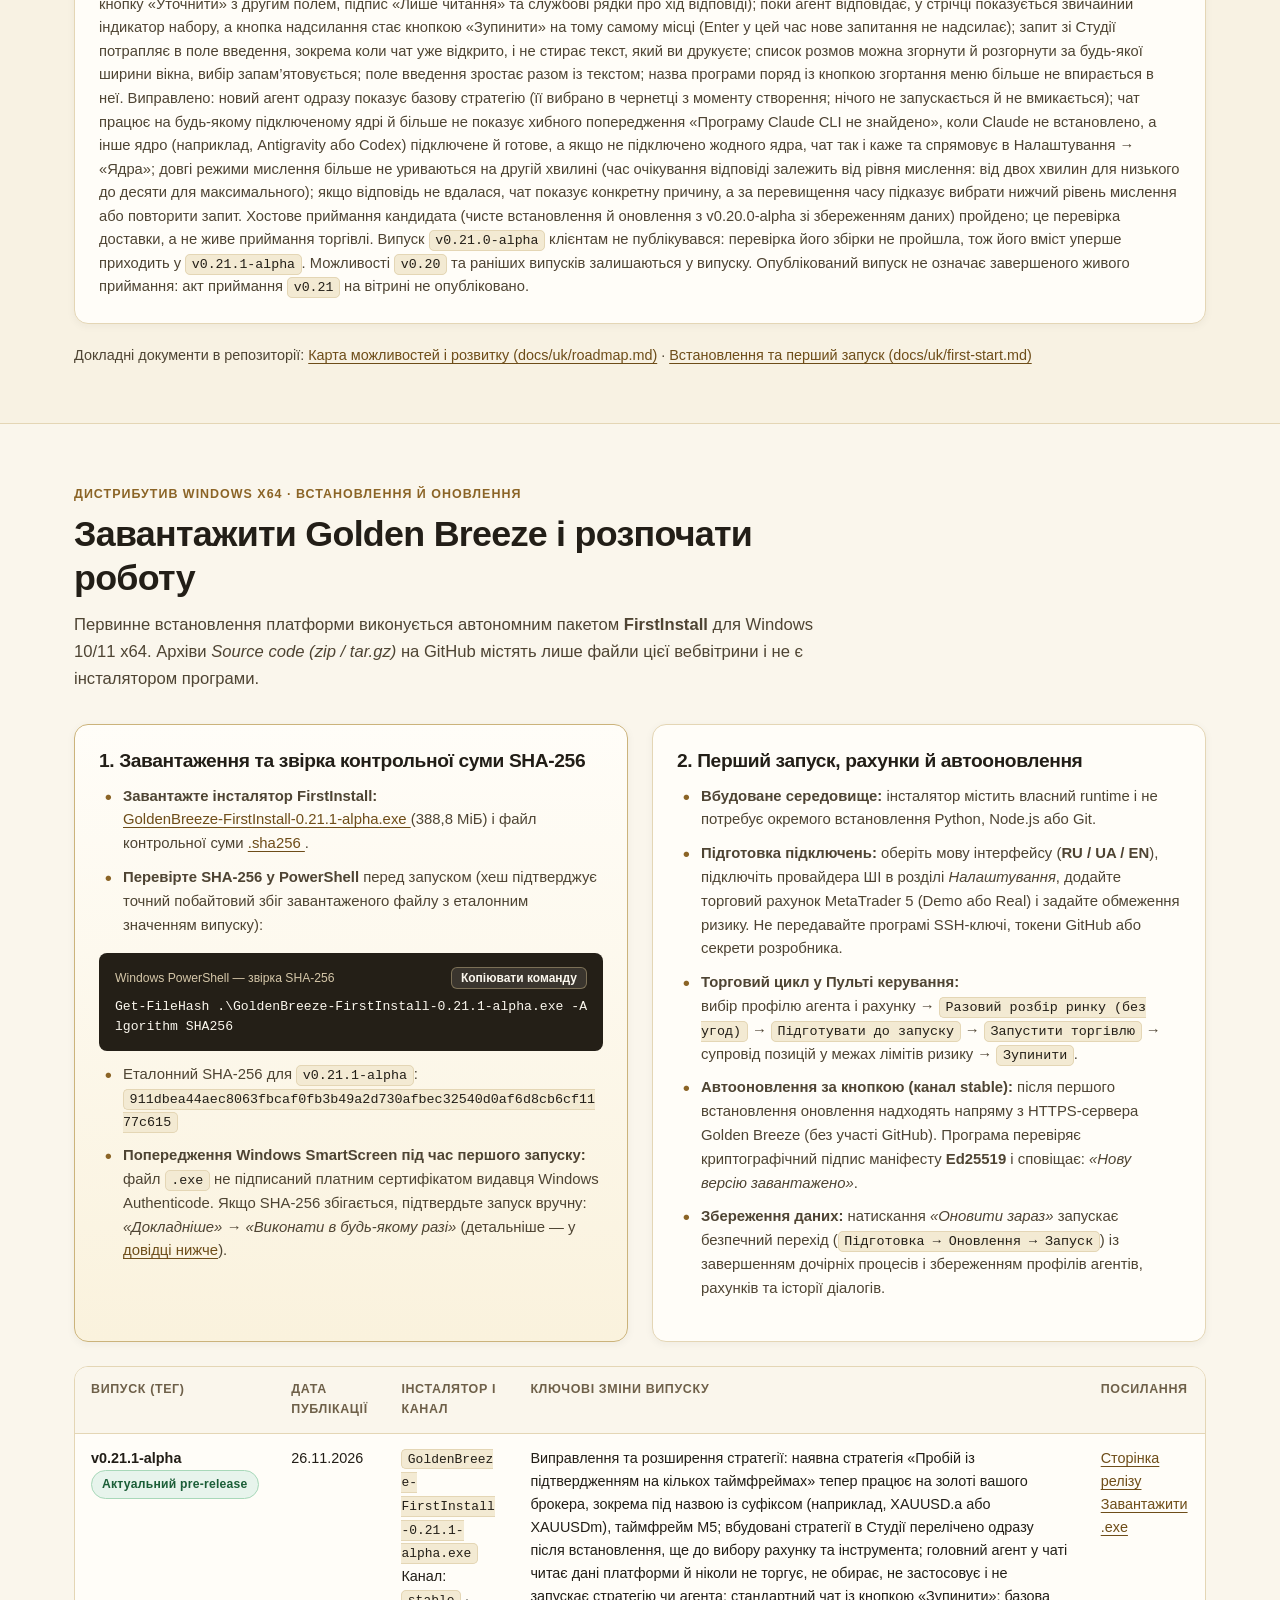
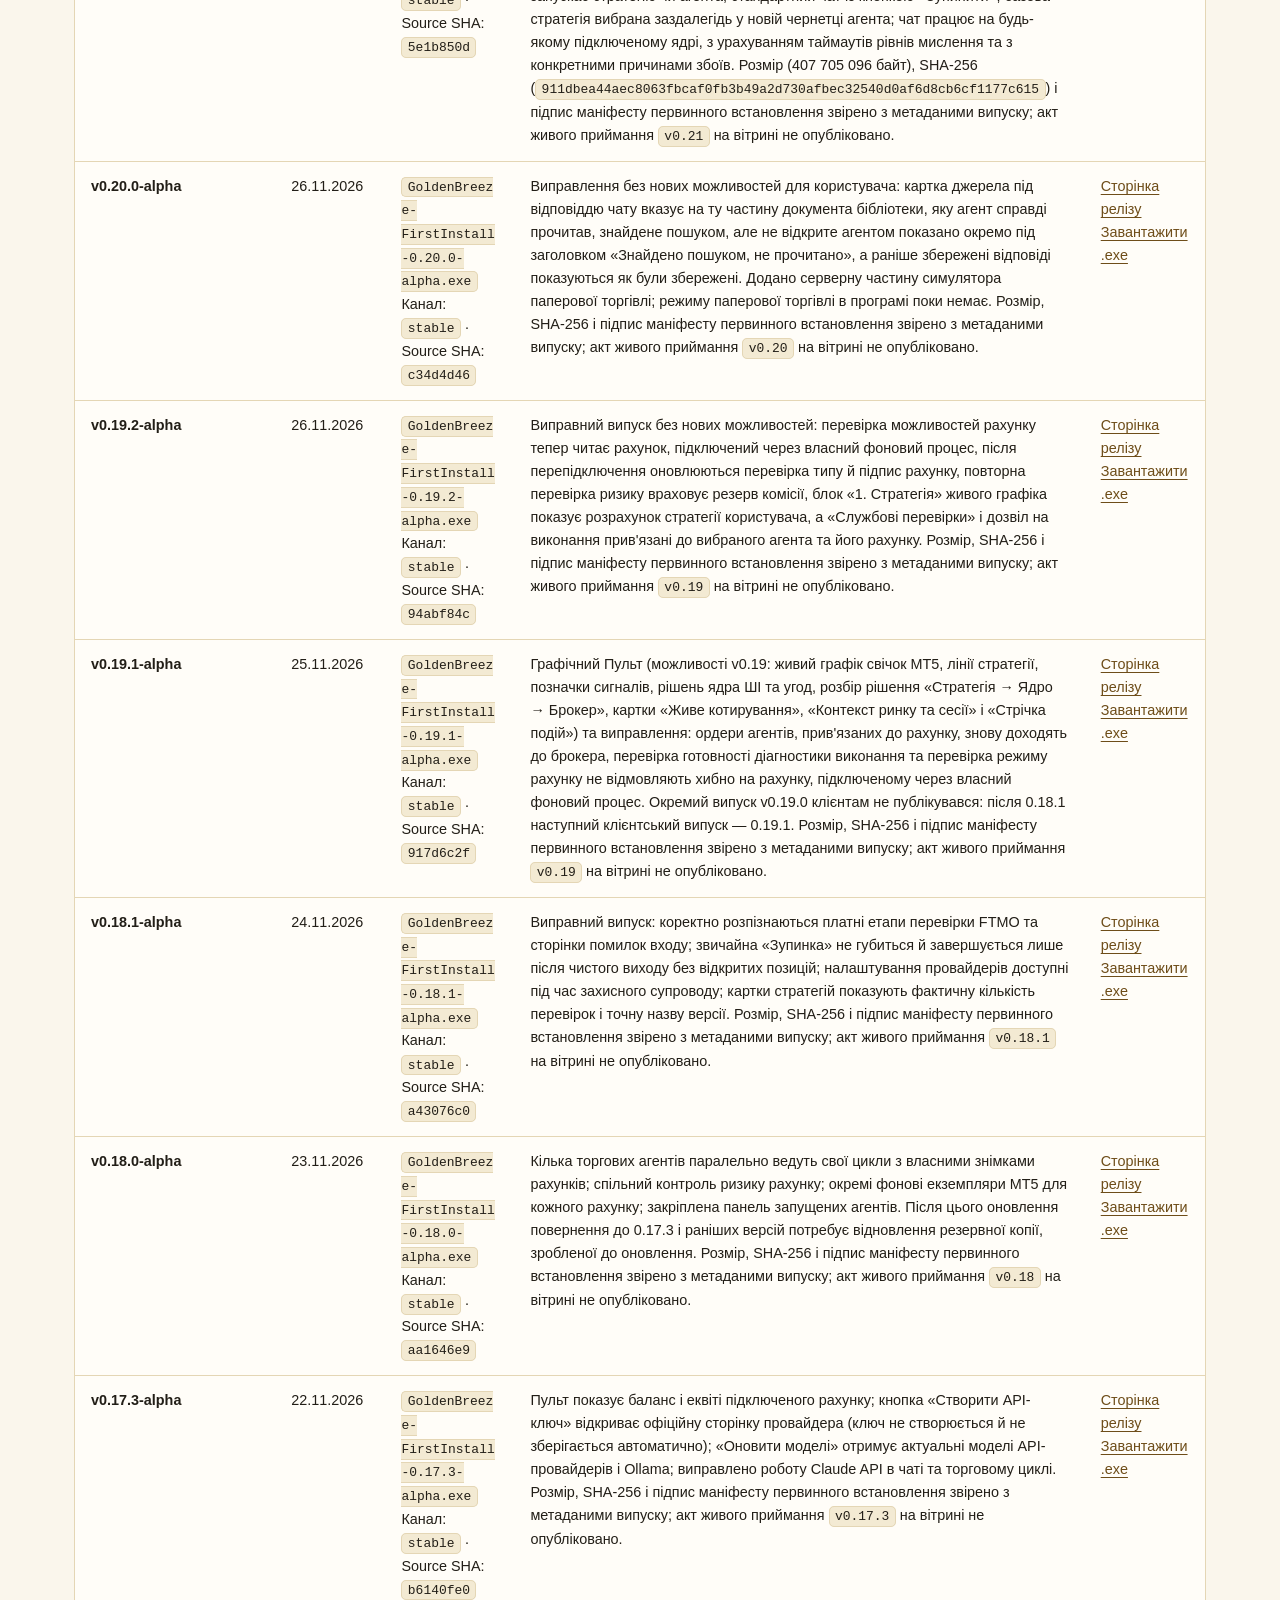
<file: docs/uk/index.html>
<!DOCTYPE html>
<html lang="uk">
<head>
  <meta charset="utf-8">
  <meta name="viewport" content="width=device-width, initial-scale=1">
  <title>Golden Breeze — Мультиагентна платформа для трейдингу</title>
  <meta name="description" content="Golden Breeze — мультиагентна платформа для трейдингу на Windows x64: спільна робота спеціалізованих ШІ-агентів від аналізу ринку та торгових рішень до виконання, супроводу позицій і контролю ризику під керуванням користувача.">
  <meta name="theme-color" content="#FAF6EC">
  <link rel="canonical" href="https://nikolaykazakovvs-ux.github.io/golden-breeze-releases/uk/">
  <link rel="alternate" hreflang="ru" href="https://nikolaykazakovvs-ux.github.io/golden-breeze-releases/">
  <link rel="alternate" hreflang="uk" href="https://nikolaykazakovvs-ux.github.io/golden-breeze-releases/uk/">
  <link rel="alternate" hreflang="en" href="https://nikolaykazakovvs-ux.github.io/golden-breeze-releases/en/">
  <link rel="alternate" hreflang="x-default" href="https://nikolaykazakovvs-ux.github.io/golden-breeze-releases/">
  <link rel="icon" type="image/svg+xml" href="../assets/brand/favicon.svg">
  <link rel="stylesheet" href="../styles.css">
</head>
<body>
  <a class="skip-link" href="#main-content">Перейти до основного вмісту</a>

  <!-- Плашка актуального випуску -->
  <div class="access-banner" role="region" aria-label="Відомості про поточний випуск">
    <div class="container access-banner__inner">
      <span class="access-banner__badge">
        <span class="access-banner__dot" aria-hidden="true"></span>
        Мультиагентна торгова платформа · Windows x64 · Зріз на 26 листопада 2026
      </span>
      <span>
        Актуальний випуск: <strong>v0.21.1-alpha</strong> (Pre-release, FirstInstall, опубліковано 26.11.2026) · <a href="#download">Завантажити та перевірити SHA-256</a>
      </span>
    </div>
  </div>

  <!-- Шапка та навігація -->
  <header class="site-header">
    <div class="container site-header__inner">
      <a class="brand-logo" href="#top" aria-label="Golden Breeze — на початок сторінки">
        <span class="brand-logo__mark" aria-hidden="true">GB</span>
        <span class="brand-logo__text">
          Golden Breeze
          <span class="brand-logo__meta">Multi-Agent Trading · Windows x64</span>
        </span>
      </a>

      <!-- Основна навігація за розділами -->
      <nav id="site-nav" class="site-nav" aria-label="Основна навігація">
        <ul class="site-nav__list">
          <li><a class="site-nav__link" href="#capabilities">Можливості</a></li>
          <li><a class="site-nav__link" href="#user-journey">Шлях користувача</a></li>
          <li><a class="site-nav__link" href="#roadmap">Статуси та план</a></li>
          <li><a class="site-nav__link" href="#download">Завантажити і старт</a></li>
          <li><a class="site-nav__link" href="#partners">Партнерам</a></li>
        </ul>
      </nav>

      <!-- Постійні дії в шапці (завжди видимі ПОЗА випадним списком розділів) -->
      <div class="site-header__actions">
        <div class="lang-switch" role="group" aria-label="Вибір мови сторінки">
          <a
            class="lang-switch__link"
            href="../"
            lang="ru"
            hreflang="ru"
            aria-label="Перемкнути на російську версію"
            data-lang-switch="ru"
          >RU</a>
          <a
            class="lang-switch__link is-active"
            href="./"
            lang="uk"
            hreflang="uk"
            aria-current="page"
            aria-label="Українська версія (поточна)"
            data-lang-switch="uk"
          >UA</a>
          <a
            class="lang-switch__link"
            href="../en/"
            lang="en"
            hreflang="en"
            aria-label="Switch to English version"
            data-lang-switch="en"
          >EN</a>
        </div>

        <a
          class="btn btn--primary btn--sm header-release-btn"
          href="https://github.com/nikolaykazakovvs-ux/golden-breeze-releases/releases/tag/v0.21.1-alpha"
          aria-label="Випуск v0.21.1-alpha"
        >
          <span class="header-release-btn__full">Випуск v0.21.1-alpha</span>
          <span class="header-release-btn__short" aria-hidden="true">v0.21-alpha</span>
        </a>

        <button
          id="nav-toggle"
          class="nav-toggle"
          type="button"
          aria-expanded="false"
          aria-controls="site-nav"
          aria-label="Відкрити або закрити меню розділів"
        >
          <span class="nav-toggle__icon" aria-hidden="true">☰</span>
          <span class="nav-toggle__text">Меню</span>
        </button>
      </div>
    </div>
  </header>

  <main id="main-content">
    <!-- HERO -->
    <section id="top" class="hero" aria-labelledby="hero-title">
      <div class="container hero__grid">
        <div>
          <div class="hero__eyebrow">Multi-Agent Trading Platform · Windows x64</div>
          <h1 id="hero-title" class="hero__title">
            Мультиагентна платформа для трейдингу
          </h1>
          <p class="hero__lead">
            Golden Breeze створюється для спільної роботи спеціалізованих ШІ-агентів у трейдингу — від аналізу ринку та торгових рішень до виконання, супроводу позицій і контролю ризику. Користувач керує агентами, їхніми завданнями та доступом до підключених рахунків із єдиного Пульта.
          </p>

          <div class="hero__Chips" aria-label="Ключові характеристики платформи">
            <span class="chip">Спеціалізовані торгові агенти</span>
            <span class="chip">Аналіз ринку та торгові рішення</span>
            <span class="chip">Виконання, супровід і ризик</span>
            <span class="chip">Дослідження та версії стратегій</span>
            <span class="chip">Пульт керування та MT5</span>
          </div>

          <div class="hero__actions">
            <a
              class="btn btn--primary"
              href="https://github.com/nikolaykazakovvs-ux/golden-breeze-releases/releases/download/v0.21.1-alpha/GoldenBreeze-FirstInstall-0.21.1-alpha.exe"
            >
              Завантажити для Windows
            </a>
            <a
              class="btn btn--secondary"
              href="https://github.com/nikolaykazakovvs-ux/golden-breeze-releases/releases/tag/v0.21.1-alpha"
            >
              Випуск v0.21.1-alpha (Alpha)
            </a>
            <a class="btn btn--ghost" href="#roadmap">
              Статус можливостей
            </a>
          </div>

          <p class="hero__note">
            Попередній випуск <strong>v0.21.1-alpha</strong> (канал <code>stable</code>, Windows x64). Інсталятор містить власне середовище виконання і не запускає торгівлю автоматично.
          </p>
        </div>

        <!-- Картка актуального опублікованого релізу -->
        <aside class="release-card" aria-labelledby="release-card-heading">
          <div class="release-card__header">
            <div>
              <p class="release-card__meta">Опублікований випуск · Канал stable</p>
              <h2 id="release-card-heading" class="release-card__title">Golden Breeze v0.21.1-alpha</h2>
            </div>
            <span class="badge badge--released">Alpha · 26.11.2026</span>
          </div>

          <div class="release-card__specs">
            <div class="spec-box">
              <span class="spec-box__label">Пакет встановлення</span>
              <span class="spec-box__value">FirstInstall (Windows x64)</span>
            </div>
            <div class="spec-box">
              <span class="spec-box__label">Розмір файлу</span>
              <span class="spec-box__value">388,8 МіБ (407 705 096 Б)</span>
            </div>
            <div class="spec-box">
              <span class="spec-box__label">Торговий контур</span>
              <span class="spec-box__value">MT5 (TradeLocker — у плані)</span>
            </div>
            <div class="spec-box">
              <span class="spec-box__label">Статус приймання</span>
              <span class="spec-box__value">Живе приймання v0.21 на вітрині не заявлено (Real не заявлено)</span>
            </div>
          </div>

          <div class="hash-box">
            <div class="hash-box__header">
              <span class="hash-box__label">SHA-256 файлу GoldenBreeze-FirstInstall-0.21.1-alpha.exe</span>
              <button class="copy-btn" type="button" data-copy-target="hero-sha256">
                Копіювати SHA-256
              </button>
            </div>
            <code id="hero-sha256" class="hash-box__code">911dbea44aec8063fbcaf0fb3b49a2d730afbec32540d0af6d8cb6cf1177c615</code>
          </div>

          <p class="release-card__meta">
            Звірка SHA-256 підтверджує точний побайтовий збіг завантаженого файлу з опублікованим файлом випуску.
          </p>

          <div class="release-card__links">
            <a href="https://github.com/nikolaykazakovvs-ux/golden-breeze-releases/releases/download/v0.21.1-alpha/GoldenBreeze-FirstInstall-0.21.1-alpha.exe.sha256">Файл .sha256</a>
            <a href="https://github.com/nikolaykazakovvs-ux/golden-breeze-releases/releases/download/v0.21.1-alpha/build-manifest.json">build-manifest.json</a>
            <a href="https://github.com/nikolaykazakovvs-ux/golden-breeze-releases/releases/download/v0.21.1-alpha/first-install.json">first-install.json</a>
            <a href="https://github.com/nikolaykazakovvs-ux/golden-breeze-releases/releases/download/v0.21.1-alpha/first-install.json.sig">Підпис маніфесту .sig</a>
            <a href="https://github.com/nikolaykazakovvs-ux/golden-breeze-releases/releases">Усі випуски</a>
          </div>
        </aside>
      </div>
    </section>

    <!-- ВІТРИНА ІНТЕРФЕЙСУ (ІНТЕРАКТИВНИЙ ПРИКЛАД ПУЛЬТА З ДЕМО-ДАНИМИ) -->
    <section class="showcase" aria-labelledby="showcase-heading">
      <div class="container">
        <div class="showcase__frame">
          <div class="showcase__topbar">
            <div class="showcase__title-group">
              <div id="showcase-heading" class="showcase__title">
                <span>Робочий простір: Пульт керування торговими агентами Golden Breeze</span>
              </div>
              <span class="showcase__caption-tag">
                Інтерактивний приклад · демонстраційні дані
              </span>
            </div>
            <div class="showcase__controls">
              <span id="pult-anim-status" class="pult-demo__live-indicator" aria-live="polite">
                <span class="pult-demo__live-dot" aria-hidden="true"></span>
                <span id="pult-anim-status-text">Демо-оновлення активне</span>
              </span>
              <button
                id="pult-anim-toggle"
                class="pult-demo__ctrl-btn"
                type="button"
                aria-pressed="false"
                aria-label="Призупинити або запустити демонстраційну анімацію Пульта"
              >
                Пауза
              </button>
            </div>
          </div>

          <!-- Нативна композиція Пульта керування -->
          <div class="pult-demo" role="region" aria-label="Демонстраційний макет Пульта керування Golden Breeze">
            <!-- Ліва вузька панель навігації програми -->
            <aside class="pult-demo__rail" aria-hidden="true">
              <div class="pult-demo__rail-top">
                <div class="pult-demo__gb-logo">GB</div>
                <div class="pult-demo__rail-btn" title="Діалог з агентом">&gt;_</div>
                <div class="pult-demo__rail-btn pult-demo__rail-btn--active" title="Пульт керування">⊞</div>
                <div class="pult-demo__rail-btn" title="Агент-студія">◇</div>
                <div class="pult-demo__rail-btn" title="Каталог стратегій">☰</div>
                <div class="pult-demo__rail-btn" title="Правила та рахунки">⚙</div>
              </div>
              <div class="pult-demo__rail-bottom">
                <div class="pult-demo__rail-btn" title="Налаштування">⚙</div>
              </div>
            </aside>

            <!-- Основна робоча область Пульта -->
            <div class="pult-demo__canvas">
              <!-- Верхній рядок стану системи -->
              <div class="pult-demo__sysbar">
                <div class="pult-demo__sys-pills">
                  <span class="pult-sys-pill">АГЕНТИ : <strong>3</strong></span>
                  <span class="pult-sys-pill pult-sys-pill--ok">ЗАПУЩЕНО : <strong id="pult-sys-running">1</strong></span>
                  <span class="pult-sys-pill">СИСТЕМА : <strong>STABLE v0.21</strong></span>
                  <span class="pult-sys-pill">ДАНІ : <strong>СЕРВЕР MT5</strong></span>
                </div>
                <div class="pult-demo__sys-right">
                  <span class="pult-sys-pill">UA ▾</span>
                  <span id="pult-demo-clock" class="pult-demo__clock">14:20:05</span>
                  <span class="pult-sys-pill">Вигляд ▾</span>
                </div>
              </div>

              <!-- Інформаційна смуга статусу робочої версії -->
              <div class="pult-demo__notice-bar">
                <span id="pult-studio-banner">
                  Робоча версія стратегії <strong>Momentum-Session v2.4.0 (+sourcefree)</strong> застосована в Студії. Усі умови допуску демо-контуру виконано.
                </span>
                <span class="pult-demo__notice-meta">Навчальний демонстраційний контур</span>
              </div>

              <!-- Блок ТОРГОВІ АГЕНТИ -->
              <div class="pult-demo__section-box">
                <div class="pult-demo__section-head">
                  <span class="pult-demo__section-label">ТОРГОВІ АГЕНТИ · ОБЕРІТЬ ПРОФІЛЬ</span>
                  <span class="pult-demo__section-hint">3 стандартні профілі в робочій області</span>
                </div>
                <div class="pult-demo__agents-grid" role="tablist" aria-label="Демонстраційні профілі торгових агентів">
                  <!-- Картка профілю 1 -->
                  <button
                    type="button"
                    role="tab"
                    id="pult-tab-xau-h1"
                    class="pult-agent-card is-selected"
                    data-agent-profile="xau-h1"
                    aria-selected="true"
                  >
                    <div class="pult-agent-card__top">
                      <span class="pult-agent-card__avatar">GB</span>
                      <div class="pult-agent-card__titles">
                        <span class="pult-agent-card__name">XAU · Імпульс H1</span>
                        <span class="pult-agent-card__sub">XAUUSD · H1 / M15 · FTMO Demo</span>
                      </div>
                    </div>
                    <div class="pult-agent-card__bottom">
                      <span class="pult-status-tag pult-status-tag--active">АКТИВНИЙ · ДЕМО</span>
                      <span class="pult-agent-card__metric" id="pult-card-metric-xau-h1">BUY 0.20 · +$144</span>
                    </div>
                  </button>

                  <!-- Картка профілю 2 -->
                  <button
                    type="button"
                    role="tab"
                    id="pult-tab-xau-m15"
                    class="pult-agent-card"
                    data-agent-profile="xau-m15"
                    aria-selected="false"
                  >
                    <div class="pult-agent-card__top">
                      <span class="pult-agent-card__avatar">GB</span>
                      <div class="pult-agent-card__titles">
                        <span class="pult-agent-card__name">XAU · Повернення M15</span>
                        <span class="pult-agent-card__sub">XAUUSD · M15 / H4 · FTMO Demo</span>
                      </div>
                    </div>
                    <div class="pult-agent-card__bottom">
                      <span class="pult-status-tag pult-status-tag--ready">ГОТОВИЙ ДО СТАРТУ</span>
                      <span class="pult-agent-card__metric">Очікування сигналу</span>
                    </div>
                  </button>

                  <!-- Картка профілю 3 -->
                  <button
                    type="button"
                    role="tab"
                    id="pult-tab-eur-m30"
                    class="pult-agent-card"
                    data-agent-profile="eur-m30"
                    aria-selected="false"
                  >
                    <div class="pult-agent-card__top">
                      <span class="pult-agent-card__avatar">GB</span>
                      <div class="pult-agent-card__titles">
                        <span class="pult-agent-card__name">EUR · Діапазон M30</span>
                        <span class="pult-agent-card__sub">EURUSD · M30 · MT5 Demo</span>
                      </div>
                    </div>
                    <div class="pult-agent-card__bottom">
                      <span class="pult-status-tag pult-status-tag--paused">ПАУЗА · ВИВЧЕННЯ</span>
                      <span class="pult-agent-card__metric">Бари прочитано</span>
                    </div>
                  </button>
                </div>
              </div>

              <!-- Паспорт обраного агента -->
              <div class="pult-demo__section-box pult-demo__passport">
                <div class="pult-demo__passport-top">
                  <div class="pult-demo__passport-id">
                    <span class="pult-agent-card__avatar">GB</span>
                    <strong id="pult-active-name" class="pult-demo__passport-name">«XAU · Імпульс H1»</strong>
                    <span id="pult-active-badge" class="pult-status-tag pult-status-tag--active">АКТИВНИЙ · ДЕМО-СЕСІЯ</span>
                  </div>
                  <span class="pult-demo__studio-pill">Налаштувати агента в Студії →</span>
                </div>

                <div class="pult-demo__specs-row">
                  <div class="pult-spec-cell">
                    <span class="pult-spec-cell__label">ІНСТРУМЕНТ</span>
                    <strong id="pult-spec-symbol" class="pult-spec-cell__val">XAUUSD</strong>
                  </div>
                  <div class="pult-spec-cell">
                    <span class="pult-spec-cell__label">ТАЙМФРЕЙМ</span>
                    <strong id="pult-spec-tf" class="pult-spec-cell__val">H1 (підтв. M15)</strong>
                  </div>
                  <div class="pult-spec-cell">
                    <span class="pult-spec-cell__label">РАХУНОК</span>
                    <strong id="pult-spec-account" class="pult-spec-cell__val">MT5 Demo · DEMO-01</strong>
                  </div>
                  <div class="pult-spec-cell">
                    <span class="pult-spec-cell__label">ТОРГОВИЙ КОНТУР</span>
                    <strong id="pult-spec-contour" class="pult-spec-cell__val">Демо (MT5)</strong>
                  </div>
                  <div class="pult-spec-cell">
                    <span class="pult-spec-cell__label">ТЕРМІНАЛ</span>
                    <strong id="pult-spec-terminal" class="pult-spec-cell__val">MT5 · Підключено</strong>
                  </div>
                  <div class="pult-spec-cell">
                    <span class="pult-spec-cell__label">МОВНЕ ЯДРО</span>
                    <strong id="pult-spec-llm" class="pult-spec-cell__val">Обрана модель · Демо</strong>
                  </div>
                  <div class="pult-spec-cell">
                    <span class="pult-spec-cell__label">СТРАТЕГІЯ</span>
                    <strong id="pult-spec-strategy" class="pult-spec-cell__val">Momentum v2.4.0 (+sourcefree)</strong>
                  </div>
                  <div class="pult-spec-cell">
                    <span class="pult-spec-cell__label">РИЗИК-ПРОФІЛЬ</span>
                    <strong id="pult-spec-risk" class="pult-spec-cell__val">0.5% / угода · SL обов'язковий</strong>
                  </div>
                </div>
              </div>

              <!-- Середній ряд: РИНОК (графік і котирування) + РАХУНОК І РИЗИК -->
              <div class="pult-demo__mid-grid">
                <!-- Панель РИНОК -->
                <div class="pult-demo__section-box pult-demo__market-box">
                  <div class="pult-demo__market-head">
                    <div class="pult-demo__market-title">
                      <span class="pult-demo__section-label" id="pult-market-label">РИНОК · XAUUSD (ЗОЛОТО / ДОЛАР США)</span>
                      <div class="pult-demo__quote-row">
                        <strong id="pult-market-price" class="pult-demo__price">2 648.40</strong>
                        <span id="pult-market-delta" class="pult-demo__delta pult-demo__delta--up">+0.42% (+11.10)</span>
                      </div>
                    </div>
                    <span id="pult-market-state" class="pult-status-tag pult-status-tag--active">ПОТІК АКТИВНИЙ · ЗАКРИТІ БАРИ + ТІК</span>
                  </div>

                  <!-- Вбудований SVG-графік із японськими свічками, EMA та рівнями позиції -->
                  <div class="pult-demo__chart-wrap">
                    <svg
                      id="pult-chart-svg"
                      class="pult-demo__chart-svg"
                      viewBox="0 0 620 176"
                      role="img"
                      aria-label="Демонстраційний графік ціни із закритими барами, лінією EMA-21, рівнем входу та захисним стоп-лоссом"
                    >
                      <!-- Горизонтальна сітка -->
                      <line x1="12" y1="26" x2="545" y2="26" stroke="#E4DAC4" stroke-dasharray="3 3" />
                      <line x1="12" y1="68" x2="545" y2="68" stroke="#E4DAC4" stroke-dasharray="3 3" />
                      <line x1="12" y1="110" x2="545" y2="110" stroke="#E4DAC4" stroke-dasharray="3 3" />
                      <line x1="12" y1="152" x2="545" y2="152" stroke="#E4DAC4" stroke-dasharray="3 3" />

                      <!-- Зона тейк-профіту та захисного стопа -->
                      <rect id="pult-chart-tp-band" x="340" y="18" width="205" height="66" fill="rgba(31, 107, 67, 0.06)" />
                      <rect id="pult-chart-sl-band" x="340" y="84" width="205" height="28" fill="rgba(184, 137, 51, 0.08)" />

                      <!-- Рівень входу BUY -->
                      <line id="pult-chart-entry-line" x1="320" y1="84" x2="545" y2="84" stroke="#7A5618" stroke-width="1.2" stroke-dasharray="4 3" />
                      <text id="pult-chart-entry-text" x="324" y="79" fill="#7A5618" font-size="9.5" font-family="Consolas, monospace" font-weight="600">BUY 0.20 @ 2641.20</text>

                      <!-- Рівень захисного стопа (Trailing SL) -->
                      <line id="pult-chart-sl-line" x1="360" y1="72" x2="545" y2="72" stroke="#1F6B43" stroke-width="1.2" stroke-dasharray="2 2" />
                      <text id="pult-chart-sl-text" x="364" y="67" fill="#1F6B43" font-size="9.5" font-family="Consolas, monospace" font-weight="600">Trailing SL @ 2643.50 (беззбиток+)</text>

                      <!-- Плавна лінія EMA-21 -->
                      <path
                        id="pult-chart-ema"
                        d="M 28 142 Q 95 136, 155 122 T 285 98 T 415 76 T 518 56"
                        fill="none"
                        stroke="#B88933"
                        stroke-width="2"
                      />

                      <!-- Група свічок -->
                      <g id="pult-chart-candles">
                        <line x1="34" y1="132" x2="34" y2="156" stroke="#8C8270" stroke-width="1.4" />
                        <rect x="28" y="138" width="12" height="12" rx="1.5" fill="#C97A63" />
                        <line x1="68" y1="124" x2="68" y2="150" stroke="#1F6B43" stroke-width="1.4" />
                        <rect x="62" y="128" width="12" height="16" rx="1.5" fill="#2D8655" />
                        <line x1="102" y1="116" x2="102" y2="140" stroke="#1F6B43" stroke-width="1.4" />
                        <rect x="96" y="120" width="12" height="14" rx="1.5" fill="#2D8655" />
                        <line x1="136" y1="118" x2="136" y2="138" stroke="#8C8270" stroke-width="1.4" />
                        <rect x="130" y="122" width="12" height="10" rx="1.5" fill="#C97A63" />
                        <line x1="170" y1="104" x2="170" y2="130" stroke="#1F6B43" stroke-width="1.4" />
                        <rect x="164" y="108" width="12" height="16" rx="1.5" fill="#2D8655" />
                        <line x1="204" y1="94" x2="204" y2="118" stroke="#1F6B43" stroke-width="1.4" />
                        <rect x="198" y="98" width="12" height="14" rx="1.5" fill="#2D8655" />
                        <line x1="238" y1="96" x2="238" y2="116" stroke="#8C8270" stroke-width="1.4" />
                        <rect x="232" y="100" width="12" height="9" rx="1.5" fill="#C97A63" />
                        <line x1="272" y1="84" x2="272" y2="108" stroke="#1F6B43" stroke-width="1.4" />
                        <rect x="266" y="88" width="12" height="14" rx="1.5" fill="#2D8655" />
                        <line x1="306" y1="76" x2="306" y2="98" stroke="#1F6B43" stroke-width="1.4" />
                        <rect x="300" y="80" width="12" height="12" rx="1.5" fill="#2D8655" />
                        <line x1="340" y1="68" x2="340" y2="92" stroke="#1F6B43" stroke-width="1.4" />
                        <rect x="334" y="72" width="12" height="14" rx="1.5" fill="#2D8655" />
                        <line x1="374" y1="60" x2="374" y2="82" stroke="#1F6B43" stroke-width="1.4" />
                        <rect x="368" y="64" width="12" height="12" rx="1.5" fill="#2D8655" />
                        <line x1="408" y1="62" x2="408" y2="80" stroke="#8C8270" stroke-width="1.4" />
                        <rect x="402" y="66" width="12" height="8" rx="1.5" fill="#C97A63" />
                        <line x1="442" y1="48" x2="442" y2="72" stroke="#1F6B43" stroke-width="1.4" />
                        <rect x="436" y="54" width="12" height="14" rx="1.5" fill="#2D8655" />
                        <line x1="476" y1="42" x2="476" y2="64" stroke="#1F6B43" stroke-width="1.4" />
                        <rect x="470" y="46" width="12" height="12" rx="1.5" fill="#2D8655" />
                        <line id="pult-live-wick" x1="510" y1="32" x2="510" y2="56" stroke="#1F6B43" stroke-width="1.6" />
                        <rect id="pult-live-body" x="504" y="36" width="12" height="14" rx="1.5" fill="#1F6B43" />
                      </g>

                      <!-- Лінія поточної демо-ціни та плашка праворуч -->
                      <line id="pult-price-line" x1="12" y1="38" x2="545" y2="38" stroke="#1F6B43" stroke-width="1" stroke-dasharray="2 2" />
                      <rect id="pult-price-tag-bg" x="546" y="28" width="68" height="20" rx="4" fill="#1F6B43" />
                      <text id="pult-price-tag-txt" x="580" y="42" fill="#FFFFFF" font-size="10" font-family="Consolas, monospace" font-weight="700" text-anchor="middle">2648.40</text>

                      <!-- Шкала цін праворуч -->
                      <text x="552" y="24" fill="#6E6658" font-size="9.5" font-family="Consolas, monospace">2655.00</text>
                      <text x="552" y="71" fill="#6E6658" font-size="9.5" font-family="Consolas, monospace">2643.50</text>
                      <text x="552" y="113" fill="#6E6658" font-size="9.5" font-family="Consolas, monospace">2634.00</text>
                      <text x="552" y="155" fill="#6E6658" font-size="9.5" font-family="Consolas, monospace">2624.00</text>
                    </svg>
                  </div>

                  <div class="pult-demo__market-foot">
                    <span id="pult-market-session">Сесія: <strong>Лондон / Нью-Йорк (02:00–22:00 UTC)</strong></span>
                    <span id="pult-market-bars">Дані: <strong>200 закритих барів H1 · EMA-21 · ATR 14.2</strong></span>
                  </div>
                </div>

                <!-- Панель РАХУНОК І РИЗИК -->
                <div class="pult-demo__section-box pult-demo__account-box">
                  <div class="pult-demo__account-head">
                    <span class="pult-demo__section-label">РАХУНОК І РИЗИК</span>
                    <span id="pult-acc-status" class="pult-status-tag pult-status-tag--active">MT5 DEMO · ПІДКЛЮЧЕНО</span>
                  </div>

                  <dl class="pult-demo__acc-list">
                    <div class="pult-demo__acc-row">
                      <dt>Рахунок</dt>
                      <dd id="pult-acc-id">MT5 Demo · DEMO-01</dd>
                    </div>
                    <div class="pult-demo__acc-row">
                      <dt>Баланс</dt>
                      <dd id="pult-acc-balance">$100 000.00</dd>
                    </div>
                    <div class="pult-demo__acc-row">
                      <dt>Еквіті</dt>
                      <dd id="pult-acc-equity" class="pult-demo__acc-val--up">$100 144.00 (+0.14%)</dd>
                    </div>
                    <div class="pult-demo__acc-row">
                      <dt>Позиції</dt>
                      <dd id="pult-acc-pos">1 відкрита (BUY 0.20 XAUUSD)</dd>
                    </div>
                    <div class="pult-demo__acc-row">
                      <dt>Денний ризик</dt>
                      <dd id="pult-acc-dd">0.38% із 5.00% (норма ризику)</dd>
                    </div>
                    <div class="pult-demo__acc-row">
                      <dt>Ліміт угод</dt>
                      <dd id="pult-acc-limit">до 2 одночасних · SL обов'язковий</dd>
                    </div>
                  </dl>
                </div>
              </div>

              <!-- Панель ДІЇ -->
              <div class="pult-demo__section-box pult-demo__actions-box">
                <div class="pult-demo__actions-head">
                  <span id="pult-actions-title" class="pult-demo__section-label">ДІЇ · XAU · ІМПУЛЬС H1</span>
                  <span class="pult-demo__actions-hint">Явне розділення вивчення, перевірки готовності та старту</span>
                </div>

                <div class="pult-demo__actions-bar">
                  <div class="pult-action-pill pult-action-pill--done">
                    <span>Разовий розбір ринку (без угод)</span>
                    <span class="pult-action-check" aria-hidden="true">✓</span>
                  </div>
                  <div class="pult-action-pill pult-action-pill--done">
                    <span>Підготувати до запуску</span>
                    <span class="pult-action-check" aria-hidden="true">✓</span>
                  </div>
                  <div class="pult-mode-switch" aria-label="Режим рахунку: обрано Демо">
                    <span class="pult-mode-switch__item is-active">Демо</span>
                    <span class="pult-mode-switch__item">Реальний</span>
                  </div>
                  <div id="pult-run-state-pill" class="pult-run-pill pult-run-pill--running">
                    <span>● Торгова сесія активна (Демо)</span>
                  </div>
                  <span class="pult-server-ok">Відповідь сервера отримано · перевірки 6/6</span>
                </div>

                <div class="pult-demo__ops-summary" id="pult-ops-summary">
                  <strong>РЕЗУЛЬТАТИ ОПЕРАЦІЙ:</strong> Разовий розбір ринку: прочитано 200 закритих барів H1, тренд висхідний · Підготовка до запуску: термінал MT5 підключено, Algo Trading дозволено, спред 18 п. у нормі.
                </div>
              </div>

              <!-- Смуга ОСТАННЄ РІШЕННЯ -->
              <div class="pult-demo__section-box pult-demo__decision-bar">
                <div class="pult-demo__decision-content">
                  <span class="pult-demo__section-label">ОСТАННЄ РІШЕННЯ</span>
                  <p id="pult-decision-text" class="pult-demo__decision-text">
                    14:20:05 · Утримання позиції BUY 0.20 XAUUSD (вхід 2 641.20): закриття H1 вище EMA-21 (2 641.80), захисний стоп переведено в +2.30 п. (2 643.50, trailing-stop активний).
                  </p>
                </div>
                <span class="pult-demo__decision-tag">Перевірка ризику: пройдено</span>
              </div>

              <!-- Нижній ряд: ЖУРНАЛ АГЕНТА + ПОЗИЦІЇ / ЗАЯВКИ -->
              <div class="pult-demo__bottom-grid">
                <!-- Журнал агента -->
                <div class="pult-demo__section-box">
                  <div class="pult-demo__subhead">
                    <span id="pult-log-title" class="pult-demo__section-label">ЖУРНАЛ АГЕНТА · XAU · ІМПУЛЬС H1</span>
                    <span class="pult-demo__sublink">записи демо-сесії</span>
                  </div>
                  <ul id="pult-log-list" class="pult-demo__log-list" aria-live="off">
                    <li class="pult-log-item is-fresh">
                      <span class="pult-log-item__time">14:20:05</span>
                      <span class="pult-log-item__badge pult-log-item__badge--sl">СТОП</span>
                      <span class="pult-log-item__msg">Trailing-stop підтягнуто на <strong>2 643.50</strong> (+2.30 п. вище ціни входу).</span>
                    </li>
                    <li class="pult-log-item">
                      <span class="pult-log-item__time">14:05:12</span>
                      <span class="pult-log-item__badge pult-log-item__badge--exec">ОРДЕР</span>
                      <span class="pult-log-item__msg">Відкрито демо-позицію <strong>BUY 0.20 XAUUSD @ 2 641.20</strong>, SL 2 634.00, TP 2 662.00.</span>
                    </li>
                    <li class="pult-log-item">
                      <span class="pult-log-item__time">14:00:04</span>
                      <span class="pult-log-item__badge pult-log-item__badge--mkt">РИНОК</span>
                      <span class="pult-log-item__msg">Закрито бар H1 (2 640.90), пробій локального максимуму сесії.</span>
                    </li>
                    <li class="pult-log-item">
                      <span class="pult-log-item__time">13:58:40</span>
                      <span class="pult-log-item__badge pult-log-item__badge--ok">ГОТОВИЙ</span>
                      <span class="pult-log-item__msg">Перевірку готовності пройдено (6/6): рахунок MT5 Demo · DEMO-01, ліміт ризику 0.5%.</span>
                    </li>
                  </ul>
                </div>

                <!-- Позиції / Заявки -->
                <div class="pult-demo__section-box">
                  <div class="pult-demo__subhead">
                    <span class="pult-demo__section-label">ПОЗИЦІЇ / ЗАЯВКИ (ДЕМО-КОНТУР)</span>
                    <span id="pult-pos-badge" class="pult-status-tag pult-status-tag--active">Ризик захищено · Trailing SL</span>
                  </div>

                  <div id="pult-pos-card" class="pult-demo__pos-card">
                    <div class="pult-demo__pos-top">
                      <div>
                        <strong id="pult-pos-instrument" class="pult-demo__pos-sym">XAUUSD · BUY 0.20 лота</strong>
                        <span id="pult-pos-ticket" class="pult-demo__pos-ticket">Тікет #DEMO-01 · MT5 Demo</span>
                      </div>
                      <strong id="pult-pos-pnl" class="pult-demo__pos-pnl pult-demo__pos-pnl--up">+$144.00</strong>
                    </div>

                    <div class="pult-demo__pos-grid">
                      <div class="pult-pos-cell">
                        <span>Ціна входу</span>
                        <strong id="pult-pos-entry">2 641.20</strong>
                      </div>
                      <div class="pult-pos-cell">
                        <span>Поточна ціна</span>
                        <strong id="pult-pos-current">2 648.40</strong>
                      </div>
                      <div class="pult-pos-cell">
                        <span>Захисний стоп (SL)</span>
                        <strong id="pult-pos-sl" class="pult-pos-cell--ok">2 643.50 (беззбиток+)</strong>
                      </div>
                      <div class="pult-pos-cell">
                        <span>Ціль (TP)</span>
                        <strong id="pult-pos-tp">2 662.00</strong>
                      </div>
                    </div>
                  </div>
                </div>
              </div>
            </div>
          </div>
        </div>
      </div>
    </section>

    <!-- БЛОК МОЖЛИВОСТЕЙ ТА АРХІТЕКТУРИ ПЛАТФОРМИ -->
    <section id="capabilities" class="section section--alt" aria-labelledby="capabilities-title">
      <div class="container">
        <div class="section__header">
          <span class="section__eyebrow">Архітектура торгової платформи</span>
          <h2 id="capabilities-title" class="section__title">
            Ключові модулі платформи Golden Breeze
          </h2>
          <p class="section__subtitle">
            У єдиному застосунку для Windows об'єднано керування торговими агентами, підключення рахунків і правил ризику, аналіз ринку, супровід позицій та інструменти роботи зі стратегіями.
          </p>
        </div>

        <div class="cards-grid">
          <!-- Картка 1 -->
          <article class="feature-card">
            <div class="feature-card__top">
              <div class="feature-card__header">
                <h3 class="feature-card__title">Пульт керування та Агент-студія</h3>
                <span class="badge badge--released">У випуску v0.21</span>
              </div>
              <p class="feature-card__desc">
                Центр керування торговими агентами: призначення інструмента, рахунку та меж ризику в Студії, єдиний Пульт із підключенням і перевіркою рахунку MT5 до активації агента, панель готовності запуску (невідомий стан не показується як готовий), окремі дії «Зупинити» з продовженням захисту відкритих позицій, «Зняти допуск до ордерів», «Закрити позиції» та постійна аварійна зупинка ядра, розділ сервісних перевірок і журнал рішень. З v0.16 у Пульті з'явилося вікно «Про програму» з паспортом збірки та керуванням оновленням, а також надсилання знеособленого діагностичного звіту однією кнопкою. З v0.17 повідомлення виводяться всередині панелі дій, перелік перевірок готовності згортається під «Докладніше (N/N)», рахунок MT5 з «Налаштувань» підключається на вимогу під час підготовки до запуску, а аварійну зупинку ядра винесено в окремий блок із двокроковим підтвердженням; пам'ять рішень розділено на чотири категорії з журналом роботи бота. З v0.19 Пульт став графічним: живий графік MT5 із шарами стратегії, позначками сигналів, рішень і угод, розбором рішення «Стратегія → Ядро → Брокер», картками «Живе котирування», «Контекст ринку та сесії» і «Стрічка подій».
              </p>
            </div>
            <p class="feature-card__boundary">
              <strong>Статус і приймання:</strong> єдиний Пульт і панель готовності входять до опублікованого випуску v0.21.1-alpha (stable); акт живого приймання v0.21 на вітрині не опубліковано. Історично під час приймання v0.14.0-alpha (12.11.2026) на стенді Windows x64 підтверджено публікацію й активацію конфігурації в Студії, бар'єр ризику та розрахунковий прогін стратегії з передперевіркою ордера.
            </p>
          </article>

          <!-- Картка 2 -->
          <article class="feature-card">
            <div class="feature-card__top">
              <div class="feature-card__header">
                <h3 class="feature-card__title">Діалог, Бібліотека знань і дослідник</h3>
                <span class="badge badge--released">У випуску v0.21</span>
              </div>
              <p class="feature-card__desc">
                Середовище постановки завдань головному агенту на будь-якому підключеному ядрі (з v0.17): Claude CLI, Codex CLI (вхід через ChatGPT без API-ключа), Antigravity CLI, Kimi CLI, API OpenAI, Claude, Gemini і OpenRouter або локальна Ollama; мультидіалоги, рівні міркувань, мультимодальні вкладення (зображення, PDF/DOCX, відеокадри), Бібліотека знань із цитуванням сторінок, вебпошук і дочірній агент-дослідник.
              </p>
            </div>
            <p class="feature-card__boundary">
              <strong>Статус і приймання:</strong> входить до випуску v0.21.1-alpha; історично під час приймання v0.14.0-alpha на стенді Windows x64 підтверджено живий діалог головного чату в десктопному інтерфейсі через Claude CLI (жива доперевірка делегування завдання дочірньому агенту-досліднику на стенді виділена окремим кроком).
            </p>
          </article>

          <!-- Картка 3 -->
          <article class="feature-card">
            <div class="feature-card__top">
              <div class="feature-card__header">
                <h3 class="feature-card__title">Рахунки, контроль ризику та виконання (MT5)</h3>
                <span class="badge badge--released">У випуску v0.21</span>
              </div>
              <p class="feature-card__desc">
                Центральний торговий контур платформи: підключення демо та реальних рахунків через MetaTrader 5, автопідготовка й завершення виділеного термінала MT5, підтверджена прив'язка точного символу брокера до рахунку з повторною перевіркою специфікації перед виконанням, картки проп-компаній і рахунків, звірка цілей кабінету FTMO з терміналом, діагностичний демо-маршрут і супровід захисних стопів. З v0.16 вікно авторизації FTMO стало компактним, а статус «Читаємо кабінет…» більше не зависає. З v0.17 для стратегій на рахунках FTMO у програмі більше не потрібне ручне «Рев'ю поведінки» (це власне правило допуску програми, а не схвалення з боку FTMO), а відв'язані історичні рахунки приховано з карток проп-компаній.
              </p>
            </div>
            <p class="feature-card__boundary">
              <strong>Статус і приймання:</strong> входить до випуску v0.21.1-alpha; історично під час приймання v0.14.0-alpha на приймальній збірці з демо-рахунком FTMO-Demo підтверджено підключення MT5, контроль правил програми FTMO, розрахунковий прогін звичайної стратегії без відправлення ордера, а також реальні демо-угоди XAUUSD і серверний trailing-stop у приймальному та діагностичному сценаріях. Платформа підтримує підключення Demo і Real-рахунків (обмеження «лише демо» діє виключно для діагностичного тестового маршруту); завершене живе приймання торгівлі на рахунку Real не заявляється.
            </p>
          </article>

          <!-- Картка 4 -->
          <article class="feature-card">
            <div class="feature-card__top">
              <div class="feature-card__header">
                <h3 class="feature-card__title">Виконувана логіка та випуск стратегій із діалогу</h3>
                <span class="badge badge--released">У випуску v0.21</span>
              </div>
              <p class="feature-card__desc">
                Інструментальний контур торгової логіки: каталог стратегій Студії з рекомендованою версією, архівацією та відновленням авторських версій, написання коду стратегії на Python безпосередньо в діалозі, ізольована перевірка на синтетичних барах і перевірка сигналів на записаній історії ринку (Replay) перед допуском авторської стратегії до вибору.
              </p>
            </div>
            <p class="feature-card__boundary">
              <strong>Статус і приймання:</strong> входить до випуску v0.21.1-alpha. Replay рахує лише сигнали стратегії на історії й не є бектестом: у ньому немає виконання угод, прибутку, еквіті та дохідності, а бектест у цій поставці не пропонується. Історично під час приймання v0.14.0-alpha підтверджено розрахунок сигналу штатної стратегії з передперевіркою ордера в розрахунковому режимі.
            </p>
          </article>

          <!-- Картка 5 -->
          <article class="feature-card">
            <div class="feature-card__top">
              <div class="feature-card__header">
                <h3 class="feature-card__title">Інсталятор FirstInstall та автооновлення</h3>
                <span class="badge badge--released">У випуску v0.21</span>
              </div>
              <p class="feature-card__desc">
                Автономна поставка для Windows x64 і пряме оновлення за кнопкою з HTTPS-сервера з перевіркою підпису маніфесту Ed25519, безпечним завершенням дочірніх процесів, звіркою вбудованої мітки ревізії збірки, відновленням робочої версії при збої оновлення (автоматичним у разі незапуску нової збірки або за кнопкою у вікні відновлення) та збереженням профілів агентів, рахунків, історії, а з v0.15 — також авторських стратегій і знімків історії для Replay. З v0.16 завантаження йде у фоні з відображенням перебігу в лівому меню замість білого оверлею, а штатний перезапуск відбувається безшовно.
              </p>
            </div>
            <p class="feature-card__boundary">
              <strong>Статус і приймання:</strong> v0.21.1-alpha опубліковано; розмір, SHA-256 і підпис маніфесту первинного встановлення звірено з метаданими випуску. Історично для опублікованого інсталятора v0.14.0-alpha (stable) у хмарному Windows-середовищі підтверджено чисте встановлення, видалення та оновлення 0.13 → 0.14 зі збереженням даних; на локальному стенді Windows x64 на приймальній збірці підтверджено оновлення зі збереженням сесії FTMO та повернення до робочої збірки 0.14 за кнопкою у вікні відновлення при збої тестового пакета (відкат опублікованої збірки stable 0.14 → 0.13 окремо не перевірявся).
            </p>
          </article>

          <!-- Картка 6 -->
          <article class="feature-card">
            <div class="feature-card__top">
              <div class="feature-card__header">
                <h3 class="feature-card__title">Кілька торгових виконавців і портфель</h3>
                <span class="badge badge--planned">Заплановано</span>
              </div>
              <p class="feature-card__desc">
                Масштабування мультиагентної торгівлі: портфельна координація торгових агентів за різними інструментами та сесіями, розподіл капіталу, наскрізний контроль портфельного просідання, конектор TradeLocker і контур ліцензування.
              </p>
            </div>
            <p class="feature-card__boundary">
              <strong>Статус:</strong> з v0.18 паралельні цикли кількох торгових агентів із власними знімками рахунків, спільний контроль ризику рахунку, фонові екземпляри MT5 для кожного рахунку та закріплена панель запущених агентів входять до випуску; управління портфелем і капіталом, TradeLocker і рівні доступу залишаються плановими етапами.
            </p>
          </article>
        </div>

        <p class="section__subtitle" style="margin-top: 28px; margin-bottom: 0;">
          Наочно про те, як ці модулі працюють разом у реальній торговій сесії:
        </p>
      </div>
    </section>

    <!-- НАОЧНИЙ ШЛЯХ КОРИСТУВАЧА -->
    <section id="user-journey" class="section" aria-labelledby="journey-title">
      <div class="container">
        <div class="section__header">
          <span class="section__eyebrow">Логіка роботи в трейдингу</span>
          <h2 id="journey-title" class="section__title">
            Від налаштування рахунку й завдань агентів до виконання та контролю ризику
          </h2>
          <p class="section__subtitle">
            Користувач задає рахунки, межі ризику й завдання з Пульта, а агенти аналізують ринок, виробляють рішення та супроводжують позиції в межах наданих повноважень. У випуску v0.21 керування ведеться за профілями агентів у контурі MT5 з єдиного Пульта з Бібліотекою знань, дочірнім дослідником, каталогом стратегій та випуском коду стратегій із діалогу, а координація кількох торгових виконавців і портфеля розвивається наступними етапами.
          </p>
        </div>

        <div class="journey-steps" role="list">
          <div class="step-card" role="listitem">
            <span class="step-card__num">1</span>
            <h3 class="step-card__title">Торговий контур, рахунок і ризик</h3>
            <p class="step-card__text">
              Підключається термінал MetaTrader 5 і рахунок (Demo або Real), за потреби — профіль проп-компанії (FTMO) зі звіркою цілей кабінету й термінала. Задаються допустиме просідання, ризик на угоду та ліміт позицій, за межі яких агент виходити не має права.
            </p>
          </div>

          <div class="step-card" role="listitem">
            <span class="step-card__num">2</span>
            <h3 class="step-card__title">Профіль, знання і стратегія агента</h3>
            <p class="step-card__text">
              В Агент-студії та діалозі налаштовуються робочий інструмент (наприклад, XAUUSD), таймфрейми, мовне ядро (Claude CLI або Codex CLI / ChatGPT) і версія стратегії з каталогу. З діалогу можна розібрати матеріали Бібліотеки знань, підготувати й ізольовано перевірити код стратегії, перевірити його сигнали на записаній історії (Replay) та додати його до каталогу Студії.
            </p>
          </div>

          <div class="step-card" role="listitem">
            <span class="step-card__num">3</span>
            <h3 class="step-card__title">Аналіз ринку та допуск</h3>
            <p class="step-card__text">
              За командами <strong>«Разовий розбір ринку (без угод)»</strong> і <strong>«Підготувати до запуску»</strong> агент оцінює закриті бари (включно з аналізом при закритому ринку за розкладом FTMO і підтвердженим часовим поясом сервера), а Пульт звіряє зв'язок із терміналом MT5, синхронізацію символу та дозвіл Algo Trading.
            </p>
          </div>

          <div class="step-card" role="listitem">
            <span class="step-card__num">4</span>
            <h3 class="step-card__title">Торгова сесія та виконання</h3>
            <p class="step-card__text">
              Після запуску сесії кнопкою <strong>«Запустити торгівлю»</strong> агент діє в межах призначеної стратегії та ризик-профілю: виробляє рішення, виставляє ордери й обов'язкові захисні стопи в контурі MT5.
            </p>
          </div>

          <div class="step-card" role="listitem">
            <span class="step-card__num">5</span>
            <h3 class="step-card__title">Супровід і контроль</h3>
            <p class="step-card__text">
              Під час сесії агент супроводжує відкриті позиції (включно з перенесенням стопа в беззбиток і trailing-stop) та фіксує кожне рішення в журналі Пульта. Користувач бачить стан рахунку і може зупинити торгівлю в будь-який момент.
            </p>
          </div>
        </div>
      </div>
    </section>

    <!-- КАРТА СТАНУ ТА РОЗВИТКУ (ROADMAP MATRIX) -->
    <section id="roadmap" class="section section--alt" aria-labelledby="roadmap-title">
      <div class="container">
        <div class="section__header">
          <span class="section__eyebrow">Стан напрямів · зріз 26 листопада 2026 (випуск v0.21.1 — 26 листопада 2026, історичний зріз приймання v0.14 — 12 листопада 2026)</span>
          <h2 id="roadmap-title" class="section__title">
            Що доступно у випуску v0.21, межі приймання і що заплановано
          </h2>
          <p class="section__subtitle">
            Карта розвитку мультиагентної торгової платформи: опубліковано інсталятор <code>v0.21.1-alpha</code> (канал <code>stable</code>, опубліковано 26.11.2026). До можливостей циклів <code>0.13–0.14-alpha</code> у <code>v0.15</code> додано каталог стратегій, єдиний Пульт, розширені ринкові дані та перевірку сигналів стратегій на історії, <code>v0.16</code> додав вікно «Про програму» з діагностичним звітом і оновлені сценарії оновлення, запуску та входу в FTMO, <code>v0.17</code> додав вибір підключених ШІ-ядер у чаті, категорії пам'яті рішень із журналом роботи бота, впорядкований Пульт і допуск для FTMO без ручного рев'ю поведінки, <code>v0.18</code> додав паралельні цикли кількох торгових агентів зі спільним контролем ризику рахунку, а <code>v0.19</code> додає графічний Пульт із живим графіком MT5, шарами стратегії та розбором рішень. Для кожного напряму ми розділяємо факт поставки у збірку та перевірені сценарії. Акт живого приймання <code>v0.21</code> на вітрині поки не опубліковано: перевірки в хмарному середовищі Windows і на демо-рахунку <code>FTMO-Demo</code>, згадані на картках, стосуються попереднього інсталятора <code>v0.14.0-alpha</code> (зріз 12.11.2026) і не переносяться на новий інсталятор. Завершене живе приймання торгівлі на підключеному <code>Real</code>-рахунку не заявляється.
          </p>
        </div>

        <!-- Пояснення статусів -->
        <div class="status-legend" aria-label="Пояснення статусів готовності">
          <div class="legend-item">
            <span class="badge badge--released">У випуску v0.21</span>
            <strong>Доставлено у збірці v0.21.1-alpha (stable) — 13 напрямів</strong>
            Функціональність включено до опублікованого пакета FirstInstall. Статус відображає наявність можливості в поточному випуску й завжди читається разом із явною міткою контуру приймання картки.
          </div>
          <div class="legend-item">
            <span class="badge badge--inprogress">Контур і межі приймання</span>
            <strong>Перевірений маршрут і доперевірки (друга мітка карток випуску)</strong>
            Указує на кожній картці випуску, на якому саме контурі підтверджено сценарій (хмарний Windows CI, приймальна збірка на <code>FTMO-Demo</code>, розрахунковий режим або діагностичні угоди — історично для <code>v0.14</code>) та що виділено в окремі доперевірки.
          </div>
          <div class="legend-item">
            <span class="badge badge--planned">Заплановано</span>
            <strong>Наступні цільові етапи та проєктування (2 напрями)</strong>
            Напрями розвитку платформи та архітектурні контури на стадії проєктування, що поставляються наступними етапами.
          </div>
          <div class="legend-item">
            <span class="badge badge--deferred">Відкладено</span>
            <strong>Окремі майбутні рішення (1 напрям)</strong>
            Самостійні модулі й опції, винесені за межі найближчих випусків.
          </div>
        </div>

        <!-- Кнопки фільтрації -->
        <div class="filter-bar">
          <div class="filter-buttons" role="group" aria-label="Фільтр напрямів за статусом">
            <button class="filter-btn" type="button" data-filter="all" aria-pressed="true">Усі напрями (16)</button>
            <button class="filter-btn" type="button" data-filter="released" aria-pressed="false">У випуску v0.21 (13)</button>
            <button class="filter-btn" type="button" data-filter="planned" aria-pressed="false">Заплановано (2)</button>
            <button class="filter-btn" type="button" data-filter="deferred" aria-pressed="false">Відкладено (1)</button>
          </div>
          <span id="filter-count" class="filter-count" aria-live="polite">Показано напрямів: 16 з 16</span>
        </div>

        <!-- Список-матриця напрямів -->
        <div class="matrix-list">
          <!-- 1 -->
          <article class="matrix-item" data-status="released">
            <div class="matrix-item__head">
              <span class="badge badge--released">У випуску v0.21</span>
              <span class="badge badge--inprogress">Контур: CI і стенд</span>
              <h3 class="matrix-item__title">Інсталятор FirstInstall і swap-автооновлення</h3>
            </div>
            <div>
              <span class="matrix-item__col-label">Що доступно у випуску v0.21</span>
              <p class="matrix-item__text">
                Пакет первинного встановлення <code>GoldenBreeze-FirstInstall-0.21.1-alpha.exe</code> (канал <code>stable</code>). Подальші оновлення доставляються напряму з HTTPS-сервера з підписом маніфесту Ed25519, контролем завершення дочірніх процесів через Job Object, звіркою вбудованої мітки ревізії збірки, відновленням робочої версії при збої оновлення (автоматичним у разі незапуску нової збірки або за кнопкою у вікні відновлення) та короткими знеособленими звітами про збої. З <code>v0.15</code> резервна копія перед оновленням також зберігає авторські стратегії та знімки історії для Replay. З <code>v0.16</code> оновлення завантажується у фоні, перебіг завантаження показано в нижньому блоці лівого меню замість білого оверлею, один раз за сесію з'являється компактне нагадування «Оновити» / «Пізніше», а штатний перезапуск під час оновлення відбувається безшовно, без проміжних службових вікон; стартові та відновлювальні екрани синхронізовано зі світлою й темною темою.
              </p>
            </div>
            <div>
              <span class="matrix-item__col-label">Межа готовності та приймання</span>
              <p class="matrix-item__text">
                Для інсталятора <code>v0.21.1-alpha</code> звірено опубліковані розмір, SHA-256 і підпис маніфесту первинного встановлення; окремі результати перевірок встановлення та оновлення <code>v0.21</code> на вітрині не заявляються. Історично для опублікованого інсталятора <code>v0.14.0-alpha</code> (канал <code>stable</code>) у хмарному середовищі Windows підтверджено чисте встановлення, повне видалення NSIS і живе оновлення <code>0.13.0-alpha → 0.14.0-alpha</code> за кнопкою зі збереженням бази даних, стратегій і налаштувань. На локальному стенді Windows x64 на виділеній приймальній збірці тієї самої ревізії коду підтверджено холодний старт, завершення без залишкових процесів, оновлення <code>0.13 → 0.14</code> зі збереженням сесії FTMO та повернення до робочої збірки <code>0.14</code> за кнопкою у вікні відновлення при збої тестового пакета оновлення (відкат опублікованої продуктової збірки <code>0.14.0-alpha → 0.13.0-alpha</code> окремо не перевірявся).
              </p>
            </div>
          </article>

          <!-- 2 -->
          <article class="matrix-item" data-status="released">
            <div class="matrix-item__head">
              <span class="badge badge--released">У випуску v0.21</span>
              <span class="badge badge--inprogress">Контур: головний чат</span>
              <h3 class="matrix-item__title">Мультидіалоговий чат ядра та вибір моделей</h3>
            </div>
            <div>
              <span class="matrix-item__col-label">Що доступно у випуску v0.21</span>
              <p class="matrix-item__text">
                Робоче середовище постановки завдань головному агенту через <strong>Claude CLI</strong> та <strong>Codex CLI (вхід через ChatGPT без API-ключа)</strong>: створення, перейменування, архівація та відновлення діалогів, групування, ізоляція чернеток, вибір моделі та рівня міркувань (thinking effort), відображення запитаної та фактичної моделі й форматування відповідей Markdown. З <code>v0.17</code> головний чат працює на будь-якому підключеному й увімкненому ядрі (див. картку <code>v0.17</code> нижче).
              </p>
            </div>
            <div>
              <span class="matrix-item__col-label">Межа готовності та приймання</span>
              <p class="matrix-item__text">
                Входить до опублікованого випуску <code>v0.21.1-alpha</code>. Живий діалог головного чату через підключений провайдер <strong>Claude CLI</strong> історично підтверджено в десктопному інтерфейсі під час приймання <code>v0.14.0-alpha</code> на стенді Windows x64; ручне звіряння решти станів екрана з еталонами Figma триває окремо.
              </p>
            </div>
          </article>

          <!-- 3 -->
          <article class="matrix-item" data-status="released">
            <div class="matrix-item__head">
              <span class="badge badge--released">У випуску v0.21</span>
              <span class="badge badge--inprogress">Контур: тести + звірка UI</span>
              <h3 class="matrix-item__title">Тримовний інтерфейс (RU · UA · EN)</h3>
            </div>
            <div>
              <span class="matrix-item__col-label">Що доступно у випуску v0.21</span>
              <p class="matrix-item__text">
                Перемикання між російською, українською та англійською мовами в Пульті керування, Агент-студії, діалозі з агентом, пам'яті, картках проп-компаній і сповіщеннях про оновлення зі збереженням вибору й теми оформлення при перезапуску.
              </p>
            </div>
            <div>
              <span class="matrix-item__col-label">Межа готовності та приймання</span>
              <p class="matrix-item__text">
                У <code>v0.15.0-alpha</code> трьома мовами перекладено також перевірку стратегій, прив'язку символу, панель готовності запуску та стани Пульта; раніше, у <code>v0.14.0-alpha</code>, доставлено локалізацію картки «Умови FTMO», блоку «Звірка з терміналом» і повідомлень реєстрації рахунку (<code>RU</code>/<code>UA</code>/<code>EN</code>), а внутрішні коди в Пульті замінено людиночитаними статусами; візуальне звіряння окремих екранів із макетами Figma виділено в додаткову перевірку.
              </p>
            </div>
          </article>

          <!-- 4 -->
          <article class="matrix-item" data-status="released">
            <div class="matrix-item__head">
              <span class="badge badge--released">У випуску v0.21</span>
              <span class="badge badge--inprogress">Контур: FTMO-Demo + UI</span>
              <h3 class="matrix-item__title">Аналіз закритої історії, часові пояси сервера та готовність Пульта</h3>
            </div>
            <div>
              <span class="matrix-item__col-label">Що доступно у випуску v0.21</span>
              <p class="matrix-item__text">
                Негайний аналіз закритої історії барів при закритому ринку без очікування живого тіка, збереження історії крізь перерви сесій, блок «Стан ринку» за офіційним розкладом FTMO, щотижневе датування барів за часовим поясом сервера (включно зі зміною зимового/літнього часу), автосинхронізація символу в «Огляді ринку» MT5, фоновий прогрів годинника брокера, масштабування вікна (25%–500%) і вузька адаптивна верстка (≤ 700px).
              </p>
            </div>
            <div>
              <span class="matrix-item__col-label">Межа готовності та приймання</span>
              <p class="matrix-item__text">
                Входить до опублікованого інсталятора <code>v0.21.1-alpha</code> (бари без підтвердженого UTC ніколи не передаються в торговий контур). Створення, валідація, публікація й активація конфігурації в Студії, готовність і розрахунковий прогін стратегії в Пульті історично підтверджені на приймальному стенді Windows x64 під час приймання <code>v0.14.0-alpha</code>; ручне візуальне звіряння решти екранів із еталонами Figma триває окремо.
              </p>
            </div>
          </article>

          <!-- 5 -->
          <article class="matrix-item" data-status="released">
            <div class="matrix-item__head">
              <span class="badge badge--released">У випуску v0.21</span>
              <span class="badge badge--inprogress">Контур: FTMO-Demo</span>
              <h3 class="matrix-item__title">Торговий контур MT5, діагностичний демо-маршрут і правила FTMO</h3>
            </div>
            <div>
              <span class="matrix-item__col-label">Що доступно у випуску v0.21</span>
              <p class="matrix-item__text">
                У <code>v0.21.1-alpha</code> працюють підключення демо та реальних рахунків через MetaTrader 5, перемикач «Підключити зараз» та автовибір адаптера за платформою, автопідготовка виділеного термінала MT5 (увімкнення Algo Trading і стандартного профілю) із неактивуючим розміщенням вікна й автозавершенням при виході, картка GoatFunded зі статусом «Підтримка в розробці», звірка цілей FTMO з терміналом, а також приймальний і діагностичний маршрути перевірки виконання для демо-рахунків.
              </p>
            </div>
            <div>
              <span class="matrix-item__col-label">Межа готовності та приймання</span>
              <p class="matrix-item__text">
                Історичний зріз приймання <code>v0.14.0-alpha</code> (12.11.2026): на приймальній збірці з демо-рахунком <code>FTMO-Demo</code> (<code>XAUUSD</code>, <code>M5</code>) наживо підтверджено підключення MT5, перевірку правил програми FTMO й автоматичне відхилення публікації конфігурації при лімітах ризику слабших за правила програми. Звичайна стратегія зі Студії перевірена в розрахунковому режимі до успішної передперевірки ордера без відправлення торгової заявки; реальне відкриття й закриття демо-позиції <code>0.01 XAUUSD</code> із контролем лімітів проп-ризику та резерву витрат виходу, серверними <code>SL</code>/<code>TP</code>, а також проходження всіх <code>5/5</code> діагностичних сценаріїв (у двох із яких перевірено живу серверну модифікацію <code>trailing-stop</code>) зі звіркою книги ордерів у стан <code>0/0</code> підтверджені приймальним і діагностичним сценаріями. Платформа підтримує роботу з <code>Demo</code> і <code>Real</code>-рахунками: обмеження «лише демо-рахунок» діє виключно для діагностичного тестового маршруту, однак завершене живе приймання торгівлі на рахунку <code>Real</code> не заявляється.
              </p>
            </div>
          </article>

          <!-- 6 -->
          <article class="matrix-item" data-status="released">
            <div class="matrix-item__head">
              <span class="badge badge--released">У випуску v0.21</span>
              <span class="badge badge--inprogress">Контур: розрахунковий режим</span>
              <h3 class="matrix-item__title">Від ідеї в діалозі до коду стратегії та каталогу Студії</h3>
            </div>
            <div>
              <span class="matrix-item__col-label">Що доступно у випуску v0.21</span>
              <p class="matrix-item__text">
                Головний агент пише й доопрацьовує код стратегії на Python безпосередньо в діалозі: програма перевіряє код за білим списком конструкцій, проганяє його в окремому процесі з обмеженням пам'яті на синтетичних барах і виводить картку стратегії з переглядом коду та кнопкою <strong>«Додати до каталогу»</strong> для негайного вибору в Агент-студії.
              </p>
            </div>
            <div>
              <span class="matrix-item__col-label">Межа готовності та приймання</span>
              <p class="matrix-item__text">
                Входить до опублікованого інсталятора <code>v0.21.1-alpha</code>. Прогін у діалозі перевіряє виконуваність та інваріанти на синтетичних барах, а історично під час приймання <code>v0.14.0-alpha</code> на стенді Windows x64 для штатної стратегії підтверджено розрахунок сигналу на закритих барах, перевірку ШІ, розрахунок обсягу та передперевірку ордера в розрахунковому режимі без відправлення живої угоди; окремий редактор коду в Студії та глибокий історичний бектестер на датасетах відкладені.
              </p>
            </div>
          </article>

          <!-- 7 -->
          <article class="matrix-item" data-status="released">
            <div class="matrix-item__head">
              <span class="badge badge--released">У випуску v0.21</span>
              <span class="badge badge--inprogress">Контур: доперевірка субагента</span>
              <h3 class="matrix-item__title">Бібліотека знань, мультимодальні вкладення та агент-дослідник</h3>
            </div>
            <div>
              <span class="matrix-item__col-label">Що доступно у випуску v0.21</span>
              <p class="matrix-item__text">
                У діалозі доступні вкладення (знімки екрана, таблиці, текст, <code>PDF</code>, <code>DOCX</code>, вилучення кадрів із відео до 10 МБ / 10 хв), вбудована <strong>Бібліотека знань</strong> (збереження матеріалів, пошук і читання з посиланнями на джерело та сторінку), живий <strong>вебпошук</strong> і делегування пошукових питань <strong>дочірньому агенту-досліднику</strong>.
              </p>
            </div>
            <div>
              <span class="matrix-item__col-label">Межа готовності та приймання</span>
              <p class="matrix-item__text">
                Входить до опублікованого інсталятора <code>v0.21.1-alpha</code> (дочірній дослідник має доступ виключно до Бібліотеки знань і вебпошуку без доступу до торгового рахунку; окрема жива приймальна перевірка делегування дочірньому досліднику на стенді виділена в самостійну доперевірку). Координація кількох <em>торгових</em> субагентів-виконавців належить до планового портфельного етапу.
              </p>
            </div>
          </article>

          <!-- 7a -->
          <article class="matrix-item" data-status="released">
            <div class="matrix-item__head">
              <span class="badge badge--released">У випуску v0.21</span>
              <span class="badge badge--inprogress">У поставці з v0.15; живе приймання на вітрині не заявлено</span>
              <h3 class="matrix-item__title">Каталог стратегій і єдиний Пульт керування</h3>
            </div>
            <div>
              <span class="matrix-item__col-label">Що доступно у випуску v0.21</span>
              <p class="matrix-item__text">
                Каталог стратегій в Агент-студії: реалізовані торгові та зареєстровані авторські стратегії з однією рекомендованою версією на сімейство, збережені конфігурації без автоматичної підміни версії, архівація та відновлення авторських версій, видалення незареєстрованої чернетки з картки Діалогу та перехід до створення стратегії в Діалозі зі Студії. Єдиний Пульт: підключення й перевірка рахунку MT5 до активації агента (баланс, еквіті, підтверджений брокером тип рахунку та свіжість даних) без запуску торгівлі, панель готовності запуску, окремі дії «Зупинити» (нові входи припиняються, захист і <code>trailing-stop</code> відкритих позицій тривають до підтвердження брокером нульових позицій), «Зняти допуск до ордерів», «Закрити позиції» та постійна кнопка аварійної зупинки ядра з розрізненням підтвердженої та непідтвердженої зупинки, розділ сервісних перевірок, налаштування ризику у вкладці «Ризик» Студії та правила проп-компаній у розділі «Проп-компанії».
              </p>
            </div>
            <div>
              <span class="matrix-item__col-label">Межа готовності та приймання</span>
              <p class="matrix-item__text">
                Входить до опублікованого інсталятора <code>v0.21.1-alpha</code> (нотатки до випуску та вихідна ревізія випуску). Акт живого приймання цих сценаріїв на вітрині не опубліковано, тому вони не позначаються як прийняті.
              </p>
            </div>
          </article>

          <!-- 7b -->
          <article class="matrix-item" data-status="released">
            <div class="matrix-item__head">
              <span class="badge badge--released">У випуску v0.21</span>
              <span class="badge badge--inprogress">У поставці з v0.15; живе приймання на вітрині не заявлено</span>
              <h3 class="matrix-item__title">Ринкові дані, історія та перевірка сигналів на історії (Replay)</h3>
            </div>
            <div>
              <span class="matrix-item__col-label">Що доступно у випуску v0.21</span>
              <p class="matrix-item__text">
                Стратегія може запросити до 500 закритих свічок свого таймфрейму та до трьох старших таймфреймів; у момент рішення вона бачить лише вже закриті бари, а повнота, свіжість і розриви історії між сесіями перевіряються та записуються. Точний символ брокера прив'язується до рахунку з повною специфікацією й перевіряється повторно перед виконанням. Перевірку написаної стратегії розділено на рівні: чернетку збережено, код перевірено на синтетичних барах, Replay — прогін тієї самої логіки вікно за вікном на збереженому знімку реальної історії. Авторська стратегія нового формату стає доступною для вибору лише після пройденого Replay; «Разовий розбір ринку (без угод)» відокремлено від Replay і допуску до торгівлі.
              </p>
            </div>
            <div>
              <span class="matrix-item__col-label">Межа готовності та приймання</span>
              <p class="matrix-item__text">
                Replay рахує лише сигнали стратегії і <strong>не є бектестом</strong>: у звіті немає виконання угод, прибутку, еквіті та дохідності; скасований або перерваний прогін не вважається пройденим. Бектест у цій поставці не пропонується. Входить до опублікованого інсталятора <code>v0.21.1-alpha</code>; акт живого приймання на вітрині не опубліковано.
              </p>
            </div>
          </article>

          <!-- 7c -->
          <article class="matrix-item" data-status="released">
            <div class="matrix-item__head">
              <span class="badge badge--released">У випуску v0.21</span>
              <span class="badge badge--inprogress">У поставці v0.16; живе приймання на вітрині не заявлено</span>
              <h3 class="matrix-item__title">Вікно «Про програму», діагностичний звіт, оновлення та вхід</h3>
            </div>
            <div>
              <span class="matrix-item__col-label">Що доступно у випуску v0.21</span>
              <p class="matrix-item__text">
                Вікно «Про програму» в Пульті: паспорт збірки (версія, коротка ревізія з кнопкою копіювання, канал, дата збірки), керування оновленням застосунку, розділ «Що нового» з постачуваного журналу змін для поточної версії та вже завантаженого оновлення, перевірка зв'язку із сервером і базою пам'яті. Знеособлений діагностичний звіт однією кнопкою з кодом звернення <code>#GB-XXXXXX</code> — із вікна «Про програму» та зі службових вікон збою запуску й збою оновлення, навіть коли локальний сервер не зміг запуститися (код копіюється в буфер обміну, а за відсутності зв'язку звіт зберігається у файл); особисті шляхи, імена користувачів, ключі, паролі та номери рахунків приховуються автоматично. Єдина компактна безрамкова стартова заставка та повноцінне службове вікно за збою запуску. Вікно авторизації FTMO стало компактним одноколонковим вікном шириною 468 px із шапкою в палітрі Пульта та кнопкою «Назад»; зависання статусу «Читаємо кабінет…» усунено двофазним підтвердженням сесії, яке розділяє відмову авторизації та тимчасові мережеві збої. Підвищено контраст клавіатурного фокуса на картках проп-компаній і кнопці «Про програму».
              </p>
            </div>
            <div>
              <span class="matrix-item__col-label">Межа готовності та приймання</span>
              <p class="matrix-item__text">
                Входить до опублікованого інсталятора <code>v0.21.1-alpha</code> (нотатки до випуску та вихідна ревізія випуску). Акт живого приймання цих сценаріїв на вітрині не опубліковано, тому вони не позначаються як прийняті.
              </p>
            </div>
          </article>

          <!-- 7d -->
          <article class="matrix-item" data-status="released">
            <div class="matrix-item__head">
              <span class="badge badge--released">У випуску v0.21</span>
              <span class="badge badge--inprogress">У поставці v0.17; живе приймання на вітрині не заявлено</span>
              <h3 class="matrix-item__title">Вибір ШІ-ядра в чаті, пам'ять рішень і впорядкований Пульт</h3>
            </div>
            <div>
              <span class="matrix-item__col-label">Що доступно у випуску v0.21</span>
              <p class="matrix-item__text">
                Головний чат працює на будь-якому ядрі, підключеному й увімкненому в «Налаштуваннях»: <strong>Claude CLI</strong>, <strong>Codex CLI</strong>, <strong>Antigravity CLI</strong>, <strong>Kimi CLI</strong>, API <strong>OpenAI</strong>, <strong>Claude</strong>, <strong>Gemini</strong> і <strong>OpenRouter</strong> або локальна <strong>Ollama</strong>. Меню розділено на блоки «Ядро / Модель / Мислення»: недоступні ядра згорнуто окремо зі зрозумілою причиною, а в списку моделей залишаються актуальні чатові моделі, повний список відкривається однією кнопкою. CLI-ядра працюють ізольовано від власних інструкцій розробника, хуків, MCP-серверів та інструментів користувача зі збереженням його входу; ключі API беруться із системного сховища в момент виклику. Пам'ять рішень розділено на чотири категорії — прийняті угоди, очікування (HOLD), відхилено ризиком і помилки ядра — з журналом роботи бота в «Пам'яті» та останніми подіями в «Пульті» (тривалість виклику ШІ, причина збою, ініціатива чи фільтр ядра, події <code>trailing-stop</code>); штатне очікування HOLD показується нейтральним статусом. Для стратегій на рахунках FTMO більше не потрібне ручне «Рев'ю поведінки»: стратегії каталогу мають вбудовану атестацію випуску, а інші допускаються за замовчуванням, якщо для точної версії не записано блокувального конфлікту. Пульт виводить повідомлення всередині панелі дій, згортає пройдений перелік перевірок готовності під «Докладніше (N/N)», підключає рахунок MT5 з «Налаштувань» на вимогу під час підготовки до запуску або разового розбору ринку (MT5 не запускається під час старту програми), прив'язує позначки готовності до поточної сесії та виносить аварійну зупинку ядра в окремий блок із двокроковим підтвердженням. З <code>v0.17.2</code> фонові виклики CLI у Windows відбуваються без спалахів вікон термінала. З <code>v0.17.3</code> Пульт показує баланс і еквіті підключеного рахунку; кнопка «Створити API-ключ» на картках API-провайдерів лише відкриває офіційну сторінку провайдера в браузері (ключ не створюється й не зберігається автоматично); «Оновити моделі» отримує актуальний список моделей для API-провайдерів і Ollama; Claude API коректно працює в чаті та торговому циклі.
              </p>
            </div>
            <div>
              <span class="matrix-item__col-label">Межа готовності та приймання</span>
              <p class="matrix-item__text">
                Входить до опублікованого інсталятора <code>v0.21.1-alpha</code> (нотатки до випуску та вихідна ревізія випуску). Акт живого приймання цих сценаріїв на вітрині не опубліковано, тому вони не позначаються як прийняті. Правило допуску для FTMO — власне налаштування програми й не означає схвалення з боку FTMO.
              </p>
            </div>
          </article>

          <!-- 7e -->
          <article class="matrix-item" data-status="released">
            <div class="matrix-item__head">
              <span class="badge badge--released">У випуску v0.21</span>
              <span class="badge badge--inprogress">У поставці v0.18; живе приймання на вітрині не заявлено</span>
              <h3 class="matrix-item__title">Паралельні торгові агенти, спільний ризик рахунку та фонові MT5</h3>
            </div>
            <div>
              <span class="matrix-item__col-label">Що доступно у випуску v0.21</span>
              <p class="matrix-item__text">
                Кілька торгових агентів паралельно ведуть свої торгові цикли, у кожного — власний знімок рахунку. Агенти на одному рахунку використовують спільний контроль ризику, а угода з невідомим результатом тримає свій ризик зарезервованим, доки історія брокера її не підтвердить. Для кожного рахунку запускається власний фоновий екземпляр MT5, що не заважає власному терміналу MT5 користувача; застосування конфігурації одного агента зберігає інших застосованих агентів; захисні стопи охоплюють усі позиції Golden Breeze за символом агента; у Пульті є закріплена панель запущених агентів.
              </p>
            </div>
            <div>
              <span class="matrix-item__col-label">Межа готовності та приймання</span>
              <p class="matrix-item__text">
                Входить до опублікованого інсталятора <code>v0.21.1-alpha</code> (нотатки до випуску та вихідна ревізія випуску). Акт живого приймання цих сценаріїв на вітрині не опубліковано, тому вони не позначаються як прийняті. Управління портфелем і капіталом залишається запланованим. Після оновлення до <code>v0.18.0-alpha</code> версії <code>0.17.3-alpha</code> і раніші не відкривають оновлені дані; для повернення потрібно відновити резервну копію, зроблену до оновлення.
              </p>
            </div>
          </article>

          <!-- 7f -->
          <article class="matrix-item" data-status="released">
            <div class="matrix-item__head">
              <span class="badge badge--released">У випуску v0.21</span>
              <span class="badge badge--inprogress">У поставці v0.19; живе приймання на вітрині не заявлено</span>
              <h3 class="matrix-item__title">Графічний Пульт: живий графік MT5, шари стратегії та розбір рішення</h3>
            </div>
            <div>
              <span class="matrix-item__col-label">Що доступно у випуску v0.21</span>
              <p class="matrix-item__text">
                Живий графік свічок із терміналу MT5: остання свічка рухається разом із ціною, доступні масштаб і гортання історії; за кількох працюючих агентів графік, картки та розбір обраного агента будуються за терміналом його рахунку. Лінії застосованої стратегії за видимою історією (для пробійної — межі цінового каналу, поріг пробою та вікно розрахунку; значення обчислює сама стратегія), позначки сигналів стратегії, рішень ядра ШІ та угод, підтверджених брокером, лінії входу, стопу та цілі відкритої позиції з кроками підтягування стопу. Розбір обраного рішення «Стратегія → Ядро → Брокер»; пробне рішення позначається «Пробний вхід» без повідомлення про надсилання ордера. Картки «Живе котирування», «Контекст ринку та сесії» (оновлюється сам; «Разовий розбір ринку (без угод)» залишається окремою дією) і «Стрічка подій». Компонування Пульта під робочу сесію: до старту — підготовка й керування, у роботі пріоритет у графіка з розбором, ризиком і керуванням обраного агента; адресна зупинка з назвою агента й маскою рахунку. Графік читає інструменти, видимі в «Огляді ринку» терміналу, і повідомляє, якщо символ приховано.
              </p>
            </div>
            <div>
              <span class="matrix-item__col-label">Межа готовності та приймання</span>
              <p class="matrix-item__text">
                Входить до опублікованого інсталятора <code>v0.21.1-alpha</code> (нотатки до випуску та вихідна ревізія випуску); окремий випуск <code>v0.19.0</code> клієнтам не публікувався. Акт живого приймання цих сценаріїв на вітрині не опубліковано, тому вони не позначаються як прийняті; приймання торгівлі на рахунку <code>Real</code> не заявляється.
              </p>
            </div>
          </article>

          <!-- 8 -->
          <article class="matrix-item" data-status="planned">
            <div class="matrix-item__head">
              <span class="badge badge--planned">Заплановано</span>
              <h3 class="matrix-item__title">Окрема інтеграція TradeLocker, каталог платформ і проєктування доступу</h3>
            </div>
            <div>
              <span class="matrix-item__col-label">Цільовий напрям</span>
              <p class="matrix-item__text">
                Розробка торгового конектора TradeLocker, підключення нових проп-компаній через єдиний розширюваний реєстр адаптерів, а також проєктування контуру ключів доступу й рівнів закритого бета-тестування (<code>Free</code> / <code>Pro</code> / <code>Tester</code>).
              </p>
            </div>
            <div>
              <span class="matrix-item__col-label">Межа готовності та приймання</span>
              <p class="matrix-item__text">
                У поточному випуску робочим торговим конектором є MetaTrader 5 (MT5), а підтримуваною інтеграцією з проп-компанією — FTMO. Підключення TradeLocker — плановий етап, а контур ліцензування перебуває на стадії проєктування (тарифи, ціни й умови продажу ще не затверджені).
              </p>
            </div>
          </article>

          <!-- 9 -->
          <article class="matrix-item" data-status="planned">
            <div class="matrix-item__head">
              <span class="badge badge--planned">Заплановано</span>
              <h3 class="matrix-item__title">Управління портфелем, збережені процеси та розподіл капіталу</h3>
            </div>
            <div>
              <span class="matrix-item__col-label">Цільовий напрям</span>
              <p class="matrix-item__text">
                Масштабування мультиагентної торгівлі: портфельна координація спеціалізованих торгових агентів за різними інструментами та сесіями, збережені робочі процеси, розподіл капіталу, наскрізний контроль портфельного ризику й аналітика ринкових режимів.
              </p>
            </div>
            <div>
              <span class="matrix-item__col-label">Межа готовності та приймання</span>
              <p class="matrix-item__text">
                Паралельні торгові цикли кількох агентів, спільний контроль ризику рахунку та фонові екземпляри MT5 для кожного рахунку входять до <code>v0.18.0-alpha</code> (див. картку вище). Як і раніше, заплановано окрему модель розподілу капіталу, портфельні ліміти просідання та незалежне приймання.
              </p>
            </div>
          </article>

          <!-- 10 -->
          <article class="matrix-item" data-status="deferred">
            <div class="matrix-item__head">
              <span class="badge badge--deferred">Відкладено</span>
              <h3 class="matrix-item__title">Розширена Studio з редактором коду, Authenticode та окремий домен</h3>
            </div>
            <div>
              <span class="matrix-item__col-label">Що відкладено</span>
              <p class="matrix-item__text">
                Окремий вбудований редактор коду для ручного програмування в Студії та власний рушій глибоких історичних прогонів із датасетами (базову генерацію коду в діалозі та перевірку на синтетичних барах реалізовано в циклі 0.13–0.14-alpha, перевірку сигналів на історії (Replay) — у v0.15; Replay не замінює бектест), а також купівля платного сертифіката Authenticode та окремого домену.
              </p>
            </div>
            <div>
              <span class="matrix-item__col-label">Поточний порядок</span>
              <p class="matrix-item__text">
                Платний сертифікат Windows Authenticode та окремий домен відкладені до виходу продукту на прибуток. Водночас HTTPS-доставка оновлень і криптографічний підпис маніфесту оновлення (Ed25519) працюють штатно.
              </p>
            </div>
          </article>
        </div>

        <div class="panel-card" style="margin-top: 20px;">
          <h3 class="panel-card__title">Що змінилося з минулого випуску (v0.20.0-alpha, 26 листопада 2026)</h3>
          <p style="margin-top: 0; margin-bottom: 0; font-size: 0.92rem; color: var(--text-secondary);">
            Порівняно з випуском <code>v0.20.0-alpha</code> (опубліковано 26 листопада 2026 року) випуск <code>v0.21.1-alpha</code> додає для користувача таке. Нове: стратегія «Пробій із підтвердженням на кількох таймфреймах» тепер працює на золоті вашого брокера, зокрема під назвою із суфіксом брокера (наприклад, XAUUSD.a або XAUUSDm), а не лише на символі XAUUSD (таймфрейм, як і раніше, M5; попередні версії стратегії залишаються як були); у Студії список вбудованих стратегій видно одразу після встановлення, ще до підключення рахунку та вибору інструмента, з позначкою «Стане доступною після підключення рахунку та вибору інструмента»; головний агент у чаті бачить дані платформи, потрібні йому, щоб писати й налагоджувати стратегії: каталог стратегій (вбудовані та написані ним самим) з обмеженнями й станом перевірок, параметри та код написаних ним стратегій, торгових агентів з їхніми налаштуваннями й станом циклу, рішення агентів з помилками та закриті угоди з підсумками. Ці дані агент лише читає: він не торгує, не вибирає, не застосовує та не запускає стратегію чи агента — це, як і раніше, робите ви в Студії та на Пульті; прочитане вказано під відповіддю карткою «Дані платформи», а код стратегії агент показує лише на ваше прохання. Змінено: чат приведено до звичного вигляду (прибрано плашку «Зі Студії», значок стану запуску, нижню смугу підзадач, кнопку «Уточнити» з другим полем, підпис «Лише читання» та службові рядки про хід відповіді); поки агент відповідає, у стрічці показується звичайний індикатор набору, а кнопка надсилання стає кнопкою «Зупинити» на тому самому місці (Enter у цей час нове запитання не надсилає); запит зі Студії потрапляє в поле введення, зокрема коли чат уже відкрито, і не стирає текст, який ви друкуєте; список розмов можна згорнути й розгорнути за будь-якої ширини вікна, вибір запам’ятовується; поле введення зростає разом із текстом; назва програми поряд із кнопкою згортання меню більше не впирається в неї. Виправлено: новий агент одразу показує базову стратегію (її вибрано в чернетці з моменту створення; нічого не запускається й не вмикається); чат працює на будь-якому підключеному ядрі й більше не показує хибного попередження «Програму Claude CLI не знайдено», коли Claude не встановлено, а інше ядро (наприклад, Antigravity або Codex) підключене й готове, а якщо не підключено жодного ядра, чат так і каже та спрямовує в Налаштування → «Ядра»; довгі режими мислення більше не уриваються на другій хвилині (час очікування відповіді залежить від рівня мислення: від двох хвилин для низького до десяти для максимального); якщо відповідь не вдалася, чат показує конкретну причину, а за перевищення часу підказує вибрати нижчий рівень мислення або повторити запит. Хостове приймання кандидата (чисте встановлення й оновлення з v0.20.0-alpha зі збереженням даних) пройдено; це перевірка доставки, а не живе приймання торгівлі. Випуск <code>v0.21.0-alpha</code> клієнтам не публікувався: перевірка його збірки не пройшла, тож його вміст уперше приходить у <code>v0.21.1-alpha</code>. Можливості <code>v0.20</code> та раніших випусків залишаються у випуску. Опублікований випуск не означає завершеного живого приймання: акт приймання <code>v0.21</code> на вітрині не опубліковано.
          </p>
        </div>

        <p style="margin-top: 20px; margin-bottom: 0; font-size: 0.9rem; color: var(--text-secondary);">
          Докладні документи в репозиторії:
          <a href="https://github.com/nikolaykazakovvs-ux/golden-breeze-releases/blob/main/docs/uk/roadmap.md">Карта можливостей і розвитку (docs/uk/roadmap.md)</a> ·
          <a href="https://github.com/nikolaykazakovvs-ux/golden-breeze-releases/blob/main/docs/uk/first-start.md">Встановлення та перший запуск (docs/uk/first-start.md)</a>
        </p>
      </div>
    </section>

    <!-- ЗАВАНТАЖИТИ, ШВИДКИЙ СТАРТ І ПЕРЕВІРКА ЦІЛІСНОСТІ -->
    <section id="download" class="section" aria-labelledby="download-title">
      <div class="container">
        <div class="section__header">
          <span class="section__eyebrow">Дистрибутив Windows x64 · Встановлення й оновлення</span>
          <h2 id="download-title" class="section__title">
            Завантажити Golden Breeze і розпочати роботу
          </h2>
          <p class="section__subtitle">
            Первинне встановлення платформи виконується автономним пакетом <strong>FirstInstall</strong> для Windows 10/11 x64. Архіви <em>Source code (zip / tar.gz)</em> на GitHub містять лише файли цієї вебвітрини і не є інсталятором програми.
          </p>
        </div>

        <div class="two-col-grid">
          <!-- Ліва колонка: Завантаження та перевірка -->
          <div class="panel-card panel-card--highlight">
            <h3 class="panel-card__title">1. Завантаження та звірка контрольної суми SHA-256</h3>
            <ul class="checklist">
              <li>
                <strong>Завантажте інсталятор FirstInstall:</strong><br>
                <a href="https://github.com/nikolaykazakovvs-ux/golden-breeze-releases/releases/download/v0.21.1-alpha/GoldenBreeze-FirstInstall-0.21.1-alpha.exe">
                  GoldenBreeze-FirstInstall-0.21.1-alpha.exe
                </a> (388,8 МіБ) і файл контрольної суми
                <a href="https://github.com/nikolaykazakovvs-ux/golden-breeze-releases/releases/download/v0.21.1-alpha/GoldenBreeze-FirstInstall-0.21.1-alpha.exe.sha256">
                  .sha256
                </a>.
              </li>
              <li>
                <strong>Перевірте SHA-256 у PowerShell</strong> перед запуском (хеш підтверджує точний побайтовий збіг завантаженого файлу з еталонним значенням випуску):
              </li>
            </ul>

            <div class="cmd-block">
              <div class="cmd-block__top">
                <span>Windows PowerShell — звірка SHA-256</span>
                <button class="copy-btn" type="button" data-copy-target="ps-verify-cmd">
                  Копіювати команду
                </button>
              </div>
              <pre id="ps-verify-cmd">Get-FileHash .\GoldenBreeze-FirstInstall-0.21.1-alpha.exe -Algorithm SHA256</pre>
            </div>

            <ul class="checklist" style="margin-bottom: 0;">
              <li>
                Еталонний SHA-256 для <code>v0.21.1-alpha</code>:<br>
                <code>911dbea44aec8063fbcaf0fb3b49a2d730afbec32540d0af6d8cb6cf1177c615</code>
              </li>
              <li>
                <strong>Попередження Windows SmartScreen під час першого запуску:</strong> файл <code>.exe</code> не підписаний платним сертифікатом видавця Windows Authenticode. Якщо SHA-256 збігається, підтвердьте запуск вручну: <em>«Докладніше» → «Виконати в будь-якому разі»</em> (детальніше — у <a href="#faq">довідці нижче</a>).
              </li>
            </ul>
          </div>

          <!-- Права колонка: Перший запуск і автооновлення -->
          <div class="panel-card">
            <h3 class="panel-card__title">2. Перший запуск, рахунки й автооновлення</h3>
            <ul class="checklist">
              <li>
                <strong>Вбудоване середовище:</strong> інсталятор містить власний runtime і не потребує окремого встановлення Python, Node.js або Git.
              </li>
              <li>
                <strong>Підготовка підключень:</strong> оберіть мову інтерфейсу (<strong>RU / UA / EN</strong>), підключіть провайдера ШІ в розділі <em>Налаштування</em>, додайте торговий рахунок MetaTrader 5 (Demo або Real) і задайте обмеження ризику. Не передавайте програмі SSH-ключі, токени GitHub або секрети розробника.
              </li>
              <li>
                <strong>Торговий цикл у Пульті керування:</strong><br>
                вибір профілю агента і рахунку → <code>Разовий розбір ринку (без угод)</code> → <code>Підготувати до запуску</code> → <code>Запустити торгівлю</code> → супровід позицій у межах лімітів ризику → <code>Зупинити</code>.
              </li>
              <li>
                <strong>Автооновлення за кнопкою (канал stable):</strong> після першого встановлення оновлення надходять напряму з HTTPS-сервера Golden Breeze (без участі GitHub). Програма перевіряє криптографічний підпис маніфесту <strong>Ed25519</strong> і сповіщає: <em>«Нову версію завантажено»</em>.
              </li>
              <li>
                <strong>Збереження даних:</strong> натискання <em>«Оновити зараз»</em> запускає безпечний перехід (<code>Підготовка → Оновлення → Запуск</code>) із завершенням дочірніх процесів і збереженням профілів агентів, рахунків та історії діалогів.
              </li>
            </ul>
          </div>
        </div>

        <!-- Таблиця опублікованих релізів -->
        <div class="table-wrap" role="region" aria-label="Історія опублікованих випусків у репозиторії" tabindex="0">
          <table class="releases-table">
            <thead>
              <tr>
                <th scope="col">Випуск (тег)</th>
                <th scope="col">Дата публікації</th>
                <th scope="col">Інсталятор і канал</th>
                <th scope="col">Ключові зміни випуску</th>
                <th scope="col">Посилання</th>
              </tr>
            </thead>
            <tbody>
              <tr>
                <td>
                  <strong>v0.21.1-alpha</strong><br>
                  <span class="badge badge--released">Актуальний pre-release</span>
                </td>
                <td>26.11.2026</td>
                <td>
                  <code>GoldenBreeze-FirstInstall-0.21.1-alpha.exe</code><br>
                  Канал: <code>stable</code> · Source SHA: <code>5e1b850d</code>
                </td>
                <td>
                  Виправлення та розширення стратегії: наявна стратегія «Пробій із підтвердженням на кількох таймфреймах» тепер працює на золоті вашого брокера, зокрема під назвою із суфіксом (наприклад, XAUUSD.a або XAUUSDm), таймфрейм M5; вбудовані стратегії в Студії перелічено одразу після встановлення, ще до вибору рахунку та інструмента; головний агент у чаті читає дані платформи й ніколи не торгує, не обирає, не застосовує і не запускає стратегію чи агента; стандартний чат із кнопкою «Зупинити»; базова стратегія вибрана заздалегідь у новій чернетці агента; чат працює на будь-якому підключеному ядрі, з урахуванням таймаутів рівнів мислення та з конкретними причинами збоїв. Розмір (407 705 096 байт), SHA-256 (<code>911dbea44aec8063fbcaf0fb3b49a2d730afbec32540d0af6d8cb6cf1177c615</code>) і підпис маніфесту первинного встановлення звірено з метаданими випуску; акт живого приймання <code>v0.21</code> на вітрині не опубліковано.
                </td>
                <td>
                  <a href="https://github.com/nikolaykazakovvs-ux/golden-breeze-releases/releases/tag/v0.21.1-alpha">Сторінка релізу</a><br>
                  <a href="https://github.com/nikolaykazakovvs-ux/golden-breeze-releases/releases/download/v0.21.1-alpha/GoldenBreeze-FirstInstall-0.21.1-alpha.exe">Завантажити .exe</a>
                </td>
              </tr>
              <tr>
                <td>
                  <strong>v0.20.0-alpha</strong>
                </td>
                <td>26.11.2026</td>
                <td>
                  <code>GoldenBreeze-FirstInstall-0.20.0-alpha.exe</code><br>
                  Канал: <code>stable</code> · Source SHA: <code>c34d4d46</code>
                </td>
                <td>
                  Виправлення без нових можливостей для користувача: картка джерела під відповіддю чату вказує на ту частину документа бібліотеки, яку агент справді прочитав, знайдене пошуком, але не відкрите агентом показано окремо під заголовком «Знайдено пошуком, не прочитано», а раніше збережені відповіді показуються як були збережені. Додано серверну частину симулятора паперової торгівлі; режиму паперової торгівлі в програмі поки немає. Розмір, SHA-256 і підпис маніфесту первинного встановлення звірено з метаданими випуску; акт живого приймання <code>v0.20</code> на вітрині не опубліковано.
                </td>
                <td>
                  <a href="https://github.com/nikolaykazakovvs-ux/golden-breeze-releases/releases/tag/v0.20.0-alpha">Сторінка релізу</a><br>
                  <a href="https://github.com/nikolaykazakovvs-ux/golden-breeze-releases/releases/download/v0.20.0-alpha/GoldenBreeze-FirstInstall-0.20.0-alpha.exe">Завантажити .exe</a>
                </td>
              </tr>
              <tr>
                <td>
                  <strong>v0.19.2-alpha</strong>
                </td>
                <td>26.11.2026</td>
                <td>
                  <code>GoldenBreeze-FirstInstall-0.19.2-alpha.exe</code><br>
                  Канал: <code>stable</code> · Source SHA: <code>94abf84c</code>
                </td>
                <td>
                  Виправний випуск без нових можливостей: перевірка можливостей рахунку тепер читає рахунок, підключений через власний фоновий процес, після перепідключення оновлюються перевірка типу й підпис рахунку, повторна перевірка ризику враховує резерв комісії, блок «1. Стратегія» живого графіка показує розрахунок стратегії користувача, а «Службові перевірки» і дозвіл на виконання прив'язані до вибраного агента та його рахунку. Розмір, SHA-256 і підпис маніфесту первинного встановлення звірено з метаданими випуску; акт живого приймання <code>v0.19</code> на вітрині не опубліковано.
                </td>
                <td>
                  <a href="https://github.com/nikolaykazakovvs-ux/golden-breeze-releases/releases/tag/v0.19.2-alpha">Сторінка релізу</a><br>
                  <a href="https://github.com/nikolaykazakovvs-ux/golden-breeze-releases/releases/download/v0.19.2-alpha/GoldenBreeze-FirstInstall-0.19.2-alpha.exe">Завантажити .exe</a>
                </td>
              </tr>
              <tr>
                <td>
                  <strong>v0.19.1-alpha</strong>
                </td>
                <td>25.11.2026</td>
                <td>
                  <code>GoldenBreeze-FirstInstall-0.19.1-alpha.exe</code><br>
                  Канал: <code>stable</code> · Source SHA: <code>917d6c2f</code>
                </td>
                <td>
                  Графічний Пульт (можливості v0.19: живий графік свічок MT5, лінії стратегії, позначки сигналів, рішень ядра ШІ та угод, розбір рішення «Стратегія → Ядро → Брокер», картки «Живе котирування», «Контекст ринку та сесії» і «Стрічка подій») та виправлення: ордери агентів, прив'язаних до рахунку, знову доходять до брокера, перевірка готовності діагностики виконання та перевірка режиму рахунку не відмовляють хибно на рахунку, підключеному через власний фоновий процес. Окремий випуск v0.19.0 клієнтам не публікувався: після 0.18.1 наступний клієнтський випуск — 0.19.1. Розмір, SHA-256 і підпис маніфесту первинного встановлення звірено з метаданими випуску; акт живого приймання <code>v0.19</code> на вітрині не опубліковано.
                </td>
                <td>
                  <a href="https://github.com/nikolaykazakovvs-ux/golden-breeze-releases/releases/tag/v0.19.1-alpha">Сторінка релізу</a><br>
                  <a href="https://github.com/nikolaykazakovvs-ux/golden-breeze-releases/releases/download/v0.19.1-alpha/GoldenBreeze-FirstInstall-0.19.1-alpha.exe">Завантажити .exe</a>
                </td>
              </tr>
              <tr>
                <td>
                  <strong>v0.18.1-alpha</strong>
                </td>
                <td>24.11.2026</td>
                <td>
                  <code>GoldenBreeze-FirstInstall-0.18.1-alpha.exe</code><br>
                  Канал: <code>stable</code> · Source SHA: <code>a43076c0</code>
                </td>
                <td>
                  Виправний випуск: коректно розпізнаються платні етапи перевірки FTMO та сторінки помилок входу; звичайна «Зупинка» не губиться й завершується лише після чистого виходу без відкритих позицій; налаштування провайдерів доступні під час захисного супроводу; картки стратегій показують фактичну кількість перевірок і точну назву версії. Розмір, SHA-256 і підпис маніфесту первинного встановлення звірено з метаданими випуску; акт живого приймання <code>v0.18.1</code> на вітрині не опубліковано.
                </td>
                <td>
                  <a href="https://github.com/nikolaykazakovvs-ux/golden-breeze-releases/releases/tag/v0.18.1-alpha">Сторінка релізу</a><br>
                  <a href="https://github.com/nikolaykazakovvs-ux/golden-breeze-releases/releases/download/v0.18.1-alpha/GoldenBreeze-FirstInstall-0.18.1-alpha.exe">Завантажити .exe</a>
                </td>
              </tr>
              <tr>
                <td>
                  <strong>v0.18.0-alpha</strong>
                </td>
                <td>23.11.2026</td>
                <td>
                  <code>GoldenBreeze-FirstInstall-0.18.0-alpha.exe</code><br>
                  Канал: <code>stable</code> · Source SHA: <code>aa1646e9</code>
                </td>
                <td>
                  Кілька торгових агентів паралельно ведуть свої цикли з власними знімками рахунків; спільний контроль ризику рахунку; окремі фонові екземпляри MT5 для кожного рахунку; закріплена панель запущених агентів. Після цього оновлення повернення до 0.17.3 і раніших версій потребує відновлення резервної копії, зробленої до оновлення. Розмір, SHA-256 і підпис маніфесту первинного встановлення звірено з метаданими випуску; акт живого приймання <code>v0.18</code> на вітрині не опубліковано.
                </td>
                <td>
                  <a href="https://github.com/nikolaykazakovvs-ux/golden-breeze-releases/releases/tag/v0.18.0-alpha">Сторінка релізу</a><br>
                  <a href="https://github.com/nikolaykazakovvs-ux/golden-breeze-releases/releases/download/v0.18.0-alpha/GoldenBreeze-FirstInstall-0.18.0-alpha.exe">Завантажити .exe</a>
                </td>
              </tr>
              <tr>
                <td>
                  <strong>v0.17.3-alpha</strong>
                </td>
                <td>22.11.2026</td>
                <td>
                  <code>GoldenBreeze-FirstInstall-0.17.3-alpha.exe</code><br>
                  Канал: <code>stable</code> · Source SHA: <code>b6140fe0</code>
                </td>
                <td>
                  Пульт показує баланс і еквіті підключеного рахунку; кнопка «Створити API-ключ» відкриває офіційну сторінку провайдера (ключ не створюється й не зберігається автоматично); «Оновити моделі» отримує актуальні моделі API-провайдерів і Ollama; виправлено роботу Claude API в чаті та торговому циклі. Розмір, SHA-256 і підпис маніфесту первинного встановлення звірено з метаданими випуску; акт живого приймання <code>v0.17.3</code> на вітрині не опубліковано.
                </td>
                <td>
                  <a href="https://github.com/nikolaykazakovvs-ux/golden-breeze-releases/releases/tag/v0.17.3-alpha">Сторінка релізу</a><br>
                  <a href="https://github.com/nikolaykazakovvs-ux/golden-breeze-releases/releases/download/v0.17.3-alpha/GoldenBreeze-FirstInstall-0.17.3-alpha.exe">Завантажити .exe</a>
                </td>
              </tr>
              <tr>
                <td>
                  <strong>v0.17.2-alpha</strong>
                </td>
                <td>20.11.2026</td>
                <td>
                  <code>GoldenBreeze-FirstInstall-0.17.2-alpha.exe</code><br>
                  Канал: <code>stable</code> · Source SHA: <code>dbe73b6e</code>
                </td>
                <td>
                  Фонові виклики підключених CLI-ядер у Windows більше не спричиняють спалахів вікон термінала; містить зміни <code>v0.17.0</code>–<code>v0.17.1</code>. Розмір, SHA-256 і підпис маніфесту первинного встановлення звірено з метаданими випуску; акт живого приймання <code>v0.17</code> на вітрині не опубліковано.
                </td>
                <td>
                  <a href="https://github.com/nikolaykazakovvs-ux/golden-breeze-releases/releases/tag/v0.17.2-alpha">Сторінка релізу</a><br>
                  <a href="https://github.com/nikolaykazakovvs-ux/golden-breeze-releases/releases/download/v0.17.2-alpha/GoldenBreeze-FirstInstall-0.17.2-alpha.exe">Завантажити .exe</a>
                </td>
              </tr>
              <tr>
                <td>
                  <strong>v0.17.1-alpha</strong>
                </td>
                <td>20.11.2026</td>
                <td>
                  <code>GoldenBreeze-FirstInstall-0.17.1-alpha.exe</code><br>
                  Канал: <code>stable</code> · Source SHA: <code>2a0fe592</code>
                </td>
                <td>
                  Упорядкований Пульт: повідомлення всередині панелі дій, перелік перевірок готовності згортається під «Докладніше (N/N)», підключення рахунку MT5 на вимогу, позначки готовності прив'язані до поточної сесії, окремий блок аварійної зупинки ядра з двокроковим підтвердженням.
                </td>
                <td>
                  <a href="https://github.com/nikolaykazakovvs-ux/golden-breeze-releases/releases/tag/v0.17.1-alpha">Сторінка релізу</a>
                </td>
              </tr>
              <tr>
                <td>
                  <strong>v0.17.0-alpha</strong>
                </td>
                <td>19.11.2026</td>
                <td>
                  <code>GoldenBreeze-FirstInstall-0.17.0-alpha.exe</code><br>
                  Канал: <code>stable</code> · Source SHA: <code>25abf106</code>
                </td>
                <td>
                  Головний чат на будь-якому підключеному CLI-, API-ядрі або локальній Ollama з меню «Ядро / Модель / Мислення»; чотири категорії пам'яті рішень і журнал роботи бота; для стратегій на рахунках FTMO більше немає ручного кроку «Рев'ю поведінки».
                </td>
                <td>
                  <a href="https://github.com/nikolaykazakovvs-ux/golden-breeze-releases/releases/tag/v0.17.0-alpha">Сторінка релізу</a>
                </td>
              </tr>
              <tr>
                <td>
                  <strong>v0.16.0-alpha</strong>
                </td>
                <td>18.11.2026</td>
                <td>
                  <code>GoldenBreeze-FirstInstall-0.16.0-alpha.exe</code><br>
                  Канал: <code>stable</code> · Source SHA: <code>fdc0dc81</code>
                </td>
                <td>
                  Вікно «Про програму» з паспортом збірки, керуванням оновленням, розділом «Що нового» та перевіркою зв'язку із сервером і базою пам'яті; знеособлений діагностичний звіт однією кнопкою з кодом звернення <code>#GB-XXXXXX</code>, зокрема зі службових вікон збою запуску й оновлення; оновлення без білого оверлею з фоновим завантаженням у лівому меню та безшовним перезапуском; єдина компактна стартова заставка; компактне вікно авторизації FTMO (468 px) і виправлення зависання статусу «Читаємо кабінет…». Розмір, SHA-256 і підпис маніфесту первинного встановлення звірено з метаданими випуску; акт живого приймання <code>v0.16</code> на вітрині не опубліковано.
                </td>
                <td>
                  <a href="https://github.com/nikolaykazakovvs-ux/golden-breeze-releases/releases/tag/v0.16.0-alpha">Сторінка релізу</a><br>
                  <a href="https://github.com/nikolaykazakovvs-ux/golden-breeze-releases/releases/download/v0.16.0-alpha/GoldenBreeze-FirstInstall-0.16.0-alpha.exe">Завантажити .exe</a>
                </td>
              </tr>
              <tr>
                <td>
                  <strong>v0.15.0-alpha</strong>
                </td>
                <td>16.11.2026</td>
                <td>
                  <code>GoldenBreeze-FirstInstall-0.15.0-alpha.exe</code><br>
                  Канал: <code>stable</code> · Source SHA: <code>4651832f</code>
                </td>
                <td>
                  Каталог стратегій Студії з рекомендованими версіями, архівацією та відновленням авторських версій; єдиний Пульт із перевіркою рахунку MT5 до активації агента, панеллю готовності запуску, окремими діями безпеки, постійною аварійною зупинкою ядра та розділом сервісних перевірок; до 500 закритих свічок і до трьох старших таймфреймів для стратегій, підтверджена прив'язка символу брокера; перевірка сигналів авторських стратегій на збереженій історії (Replay — без виконання, прибутку та дохідності, не бектест); резервна копія авторських стратегій і знімків історії перед оновленням. Розмір, SHA-256 і підпис маніфесту первинного встановлення звірено з метаданими випуску; акт живого приймання <code>v0.15</code> на вітрині не опубліковано.
                </td>
                <td>
                  <a href="https://github.com/nikolaykazakovvs-ux/golden-breeze-releases/releases/tag/v0.15.0-alpha">Сторінка релізу</a><br>
                  <a href="https://github.com/nikolaykazakovvs-ux/golden-breeze-releases/releases/download/v0.15.0-alpha/GoldenBreeze-FirstInstall-0.15.0-alpha.exe">Завантажити .exe</a>
                </td>
              </tr>
              <tr>
                <td>
                  <strong>v0.14.0-alpha</strong>
                </td>
                <td>11.11.2026</td>
                <td>
                  <code>GoldenBreeze-FirstInstall-0.14.0-alpha.exe</code><br>
                  Канал: <code>stable</code> · Source SHA: <code>bb20fb6a</code>
                </td>
                <td>
                  Доставка можливостей циклу 0.13–0.14-alpha (включно з проміжною збіркою 0.13.0-alpha від 10.11.2026, Source SHA: <code>f4556857</code>). Для опублікованого інсталятора <code>stable</code> у хмарному середовищі Windows підтверджено чисте встановлення, видалення та оновлення 0.13 → 0.14 зі збереженням даних. На локальному приймальному стенді Windows x64 (приймальна збірка тієї самої ревізії коду, контур <code>FTMO-Demo</code>) підтверджено: оновлення 0.13 → 0.14 зі збереженням сесії FTMO та повернення до робочої збірки 0.14 через вікно відновлення при збої тестового пакета, правила програми FTMO і бар'єр ризику при спробі послабити ліміти, активацію конфігурації в Студії та розрахунковий прогін звичайної стратегії з передперевіркою ордера, реальні демо-угоди <code>0.01 XAUUSD</code> і проходження <code>5/5</code> діагностичних сценаріїв (у двох із яких перевірено живий серверний <code>trailing-stop</code>) у приймальному та діагностичному маршрутах, живий діалог головного чату через Claude CLI. До збірки також увійшли автопідготовка й завершення виділеного термінала MT5, масштабування вікна Пульта (25%–500%) і вузька верстка (≤ 700px), локалізація умов FTMO та звірки з терміналом (RU/UA/EN), статус «Підтримка в розробці» для GoatFunded, Бібліотека знань, мультимодальні вкладення, вебпошук, дочірній дослідник і випуск коду стратегій із діалогу (жива доперевірка дослідника на стенді та звіряння частини макетів Figma проводяться окремо; приймання торгівлі на рахунках <code>Real</code> не заявляється).
                </td>
                <td>
                  <a href="https://github.com/nikolaykazakovvs-ux/golden-breeze-releases/releases/tag/v0.14.0-alpha">Сторінка релізу</a><br>
                  <a href="https://github.com/nikolaykazakovvs-ux/golden-breeze-releases/releases/download/v0.14.0-alpha/GoldenBreeze-FirstInstall-0.14.0-alpha.exe">Завантажити .exe</a>
                </td>
              </tr>
              <tr>
                <td>
                  <strong>v0.12.0-alpha</strong>
                </td>
                <td>17.10.2026</td>
                <td>
                  <code>GoldenBreeze-FirstInstall-0.12.0-alpha.exe</code><br>
                  Канал: <code>stable</code> · Source SHA: <code>6f503017</code>
                </td>
                <td>
                  Профілі торгових агентів у Пульті та Студії, нейтральні картки проп-компаній і рахунків MT5, керування мультидіалогами в чаті (групи, архів, чернетки), динамічний вибір моделі та thinking effort, тримовний інтерфейс (RU/UA/EN), розширений каталог платформ.
                </td>
                <td>
                  <a href="https://github.com/nikolaykazakovvs-ux/golden-breeze-releases/releases/tag/v0.12.0-alpha">Сторінка релізу</a><br>
                  <a href="https://github.com/nikolaykazakovvs-ux/golden-breeze-releases/releases/download/v0.12.0-alpha/GoldenBreeze-FirstInstall-0.12.0-alpha.exe">Завантажити .exe</a>
                </td>
              </tr>
              <tr>
                <td>
                  <strong>v0.11.2-alpha</strong>
                </td>
                <td>16.10.2026</td>
                <td>
                  <code>GoldenBreeze-FirstInstall-0.11.2-alpha.exe</code><br>
                  Канал: <code>stable</code> · Source SHA: <code>373c17f1</code>
                </td>
                <td>
                  Підвищено надійність очікування під час завантаження й перевірки великих пакетів оновлення на повільному з'єднанні та диску зі збереженням діагностики стану клієнта.
                </td>
                <td>
                  <a href="https://github.com/nikolaykazakovvs-ux/golden-breeze-releases/releases/tag/v0.11.2-alpha">Сторінка релізу</a>
                </td>
              </tr>
              <tr>
                <td>
                  <strong>v0.11.0-alpha</strong>
                </td>
                <td>15.10.2026</td>
                <td>
                  <code>GoldenBreeze-FirstInstall-0.11.0-alpha.exe</code><br>
                  Канал: <code>stable</code> · Source SHA: <code>09738a1b</code>
                </td>
                <td>
                  Перехід на єдиний пакет FirstInstall і пряме swap-оновлення без проміжного bridge; керування деревом зовнішніх процесів через Job Object; знеособлені короткі звіти про збої оновлення; оновлений розділ «Діалог з агентом».
                </td>
                <td>
                  <a href="https://github.com/nikolaykazakovvs-ux/golden-breeze-releases/releases/tag/v0.11.0-alpha">Сторінка релізу</a>
                </td>
              </tr>
              <tr>
                <td>
                  <strong>v0.10.0-alpha</strong> · <strong>v0.9.0-alpha</strong>
                </td>
                <td>10–14.10.2026</td>
                <td>
                  Ранні попередні збірки
                </td>
                <td>
                  Архівація завершених рахунків FTMO, запис «Рев'ю поведінки» для версій стратегій <code>+sourcefree</code>, первинне складання каналу роздачі.
                </td>
                <td>
                  <a href="https://github.com/nikolaykazakovvs-ux/golden-breeze-releases/releases">Архів Releases</a>
                </td>
              </tr>
            </tbody>
          </table>
        </div>
      </div>
    </section>

    <!-- ПАРТНЕРАМ ТА СПОНСОРАМ -->
    <section id="partners" class="section section--alt" aria-labelledby="partners-title">
      <div class="container">
        <div class="section__header">
          <span class="section__eyebrow">Співпраця та розвиток</span>
          <h2 id="partners-title" class="section__title">
            Партнерам, інтеграторам і спонсорам напрямів
          </h2>
          <p class="section__subtitle">
            Ми розвиваємо торгові конектори, контури мультиагентного керування й ризику, перевірочні стенди та профільні модулі платформи спільно з партнерами. Участь і підтримка прив'язуються до конкретної поставки з дорожньої карти та перевірюваного результату в продукті.
          </p>
        </div>

        <div class="partner-grid">
          <article class="partner-card">
            <h3 class="partner-card__title">Торгові платформи та постачальники даних</h3>
            <p class="partner-card__text">
              Спільне опрацювання й тестування конекторів до торгових терміналів і API (включно з плановою інтеграцією TradeLocker, брокерів і проп-компаній), перевірка специфікацій торгових сесій, виконання та котирувань.
            </p>
          </article>

          <article class="partner-card">
            <h3 class="partner-card__title">Незалежне приймання та пілотні сценарії</h3>
            <p class="partner-card__text">
              Участь у пілотній перевірці роботи торгових агентів на системах Windows x64, верифікація правил ризику проп-компаній на демо-рахунках, оцінка зручності Пульта керування, Агент-студії та багатомовного інтерфейсу.
            </p>
          </article>

          <article class="partner-card">
            <h3 class="partner-card__title">Цільове спонсорство модулів дорожньої карти</h3>
            <p class="partner-card__text">
              Підтримка конкретної інженерної поставки: координації кількох торгових агентів і портфельного ризику, нових торгових адаптерів, Бібліотеки знань із профільними субагентами або контуру розробки стратегій із діалогу.
            </p>
          </article>

          <article class="partner-card">
            <h3 class="partner-card__title">Навчальні матеріали та документація</h3>
            <p class="partner-card__text">
              Підготовка перевірених методичних матеріалів із налаштування торгових агентів, контролю ризику на рахунках проп-компаній, розбору ринкових режимів і перевірки стратегій для вбудованої Бібліотеки знань.
            </p>
          </article>
        </div>

        <div class="cta-banner">
          <div class="cta-banner__content">
            <h3 class="cta-banner__title">Обговорити партнерство, пілотну участь або зворотний зв'язок</h3>
            <p class="cta-banner__text">
              Зв'язок і прийом звернень ведуться через розділ <strong>Issues</strong> цього репозиторію. Опишіть сферу співпраці та очікуваний спільний результат. Під час надсилання повідомлень про помилки вказуйте версію застосунку й додавайте знімки екрана без паролів, API-ключів і номерів рахунків.
            </p>
          </div>
          <div style="display: flex; flex-wrap: wrap; gap: 12px;">
            <a
              class="btn btn--primary"
              href="https://github.com/nikolaykazakovvs-ux/golden-breeze-releases/issues"
            >
              Перейти в GitHub Issues →
            </a>
            <a
              class="btn btn--secondary"
              href="https://github.com/nikolaykazakovvs-ux/golden-breeze-releases/releases"
            >
              Відкрити Releases
            </a>
          </div>
        </div>
      </div>
    </section>

    <!-- ДОВІДКА ПРО РОБОТУ ПЛАТФОРМИ, ПЕРЕВІРКУ ФАЙЛІВ І ПІДПИСИ -->
    <section id="faq" class="section" aria-labelledby="faq-title">
      <div class="container">
        <div class="section__header">
          <span class="section__eyebrow">Запитання та технічна довідка</span>
          <h2 id="faq-title" class="section__title">
            Відповіді на запитання про роботу платформи, перевірку файлів і оновлення
          </h2>
        </div>

        <div class="details-list">
          <details class="details-item">
            <summary>Як розподіляються ролі між користувачем і ШІ-агентами в торговому процесі?</summary>
            <div class="details-item__body">
              Golden Breeze — мультиагентна платформа для трейдингу, де користувач задає межі роботи й керує допусками з <strong>Пульта керування</strong>: обирає підключений торговий рахунок (<code>Demo</code> або <code>Real</code>), призначає профіль агента, перевірену версію стратегії та ліміти ризику. Спеціалізовані агенти виконують аналіз ринку за закритими барами, перевіряють технічну готовність контуру, а після явного запуску торгової сесії ведуть виконання і супровід позицій (включно з контролем захисних стопів і <code>trailing-stop</code>) у межах наданих повноважень. Кожне рішення фіксується в журналі Пульта, а зупинити сесію можна в будь-який момент. Саме встановлення чи відкриття програми ніколи не запускає торгівлю автоматично.
            </div>
          </details>

          <details class="details-item">
            <summary>Чим відрізняються звірка SHA-256, підпис маніфесту Ed25519 і сертифікат Windows Authenticode?</summary>
            <div class="details-item__body">
              Ці три механізми вирішують різні завдання:<br>
              1) <strong>SHA-256 інсталятора</strong> дозволяє перевірити, що завантажений файл <code>GoldenBreeze-FirstInstall-0.21.1-alpha.exe</code> побайтово збігається з довіреним файлом, опублікованим в офіційному випуску.<br>
              2) <strong>Криптографічний підпис Ed25519</strong> (<code>first-install.json.sig</code>) і <strong>HTTPS (TLS)</strong> використовуються самою програмою для перевірки автентичності маніфесту та пакетів під час автоматичного оновлення з сервера оновлень.<br>
              3) <strong>Сертифікат Windows Authenticode</strong> — платний сертифікат видавця для виконуваних файлів <code>.exe</code>, який перевіряє захисник Windows SmartScreen. Сам <code>.exe</code> наразі не підписаний сертифікатом Authenticode (купівлю відкладено до виходу проєкту на прибуток), тому під час першого встановлення Windows запитує ручне підтвердження запуску.
            </div>
          </details>

          <details class="details-item">
            <summary>Чому посилання ведуть на конкретний тег v0.21.1-alpha, а не на /releases/latest?</summary>
            <div class="details-item__body">
              Поточні випуски Golden Breeze публікуються у статусі попередніх (<code>alpha</code>, pre-release). У GitHub стандартна адреса <code>/releases/latest</code> не включає попередні випуски. Тому на вітрині використовуються прямі перевірені посилання на тег <a href="https://github.com/nikolaykazakovvs-ux/golden-breeze-releases/releases/tag/v0.21.1-alpha">v0.21.1-alpha</a> і загальний список <a href="https://github.com/nikolaykazakovvs-ux/golden-breeze-releases/releases">Releases</a>.
            </div>
          </details>

          <details class="details-item">
            <summary>Що міститься в цьому репозиторії і де читати детальну документацію?</summary>
            <div class="details-item__body">
              Репозиторій <code>golden-breeze-releases</code> є офіційною вітриною роздачі інсталятора <code>FirstInstall</code>, нотаток до випусків та користувацьких інструкцій (вихідний код ядра платформи розробляється окремо). Детальні матеріали доступні безпосередньо в репозиторії:
              <a href="https://github.com/nikolaykazakovvs-ux/golden-breeze-releases/blob/main/docs/uk/first-start.md">Встановлення та перший запуск (UA)</a>,
              <a href="https://github.com/nikolaykazakovvs-ux/golden-breeze-releases/blob/main/docs/uk/roadmap.md">Карта можливостей і розвитку (UA)</a>,
              <a href="https://github.com/nikolaykazakovvs-ux/golden-breeze-releases/blob/main/docs/CONTENT-MAINTENANCE.md">Регламент актуалізації вітрини (RU)</a> та
              <a href="https://github.com/nikolaykazakovvs-ux/golden-breeze-releases/blob/main/docs/github-pages.md">Пам'ятка з публікації вітрини (RU)</a>.
            </div>
          </details>
        </div>
      </div>
    </section>
  </main>

  <!-- ПІДВАЛ -->
  <footer class="site-footer">
    <div class="container">
      <div class="site-footer__grid">
        <div>
          <div class="site-footer__title">Golden Breeze · Мультиагентна платформа для трейдингу</div>
          <p style="margin-bottom: 12px;">
            Самостійний застосунок для Windows x64: спільна робота спеціалізованих ШІ-агентів у торговому процесі, аналіз ринку, виконання і супровід позицій, керування рахунками та контроль ризику, а також дослідження й версіонування стратегій.
          </p>
          <p style="margin: 0; font-size: 0.82rem; color: var(--text-muted);">
            Опублікований випуск: <code>v0.21.1-alpha</code> (26.11.2026; розмір, SHA-256 і підпис маніфесту звірено 26.11.2026) · Зріз вітрини: 26.11.2026
          </p>
        </div>

        <div>
          <div class="site-footer__title">Документація</div>
          <ul class="site-footer__links">
            <li><a href="https://github.com/nikolaykazakovvs-ux/golden-breeze-releases/blob/main/docs/uk/roadmap.md">Карта можливостей і розвитку (UA)</a></li>
            <li><a href="https://github.com/nikolaykazakovvs-ux/golden-breeze-releases/blob/main/docs/uk/first-start.md">Встановлення та перший запуск (UA)</a></li>
            <li><a href="https://github.com/nikolaykazakovvs-ux/golden-breeze-releases/blob/main/docs/CONTENT-MAINTENANCE.md">Регламент актуалізації вітрини (RU)</a></li>
            <li><a href="https://github.com/nikolaykazakovvs-ux/golden-breeze-releases/blob/main/docs/github-pages.md">Пам'ятка щодо GitHub Pages (RU)</a></li>
            <li><a href="../" lang="ru" hreflang="ru" data-lang-switch="ru">Русская версия витрины (/)</a></li>
            <li><a href="../en/" lang="en" hreflang="en" data-lang-switch="en">English Web Showcase (/en/)</a></li>
            <li><a href="https://github.com/nikolaykazakovvs-ux/golden-breeze-releases">Репозиторій вітрини та релізів</a></li>
          </ul>
        </div>

        <div>
          <div class="site-footer__title">Випуски та зворотний зв'язок</div>
          <ul class="site-footer__links">
            <li><a href="https://github.com/nikolaykazakovvs-ux/golden-breeze-releases/releases/tag/v0.21.1-alpha">Випуск v0.21.1-alpha (FirstInstall)</a></li>
            <li><a href="https://github.com/nikolaykazakovvs-ux/golden-breeze-releases/releases">Усі випуски (Releases)</a></li>
            <li><a href="https://github.com/nikolaykazakovvs-ux/golden-breeze-releases/issues">Запитання, баг-репорти та партнерство (Issues)</a></li>
          </ul>
        </div>
      </div>

      <div class="disclaimer-box">
        <strong>Попередження про ризики:</strong> Golden Breeze є програмною платформою для трейдингу і не гарантує отримання прибутку чи дохідності. Результати аналізу закритої історії, перевірок стратегій або роботи торгових агентів на демо-рахунку (Demo) не обіцяють аналогічних результатів під час торгівлі на реальному рахунку (Real). Рішення про підключення рахунків, допуск агентів і параметри ризику ухвалюються користувачем самостійно.
      </div>
    </div>
  </footer>

  <script src="../app.js" defer></script>
</body>
</html>
</file>
<file: docs/styles.css>
/* ==========================================================================
   Golden Breeze — Официальная страница продукта и дистрибутива (GitHub Pages)
   Тёплый золотой бренд, высокая читаемость, честные статусы, без внешних CDN
   ========================================================================== */

:root {
  /* Палитра тёплого золотого бренда */
  --bg-page: #FAF6EC;
  --bg-surface: #FFFDF8;
  --bg-surface-elevated: #FFFFFF;
  --bg-subtle: #F3EAD3;
  --bg-accent-soft: #F7EDD0;
  --bg-dark-card: #241F17;

  /* Текст (проверенный контраст WCAG AA/AAA на светлом фоне) */
  --text-primary: #221E17;
  --text-secondary: #4E4433;
  --text-muted: #6E6049;
  --text-on-gold: #1F190E;
  --text-on-dark: #FBF7EE;

  /* Акценты и границы */
  --gold-primary: #8B6426;
  --gold-strong: #6E4D19;
  --gold-bright: #C5963A;
  --gold-light: #DFC993;
  --border-subtle: #E4D6B5;
  --border-strong: #CBB37B;

  /* Статусные цвета (семантические) */
  --status-released-bg: #E7F4EC;
  --status-released-text: #1B5E37;
  --status-released-border: #A8D8B9;

  --status-inprogress-bg: #FDF0D5;
  --status-inprogress-text: #7C4D0B;
  --status-inprogress-border: #E6C27A;

  --status-planned-bg: #EBF1F8;
  --status-planned-text: #23496D;
  --status-planned-border: #B3CBE6;

  --status-deferred-bg: #EFECE6;
  --status-deferred-text: #544C3F;
  --status-deferred-border: #CFC6B4;

  /* Размеры и сетка */
  --container-max: 1180px;
  --radius-sm: 8px;
  --radius-md: 14px;
  --radius-lg: 22px;
  --shadow-sm: 0 2px 8px rgba(48, 43, 33, 0.05);
  --shadow-md: 0 10px 28px rgba(48, 43, 33, 0.08);
  --shadow-lg: 0 18px 44px rgba(48, 43, 33, 0.12);

  /* Типографика */
  --font-sans: "Segoe UI", -apple-system, BlinkMacSystemFont, Roboto, "Helvetica Neue", Arial, sans-serif;
  --font-mono: Consolas, "Cascadia Mono", "SFMono-Regular", Menlo, Monaco, monospace;
}

*,
*::before,
*::after {
  box-sizing: border-box;
}

html {
  scroll-behavior: smooth;
  scroll-padding-top: 76px;
  font-size: 16px;
  background-color: var(--bg-page);
  color: var(--text-primary);
}

section[id] {
  scroll-margin-top: 76px;
}

@media (prefers-reduced-motion: reduce) {
  html {
    scroll-behavior: auto;
  }
  *,
  *::before,
  *::after {
    animation-duration: 0.01ms !important;
    animation-iteration-count: 1 !important;
    transition-duration: 0.01ms !important;
    scroll-behavior: auto !important;
  }
}

body {
  margin: 0;
  font-family: var(--font-sans);
  line-height: 1.6;
  color: var(--text-primary);
  background:
    radial-gradient(circle at 85% 0%, rgba(216, 180, 92, 0.16), transparent 42%),
    radial-gradient(circle at 10% 18%, rgba(227, 207, 153, 0.22), transparent 38%),
    var(--bg-page);
  -webkit-font-smoothing: antialiased;
}

/* Доступность: ссылка пропуска навигации */
.skip-link {
  position: absolute;
  top: -100px;
  left: 16px;
  z-index: 1000;
  padding: 10px 16px;
  background: var(--text-primary);
  color: var(--bg-surface);
  font-weight: 600;
  border-radius: var(--radius-sm);
  text-decoration: none;
}

.skip-link:focus {
  top: 12px;
  outline: 3px solid var(--gold-bright);
  outline-offset: 2px;
}

/* Фокус клавиатуры */
:focus-visible {
  outline: 3px solid var(--gold-primary);
  outline-offset: 2px;
}

/* Ссылки и базовая типографика */
a {
  color: var(--gold-strong);
  text-decoration: underline;
  text-underline-offset: 3px;
  transition: color 0.15s ease, background-color 0.15s ease, border-color 0.15s ease;
}

a:hover {
  color: var(--text-primary);
}

h1, h2, h3, h4 {
  margin-top: 0;
  line-height: 1.22;
  color: var(--text-primary);
  letter-spacing: -0.02em;
}

p {
  margin-top: 0;
  margin-bottom: 1rem;
}

code, pre {
  font-family: var(--font-mono);
  font-size: 0.9em;
}

code {
  background: var(--bg-subtle);
  padding: 0.15em 0.42em;
  border-radius: 5px;
  border: 1px solid var(--border-subtle);
  color: var(--text-primary);
  word-break: break-word;
}

.container {
  width: 100%;
  max-width: var(--container-max);
  margin: 0 auto;
  padding: 0 24px;
}

/* Верхняя плашка статуса доступа */
.access-banner {
  background: var(--bg-subtle);
  border-bottom: 1px solid var(--border-subtle);
  font-size: 0.875rem;
  color: var(--text-secondary);
  padding: 8px 0;
}

.access-banner__inner {
  display: flex;
  flex-wrap: wrap;
  align-items: center;
  justify-content: space-between;
  gap: 8px 16px;
}

.access-banner__badge {
  display: inline-flex;
  align-items: center;
  gap: 6px;
  font-weight: 600;
  color: var(--text-primary);
}

.access-banner__dot {
  width: 8px;
  height: 8px;
  border-radius: 50%;
  background: var(--gold-primary);
  display: inline-block;
}

/* Шапка и навигация */
.site-header {
  position: sticky;
  top: 0;
  z-index: 1000;
  background: rgba(250, 246, 236, 0.95);
  backdrop-filter: blur(10px);
  border-bottom: 1px solid var(--border-subtle);
}

.site-header__inner {
  display: flex;
  align-items: center;
  justify-content: space-between;
  min-height: 64px;
  gap: 12px;
  position: relative;
}

.brand-logo {
  display: inline-flex;
  align-items: center;
  gap: 10px;
  text-decoration: none;
  color: var(--text-primary);
  font-weight: 700;
  font-size: 1.08rem;
  letter-spacing: -0.02em;
  flex-shrink: 0;
  white-space: nowrap;
}

.brand-logo__mark {
  width: 34px;
  height: 34px;
  border-radius: 9px;
  background: linear-gradient(135deg, #FFFDF7 0%, #F2E2B6 100%);
  border: 1px solid var(--border-strong);
  display: inline-flex;
  align-items: center;
  justify-content: center;
  font-weight: 700;
  font-size: 0.9rem;
  color: var(--gold-strong);
  box-shadow: var(--shadow-sm);
  flex-shrink: 0;
}

.brand-logo__meta {
  display: block;
  font-size: 0.65rem;
  font-weight: 600;
  text-transform: uppercase;
  letter-spacing: 0.04em;
  color: var(--gold-primary);
}

.site-header__actions {
  display: flex;
  align-items: center;
  gap: 8px;
  flex-shrink: 0;
}

.lang-switch {
  display: inline-flex;
  align-items: center;
  background: var(--bg-surface);
  border: 1px solid var(--border-strong);
  border-radius: var(--radius-sm);
  padding: 2px;
  gap: 2px;
  flex-shrink: 0;
}

.lang-switch__link {
  display: inline-flex;
  align-items: center;
  justify-content: center;
  padding: 5px 8px;
  border-radius: 6px;
  font-size: 0.78rem;
  font-weight: 700;
  letter-spacing: 0.03em;
  text-decoration: none;
  color: var(--text-secondary);
  line-height: 1.2;
}

.lang-switch__link:hover {
  color: var(--text-primary);
  background: var(--bg-subtle);
}

.lang-switch__link.is-active,
.lang-switch__link[aria-current="page"] {
  background: var(--text-primary);
  color: var(--bg-surface);
}

.header-release-btn {
  white-space: nowrap;
  flex-shrink: 0;
  padding: 7px 12px;
  font-size: 0.82rem;
}

.header-release-btn__full {
  display: inline;
}

.header-release-btn__short {
  display: none;
}

.nav-toggle {
  display: none;
  background: var(--bg-surface);
  border: 1px solid var(--border-strong);
  color: var(--text-primary);
  border-radius: var(--radius-sm);
  padding: 7px 11px;
  font-size: 0.86rem;
  font-weight: 600;
  cursor: pointer;
  align-items: center;
  gap: 6px;
  white-space: nowrap;
  flex-shrink: 0;
}

.site-nav {
  display: flex;
  align-items: center;
  gap: 8px;
}

.site-nav__list {
  display: flex;
  align-items: center;
  gap: 8px;
  list-style: none;
  margin: 0;
  padding: 0;
}

.site-nav__link {
  text-decoration: none;
  color: var(--text-secondary);
  font-size: 0.84rem;
  font-weight: 500;
  padding: 6px 2px;
  white-space: nowrap;
}

.site-nav__link:hover,
.site-nav__link[aria-current="true"] {
  color: var(--text-primary);
  text-decoration: underline;
  text-decoration-thickness: 2px;
  text-underline-offset: 6px;
}

/* Кнопки */
.btn {
  display: inline-flex;
  align-items: center;
  justify-content: center;
  gap: 8px;
  padding: 11px 20px;
  border-radius: 10px;
  font-size: 0.95rem;
  font-weight: 600;
  text-decoration: none;
  cursor: pointer;
  border: 1px solid transparent;
  transition: transform 0.12s ease, box-shadow 0.12s ease, background-color 0.15s ease;
  line-height: 1.3;
}

.btn--sm {
  padding: 8px 14px;
  font-size: 0.86rem;
}

.btn--primary {
  background: linear-gradient(180deg, #D8B45C 0%, #B88933 100%);
  color: var(--text-on-gold);
  border-color: #9C7125;
  box-shadow: 0 3px 10px rgba(139, 100, 38, 0.22);
}

.btn--primary:hover {
  background: linear-gradient(180deg, #DEC06E 0%, #C4953C 100%);
  color: var(--text-on-gold);
  transform: translateY(-1px);
  box-shadow: 0 5px 14px rgba(139, 100, 38, 0.28);
}

.btn--secondary {
  background: var(--bg-surface);
  color: var(--text-primary);
  border-color: var(--border-strong);
  box-shadow: var(--shadow-sm);
}

.btn--secondary:hover {
  background: var(--bg-subtle);
  color: var(--text-primary);
}

.btn--ghost {
  background: transparent;
  color: var(--text-secondary);
  border-color: var(--border-subtle);
}

.btn--ghost:hover {
  background: var(--bg-surface);
  color: var(--text-primary);
  border-color: var(--border-strong);
}

/* Hero-секция */
.hero {
  padding: 48px 0 40px;
}

.hero__grid {
  display: grid;
  grid-template-columns: 1.15fr 0.85fr;
  gap: 32px;
  align-items: start;
}

.hero__eyebrow {
  display: inline-flex;
  align-items: center;
  gap: 8px;
  padding: 5px 12px;
  background: var(--bg-accent-soft);
  border: 1px solid var(--border-strong);
  border-radius: 999px;
  font-size: 0.8rem;
  font-weight: 700;
  text-transform: uppercase;
  letter-spacing: 0.06em;
  color: var(--gold-strong);
  margin-bottom: 16px;
}

.hero__title {
  font-size: clamp(2rem, 3.8vw, 3.1rem);
  font-weight: 700;
  margin-bottom: 16px;
  color: var(--text-primary);
}

/* Локальная адаптация для английской витрины: заголовок в одну строку на десктопе */
:lang(en) .hero__title {
  font-size: clamp(2rem, 3.2vw, 2.6rem);
}

@media (min-width: 1201px) {
  :lang(en) .hero__title {
    white-space: nowrap;
  }
}

.hero__lead {
  font-size: 1.125rem;
  color: var(--text-secondary);
  margin-bottom: 20px;
  max-width: 62ch;
}

.hero__Chips {
  display: flex;
  flex-wrap: wrap;
  gap: 8px;
  margin-bottom: 24px;
}

.chip {
  display: inline-flex;
  align-items: center;
  gap: 6px;
  padding: 5px 11px;
  border-radius: 8px;
  font-size: 0.83rem;
  font-weight: 600;
  background: var(--bg-surface);
  border: 1px solid var(--border-subtle);
  color: var(--text-secondary);
}

.hero__actions {
  display: flex;
  flex-wrap: wrap;
  gap: 12px;
  margin-bottom: 18px;
}

.hero__note {
  font-size: 0.875rem;
  color: var(--text-muted);
  margin-bottom: 0;
}

/* Карточка актуального выпуска в Hero */
.release-card {
  background: var(--bg-surface);
  border: 1px solid var(--border-strong);
  border-radius: var(--radius-lg);
  padding: 24px;
  box-shadow: var(--shadow-md);
  position: relative;
}

.release-card__header {
  display: flex;
  align-items: flex-start;
  justify-content: space-between;
  gap: 12px;
  margin-bottom: 14px;
  padding-bottom: 14px;
  border-bottom: 1px solid var(--border-subtle);
}

.release-card__title {
  font-size: 1.2rem;
  font-weight: 700;
  margin: 4px 0 0;
}

.release-card__meta {
  font-size: 0.82rem;
  color: var(--text-muted);
  margin: 0;
}

.badge {
  display: inline-flex;
  align-items: center;
  gap: 5px;
  padding: 4px 10px;
  border-radius: 999px;
  font-size: 0.76rem;
  font-weight: 700;
  letter-spacing: 0.02em;
  white-space: nowrap;
}

.badge--released {
  background: var(--status-released-bg);
  color: var(--status-released-text);
  border: 1px solid var(--status-released-border);
}

.badge--inprogress {
  background: var(--status-inprogress-bg);
  color: var(--status-inprogress-text);
  border: 1px solid var(--status-inprogress-border);
}

.badge--planned {
  background: var(--status-planned-bg);
  color: var(--status-planned-text);
  border: 1px solid var(--status-planned-border);
}

.badge--deferred {
  background: var(--status-deferred-bg);
  color: var(--status-deferred-text);
  border: 1px solid var(--status-deferred-border);
}

.release-card__specs {
  display: grid;
  grid-template-columns: 1fr 1fr;
  gap: 10px;
  margin-bottom: 16px;
}

.spec-box {
  background: var(--bg-page);
  border: 1px solid var(--border-subtle);
  border-radius: var(--radius-sm);
  padding: 9px 11px;
}

.spec-box__label {
  display: block;
  font-size: 0.73rem;
  text-transform: uppercase;
  letter-spacing: 0.05em;
  color: var(--text-muted);
  margin-bottom: 2px;
}

.spec-box__value {
  font-size: 0.88rem;
  font-weight: 600;
  color: var(--text-primary);
}

.hash-box {
  background: var(--bg-page);
  border: 1px solid var(--border-subtle);
  border-radius: var(--radius-sm);
  padding: 10px 12px;
  margin-bottom: 16px;
}

.hash-box__header {
  display: flex;
  align-items: center;
  justify-content: space-between;
  gap: 8px;
  margin-bottom: 6px;
}

.hash-box__label {
  font-size: 0.76rem;
  font-weight: 600;
  color: var(--text-secondary);
}

.copy-btn {
  background: var(--bg-surface);
  border: 1px solid var(--border-strong);
  color: var(--text-primary);
  border-radius: 6px;
  padding: 3px 9px;
  font-size: 0.75rem;
  font-weight: 600;
  cursor: pointer;
}

.copy-btn:hover {
  background: var(--bg-subtle);
}

.hash-box__code {
  display: block;
  font-family: var(--font-mono);
  font-size: 0.74rem;
  color: var(--text-primary);
  word-break: break-all;
  line-height: 1.45;
  background: transparent;
  border: none;
  padding: 0;
}

.release-card__links {
  display: flex;
  flex-wrap: wrap;
  gap: 10px 14px;
  font-size: 0.84rem;
  padding-top: 12px;
  border-top: 1px solid var(--border-subtle);
}

/* Витрина интерактивного макета Пульта управления */
.showcase {
  padding: 16px 0 48px;
}

.showcase__frame {
  background: var(--bg-surface);
  border: 1px solid var(--border-strong);
  border-radius: var(--radius-lg);
  padding: 18px;
  box-shadow: var(--shadow-lg);
}

.showcase__topbar {
  display: flex;
  flex-wrap: wrap;
  align-items: center;
  justify-content: space-between;
  gap: 12px;
  padding: 4px 6px 14px;
  border-bottom: 1px solid var(--border-subtle);
  margin-bottom: 14px;
}

.showcase__title-group {
  display: flex;
  flex-wrap: wrap;
  align-items: baseline;
  gap: 8px 14px;
}

.showcase__title {
  font-weight: 700;
  font-size: 0.98rem;
  color: var(--text-primary);
  display: flex;
  align-items: center;
  gap: 10px;
}

.showcase__caption-tag {
  display: inline-flex;
  align-items: center;
  padding: 2px 10px;
  border-radius: 999px;
  background: var(--bg-accent-soft);
  border: 1px solid var(--border-strong);
  font-size: 0.76rem;
  font-weight: 600;
  color: var(--gold-strong);
}

.showcase__controls {
  display: flex;
  flex-wrap: wrap;
  align-items: center;
  gap: 10px;
}

.pult-demo__live-indicator {
  display: inline-flex;
  align-items: center;
  gap: 7px;
  font-size: 0.78rem;
  font-weight: 600;
  color: var(--text-secondary);
}

.pult-demo__live-dot {
  width: 8px;
  height: 8px;
  border-radius: 50%;
  background: var(--status-released-text);
  box-shadow: 0 0 0 3px rgba(31, 107, 67, 0.16);
  transition: background-color 0.2s ease, box-shadow 0.2s ease;
}

.pult-demo__live-indicator.is-paused .pult-demo__live-dot {
  background: var(--gold-primary);
  box-shadow: none;
}

.pult-demo__ctrl-btn {
  background: var(--bg-page);
  border: 1px solid var(--border-strong);
  color: var(--text-primary);
  border-radius: 8px;
  padding: 5px 12px;
  font-size: 0.8rem;
  font-weight: 600;
  cursor: pointer;
  transition: background-color 0.15s ease, border-color 0.15s ease;
}

.pult-demo__ctrl-btn:hover {
  background: var(--bg-subtle);
}

/* Внутреннее окно Пульта управления (в визуальном языке продукта) */
.pult-demo {
  display: grid;
  grid-template-columns: 48px minmax(0, 1fr);
  background: #F6F2E8;
  border: 1px solid #DCD2BD;
  border-radius: 14px;
  overflow: hidden;
  box-shadow: inset 0 1px 0 rgba(255, 255, 255, 0.75);
}

.pult-demo__rail {
  background: #EFE9DA;
  border-right: 1px solid #DFD5C0;
  padding: 12px 6px;
  display: flex;
  flex-direction: column;
  justify-content: space-between;
  align-items: center;
  user-select: none;
}

.pult-demo__rail-top,
.pult-demo__rail-bottom {
  display: flex;
  flex-direction: column;
  align-items: center;
  gap: 8px;
}

.pult-demo__gb-logo {
  width: 32px;
  height: 32px;
  border-radius: 9px;
  background: linear-gradient(145deg, #DEC278 0%, #B88933 100%);
  color: #1F1B14;
  font-weight: 800;
  font-size: 0.78rem;
  display: flex;
  align-items: center;
  justify-content: center;
  box-shadow: 0 2px 5px rgba(122, 86, 24, 0.22);
  margin-bottom: 4px;
}

.pult-demo__rail-btn {
  width: 30px;
  height: 30px;
  border-radius: 8px;
  display: flex;
  align-items: center;
  justify-content: center;
  font-size: 0.82rem;
  font-weight: 700;
  color: #6B6253;
  border: 1px solid transparent;
}

.pult-demo__rail-btn--active {
  background: #F9F4E6;
  border-color: #C7AD74;
  color: #2B2418;
  box-shadow: 0 1px 3px rgba(40, 30, 10, 0.08);
}

.pult-demo__canvas {
  padding: 14px 16px 16px;
  display: flex;
  flex-direction: column;
  gap: 11px;
  min-width: 0;
}

/* Верхняя системная полоса */
.pult-demo__sysbar {
  display: flex;
  flex-wrap: wrap;
  align-items: center;
  justify-content: space-between;
  gap: 8px;
}

.pult-demo__sys-pills,
.pult-demo__sys-right {
  display: flex;
  flex-wrap: wrap;
  align-items: center;
  gap: 6px;
}

.pult-sys-pill {
  display: inline-flex;
  align-items: center;
  gap: 4px;
  padding: 3px 10px;
  border-radius: 999px;
  background: #FDFBF7;
  border: 1px solid #DFD5C0;
  font-size: 0.7rem;
  font-weight: 600;
  letter-spacing: 0.03em;
  color: #4F473B;
}

.pult-sys-pill strong {
  color: #1F1B14;
}

.pult-sys-pill--ok {
  border-color: #9ED3B5;
  background: #EAF6EF;
  color: #1F6B43;
}

.pult-sys-pill--ok strong {
  color: #155332;
}

.pult-demo__clock {
  font-family: var(--font-mono);
  font-size: 0.76rem;
  font-weight: 600;
  color: #4F473B;
  padding: 0 4px;
}

/* Информационная полоса Студии */
.pult-demo__notice-bar {
  background: #FBF7EC;
  border: 1px solid #E3D8C1;
  border-radius: 10px;
  padding: 8px 12px;
  font-size: 0.8rem;
  color: #3D362B;
  display: flex;
  flex-wrap: wrap;
  align-items: center;
  justify-content: space-between;
  gap: 8px;
}

.pult-demo__notice-meta {
  font-size: 0.72rem;
  font-weight: 600;
  color: #7A5618;
  background: #F2E6C9;
  padding: 2px 8px;
  border-radius: 999px;
}

/* Универсальный контейнер секции внутри Пульта */
.pult-demo__section-box {
  background: #FDFBF7;
  border: 1px solid #E2D9C5;
  border-radius: 11px;
  padding: 11px 13px;
  min-width: 0;
}

.pult-demo__section-head,
.pult-demo__subhead {
  display: flex;
  flex-wrap: wrap;
  align-items: center;
  justify-content: space-between;
  gap: 8px;
  margin-bottom: 9px;
}

.pult-demo__section-label {
  font-size: 0.69rem;
  font-weight: 700;
  letter-spacing: 0.07em;
  text-transform: uppercase;
  color: #6E6555;
}

.pult-demo__section-hint,
.pult-demo__sublink {
  font-size: 0.73rem;
  color: #7A5618;
  font-weight: 600;
}

/* Стандартные компактные карточки торговых агентов (220-270px, НЕ растянутые на всю ширину) */
.pult-demo__agents-grid {
  display: flex;
  flex-wrap: wrap;
  gap: 10px;
  align-items: stretch;
}

.pult-agent-card {
  width: 256px;
  max-width: 100%;
  flex: 0 1 256px;
  background: #FAF6EC;
  border: 1px solid #DDD1B8;
  border-radius: 10px;
  padding: 10px 11px;
  text-align: left;
  cursor: pointer;
  display: flex;
  flex-direction: column;
  justify-content: space-between;
  gap: 9px;
  transition: border-color 0.15s ease, box-shadow 0.15s ease, background-color 0.15s ease;
  font-family: inherit;
  color: var(--text-primary);
}

.pult-agent-card:hover {
  background: #FDFBF5;
  border-color: #C4A462;
}

.pult-agent-card.is-selected {
  background: #FFFDF8;
  border: 1.5px solid #B88933;
  box-shadow: 0 3px 10px rgba(154, 111, 37, 0.14);
}

.pult-agent-card__top {
  display: flex;
  align-items: center;
  gap: 9px;
  min-width: 0;
}

.pult-agent-card__avatar {
  width: 30px;
  height: 30px;
  border-radius: 7px;
  background: linear-gradient(145deg, #DFC278 0%, #C29641 100%);
  color: #1F1B14;
  font-size: 0.74rem;
  font-weight: 800;
  display: inline-flex;
  align-items: center;
  justify-content: center;
  flex-shrink: 0;
}

.pult-agent-card__titles {
  display: flex;
  flex-direction: column;
  min-width: 0;
}

.pult-agent-card__name {
  font-size: 0.84rem;
  font-weight: 700;
  color: #1F1B14;
  white-space: nowrap;
  overflow: hidden;
  text-overflow: ellipsis;
}

.pult-agent-card__sub {
  font-size: 0.71rem;
  color: #6A6152;
  white-space: nowrap;
  overflow: hidden;
  text-overflow: ellipsis;
}

.pult-agent-card__bottom {
  display: flex;
  align-items: center;
  justify-content: space-between;
  gap: 6px;
  padding-top: 6px;
  border-top: 1px dashed #E5DCC8;
}

.pult-agent-card__metric {
  font-family: var(--font-mono);
  font-size: 0.71rem;
  font-weight: 600;
  color: #3D362B;
}

/* Статусные бейджи Пульта */
.pult-status-tag {
  display: inline-flex;
  align-items: center;
  padding: 2px 8px;
  border-radius: 999px;
  font-size: 0.66rem;
  font-weight: 700;
  letter-spacing: 0.04em;
  text-transform: uppercase;
  border: 1px solid transparent;
  white-space: nowrap;
}

.pult-status-tag--active {
  background: #E6F4EC;
  color: #1B653E;
  border-color: #9CD1B4;
}

.pult-status-tag--ready {
  background: #FBF1DA;
  color: #875E12;
  border-color: #E2C27D;
}

.pult-status-tag--paused {
  background: #EFECE4;
  color: #5A5347;
  border-color: #D2C9B8;
}

/* Паспорт выбранного агента */
.pult-demo__passport-top {
  display: flex;
  flex-wrap: wrap;
  align-items: center;
  justify-content: space-between;
  gap: 8px;
  padding-bottom: 9px;
  margin-bottom: 9px;
  border-bottom: 1px dashed #E5DCC8;
}

.pult-demo__passport-id {
  display: flex;
  flex-wrap: wrap;
  align-items: center;
  gap: 8px;
}

.pult-demo__passport-name {
  font-size: 0.88rem;
  color: #1F1B14;
}

.pult-demo__studio-pill {
  display: inline-flex;
  align-items: center;
  padding: 4px 11px;
  border-radius: 999px;
  border: 1px solid #D5C8AF;
  background: #FAF6EC;
  font-size: 0.74rem;
  font-weight: 600;
  color: #3B3429;
}

.pult-demo__specs-row {
  display: grid;
  grid-template-columns: repeat(4, minmax(0, 1fr));
  gap: 8px 12px;
}

.pult-spec-cell {
  display: flex;
  flex-direction: column;
  min-width: 0;
}

.pult-spec-cell__label {
  font-size: 0.64rem;
  font-weight: 700;
  letter-spacing: 0.05em;
  color: #776E5E;
  text-transform: uppercase;
}

.pult-spec-cell__val {
  font-size: 0.77rem;
  font-weight: 600;
  color: #1F1B14;
  white-space: nowrap;
  overflow: hidden;
  text-overflow: ellipsis;
}

/* Средняя сетка: РЫНОК + СЧЁТ И РИСК */
.pult-demo__mid-grid {
  display: grid;
  grid-template-columns: 1.55fr 1fr;
  gap: 11px;
  align-items: stretch;
}

.pult-demo__market-box {
  display: flex;
  flex-direction: column;
  justify-content: space-between;
}

.pult-demo__market-head {
  display: flex;
  flex-wrap: wrap;
  align-items: flex-start;
  justify-content: space-between;
  gap: 8px;
  margin-bottom: 8px;
}

.pult-demo__quote-row {
  display: flex;
  align-items: baseline;
  gap: 8px;
  margin-top: 2px;
}

.pult-demo__price {
  font-family: var(--font-mono);
  font-size: 1.15rem;
  font-weight: 700;
  color: #1F1B14;
}

.pult-demo__delta {
  font-family: var(--font-mono);
  font-size: 0.76rem;
  font-weight: 600;
}

.pult-demo__delta--up {
  color: #1B653E;
}

.pult-demo__chart-wrap {
  background: #FAF6EB;
  border: 1px solid #E4DAC4;
  border-radius: 8px;
  padding: 4px 6px;
  overflow: hidden;
}

.pult-demo__chart-svg {
  display: block;
  width: 100%;
  height: auto;
}

.pult-demo__market-foot {
  display: flex;
  flex-wrap: wrap;
  justify-content: space-between;
  gap: 6px 12px;
  margin-top: 8px;
  font-size: 0.73rem;
  color: #5C5346;
}

/* СЧЁТ И РИСК */
.pult-demo__account-head {
  display: flex;
  flex-wrap: wrap;
  align-items: center;
  justify-content: space-between;
  gap: 6px;
  margin-bottom: 10px;
}

.pult-demo__acc-list {
  margin: 0;
  display: grid;
  gap: 7px;
}

.pult-demo__acc-row {
  display: flex;
  align-items: baseline;
  justify-content: space-between;
  gap: 8px;
  padding-bottom: 5px;
  border-bottom: 1px dashed #EBE3D1;
  font-size: 0.77rem;
}

.pult-demo__acc-row:last-child {
  border-bottom: none;
  padding-bottom: 0;
}

.pult-demo__acc-row dt {
  color: #6B6253;
  font-weight: 500;
}

.pult-demo__acc-row dd {
  margin: 0;
  font-weight: 600;
  color: #1F1B14;
  text-align: right;
}

.pult-demo__acc-val--up {
  color: #1B653E !important;
  font-family: var(--font-mono);
}

/* Панель ДЕЙСТВИЯ */
.pult-demo__actions-head {
  display: flex;
  flex-wrap: wrap;
  align-items: center;
  justify-content: space-between;
  gap: 8px;
  margin-bottom: 8px;
}

.pult-demo__actions-hint {
  font-size: 0.72rem;
  color: #6E6555;
}

.pult-demo__actions-bar {
  display: flex;
  flex-wrap: wrap;
  align-items: center;
  gap: 8px;
  margin-bottom: 8px;
}

.pult-action-pill {
  display: inline-flex;
  align-items: center;
  gap: 6px;
  padding: 5px 11px;
  border-radius: 999px;
  background: #FAF6EC;
  border: 1px solid #D5C8AF;
  font-size: 0.76rem;
  font-weight: 600;
  color: #2B2418;
}

.pult-action-check {
  width: 16px;
  height: 16px;
  border-radius: 50%;
  background: #E6F4EC;
  color: #1B653E;
  font-size: 0.68rem;
  font-weight: 800;
  display: inline-flex;
  align-items: center;
  justify-content: center;
}

.pult-mode-switch {
  display: inline-flex;
  border: 1px solid #D5C8AF;
  border-radius: 8px;
  overflow: hidden;
  background: #F5EFE0;
}

.pult-mode-switch__item {
  padding: 4px 10px;
  font-size: 0.74rem;
  font-weight: 600;
  color: #6B6253;
}

.pult-mode-switch__item.is-active {
  background: #FDFBF7;
  color: #1F1B14;
  box-shadow: 0 1px 2px rgba(0, 0, 0, 0.06);
}

.pult-run-pill {
  display: inline-flex;
  align-items: center;
  padding: 5px 13px;
  border-radius: 999px;
  font-size: 0.76rem;
  font-weight: 700;
  background: linear-gradient(180deg, #D8BA6C 0%, #BF9540 100%);
  color: #1F1B14;
  border: 1px solid #A47B2B;
}

.pult-server-ok {
  display: inline-flex;
  align-items: center;
  padding: 3px 9px;
  border-radius: 999px;
  background: #E6F4EC;
  border: 1px solid #9CD1B4;
  color: #1B653E;
  font-size: 0.7rem;
  font-weight: 600;
}

.pult-demo__ops-summary {
  font-size: 0.75rem;
  color: #4D4538;
  padding-top: 7px;
  border-top: 1px dashed #E5DCC8;
}

/* ПОСЛЕДНЕЕ РЕШЕНИЕ */
.pult-demo__decision-bar {
  display: flex;
  flex-wrap: wrap;
  align-items: center;
  justify-content: space-between;
  gap: 8px 14px;
}

.pult-demo__decision-content {
  display: flex;
  flex-wrap: wrap;
  align-items: baseline;
  gap: 6px 12px;
  min-width: 0;
  flex: 1 1 420px;
}

.pult-demo__decision-text {
  margin: 0;
  font-size: 0.78rem;
  color: #262017;
  font-weight: 500;
}

.pult-demo__decision-tag {
  font-size: 0.71rem;
  font-weight: 600;
  color: #7A5618;
  background: #F5EBD3;
  padding: 2px 9px;
  border-radius: 999px;
  white-space: nowrap;
}

/* Нижняя сетка: ЖУРНАЛ АГЕНТА + ПОЗИЦИИ / ЗАЯВКИ */
.pult-demo__bottom-grid {
  display: grid;
  grid-template-columns: 1.25fr 1fr;
  gap: 11px;
  align-items: stretch;
}

.pult-demo__log-list {
  list-style: none;
  margin: 0;
  padding: 0;
  display: grid;
  gap: 6px;
}

.pult-log-item {
  display: grid;
  grid-template-columns: 54px 54px minmax(0, 1fr);
  align-items: baseline;
  gap: 7px;
  font-size: 0.75rem;
  padding: 5px 8px;
  border-radius: 7px;
  background: #F8F4E8;
  border: 1px solid #EAE1CE;
}

.pult-log-item.is-fresh {
  background: #FBF6E4;
  border-color: #D9BD7E;
}

.pult-log-item__time {
  font-family: var(--font-mono);
  font-size: 0.71rem;
  color: #6B6253;
}

.pult-log-item__badge {
  display: inline-block;
  text-align: center;
  padding: 1px 5px;
  border-radius: 4px;
  font-size: 0.63rem;
  font-weight: 700;
  letter-spacing: 0.04em;
}

.pult-log-item__badge--sl {
  background: #E6F4EC;
  color: #1B653E;
}

.pult-log-item__badge--exec {
  background: #F7E8C6;
  color: #7A5618;
}

.pult-log-item__badge--mkt {
  background: #EAE4D7;
  color: #4D4538;
}

.pult-log-item__badge--ok {
  background: #E6F4EC;
  color: #1B653E;
}

.pult-log-item__msg {
  color: #2B2418;
  min-width: 0;
}

/* Карточка позиции внизу справа */
.pult-demo__pos-card {
  background: #F9F5E9;
  border: 1px solid #E3D8C1;
  border-radius: 9px;
  padding: 10px 12px;
}

.pult-demo__pos-top {
  display: flex;
  flex-wrap: wrap;
  align-items: center;
  justify-content: space-between;
  gap: 6px;
  padding-bottom: 8px;
  margin-bottom: 8px;
  border-bottom: 1px dashed #DFD4BC;
}

.pult-demo__pos-sym {
  display: block;
  font-size: 0.82rem;
  color: #1F1B14;
}

.pult-demo__pos-ticket {
  display: block;
  font-size: 0.7rem;
  color: #6B6253;
}

.pult-demo__pos-pnl {
  font-family: var(--font-mono);
  font-size: 0.95rem;
  font-weight: 700;
}

.pult-demo__pos-pnl--up {
  color: #1B653E;
}

.pult-demo__pos-grid {
  display: grid;
  grid-template-columns: repeat(2, minmax(0, 1fr));
  gap: 7px 10px;
}

.pult-pos-cell {
  display: flex;
  flex-direction: column;
  font-size: 0.73rem;
}

.pult-pos-cell span {
  color: #6B6253;
  font-size: 0.68rem;
}

.pult-pos-cell strong {
  font-family: var(--font-mono);
  color: #1F1B14;
  font-size: 0.76rem;
}

.pult-pos-cell--ok {
  color: #1B653E !important;
}

/* Общие секции */
.section {
  padding: 56px 0;
  border-top: 1px solid var(--border-subtle);
}

.section--alt {
  background: rgba(243, 234, 211, 0.38);
}

.section__header {
  max-width: 760px;
  margin-bottom: 32px;
}

.section__eyebrow {
  display: inline-block;
  font-size: 0.78rem;
  font-weight: 700;
  text-transform: uppercase;
  letter-spacing: 0.08em;
  color: var(--gold-primary);
  margin-bottom: 8px;
}

.section__title {
  font-size: clamp(1.6rem, 2.8vw, 2.25rem);
  margin-bottom: 12px;
}

.section__subtitle {
  font-size: 1.04rem;
  color: var(--text-secondary);
  margin-bottom: 0;
}

/* Сетка карточек возможностей */
.cards-grid {
  display: grid;
  grid-template-columns: repeat(3, 1fr);
  gap: 20px;
}

.feature-card {
  background: var(--bg-surface);
  border: 1px solid var(--border-subtle);
  border-radius: var(--radius-md);
  padding: 22px;
  box-shadow: var(--shadow-sm);
  display: flex;
  flex-direction: column;
  justify-content: space-between;
}

.feature-card__top {
  margin-bottom: 14px;
}

.feature-card__header {
  display: flex;
  align-items: flex-start;
  justify-content: space-between;
  gap: 10px;
  margin-bottom: 10px;
}

.feature-card__title {
  font-size: 1.1rem;
  font-weight: 700;
  margin: 0;
}

.feature-card__desc {
  font-size: 0.93rem;
  color: var(--text-secondary);
  margin-bottom: 12px;
}

.feature-card__boundary {
  font-size: 0.82rem;
  color: var(--text-muted);
  background: var(--bg-page);
  border-left: 3px solid var(--border-strong);
  padding: 8px 10px;
  border-radius: 0 6px 6px 0;
  margin: 0;
}

/* Наглядный путь пользователя (Steps) */
.journey-steps {
  display: grid;
  grid-template-columns: repeat(5, 1fr);
  gap: 14px;
  margin-bottom: 24px;
}

.step-card {
  background: var(--bg-surface);
  border: 1px solid var(--border-subtle);
  border-radius: var(--radius-md);
  padding: 18px;
  position: relative;
  box-shadow: var(--shadow-sm);
}

.step-card__num {
  display: inline-flex;
  align-items: center;
  justify-content: center;
  width: 28px;
  height: 28px;
  border-radius: 50%;
  background: var(--bg-accent-soft);
  border: 1px solid var(--border-strong);
  font-size: 0.82rem;
  font-weight: 700;
  color: var(--gold-strong);
  margin-bottom: 10px;
}

.step-card__title {
  font-size: 1rem;
  font-weight: 700;
  margin-bottom: 8px;
}

.step-card__text {
  font-size: 0.88rem;
  color: var(--text-secondary);
  margin: 0;
}

/* Интерактивный фильтр статусов и таблица направлений */
.filter-bar {
  display: flex;
  flex-wrap: wrap;
  align-items: center;
  justify-content: space-between;
  gap: 12px;
  margin-bottom: 20px;
}

.filter-buttons {
  display: flex;
  flex-wrap: wrap;
  gap: 8px;
}

.filter-btn {
  background: var(--bg-surface);
  border: 1px solid var(--border-subtle);
  color: var(--text-secondary);
  padding: 7px 14px;
  border-radius: 999px;
  font-size: 0.86rem;
  font-weight: 600;
  cursor: pointer;
  transition: all 0.15s ease;
}

.filter-btn:hover {
  border-color: var(--border-strong);
  color: var(--text-primary);
}

.filter-btn[aria-pressed="true"] {
  background: var(--text-primary);
  color: var(--bg-surface);
  border-color: var(--text-primary);
}

.filter-count {
  font-size: 0.86rem;
  color: var(--text-muted);
}

.status-legend {
  display: grid;
  grid-template-columns: repeat(4, 1fr);
  gap: 12px;
  margin-bottom: 24px;
}

.legend-item {
  background: var(--bg-surface);
  border: 1px solid var(--border-subtle);
  border-radius: var(--radius-sm);
  padding: 12px;
  font-size: 0.84rem;
  color: var(--text-secondary);
}

.legend-item strong {
  display: block;
  color: var(--text-primary);
  margin-bottom: 4px;
}

.matrix-list {
  display: grid;
  grid-template-columns: 1fr;
  gap: 12px;
}

.matrix-item {
  background: var(--bg-surface);
  border: 1px solid var(--border-subtle);
  border-radius: var(--radius-md);
  padding: 18px 20px;
  display: grid;
  grid-template-columns: 240px 1fr 1fr;
  gap: 20px;
  align-items: start;
  box-shadow: var(--shadow-sm);
}

.matrix-item[hidden] {
  display: none !important;
}

.matrix-item__head {
  display: flex;
  flex-direction: column;
  gap: 8px;
  align-items: flex-start;
}

.matrix-item__title {
  font-size: 1.02rem;
  font-weight: 700;
  margin: 0;
}

.matrix-item__col-label {
  display: block;
  font-size: 0.74rem;
  font-weight: 700;
  text-transform: uppercase;
  letter-spacing: 0.05em;
  color: var(--text-muted);
  margin-bottom: 4px;
}

.matrix-item__text {
  font-size: 0.9rem;
  color: var(--text-secondary);
  margin: 0;
}

/* Выпуски, быстрый старт и проверка подлинности */
.two-col-grid {
  display: grid;
  grid-template-columns: 1fr 1fr;
  gap: 24px;
}

.panel-card {
  background: var(--bg-surface);
  border: 1px solid var(--border-subtle);
  border-radius: var(--radius-md);
  padding: 24px;
  box-shadow: var(--shadow-sm);
}

.panel-card--highlight {
  border-color: var(--border-strong);
  background: linear-gradient(180deg, #FFFDF8 0%, #FAF2DD 100%);
}

.panel-card__title {
  font-size: 1.2rem;
  margin-bottom: 12px;
}

.checklist {
  list-style: none;
  padding: 0;
  margin: 0 0 16px;
}

.checklist li {
  position: relative;
  padding-left: 24px;
  margin-bottom: 10px;
  font-size: 0.93rem;
  color: var(--text-secondary);
}

.checklist li::before {
  content: "•";
  position: absolute;
  left: 6px;
  top: 0;
  color: var(--gold-primary);
  font-weight: 700;
  font-size: 1.2rem;
  line-height: 1.3;
}

.cmd-block {
  background: var(--bg-dark-card);
  color: var(--text-on-dark);
  border-radius: var(--radius-sm);
  padding: 14px 16px;
  margin-top: 12px;
  margin-bottom: 12px;
  overflow-x: auto;
}

.cmd-block__top {
  display: flex;
  align-items: center;
  justify-content: space-between;
  gap: 8px;
  margin-bottom: 8px;
  font-size: 0.76rem;
  color: #D5C7A9;
}

.cmd-block pre {
  margin: 0;
  font-size: 0.82rem;
  line-height: 1.5;
  white-space: pre-wrap;
  word-break: break-all;
}

.cmd-block .copy-btn {
  background: rgba(255, 255, 255, 0.1);
  border-color: rgba(223, 201, 147, 0.4);
  color: var(--text-on-dark);
}

.cmd-block .copy-btn:hover {
  background: rgba(255, 255, 255, 0.18);
}

/* Таблица истории релизов */
.table-wrap {
  overflow-x: auto;
  background: var(--bg-surface);
  border: 1px solid var(--border-subtle);
  border-radius: var(--radius-md);
  margin-top: 24px;
}

.releases-table {
  width: 100%;
  border-collapse: collapse;
  font-size: 0.9rem;
  text-align: left;
}

.releases-table th,
.releases-table td {
  padding: 13px 16px;
  border-bottom: 1px solid var(--border-subtle);
  vertical-align: top;
}

.releases-table th {
  background: var(--bg-page);
  font-size: 0.78rem;
  text-transform: uppercase;
  letter-spacing: 0.05em;
  color: var(--text-muted);
  font-weight: 700;
}

.releases-table tr:last-child td {
  border-bottom: none;
}

/* Блок партнёрства и спонсорства */
.partner-grid {
  display: grid;
  grid-template-columns: repeat(2, 1fr);
  gap: 18px;
  margin-bottom: 24px;
}

.partner-card {
  background: var(--bg-surface);
  border: 1px solid var(--border-subtle);
  border-radius: var(--radius-md);
  padding: 20px;
}

.partner-card__title {
  font-size: 1.05rem;
  margin-bottom: 8px;
}

.partner-card__text {
  font-size: 0.92rem;
  color: var(--text-secondary);
  margin: 0;
}

.cta-banner {
  background: var(--bg-surface);
  border: 1px solid var(--border-strong);
  border-radius: var(--radius-md);
  padding: 24px;
  display: flex;
  flex-wrap: wrap;
  align-items: center;
  justify-content: space-between;
  gap: 20px;
  box-shadow: var(--shadow-sm);
}

.cta-banner__content {
  max-width: 640px;
}

.cta-banner__title {
  font-size: 1.2rem;
  margin-bottom: 6px;
}

.cta-banner__text {
  font-size: 0.93rem;
  color: var(--text-secondary);
  margin: 0;
}

/* Справочный блок (Accordion / FAQ по безопасности и Pages) */
.details-list {
  display: grid;
  gap: 12px;
}

.details-item {
  background: var(--bg-surface);
  border: 1px solid var(--border-subtle);
  border-radius: var(--radius-md);
  padding: 16px 20px;
}

.details-item summary {
  font-weight: 700;
  font-size: 1rem;
  cursor: pointer;
  color: var(--text-primary);
  list-style-position: inside;
}

.details-item__body {
  margin-top: 12px;
  padding-top: 12px;
  border-top: 1px solid var(--border-subtle);
  font-size: 0.92rem;
  color: var(--text-secondary);
}

/* Подвал сайта */
.site-footer {
  background: var(--bg-subtle);
  border-top: 1px solid var(--border-strong);
  padding: 40px 0 32px;
  font-size: 0.88rem;
  color: var(--text-secondary);
}

.site-footer__grid {
  display: grid;
  grid-template-columns: 1.4fr 1fr 1fr;
  gap: 28px;
  margin-bottom: 28px;
}

.site-footer__title {
  font-size: 0.95rem;
  font-weight: 700;
  color: var(--text-primary);
  margin-bottom: 10px;
}

.site-footer__links {
  list-style: none;
  padding: 0;
  margin: 0;
}

.site-footer__links li {
  margin-bottom: 8px;
}

.disclaimer-box {
  background: var(--bg-surface);
  border: 1px solid var(--border-subtle);
  border-radius: var(--radius-sm);
  padding: 14px 16px;
  font-size: 0.83rem;
  color: var(--text-muted);
}

/* Адаптивность шапки и меню для трёх локалей (RU / UA / EN) */
@media (max-width: 1280px) {
  .nav-toggle {
    display: inline-flex;
  }
  .site-nav {
    display: none;
    position: absolute;
    top: 100%;
    left: 0;
    right: 0;
    background: #FFFDF9;
    border-top: 1px solid var(--border-subtle);
    border-bottom: 2px solid var(--border-strong);
    box-shadow: 0 12px 28px rgba(60, 48, 20, 0.12);
    padding: 12px 20px;
    z-index: 999;
  }
  .site-nav.is-open {
    display: flex;
    flex-direction: column;
    align-items: stretch;
  }
  .site-nav__list {
    flex-direction: column;
    align-items: stretch;
    gap: 8px;
  }
  .site-nav__link {
    display: block;
    font-size: 0.92rem;
    padding: 9px 12px;
    border-radius: 8px;
    background: var(--bg-page);
    border: 1px solid transparent;
  }
  .site-nav__link:hover,
  .site-nav__link[aria-current="true"] {
    background: var(--bg-subtle);
    border-color: var(--border-subtle);
  }
}

/* Адаптивность сетки контента для планшетов и мобильных экранов */
@media (max-width: 1200px) {
  .hero__grid {
    grid-template-columns: minmax(0, 1fr);
  }
  .cards-grid {
    grid-template-columns: repeat(2, minmax(0, 1fr));
  }
  .journey-steps {
    grid-template-columns: repeat(2, minmax(0, 1fr));
  }
  .status-legend {
    grid-template-columns: repeat(2, minmax(0, 1fr));
  }
  .matrix-item {
    grid-template-columns: minmax(0, 1fr);
    gap: 12px;
  }
  .pult-demo__specs-row {
    grid-template-columns: repeat(2, minmax(0, 1fr));
  }
  .pult-demo__mid-grid,
  .pult-demo__bottom-grid {
    grid-template-columns: minmax(0, 1fr);
  }
}

@media (max-width: 768px) {
  .brand-logo__meta {
    display: none;
  }
  .header-release-btn__full {
    display: none;
  }
  .header-release-btn__short {
    display: inline;
  }
  .cards-grid,
  .journey-steps,
  .status-legend,
  .two-col-grid,
  .partner-grid,
  .site-footer__grid {
    grid-template-columns: minmax(0, 1fr);
  }
  .release-card__specs {
    grid-template-columns: minmax(0, 1fr);
  }
  .hero {
    padding: 28px 0 28px;
  }
  .section {
    padding: 40px 0;
  }
  .pult-demo {
    grid-template-columns: minmax(0, 1fr);
  }
  .pult-demo__rail {
    flex-direction: row;
    flex-wrap: wrap;
    border-right: none;
    border-bottom: 1px solid #DFD5C0;
    padding: 8px 12px;
  }
  .pult-demo__rail-top,
  .pult-demo__rail-bottom {
    flex-direction: row;
    flex-wrap: wrap;
    gap: 6px;
  }
  .pult-demo__gb-logo {
    margin-bottom: 0;
    margin-right: 4px;
  }
  .pult-agent-card {
    flex: 1 1 220px;
    width: auto;
    min-width: 0;
  }
}

@media (max-width: 640px) {
  .showcase__frame {
    padding: 12px;
  }
  .pult-demo__canvas {
    padding: 10px;
  }
  .pult-agent-card {
    flex: 1 1 100%;
    width: 100%;
    min-width: 0;
  }
  .pult-demo__specs-row,
  .pult-demo__pos-grid {
    grid-template-columns: minmax(0, 1fr);
  }
  .pult-demo__decision-content {
    flex: 1 1 100%;
  }
  .pult-status-tag,
  .badge,
  .pult-demo__decision-tag {
    white-space: normal;
  }
  .pult-log-item {
    grid-template-columns: 50px 50px minmax(0, 1fr);
    font-size: 0.72rem;
  }
}

@media (max-width: 520px) {
  html {
    scroll-padding-top: 96px;
  }
  section[id] {
    scroll-margin-top: 96px;
  }
  .container {
    padding: 0 12px;
  }
  .site-header__inner {
    flex-wrap: wrap;
    min-height: auto;
    padding: 8px 12px;
    gap: 6px 10px;
  }
  .brand-logo {
    font-size: 0.96rem;
    gap: 8px;
  }
  .brand-logo__mark {
    width: 28px;
    height: 28px;
    font-size: 0.8rem;
    border-radius: 7px;
  }
  .site-header__actions {
    width: 100%;
    justify-content: space-between;
    gap: 6px;
  }
  .lang-switch {
    padding: 2px;
    gap: 2px;
  }
  .lang-switch__link {
    padding: 5px 8px;
    font-size: 0.76rem;
    min-height: 28px;
  }
  .header-release-btn {
    padding: 5px 9px;
    font-size: 0.76rem;
    min-height: 30px;
    border-radius: 8px;
  }
  .nav-toggle {
    padding: 5px 9px;
    font-size: 0.78rem;
    min-height: 30px;
    gap: 4px;
    border-radius: 8px;
  }
}

@media (prefers-reduced-motion: reduce) {
  *,
  *::before,
  *::after {
    animation-duration: 0.01ms !important;
    animation-iteration-count: 1 !important;
    transition-duration: 0.01ms !important;
    scroll-behavior: auto !important;
  }
}
</file>
